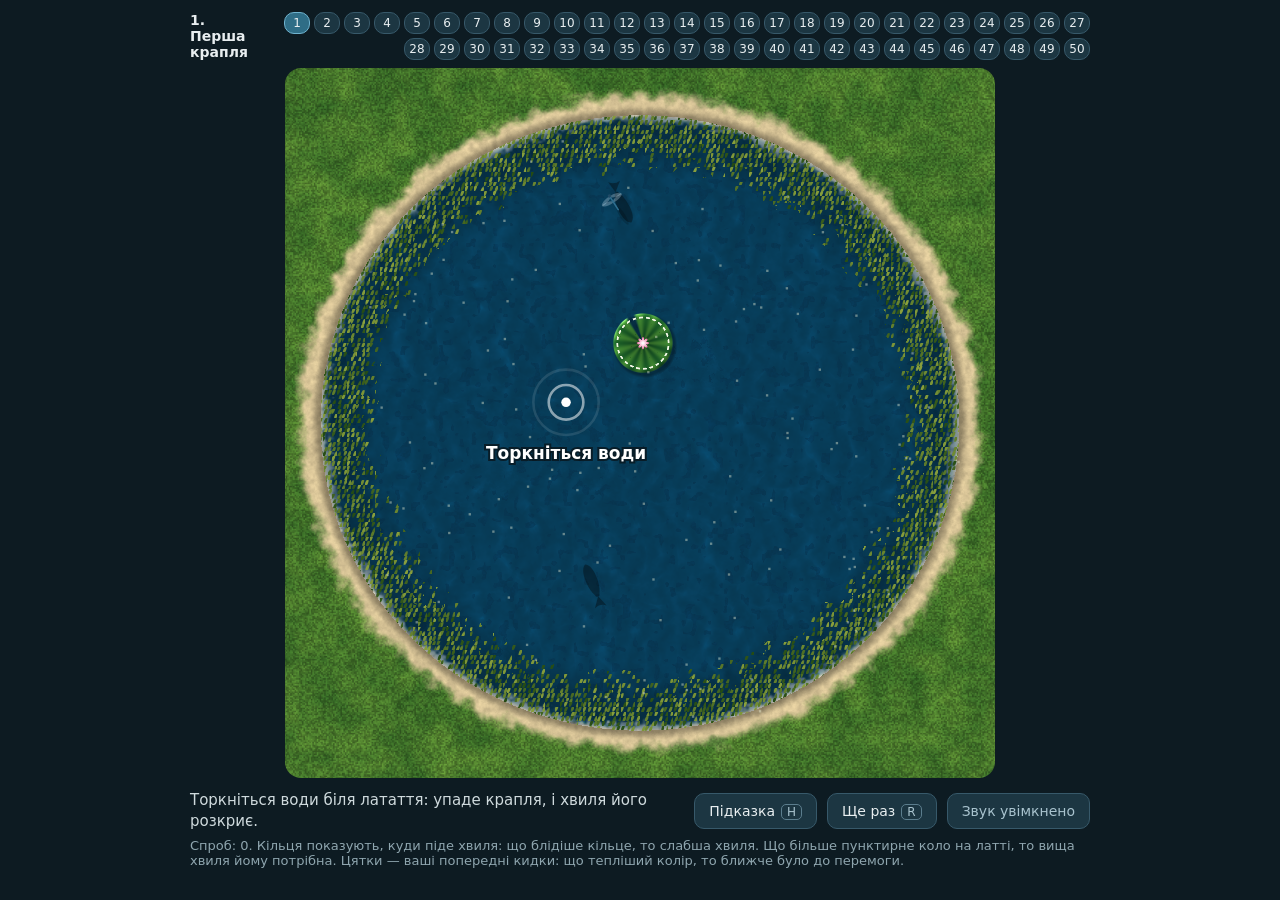
<file: index.html>
<!doctype html>
<html lang="uk"><head><meta charset="utf-8"><meta name="viewport" content="width=device-width,initial-scale=1">
<title>Pleso: одна крапля</title>
<style>
html,body{margin:0;height:100%;background:#0d1b22;color:#e8eef0;font-family:system-ui,-apple-system,Segoe UI,sans-serif}
#wrap{display:flex;flex-direction:column;align-items:center;padding:12px;box-sizing:border-box;min-height:100%}
#top{display:flex;align-items:center;gap:8px;width:100%;max-width:900px;margin-bottom:8px;font-size:14px;color:#a9c3ce}
#top b{font-weight:600;color:#e8eef0;margin-right:auto}
.lv{width:26px;padding:3px 0;text-align:center;font-size:12px}
.lv.done{color:#8fe0b8;border-color:#3f8f72}
#lvs{display:flex;gap:4px;flex-wrap:wrap;justify-content:flex-end}
.lv.cur{background:#2f6d86;border-color:#6fb3cf}
#stage{position:relative;border-radius:16px;overflow:hidden;touch-action:none;cursor:crosshair}
#stage canvas{position:absolute;left:0;top:0;width:100%;height:100%;display:block}
#ov{transition:opacity .3s}
.barx{position:absolute;left:0;width:100%;height:0;background:#000;transition:height .7s cubic-bezier(.2,.7,.2,1)}
#bt{top:0}#bb{bottom:0}
#stage.fin .barx{height:9%}
#rep{position:absolute;left:4%;top:11%;font-size:13px;letter-spacing:.14em;color:#ffe2b0;opacity:0;transition:opacity .4s;pointer-events:none}
#rep.on{opacity:.9}
#fin{position:absolute;left:0;right:0;bottom:13%;text-align:center;opacity:0;transform:translateY(10px);transition:opacity 1s,transform 1s;pointer-events:none;text-shadow:0 2px 14px rgba(0,0,0,.55)}
#fin.on{opacity:1;transform:none}
#fin b{display:block;font-weight:600;font-size:clamp(24px,5.4vw,48px);color:#fff}
#fin span{font-size:clamp(14px,2.4vw,19px);color:#ffe2b0}
#card{position:absolute;inset:0;display:none;align-items:center;justify-content:center;background:rgba(6,18,24,.55)}
#card.on{display:flex}
#card div{max-width:420px;margin:16px;background:#13303c;border:1px solid #37596a;border-radius:16px;padding:22px 24px;text-align:center}
#card small{letter-spacing:.14em;color:#8fc7dc;font-size:12px}
#card h2{margin:8px 0 10px;font-size:24px;font-weight:600}
#card p{margin:0 0 18px;font-size:15px;line-height:1.5;color:#cfdadd}
#bar{display:flex;gap:10px;align-items:center;margin-top:12px;width:100%;max-width:900px}
#msg{flex:1;font-size:15px;line-height:1.4;min-height:42px;color:#cfdadd}
button{font:inherit;font-size:14px;color:#e8eef0;background:#1c3642;border:1px solid #37596a;border-radius:10px;padding:9px 14px;cursor:pointer;white-space:nowrap}
button:hover{background:#25485a}
button.go{background:#2f8f6f;border-color:#63c9a4;color:#fff}
#next,#listen,#clisten{display:none}
kbd{font:inherit;font-size:12px;border:1px solid #5b7d8d;border-radius:5px;padding:0 5px;margin-left:6px;color:#a9c3ce}
#sub{font-size:13px;color:#8fa6af;margin-top:6px;width:100%;max-width:900px}
#snd{color:#a9c3ce}
@media (max-width:600px){#top{flex-wrap:wrap}#top b{flex-basis:100%}#lvs{justify-content:flex-start}#bar{flex-wrap:wrap;gap:8px}#msg{flex-basis:100%;min-height:58px;font-size:14px}#bar button{flex:1}.lv{width:27px;font-size:13px}#sub{font-size:12px}}
@media (pointer:coarse){kbd{display:none}}
</style></head><body><div id="wrap">
<div id="top"><b id="lvname"></b><span id="lvs"></span></div>
<div id="stage"><canvas id="gl"></canvas><canvas id="ov"></canvas><div class="barx" id="bt"></div><div class="barx" id="bb"></div><div id="rep">ПОВТОР · дотик пропускає</div><div id="fin"><b id="fint"></b><span id="fins"></span></div>
<div id="card"><div><small id="cnum"></small><h2 id="cname"></h2><p id="ctext"></p><button id="clisten">Послухати</button> <button class="go" id="cgo">Почати</button></div></div></div>
<div id="bar"><div id="msg"></div><button id="listen">Мелодія<kbd>M</kbd></button><button id="hint">Підказка<kbd>H</kbd></button><button id="again">Ще раз<kbd>R</kbd></button><button id="next" class="go">Далі<kbd>N</kbd></button><button id="snd"></button></div>
<div id="sub">Спроб: <span id="tries">0</span>. Кільця показують, куди піде хвиля: що блідіше кільце, то слабша хвиля. Що більше пунктирне коло на латті, то вища хвиля йому потрібна. Цятки — ваші попередні кидки: що тепліший колір, то ближче було до перемоги.</div>
</div>
<script id="fs" type="x-shader/x-fragment">#version 300 es
precision highp float;
in vec2 v;out vec4 o;
uniform sampler2D uH;uniform float uT,uF,uTilt,uFin,uBase;uniform vec3 uCP,uCT,uUp;
uniform vec4 uPond,uB[6],uBar[4];uniform vec3 uLand[2],uRock[3];uniform float uLt[6];uniform float uReed,uWallW,uNeed;uniform vec3 uWeed[2];uniform vec4 uWall[4];uniform vec4 uDrop;uniform float uFly;uniform vec3 uSun,uTint;uniform float uNight,uRise,uCloudy;uniform vec4 uLeap;uniform vec2 uLeapD;
const float N=120.;
float hash(vec2 p){p=fract(p*vec2(123.34,456.21));p+=dot(p,p+45.32);return fract(p.x*p.y);}
float noise(vec2 p){vec2 i=floor(p),f=fract(p);f=f*f*(3.-2.*f);return mix(mix(hash(i),hash(i+vec2(1,0)),f.x),mix(hash(i+vec2(0,1)),hash(i+vec2(1,1)),f.x),f.y);}
float fbm(vec2 p){float a=.5,s=0.;for(int i=0;i<4;i++){s+=a*noise(p);p=p*2.03+7.1;a*=.5;}return s;}
float H(vec2 s){return texture(uH,s/N).r;}
float ell(vec2 s){vec2 q=(s-uPond.xy)/uPond.zw;return dot(q,q);}
float depthAt(vec2 s){float d=min(1.,(1.-ell(s))*uBase);for(int i=0;i<4;i++){vec2 q=s-uBar[i].xy;d-=uBar[i].z*exp(-dot(q,q)/uBar[i].w);}return clamp(d,.1,2.);}
float shore(vec2 s){float r=(1.-sqrt(ell(s)))*min(uPond.z,uPond.w);for(int i=0;i<2;i++)r=min(r,length(s-uLand[i].xy)-uLand[i].z);return r;}
float segd(vec2 p,vec4 a){vec2 d=a.zw-a.xy,q=p-a.xy;float t=clamp(dot(q,d)/max(dot(d,d),1e-4),0.,1.);return length(q-d*t);}
float wallD(vec2 s){return min(min(segd(s,uWall[0]),segd(s,uWall[1])),min(segd(s,uWall[2]),segd(s,uWall[3])))-uWallW;}
float caus(vec2 p,float t){const float TAU=6.28318;p=mod(p,TAU)-250.;vec2 i=p;float c=1.,k=.005;
for(int n=0;n<4;n++){float tt=t*(1.-(3.5/float(n+1)));i=p+vec2(cos(tt-i.x)+sin(tt+i.y),sin(tt-i.y)+cos(tt+i.x));c+=1./length(vec2(p.x/(sin(i.x+tt)/k),p.y/(cos(i.y+tt)/k)));}
c/=4.;c=1.17-pow(c,1.4);return pow(abs(c),8.);}
vec3 sunCol(){return mix(mix(vec3(1.,.97,.9),vec3(1.,.66,.3),uFin),vec3(.62,.72,.92),uNight);}
vec3 nightSky(vec3 d,vec3 L){float z=max(d.z,0.);vec3 c=mix(vec3(.05,.08,.16),vec3(.01,.02,.06),pow(z,.6));
vec2 q=d.xy/(z+.15)*55.;vec2 cell=floor(q);float st=step(.972,hash(cell))*smoothstep(.42,0.,length(fract(q)-.5))*(.6+.4*sin(uT*2.+hash(cell+3.)*20.));c+=vec3(.9,.95,1.)*st*smoothstep(.02,.2,z);
vec2 mw=d.xy/(z+.25);float bd=dot(mw,vec2(.6,.8))-.2,band=exp(-bd*bd*6.);c+=vec3(.16,.17,.24)*band*fbm(mw*3.)*smoothstep(.02,.3,z);
// a meteor every few seconds: a bright head with a tail that grows, then the whole streak flares and fades in under a second; the water mirrors it too
float mk=floor(uT/6.5),mp=fract(uT/6.5)/.13;if(mp<1.){vec2 fa=vec2(60.)-uCP.xy;vec2 ap=vec2(mod(atan(d.y,d.x)-atan(fa.y,fa.x)+3.1416,6.2832)-3.1416,asin(z)); // azimuth from where the camera looks, and elevation
vec2 m0=vec2((hash(vec2(mk,1.7))-.5)*.9,.1+hash(vec2(mk,4.2))*.22),mv=normalize(vec2(hash(vec2(mk,8.1))-.5,-.45)),hd=m0+mv*mp*.22,ab=mv*.1*min(mp*3.,1.)+1e-5,tl=hd-ab;
float hh=clamp(dot(ap-tl,ab)/dot(ab,ab),0.,1.);c+=vec3(.85,.92,1.)*smoothstep(.0045,0.,length(ap-tl-ab*hh))*hh*hh*sin(mp*3.1416)*1.8*smoothstep(.0,.04,z);}
float md=dot(d,L);c+=vec3(.9,.94,1.)*smoothstep(.9994,.9997,md)+vec3(.35,.45,.7)*pow(max(md,0.),60.)*.5;return c;}
vec3 sky(vec3 d,vec3 L){if(uNight>.5)return nightSky(d,L);float z=max(d.z,0.);
vec3 day=mix(vec3(.8,.88,.97),vec3(.3,.55,.92),pow(z,.5)),eve=mix(vec3(1.,.6,.28),vec3(.26,.28,.55),pow(z,.42));
vec3 c=mix(day,eve,uFin);
float cl=smoothstep(.5,.75,fbm(d.xy/(z+.25)*1.3+uT*.01));c=mix(c,mix(vec3(1.),vec3(1.,.72,.55),uFin),cl*.5);
float sd=max(dot(d,L),0.);c+=sunCol()*pow(sd,22.)*.3*(.4+uFin);return c;}
// a body of clear water: refracted tint, sky reflection by Fresnel, a sharp sun glint
vec3 wball(vec3 n,vec3 rd,vec3 L){float F=.04+.96*pow(1.-max(dot(n,-rd),0.),5.);vec3 R=reflect(rd,n);R.z=abs(R.z)+.05;
vec3 body=vec3(.3,.52,.6)*(.45+.55*max(dot(n,L),0.))+vec3(.75,.9,.95)*pow(max(dot(refract(rd,n,.75),L),0.),6.)*.6;
return mix(body,sky(normalize(R),L),clamp(F*1.3+.18,0.,1.))+sunCol()*pow(max(dot(R,L),0.),110.)*2.6;}
// vertical cylinder between z0 and z1
float cylV(vec3 ro,vec3 rd,vec2 c,float r,float z0,float z1,out vec3 nn){vec2 oc=ro.xy-c;float a=dot(rd.xy,rd.xy),b=dot(oc,rd.xy),cc=dot(oc,oc)-r*r,dd=b*b-a*cc;nn=vec3(0.,0.,1.);if(dd<0.||a<1e-6)return -1.;
float t=(-b-sqrt(dd))/a,z=ro.z+rd.z*t;if(t<0.||z<z0||z>z1)return -1.;nn=normalize(vec3(oc+rd.xy*t,0.));return t;}
float sph(vec3 ro,vec3 rd,vec3 c,float r){vec3 oc=ro-c;float b=dot(oc,rd),h=b*b-dot(oc,oc)+r*r;if(h<0.)return -1.;return -b-sqrt(h);}
void main(){vec2 p=vec2(v.x*2.-1.,1.-v.y*2.);
vec3 fw=normalize(uCT-uCP),rt=normalize(cross(uUp,fw)),up=cross(fw,rt);
vec3 rd=normalize(fw*uF+rt*p.x+up*p.y),ro=uCP;
vec3 L=normalize(mix(uSun,vec3(-.16,-.92,.2),uFin*(1.-uNight))),SC=sunCol();
vec3 V=normalize(mix(vec3(0.,.33,1.),-rd,uTilt));
vec3 col;float tHit=1e9;
if(rd.z>-1e-4){col=sky(rd,L)+SC*pow(max(dot(rd,L),0.),600.)*6.;}
else{float t=-ro.z/rd.z;vec2 s=(ro+rd*t).xy;float sh=shore(s);
if(sh>=0.){t=(H(s)*15.*uTilt-ro.z)/rd.z;s=(ro+rd*t).xy;sh=shore(s);}
tHit=t;
if(sh<0.){float tt=clamp(-sh/6.,0.,1.);
vec3 sand=vec3(.86,.78,.6)*(.86+.28*fbm(s*1.3));
vec3 grass=mix(vec3(.17,.36,.13),vec3(.38,.56,.2),fbm(s*.3))*(.75+.5*noise(s*4.));
col=mix(sand,grass,smoothstep(.3,.75,tt+(fbm(s*.45)-.5)*.6));
if(uReed<.5){float st=smoothstep(-3.6,-.2,sh+(noise(s*.7)-.5)*1.6);vec2 gc=floor(s*.55+vec2(0.,floor(s.x*.55)*.5));vec3 stc=vec3(.6,.58,.54)*(.62+.5*hash(gc))*(.8+.3*fbm(s*2.));col=mix(col,stc,st);}
col*=mix(.66,1.,smoothstep(0.,1.8,-sh));col*=mix(vec3(1.),vec3(1.05,.8,.62),uFin*(1.-uNight));col*=1.-.32*uNight;}
else{float h=H(s),e=.75;float hx=H(s+vec2(e,0))-H(s-vec2(e,0)),hy=H(s+vec2(0,e))-H(s-vec2(0,e));
vec2 a=vec2(noise(s*.8+vec2(uT*.55,0.))-.5,noise(s*.8+vec2(5.,uT*.45))-.5)*.05+(vec2(noise(s*2.6-uT*.9),noise(s*2.6+uT*.8+9.))-.5)*.02;float gust=smoothstep(.55,.85,fbm(s*.06+vec2(uT*.035,uT*.02)));a+=(vec2(noise(s*4.1+uT*2.3),noise(s*4.1-uT*2.1+3.))-.5)*.09*gust; // cat's paws: patches of wind ripple that drift across the pond
float slope=clamp(length(vec2(hx,hy))*55.,0.,1.);vec2 cg=vec2(noise(s*5.3+vec2(uT*2.1,0.))-noise(s*5.3+vec2(uT*2.1+.37,0.)),noise(s*5.3+vec2(0.,uT*1.8))-noise(s*5.3+vec2(.37,uT*1.8)))*slope*.9; // capillary ripples riding on the wave's slopes
vec3 n=normalize(vec3(-hx*19.-a.x*.6-cg.x,-hy*19.-a.y*.6-cg.y,1.));
float dep=depthAt(s);vec2 sb=s+n.xy*(2.+11.*dep)+rd.xy/max(-rd.z,.15)*dep*3.*uTilt;if(shore(sb)<.3)sb=s;
vec3 bt=vec3(.86,.78,.6)*(.8+.32*fbm(sb*.8));
bt*=.92+.08*sin(sb.x*1.5+sin(sb.y*.45)*2.+fbm(sb*.3)*6.);
float pb=smoothstep(.7,.76,noise(sb*1.1+30.));bt=mix(bt,vec3(.46,.44,.4)*(.8+.4*noise(sb*4.)),pb*.7);
float lap=H(s+vec2(1,0))+H(s-vec2(1,0))+H(s+vec2(0,1))+H(s-vec2(0,1))-4.*h;
float ca=caus(sb*.36,uT*.65)*(1.15-.75*dep)+max(-lap,0.)*10.;
bt*=(.74+ca)*mix(vec3(1.),vec3(1.1,.85,.6),uFin);
vec3 tr=exp(-dep*dep*vec3(4.4,1.75,1.05));
col=bt*tr+mix(vec3(.01,.16,.28),vec3(.05,.1,.2),uFin)*(1.-tr);col=mix(col,vec3(0.,.02,.07),smoothstep(1.03,1.85,dep)*.82);col*=1.+clamp(h*6.5,-.4,.7);
col+=mix(vec3(.85,.95,1.),vec3(1.,.85,.6),uFin)*smoothstep(.02,.09,h)*.32;
vec2 so=-normalize(L.xy)*(.6+uFin*1.4);
col*=mix(.6,1.,smoothstep(-.3,1.5,wallD(s-so*2.5)));
for(int i=0;i<3;i++){float ds=length(s-uRock[i].xy-so*uRock[i].z);col*=mix(.6,1.,smoothstep(uRock[i].z*.9,uRock[i].z*1.2,ds));}
for(int i=0;i<6;i++){float dg=length(s-uB[i].xy);col+=vec3(1.,.55,.12)*exp(-dg*dg/60.)*uFin*uB[i].w*(.45+.15*sin(uT*5.+float(i)));
// a glitter path: on rippled water the glow of a lit lily is mirrored by every facet that tilts toward the camera, so it stretches into a broken streak running toward the viewer
vec2 dl=normalize(uCP.xy-uB[i].xy+1e-3),q=s-uB[i].xy;float al=dot(q,dl),ac=dot(q,vec2(-dl.y,dl.x)),wd=1.1+al*.09;
float gl=smoothstep(.55,1.,.5+.5*sin(al*2.1-uT*3.1+n.x*26.+float(i)))*.8+.2;
col+=vec3(1.,.62,.22)*uFin*uTilt*uB[i].w*gl*exp(-ac*ac/(wd*wd))*smoothstep(uNeed+.4,uNeed+2.5,al)*exp(-al/26.)*(.55+.45*uNight);}
float F=.03+.97*pow(1.-max(dot(n,V),0.),5.);
vec3 R=reflect(-V,n);R.z=abs(R.z);
col=mix(col,sky(R,L),clamp(F*1.3,0.,.92));
float sd=max(dot(R,L),0.);col+=SC*(pow(sd,300.)*3.2+pow(sd,40.)*.25*uFin);
float fo=smoothstep(1.7,0.,sh+(noise(s*1.6+uT*.35)-.5)*1.5+sin(uT*1.4+s.x*.3+s.y*.2)*.3);col=mix(col,vec3(.96,.98,.99)*mix(vec3(1.),vec3(1.,.85,.7),uFin),fo*.6);
vec3 TN=mix(vec3(1.),vec3(1.08,.84,.66),uFin*.7);
for(int i=0;i<2;i++){float dw=length(s-uWeed[i].xy)-uWeed[i].z+1.+(fbm(s*.45+float(i)*7.)-.5)*4.5;
float m=smoothstep(1.2,-1.8,dw)*smoothstep(.3,.52,noise(s*2.7+n.xy*3.)+noise(s*6.9)*.4);
vec3 wc=mix(vec3(.17,.4,.09),vec3(.52,.74,.2),noise(s*5.3+3.))*(.72+.45*max(dot(n,L),0.))*TN;
vec2 fg=floor(s*1.9),fq=fract(s*1.9)-.5-(vec2(hash(fg+1.3),hash(fg+5.9))-.5)*.4;float fr=smoothstep(.36,.2,length(fq))*smoothstep(.7,.35,fwidth(s.x)*1.9); // single duckweed fronds, domed: lit on the sun side, dark seams between them
wc*=(.78+.3*fr)*(1.+.9*fr*dot(fq,normalize(L.xy+1e-4)));col=mix(col,wc,m*.93);}
if(uReed>.5){float rb=smoothstep(10.5,3.5,sh+(fbm(s*.55)-.5)*4.);col*=1.-rb*.22;
vec2 gg=floor(s*1.25);vec2 cc=(gg+.5+(vec2(hash(gg+3.1),hash(gg+7.7))-.5)*.75)/1.25;vec2 q=s-cc-vec2(sin(uT*1.3+gg.x)*.06,0.);
float dd=length(vec2(q.x+q.y*.35,q.y*.42));float stalk=smoothstep(.36,.14,dd)*step(1.02-rb*.9,hash(gg+.37));
col=mix(col,mix(vec3(.13,.27,.07),vec3(.5,.58,.22),hash(gg+1.7))*(.8+.4*max(dot(n,L),0.))*TN,stalk);}
for(int i=0;i<6;i++){vec2 q=s-uB[i].xy;float sc=1.+clamp(H(uB[i].xy)*2.4,-.12,.32);float r=length(q)/sc;if(r<uNeed+1.6){float a=atan(q.y,q.x),w=uB[i].z,lit=uB[i].w;
float notch=smoothstep(.05,.2,abs(a-(float(i)*1.3-2.))-.02);
float pad=smoothstep(uNeed+.8,uNeed+.55,r)*notch;
// the leaf is not flat: its lip curls up, it casts a soft shadow on the water away from the sun, radial veins run from the stem, and the sunny lip glints wet
float rs=length(q+normalize(L.xy+1e-4)*.55)/sc;col*=1.-.3*(1.-pad)*smoothstep(uNeed+1.25,uNeed+.6,rs)*(1.-uNight*.7);
float rim=smoothstep(uNeed-.1,uNeed+.7,r),tl=dot(q/max(length(q),1e-3),normalize(L.xy+1e-4))*rim;
float vein=smoothstep(.09,0.,abs(fract(a*1.751+.5)-.5)*6.283*r)*smoothstep(.2,.7,r)*(1.-rim);
vec3 pc=mix(vec3(.11,.38,.15),vec3(.27,.56,.2),.5+.5*cos(a*11.))*(.7+.4*r/(uNeed+.8))*(.65+.55*max(dot(n,L),0.))*TN*(.9+.5*(sc-1.))*(1.+.4*tl)*(1.-.2*vein);
col=mix(col,pc,pad*.97);
col+=SC*pad*pow(max(tl,0.),4.)*.3;
col=mix(col,vec3(1.,1.,.95),(1.-lit)*.95*smoothstep(.24,.06,abs(length(q)-uNeed))*step(.45,fract(a*3.82)));
float ro2=1.15+(uNeed-1.25)*w,l1=.5+.5*pow(abs(cos(a*4.)),.55),l2=.5+.5*pow(abs(sin(a*4.)),.55);
float p1=smoothstep(ro2*l1,ro2*l1-.28,r);vec3 c1=mix(vec3(1.,.96,.95),vec3(.96,.5,.7),smoothstep(0.,ro2,r))*(.82+.18*smoothstep(ro2*l1,ro2*l1*.6,r));
col=mix(col,c1*TN,p1);
float ri=ro2*.63,p2=smoothstep(ri*l2,ri*l2-.22,r);vec3 c2=mix(vec3(1.),vec3(1.,.7,.82),smoothstep(0.,ri,r))*(.86+.14*smoothstep(ri*l2,ri*l2*.6,r));
col=mix(col,c2*TN,p2);
float cr=.3+.6*min(w,1.);col=mix(col,mix(vec3(.9,.62,.16),vec3(1.,.86,.32),lit),smoothstep(cr,cr-.18,r)*smoothstep(.2,.55,w));
col+=vec3(.42,.26,.06)*lit*(.6+uFin)*smoothstep(uNeed+.3,0.,r)*(.75+.25*sin(uT*5.+float(i)));}}
}
col*=1.-.2*uCloudy*smoothstep(.48,.72,fbm(s*.025+vec2(uT*.012,uT*.006))); // shadows of clouds drifting over the pond on a cool day
float fd=length(s-60.);col=mix(col,sky(normalize(vec3(rd.xy,.02)),L),smoothstep(110.,700.,fd)*uTilt);}
// reeds as standing stalks: each stalk is a vertical line, tested against the ray's footprint on the water
if(uReed>.5&&uTilt>.02&&rd.z<-1e-4){float t0=-ro.z/rd.z;vec2 s0=(ro+rd*t0).xy,dz=rd.xy/rd.z;float sa=shore(s0),sc2=shore(s0+dz*6.);
if(min(sa,sc2)<11.&&max(sa,sc2)>-.5){float zb=-1.,db=1.,hb=1.,cb=0.;
for(int k=0;k<14;k++){float z=6.*(1.-float(k)/13.);vec2 sp=s0+dz*z;float shp=shore(sp);if(shp<.2||shp>10.5)continue;
vec2 gg=floor(sp*1.25);float rb=smoothstep(10.5,3.5,shp+(noise(sp*.55)-.5)*3.);if(hash(gg+.37)<1.02-rb*.9)continue;
vec2 cc=(gg+.5+(vec2(hash(gg+3.1),hash(gg+7.7))-.5)*.75)/1.25;float hz=(2.4+3.4*hash(gg+5.5))*min(1.,uTilt*1.6);
float zs=clamp(dot(cc-s0,dz)/(dot(dz,dz)+1e-4),0.,hz);float dd=length(s0+dz*zs-cc-vec2(sin(uT*1.3+gg.x)*.05*zs,0.));
if(dd<.17&&zs>zb){zb=zs;db=dd;hb=hz;cb=hash(gg+1.7);}}
if(zb>=0.&&t0+zb/rd.z<tHit){vec3 rc=mix(vec3(.1,.22,.06),vec3(.5,.6,.24),cb)*(.55+.6*zb/hb);
if(cb>.45&&zb>hb-1.1&&zb<hb-.15)rc=vec3(.34,.21,.1);
col=mix(col,rc*mix(vec3(1.),vec3(1.1,.82,.6),uFin),smoothstep(.17,.08,db));tHit=t0+zb/rd.z;}}}
// flowers with volume: three layers of petals above the leaf
if(rd.z<-1e-4){for(int i=0;i<6;i++){float w=uB[i].z;if(w<.06)continue;vec2 c=uB[i].xy;float hw=H(c)*15.*uTilt;
for(int k=3;k>=1;k--){float zz=hw+float(k)*.55*(.35+.65*min(w,1.)),tk=(zz-ro.z)/rd.z;if(tk>tHit)continue;vec2 q=(ro+rd*tk).xy-c;float r=length(q),a=atan(q.y,q.x)+float(k)*.42;
float rk=(1.15+(uNeed-1.25)*w)*(1.-.2*float(k)),l1=.5+.5*pow(abs(cos(a*4.)),.55);
if(r<rk*l1-.12){vec3 pc=mix(vec3(1.,.97,.95),vec3(.97,.5,.72),smoothstep(0.,rk,r))*(.78+.09*float(k));
if(k==3&&r<.3+.5*min(w,1.))pc=mix(vec3(.9,.62,.16),vec3(1.,.86,.32),uB[i].w);
col=pc*mix(vec3(1.),vec3(1.08,.84,.66),uFin*.7)*(.86+.22*max(L.z,0.));tHit=tk;break;}}}}
vec3 Hh=normalize(L+V);
for(int i=0;i<3;i++){if(uRock[i].z<.5)continue;vec3 c=vec3(uRock[i].xy,-uRock[i].z*.3);float ts=sph(ro,rd,c,uRock[i].z*1.05);if(ts>0.&&ts<tHit){tHit=ts;vec3 q=ro+rd*ts;vec2 s=q.xy;
vec3 n=normalize(normalize(q-c)+vec3((noise(s*1.7)-.5)*.5,(noise(s*1.7+4.)-.5)*.5,0.));
vec3 base=vec3(.56,.55,.52)*(.72+.5*fbm(s*.9+float(i)*3.));base=mix(base,vec3(.3,.36,.22),smoothstep(.55,.8,fbm(s*.7+2.))*.5);
col=base*(.3+.9*max(dot(n,L),0.))*mix(vec3(1.),vec3(1.15,.8,.55),uFin)+SC*pow(max(dot(n,Hh),0.),30.)*.12;col*=mix(.55,1.,smoothstep(0.,2.,q.z));}}
if(rd.z<-1e-4){for(int k=0;k<6;k++){float zz=2.5-float(k)*.5,tk=(zz-ro.z)/rd.z;if(tk>tHit)break;vec2 s=(ro+rd*tk).xy;if(wallD(s)<0.&&shore(s)>-3.){
vec2 gc=floor(vec2(s.x*.4+floor(s.y*.7)*.5,s.y*.7));vec3 base=vec3(.6,.58,.54)*(.7+.35*hash(gc))*(.82+.3*fbm(s*1.9));
col=base*(k==0?.72+.4*max(L.z,0.):.5)*mix(vec3(1.),vec3(1.15,.8,.55),uFin);tHit=tk;break;}}}
// slow-motion impact of the replay drop: the falling drop, a crown of droplets thrown out and up,
// the Worthington jet that rises as the crater closes, and the drop that pinches off its tip and falls back.
// Gravity here is 30 units/s^2 of impact time; the jet peaks at 0.53 s and the pinched drop lands at 1.33 s.
if(uDrop.w>.5){vec2 c=uDrop.xy;float td=uDrop.z,hw=H(c)*15.*uTilt,th;vec3 nn;
if(td<0.){vec3 pc=vec3(c,max(hw,0.)-td*26.+.9);th=sph(ro,rd,pc,1.25);if(th>0.&&th<tHit){tHit=th;col=wball(normalize(ro+rd*th-pc),rd,L);}}
else{for(int k=0;k<16;k++){float fk=float(k),a=fk*.3927+hash(vec2(fk,3.))*.25,vh=6.+5.*hash(vec2(fk,7.)),vz=8.+6.*hash(vec2(fk,11.));
float z=vz*td-15.*td*td;if(z<-.4)continue;float rr=.36+.26*hash(vec2(fk,5.));vec3 pc=vec3(c+vec2(cos(a),sin(a))*(1.6+vh*td),z+rr*.5);
th=sph(ro,rd,pc,rr);if(th>0.&&th<tHit){tHit=th;col=wball(normalize(ro+rd*th-pc),rd,L);}}
float tj=td-.18;if(tj>0.&&tj<.7){float hj=6.8*sin(3.14159*tj/.7),rj=.5+.42*(1.-tj/.7),zb=min(hw,0.)-1.;
if(hj>.3){th=cylV(ro,rd,c,rj,zb,hj,nn);if(th>0.&&th<tHit){tHit=th;col=wball(nn,rd,L);}
for(int m=1;m<4;m++){float fm=float(m);th=cylV(ro,rd,c,rj*(1.+fm*.45),zb,hj*(.42-fm*.11),nn);if(th>0.&&th<tHit){tHit=th;col=wball(nn,rd,L);}}
if(tj<.35){vec3 pc=vec3(c,hj);th=sph(ro,rd,pc,rj*1.5);if(th>0.&&th<tHit){tHit=th;col=wball(normalize(ro+rd*th-pc),rd,L);}}}}
float tp=td-.53;if(tp>0.){float z=7.4+3.*tp-15.*tp*tp;if(z>-.6){vec3 pc=vec3(c,z);th=sph(ro,rd,pc,1.);if(th>0.&&th<tHit){tHit=th;col=wball(normalize(ro+rd*th-pc),rd,L);}}}}}
// a fish leaping at dusk: a ballistic arc out of the water and back, its body pitched along the arc, silver on the back and white below
if(uLeap.w>.5){float sl=uLeap.z,hz=4.*8.*sl*(1.-sl),dz=4.*8.*(1.-2.*sl)/16.,pt=atan(dz,1.);vec2 c=uLeap.xy+uLeapD*16.*sl;vec3 ax=normalize(vec3(uLeapD*cos(pt),sin(pt)));
for(int k=0;k<6;k++){float fk=float(k),off=(fk-2.2)*.62,rr=fk==5.?.34:.45+.72*sin(3.14159*(fk+.6)/5.6);vec3 pc=vec3(c,hz+.4)+ax*off*2.4;if(k==5)pc-=ax*.45;float th=sph(ro,rd,pc,rr);
if(th>0.&&th<tHit){tHit=th;vec3 n=normalize(ro+rd*th-pc);float up=n.z;vec3 base=mix(vec3(.93,.94,.9),mix(vec3(.4,.5,.42),vec3(.72,.76,.74),.5+.5*sin(off*3.)),smoothstep(-.2,.3,up));
vec3 R=reflect(rd,n);col=base*(.35+.75*max(dot(n,L),0.))*mix(vec3(1.),vec3(1.12,.86,.62),uFin)+SC*pow(max(dot(R,L),0.),40.)*.9+sky(normalize(vec3(R.xy,abs(R.z)+.05)),L)*.12;}}}
// the very last pond: paper sky lanterns lift off every lily and drift up into the night, swaying, warm, slowly fading
if(uRise>0.){for(int i=0;i<6;i++){if(uB[i].w<.5)continue;for(int k=0;k<3;k++){float sd=float(i*3+k),t0=hash(vec2(sd,9.))*3.,tt=uRise-t0;if(tt<0.)continue;
vec3 lp=vec3(uB[i].xy+vec2(sin(tt*.5+sd)*1.5+tt*.9,cos(tt*.4+sd)*1.2-tt*.5),1.5+tt*2.6*(.7+.5*hash(vec2(sd,4.))));vec3 q=lp-ro;float tb=dot(q,rd);if(tb<0.||tb>tHit+2.)continue;
float d=length(q-rd*tb),px2=tb*.004+.25,fade=exp(-tt/14.)*min(1.,tt*2.),fl=.85+.15*sin(uT*9.+sd*3.);col+=(vec3(1.,.62,.25)*exp(-d*d/(px2*px2))*1.4+vec3(1.,.5,.2)*exp(-d*d/(px2*px2*20.))*.35)*fade*fl;}}}
// fireflies over the opened lilies at dusk
if(uFly>.01){for(int i=0;i<6;i++){if(uB[i].w<.5)continue;for(int k=0;k<5;k++){float sd=float(i*5+k);
vec3 fp=vec3(uB[i].xy+vec2(sin(uT*.61+sd*2.1),cos(uT*.47+sd*1.3))*(3.+6.*hash(vec2(sd,1.))),1.5+5.*hash(vec2(sd,2.))+sin(uT*.83+sd)*1.1);
vec3 q=fp-ro;float tb=dot(q,rd);if(tb<0.||tb>tHit+2.)continue;float d=length(q-rd*tb),px2=tb*.006+.05,bl=.25+.75*pow(.5+.5*sin(uT*2.3+sd*4.1),3.);
col+=vec3(1.,.86,.4)*(exp(-d*d/(px2*px2))*2.4+exp(-d*d/(px2*px2*25.))*.4)*uFly*bl;}}}
for(int i=0;i<6;i++){if(uB[i].w>.5){vec2 c=uB[i].xy;float dd=dot(rd.xy,rd.xy)+1e-5,tb=dot(c-ro.xy,rd.xy)/dd,zb=ro.z+rd.z*tb,d=length(ro.xy+rd.xy*tb-c),lt=uLt[i],hg=9.+34.*exp(-lt*1.3);
float g=exp(-d*d/(1.2+2.5*exp(-lt*3.)))*smoothstep(0.,1.5,zb)*exp(-max(zb,0.)/hg)*step(0.,tb)*step(tb,tHit+3.);
col+=vec3(1.,.78,.35)*g*(.55+1.6*exp(-lt*2.))*uTilt;}}
col*=mix(uTint,vec3(1.),uFin*(1.-uNight));col*=1.-uFin*.35*smoothstep(.5,1.4,length(p));
o=vec4(col,1.);}
</script>
<script>
//CORE>
const N=120,STEPS=760,DAMP=0.9982,RB=10,DISP=0.07;
const blk=new Uint8Array(N*N),dep=new Float32Array(N*N),c2=new Float32Array(N*N),dmp=new Float32Array(N*N),cE=new Float32Array(N*N),cS=new Float32Array(N*N),bb=new Float32Array(N*N),AA=new Float32Array(N*N);
let A1=new Float32Array(N*N),A2=new Float32Array(N*N),OP=new Int32Array(0);
const nE=new Int32Array(N*N),nW=new Int32Array(N*N),nS=new Int32Array(N*N),nN=new Int32Array(N*N);
let LV=null,BUOYS=[],U=new Float32Array(N*N),P=new Float32Array(N*N),Q=new Float32Array(N*N),MX=[],ARR=[],QS=[],MQ=[],STEP=0;
function segd(x,y,a){const dx=a[2]-a[0],dy=a[3]-a[1],t=Math.max(0,Math.min(1,((x-a[0])*dx+(y-a[1])*dy)/(dx*dx+dy*dy||1)));return Math.hypot(x-a[0]-dx*t,y-a[1]-dy*t)}
function buildLevel(L){LV=L;BUOYS=L.lilies;QS=L.quiet||[];blk.fill(0);const[cx,cy,rx,ry]=L.pond;
for(let y=0;y<N;y++)for(let x=0;x<N;x++){const i=y*N+x;const e=((x-cx)/rx)**2+((y-cy)/ry)**2;let out=e>=1||x<1||y<1||x>N-2||y>N-2;
let sh=(1-Math.sqrt(e))*Math.min(rx,ry);
for(const[lx,ly,lr]of L.lands||[]){const dl=Math.hypot(x-lx,y-ly)-lr;if(dl<0)out=true;sh=Math.min(sh,dl)}
if(out){blk[i]=1;dep[i]=0;c2[i]=0;dmp[i]=0;continue}
for(const[rx2,ry2,rr]of L.rocks||[])if((x-rx2)**2+(y-ry2)**2<rr*rr)blk[i]=1;
for(const w of L.walls||[])if(segd(x,y,w)<w[4])blk[i]=1;
let d=Math.min(1,(1-e)*L.base);for(const[bx,by,ba,bw]of L.bars||[])d-=ba*Math.exp(-((x-bx)**2+(y-by)**2)/bw);
d=Math.max(0.1,Math.min(2,d));dep[i]=d;c2[i]=0.25*(0.22+0.78*d);bb[i]=Math.min(0.5,DISP*d*d);
let a=0;if(L.reeds&&sh<RB)a=0.5*((RB-sh)/RB)**2;
for(const[wx,wy,wr]of L.weeds||[]){const dd=Math.hypot(x-wx,y-wy);if(dd<wr)a=Math.max(a,0.05*Math.min(1,(wr-dd)/3))}
dmp[i]=1-a}
for(let i=0;i<N*N-N;i++){cE[i]=blk[i]||blk[i+1]?0:0.5*(c2[i]+c2[i+1]);cS[i]=blk[i]||blk[i+N]?0:0.5*(c2[i]+c2[i+N])}
const op=[];for(let y=1;y<N-1;y++)for(let x=1;x<N-1;x++){const i=y*N+x;if(blk[i])continue;op.push(i);nE[i]=blk[i+1]?i:i+1;nW[i]=blk[i-1]?i:i-1;nS[i]=blk[i+N]?i:i+N;nN[i]=blk[i-N]?i:i-N}OP=Int32Array.from(op);
simReset()}
function simReset(){U.fill(0);P.fill(0);Q.fill(0);MX=BUOYS.map(()=>0);ARR=BUOYS.map(()=>0);MQ=QS.map(()=>0);STEP=0}
function simDrop(dx,dy){for(let y=-7;y<=7;y++)for(let x=-7;x<=7;x++){const X=dx+x,Y=dy+y;if(X<1||Y<1||X>=N-1||Y>=N-1||blk[Y*N+X])continue;const v=-Math.exp(-(x*x+y*y)/7);U[Y*N+X]=v;P[Y*N+X]=v}}
// Linear Boussinesq water: u_tt - b*lap(u_tt) = div(c2*grad u). Deep water (large b) is dispersive:
// short ripples lag behind the front and form a ring train; shallow water (b near 0) is not.
// The acceleration is found with four Jacobi sweeps; an even count keeps every mode stable.
function simTick(){const n=OP.length;for(let j=0;j<n;j++){const i=OP[j],c=U[i];
AA[i]=cE[i]*(U[i+1]-c)+cE[i-1]*(U[i-1]-c)+cS[i]*(U[i+N]-c)+cS[i-N]*(U[i-N]-c)}
let src=AA,dst=A1;for(let k=0;k<4;k++){for(let j=0;j<n;j++){const i=OP[j],b=bb[i];
dst[i]=(AA[i]+b*(src[nE[i]]+src[nW[i]]+src[nS[i]]+src[nN[i]]))/(1+4*b)}
src=dst;dst=dst===A1?A2:A1}
for(let j=0;j<n;j++){const i=OP[j],c=U[i];Q[i]=(c+(c-P[i])*dmp[i]+src[i])*DAMP}
const q=P;P=U;U=Q;Q=q;STEP++;
for(let k=0;k<BUOYS.length;k++){const v=Math.abs(U[BUOYS[k][1]*N+BUOYS[k][0]]);if(v>MX[k])MX[k]=v;if(!ARR[k]&&v>=LV.T)ARR[k]=STEP}
for(let k=0;k<QS.length;k++){const v=Math.abs(U[QS[k][1]*N+QS[k][0]]);if(v>MQ[k])MQ[k]=v}}
function woke(){for(let k=0;k<QS.length;k++)if(MQ[k]>=LV.Tq)return 1;return 0}
function judge(){const t=LV.tune,n=BUOYS.length;if(ARR.some(a=>!a))return{ok:0,err:999,ord:[]};const ord=BUOYS.map((_,k)=>k).sort((a,b)=>ARR[a]-ARR[b]);let ok=1,err=0;
for(let i=0;i<n;i++){if(t.f[ord[i]]!==t.f[i])ok=0;if(i){if(ARR[ord[i]]-ARR[ord[i-1]]<5)ok=0;err=Math.max(err,Math.abs(ARR[ord[i]]-ARR[ord[0]]-t.on[i]*t.unit))}}
if(err>t.tol)ok=0;return{ok,err,ord}}
function canDrop(x,y){if(x<1||y<1||x>=N-1||y>=N-1||blk[y*N+x])return 0;for(const[bx,by]of BUOYS)if(Math.hypot(bx-x,by-y)<16)return 0;for(const[bx,by]of QS)if(Math.hypot(bx-x,by-y)<12)return 0;return 1}
//<CORE
const LEVELS=[
{name:'Перша крапля',nocard:1,lesson:'Торкніться води: упаде крапля, і хвиля розкриє латаття. Що ближче крапля, то вища хвиля.',pond:[60,60,54,52],reeds:1,base:30,lilies:[[60,46]],T:0.0708,hint:[51,60,13],best:[47,56]},
{name:'Відстань',lesson:'Що далі біжить хвиля, то нижчою вона стає. Знайдіть місце, звідки хвиля дійде до обох латать ще високою.',pond:[60,60,54,50],reeds:1,base:30,lilies:[[30,60],[90,60]],T:0.0643,hint:[63,63,13],best:[59,59]},
{name:'Камінь',lesson:'Камінь затуляє хвилю: за ним лишається тиха тінь. Киньте краплю так, щоб жодне латаття не сховалося за каменем.',pond:[60,60,54,50],reeds:1,base:30,rocks:[[70,60,8]],lilies:[[30,60],[92,60]],T:0.0634,hint:[64,67,13],best:[68,71]},
{name:'Ряска',lesson:'Ряска на поверхні гасить хвилю. Знайдіть місце, звідки хвиля обійде зелену пляму.',pond:[60,60,55,50],reeds:1,base:30,weeds:[[60,60,14]],lilies:[[28,60],[92,60]],T:0.0595,hint:[63,39,13],best:[59,35]},
{name:'Мілина',lesson:'Світле дно — це мілина. Над нею хвиля сповільнюється і росте вгору, як цунамі біля берега. Лататтю на мілині вистачить і далекої хвилі.',pond:[60,60,55,50],reeds:1,base:30,bars:[[90,60,.9,260]],lilies:[[28,60],[90,60]],T:0.0882,hint:[45,54,13],best:[41,50]},
{name:'Щедрик',lesson:'Кожне латаття — це нота, і хвиля грає їх по черзі. Знайдіть місце, звідки одна крапля зіграє «Щедрик»: рожева, жовта, знову рожева, синя. Кільця показують, куди хвиля дійде раніше.',pond:[60,60,54,50],reeds:1,base:30,lilies:[[40,60],[60,32],[78,86],[95,48]],T:0.012,tune:{title:'«Щедрик»',f:[466.16,440,466.16,392],on:[0,2,3,4],unit:30,tol:20},hint:[26,56,13],best:[22,60]},
{name:'Щілина',lesson:'Крізь вузьку щілину хвиля виходить новим колом, ніби там упала ще одна крапля. Так вона потрапляє за стіну.',pond:[60,60,55,52],reeds:1,base:30,walls:[[4,60,53,60,2.2],[67,60,116,60,2.2]],lilies:[[34,88],[86,88],[60,26]],T:0.0347,hint:[63,58,13],best:[59,62]},
{name:'Лінза',lesson:'Над мілиною хвиля завертає, як світло в лінзі. Кругла мілина збирає хвилю в одну точку за собою.',pond:[60,60,54,56],reeds:1,base:30,bars:[[60,58,.9,200]],lilies:[[60,20],[60,92]],T:0.0586,hint:[63,42,13],best:[59,38]},
{name:'Ставок',lesson:'Тепер усе разом: відстань, каміння, мілини, ряска і кам’яні береги. Одна крапля, чотири латаття.',pond:[60,60,56,53],base:2.6,lands:[[64,122,24],[-4,14,26]],rocks:[[44,60,7],[80,44,6],[72,86,8]],bars:[[60,30,.75,260],[92,66,.7,180],[26,80,.6,200]],weeds:[[52,84,8]],lilies:[[24,50],[90,24],[40,98],[100,78]],T:0.0526,hint:[33,36,13],best:[29,32]},
{name:'Відбиття',lesson:'Очерет хвилю гасив, а кам’яний берег її відбиває. У довгому ставку відбиті хвилі знову сходяться в одній точці на іншому кінці. Це латаття велике: щоб розкрити його до межі, потрібна дуже висока хвиля, і зблизька однієї краплі не вистачить.',pond:[60,60,56,36],base:30,lilies:[[103,60]],T:0.1524,hint:[21,63,13],best:[17,59]},
{name:'Доля стукає',lesson:'Три однакові ноти й одна нижча: так починається П\u2019ята симфонія Бетховена. Три сині латаття мають прозвучати рівно одне за одним, а фіолетове останнім.',pond:[60,60,54,50],reeds:1,base:30,lilies:[[60,78],[37,73],[87,57],[50,35]],T:0.012,tune:{title:'мотив Бетховена',f:[392,392,392,311.13],on:[0,1,2,3],unit:30,tol:14},hint:[56,91,13],best:[60,95]},
{name:'Ода за стіною',lesson:'Початок «Оди до радості»: дві зелені ноти, оранжева, синя. Дві з них сховані за стіною, і хвиля дістанеться до них лише крізь щілину.',pond:[60,60,54,50],reeds:1,base:30,walls:[[60,4,60,50,2.2],[60,70,60,116,2.2]],lilies:[[42,60],[41,32],[71,60],[76,44]],T:0.012,tune:{title:'«Оду до радості»',f:[329.63,329.63,349.23,392],on:[0,1,2,3],unit:30,tol:12},hint:[24,58,13],best:[20,62]},
{name:'Канал',lesson:'Між двома стінами хвилі нікуди розходитися, тому вона майже не слабшає. Канал донесе її до далекого латаття.',pond:[60,60,55,52],reeds:1,base:30,walls:[[52,52,108,52,2.2],[52,68,108,68,2.2]],lilies:[[102,60],[30,30],[30,90]],T:0.0743,hint:[36,63,13],best:[32,59]},
{name:'Щедрик на мілині',lesson:'Знову «Щедрик», але посеред ставка мілина. Над нею хвиля йде повільніше, тож нота за мілиною запізнюється.',pond:[60,60,54,50],reeds:1,base:30,bars:[[60,60,.9,260]],lilies:[[40,60],[54,26],[73,54],[88,90]],T:0.012,tune:{title:'«Щедрик»',f:[466.16,440,466.16,392],on:[0,2,3,4],unit:30,tol:11},hint:[16,59,13],best:[12,63]},
{name:'Три мілини',lesson:'Три латаття стоять на мілинах, одне на глибині. Згадайте: на мілині хвиля росте сама.',pond:[60,60,55,53],reeds:1,base:30,bars:[[92,40,.9,200],[92,84,.9,200],[40,96,.9,160]],lilies:[[92,40],[92,84],[40,96],[26,40]],T:0.0857,hint:[48,54,13],best:[44,50]},
{name:'Дві щілини',lesson:'У стіні дві щілини, і з кожної виходить своя хвиля. Знайдіть місце, звідки хвиля пройде на обидва боки стіни.',pond:[60,60,55,52],reeds:1,base:30,walls:[[4,56,38,56,2.2],[50,56,70,56,2.2],[82,56,116,56,2.2]],lilies:[[60,92],[60,24]],T:0.0498,hint:[45,60,13],best:[41,56]},
{name:'Коліно',lesson:'Канал повертає за ріг. Хвиля поверне разом із ним.',pond:[60,60,55,52],reeds:1,base:30,walls:[[30,30,94,30,2.2],[30,44,80,44,2.2],[94,30,94,98,2.2],[80,44,80,98,2.2]],lilies:[[87,90],[36,80]],T:0.0323,hint:[30,45,13],best:[26,41]},
{name:'Еліпс і ряска',lesson:'Прямий шлях закрила ряска. Але кам\u2019яні береги довгого ставка все одно зберуть хвилю в одну точку. Це латаття велике: щоб розкрити його до межі, потрібна дуже висока хвиля, і зблизька однієї краплі не вистачить.',pond:[60,60,38,56],base:30,weeds:[[60,60,11]],lilies:[[60,101]],T:0.1409,hint:[63,24,13],best:[59,20]},
{name:'Щедрик і скеля',lesson:'Скеля стоїть на шляху до однієї з нот. Хвиля обійде її, але дорога в обхід довша, і нота прозвучить пізніше.',pond:[60,60,54,50],reeds:1,base:30,rocks:[[58,60,12]],lilies:[[38,60],[55,28],[72,51],[87,82]],T:0.012,tune:{title:'«Щедрик»',f:[466.16,440,466.16,392],on:[0,2,3,4],unit:30,tol:12},hint:[18,56,13],best:[14,60]},
{name:'Плесо',lesson:'Останній ставок. Кам\u2019яні береги й острови відбивають хвилю, мілини її повертають, ряска гасить. Простого місця тут немає: шукайте, де хвилі складуться.',pond:[60,60,56,54],base:2.6,lands:[[120,20,26],[10,118,24]],rocks:[[46,56,8],[80,70,7]],walls:[[60,6,60,34,2.2],[30,84,56,84,2.2]],bars:[[90,44,.8,220],[40,100,.7,180]],weeds:[[72,96,9]],lilies:[[30,36],[90,44],[40,100],[98,90]],T:0.0545,hint:[60,70,13],best:[56,74]},
{name:'Брате Якове',lesson:'Темна вода — це глибока яма. Над нею хвиля біжить швидше, тож нота за ямою прозвучить раніше, ніж здається. Мелодія: «Брате Якове».',pond:[60,60,54,50],reeds:1,base:30,bars:[[62,60,-1,260]],lilies:[[40,60],[43,35],[76,60],[84,85]],T:0.012,tune:{title:'«Брате Якове»',f:[261.63,293.66,329.63,261.63],on:[0,1,2,3],unit:30,tol:13},hint:[24,58,13],best:[20,62]},
{name:'Подвійна лінза',lesson:'Дві мілини одна за одною: перша збирає хвилю, друга передає її далі.',pond:[60,60,56,40],reeds:1,base:30,bars:[[44,60,.9,150],[78,60,.9,150]],lilies:[[100,60],[26,36]],T:0.0648,hint:[30,60,13],best:[26,56]},
{name:'Зіронька',lesson:'Початок «Мерехти, зіронько»: дві червоні ноти, потім дві сині. Сині сховані за стіною, а за щілиною ще й глибока яма.',pond:[60,60,54,50],reeds:1,base:30,walls:[[60,4,60,50,2.2],[60,70,60,116,2.2]],bars:[[84,60,-1,240]],lilies:[[42,60],[41,33],[69,50],[81,48]],T:0.012,tune:{title:'«Мерехти, зіронько»',f:[261.63,261.63,392,392],on:[0,1,2,3],unit:30,tol:11},hint:[21,61,13],best:[17,65]},
{name:'Лабіринт',lesson:'Три стіни ділять ставок на коридори. Хвиля пройде всіма, якщо почати з правильного кінця.',pond:[60,60,55,53],reeds:1,base:30,walls:[[20,40,84,40,2.2],[36,60,104,60,2.2],[20,80,84,80,2.2]],lilies:[[30,50],[94,70],[30,92]],T:0.0162,hint:[18,76,13],best:[14,80]},
{name:'Кам\u2019яна чаша',lesson:'Круглий кам\u2019яний ставок без очерету. Усе, що дійшло до берега, повертається назад.',pond:[60,60,52,52],base:30,lilies:[[60,30],[34,76],[86,76]],T:0.0905,hint:[48,33,13],best:[44,29]},
{name:'Щедрик і дві води',lesson:'Одна нота стоїть за мілиною, інша за ямою: перша запізниться, друга поспішить.',pond:[60,60,54,50],reeds:1,base:30,bars:[[56,38,.9,200],[62,80,-1,240]],lilies:[[40,60],[54,34],[86,80],[98,54]],T:0.012,tune:{title:'«Щедрик»',f:[466.16,440,466.16,392],on:[0,2,3,4],unit:30,tol:10},hint:[18,64,13],best:[14,68]},
{name:'Острови',lesson:'Два острови, скеля і ряска. Кам\u2019яні береги островів теж відбивають хвилю.',pond:[60,60,56,54],base:30,lands:[[44,50,10],[80,72,11]],rocks:[[70,36,6]],weeds:[[40,86,9]],lilies:[[24,56],[60,22],[100,60],[62,98]],T:0.0753,hint:[21,67,13],best:[17,71]},
{name:'Хребет',lesson:'Під водою тягнеться довгий мілкий хребет. Хвиля тримається мілини й біжить уздовж неї, як у каналі.',pond:[60,60,56,50],reeds:1,base:30,bars:[[40,60,.85,90],[56,60,.85,90],[72,60,.85,90],[88,60,.85,90]],lilies:[[98,60],[40,30],[40,90]],T:0.0664,hint:[21,63,13],best:[17,59]},
{name:'З днем народження',lesson:'Чотири ноти, і дві перші звучать майже разом. На шляху стоять скеля і яма.',pond:[60,60,54,50],reeds:1,base:30,rocks:[[60,44,9]],bars:[[64,78,-1,240]],lilies:[[40,60],[41,38],[54,74],[69,49]],T:0.012,tune:{title:'«З днем народження»',f:[392,392,440,392],on:[0,0.75,1,2],unit:32,tol:11},hint:[25,56,13],best:[21,60]},
{name:'Велике плесо',lesson:'Найбільший ставок: острів, скелі, стіни, мілина, яма і ряска. Одна крапля, чотири латаття.',pond:[60,60,56,55],base:2.6,lands:[[60,60,9]],rocks:[[34,40,7],[88,84,7]],walls:[[60,74,60,110,2.2],[84,30,108,44,2.2]],bars:[[90,56,.8,200],[30,84,-1,220]],weeds:[[50,26,9]],lilies:[[22,60],[72,20],[100,66],[44,100]],T:0.053,hint:[36,36,13],best:[32,32]},
{name:'Тиха жабка',lesson:'На листку спить жабка. Розкрийте латаття, але не розбудіть її: хвиля біля жабки має лишитися низькою. Камінь дає тиху тінь.',pond:[60,60,55,51],reeds:1,base:30,rocks:[[57,73,7]],lilies:[[33,58],[90,58]],quiet:[[61,90]],T:0.0477,Tq:0.0292,hint:[58,21,13],best:[62,17]},
{name:'Жабка в рясці',lesson:'Жабка сховалася за ряскою. Ряска гасить хвилю: киньте краплю так, щоб ряска лишилася між хвилею і жабкою.',pond:[60,60,55,51],reeds:1,base:30,weeds:[[59,65,12]],lilies:[[28,48],[91,43]],quiet:[[63,83]],T:0.0418,Tq:0.0212,hint:[54,21,13],best:[50,17]},
{name:'Жабка за стіною',lesson:'Жабка спить за стіною. Хвиля обходить стіну з країв, але слабшає.',pond:[60,60,55,51],reeds:1,base:30,walls:[[25,62,98,62,2.2]],lilies:[[31,37],[89,41]],quiet:[[60,84]],T:0.0571,Tq:0.0061,hint:[57,63,13],best:[53,59]},
{name:'Жабка на мілині',lesson:'Жабка спить на мілині, а там хвиля росте. Тримайте краплю якнайдалі від неї.',pond:[60,60,55,51],reeds:1,base:30,bars:[[90,65,0.9,220]],lilies:[[29,41],[28,80]],quiet:[[90,65]],T:0.0634,Tq:0.1116,hint:[21,60,13],best:[17,56]},
{name:'Ода на шість',lesson:'Шість нот «Оди до радості». Порядок кольорів і ритм показано вгорі.',pond:[60,60,55,51],reeds:1,base:30,lilies:[[36,60],[37,37],[50,86],[68,42],[78,83],[91,48]],T:0.012,tune:{title:'«Оду до радості»',f:[329.63,329.63,349.23,392,392,349.23],on:[0,1,2,3,4,5],unit:24,tol:9},hint:[22,56,13],best:[18,60]},
{name:'Жабка у фокусі',lesson:'Велике латаття стоїть у фокусі кам\u2019яного ставка, а посередині спить жабка.',pond:[60,60,56,38],base:30,lilies:[[103,60]],quiet:[[68,54]],T:0.1219,Tq:0.0817,hint:[15,63,13],best:[11,59]},
{name:'Дві жабки',lesson:'Дві жабки і три латаття. Камінь посередині затуляє не всіх.',pond:[60,60,55,51],reeds:1,base:30,rocks:[[61,57,8]],lilies:[[29,43],[92,43],[56,97]],quiet:[[39,82],[85,74]],T:0.0387,Tq:0.0773,hint:[48,39,13],best:[44,35]},
{name:'Жаб\u2019ячий острів',lesson:'Острів посеред кам\u2019яного ставка. Хвиля обходить його з обох боків і зустрічається позаду.',pond:[60,60,56,54],base:30,lands:[[60,60,11]],lilies:[[24,56],[96,64],[59,25]],quiet:[[36,94],[80,87]],T:0.0819,Tq:0.0989,hint:[42,42,13],best:[38,38]},
{name:'Канал і жабка',lesson:'Канал несе хвилю далеко. Жабки сплять обабіч.',pond:[60,60,55,51],reeds:1,base:30,walls:[[52,52,108,52,2.2],[52,68,108,68,2.2]],lilies:[[102,60],[28,32]],quiet:[[75,83],[34,92]],T:0.0495,Tq:0.0744,hint:[57,61,13],best:[53,65]},
{name:'Брате Якове далі',lesson:'Шість нот «Брате Якове». Яма прискорює хвилю, скеля її затримує.',pond:[60,60,51,55],reeds:1,base:30,rocks:[[40,68,8]],bars:[[74,54,-1,240]],lilies:[[60,84],[36,84],[85,68],[46,50],[82,36],[62,26]],T:0.012,tune:{title:'«Брате Якове»',f:[261.63,293.66,329.63,261.63,261.63,293.66],on:[0,1,2,3,4,5],unit:24,tol:9},hint:[56,98,13],best:[60,102]},
{name:'Жабка за лінзою',lesson:'Мілина збирає хвилю в точку. Жабки сплять трохи збоку від цієї точки.',pond:[60,60,54,56],reeds:1,base:30,bars:[[60,58,0.9,200]],lilies:[[60,20],[60,92]],quiet:[[36,86],[85,81]],T:0.056,Tq:0.0676,hint:[63,42,13],best:[59,38]},
{name:'Яма і жабки',lesson:'Глибока яма розводить хвилю в боки. Скеля затуляє одну з жабок.',pond:[60,60,55,51],reeds:1,base:30,rocks:[[82,43,6]],bars:[[63,58,-1,280]],lilies:[[26,58],[93,70],[61,23]],quiet:[[64,92],[93,36]],T:0.0568,Tq:0.0652,hint:[58,45,13],best:[62,41]},
{name:'Лабіринт із жабкою',lesson:'У коридорах лабіринту сплять дві жабки.',pond:[60,60,55,53],reeds:1,base:30,walls:[[20,40,84,40,2.2],[36,60,104,60,2.2],[20,80,84,80,2.2]],lilies:[[30,50],[94,70]],quiet:[[88,47],[33,72]],T:0.0306,Tq:0.0883,hint:[106,63,13],best:[110,59]},
{name:'Зіронька на шість',lesson:'Шість нот «Мерехти, зіронько», і мілина на шляху.',pond:[60,60,55,51],reeds:1,base:30,bars:[[64,62,0.9,240]],lilies:[[84,60],[82,37],[72,88],[55,41],[47,80],[37,58]],T:0.012,tune:{title:'«Мерехти, зіронько»',f:[261.63,261.63,392,392,440,440],on:[0,1,2,3,4,5],unit:24,tol:10},hint:[98,56,13],best:[102,60]},
{name:'Чаша з жабкою',lesson:'У кам\u2019яній чаші хвиля повертається знову і знову. Жабці треба пережити всі відбиття.',pond:[60,60,52,52],base:30,rocks:[[60,59,7]],lilies:[[59,24],[31,76],[86,78]],quiet:[[53,91]],T:0.0848,Tq:0.0779,hint:[42,33,13],best:[38,29]},
{name:'Хребет і жабки',lesson:'Підводний хребет веде хвилю до далекого латаття повз двох жабок.',pond:[60,60,56,50],reeds:1,base:30,bars:[[40,60,0.85,90],[56,60,0.85,90],[72,60,0.85,90],[88,60,0.85,90]],lilies:[[98,60],[42,29]],quiet:[[58,85],[86,31]],T:0.0626,Tq:0.0549,hint:[21,57,13],best:[17,53]},
{name:'Щедрик двічі',lesson:'Мотив «Щедрика» починається вдруге. Скеля затримує одну з нот.',pond:[60,60,51,55],reeds:1,base:30,rocks:[[44,56,8]],lilies:[[60,32],[38,42],[83,52],[70,66],[47,77],[62,97]],T:0.012,tune:{title:'«Щедрик»',f:[466.16,440,466.16,392,466.16,440],on:[0,2,3,4,6,8],unit:18,tol:8},hint:[56,17,13],best:[60,13]},
{name:'Дзвіночки',lesson:'Усі шість нот однакові, важить лише ритм: три ноти, пауза, ще три. Три ноти сховані за стіною.',pond:[60,60,55,51],reeds:1,base:30,walls:[[62,116,62,72,2.2],[62,48,62,4,2.2]],lilies:[[34,60],[36,81],[45,34],[76,60],[77,78],[91,46]],T:0.012,tune:{title:'ритм дзвіночків',f:[329.63,329.63,329.63,329.63,329.63,329.63],on:[0,1,2,4,5,6],unit:22,tol:9},hint:[18,57,13],best:[14,61]},
{name:'Ода на плесі',lesson:'Знову «Ода до радості», але на шляху мілина, яма і скеля.',pond:[60,60,51,55],reeds:1,base:30,rocks:[[60,58,7]],bars:[[42,70,0.9,200],[80,50,-1,240]],lilies:[[60,84],[38,84],[89,73],[48,56],[84,38],[61,30]],T:0.012,tune:{title:'«Оду до радості»',f:[329.63,329.63,349.23,392,392,349.23],on:[0,1,2,3,4,5],unit:24,tol:10},hint:[56,98,13],best:[60,102]},
{name:'Тихе плесо',lesson:'Останній ставок: чотири латаття, дві жабки і все, що ви вже бачили.',pond:[60,60,56,55],base:2.6,lands:[[61,61,9]],rocks:[[32,40,7],[86,83,7]],walls:[[60,76,60,110,2.2]],bars:[[87,53,0.8,200],[29,87,-1,220]],weeds:[[47,25,9]],lilies:[[23,60],[73,20],[101,63],[45,101]],quiet:[[80,97],[94,39]],T:0.0465,Tq:0.0459,hint:[27,42,13],best:[23,38]}];
const $=id=>document.getElementById(id);
const stage=$('stage'),glc=$('gl'),ov=$('ov'),g=ov.getContext('2d'),finEl=$('fin'),card=$('card');
const gl=glc.getContext('webgl2',{antialias:false});
const say=t=>$('msg').textContent=t;
const SPEED=150,LAST=LEVELS.length-1;
// every ten ponds have their own hour, and the last ten lie under the moon: the sun stands elsewhere, so shadows and glints move, and the light changes colour
const MOODS=[{sun:[-.45,-.55,.7],tint:[1,1,1]},{sun:[.5,-.45,.62],tint:[1.03,1,.93]},{sun:[-.25,.55,.72],tint:[.93,.97,1.02],cloudy:1},{sun:[.62,.28,.55],tint:[1.06,.96,.86]},{sun:[-.35,.4,.62],tint:[.68,.76,.98],night:1}];
let lvI=0,T=0.068,state='card',tries=0,marks=[],splash=null,hintLv=0,acc=0,last=performance.now(),size=600;
let camK=0,camGoal=0,camDur=1.8,theta=0,finT=0,ringT=0,tscale=1,fin=0,finGoal=0,phase='',dropAt=null;
let disp=[0,0,0,0,0,0],wasLit=[0,0,0,0,0,0],bursts=[],litOrder=[],closing=false;
let ringlets=[],fly1=null,leap=null,leapT=0,fish=[],fishT=0,specks=[],fall=null,spray=[],dropT=-1,dropOn=0,foc=0,focGoal=0,fly=0,flyGoal=0,relanded=0;
// pond life: two or three fish glide under the surface, turn away from stone and shore, and dart off when a drop lands near them
function seedFish(){fish=[];const n=2+(lvI%2);let g2=0;while(fish.length<n&&g2++<500){const x=8+Math.random()*(N-16),y=8+Math.random()*(N-16);if(!blk[(y|0)*N+(x|0)]&&dep[(y|0)*N+(x|0)]>.5)fish.push({x,y,a:Math.random()*6.283,v:2.2,s:.85+Math.random()*.4,ph:Math.random()*6,flee:0})}}
function swim(dt){const free=(x,y)=>x>2&&y>2&&x<N-3&&y<N-3&&!blk[(y|0)*N+(x|0)]&&dep[(y|0)*N+(x|0)]>.35;
for(const f of fish){if(splash&&splash.t<.3){const dx=f.x-splash.x,dy=f.y-splash.y,d=Math.hypot(dx,dy);if(d<16&&f.flee<=0){f.flee=1.4;f.a=Math.atan2(dy,dx)+(Math.random()-.5)*.6}}
f.flee-=dt;const sp=f.flee>0?12*Math.min(1,f.flee):2.2;f.v+=(sp-f.v)*Math.min(1,dt*(f.flee>0?8:1.5));f.ph+=dt*(3+f.v*1.6);
f.a+=Math.sin(f.ph*.13+f.s*9)*dt*.5;for(let k=0;k<12;k++){const lx=f.x+Math.cos(f.a)*5,ly=f.y+Math.sin(f.a)*5;if(free(lx,ly))break;f.a+=.45*(f.s>1?1:-1)}
const nx=f.x+Math.cos(f.a)*f.v*dt,ny=f.y+Math.sin(f.a)*f.v*dt;if(free(nx,ny)){f.x=nx;f.y=ny}else f.a+=Math.PI*.6}}
// a dragonfly: hovers, darts to a new spot in a quick straight line, now and then rests on a lily leaf; its wings are a shimmering blur
function dragon(dt,K,px,now){if(!fly1)fly1={x:60,y:30,tx:60,ty:30,h:0,a:0,rest:0};const d=fly1;d.h-=dt;
if(d.h<=0){const onLeaf=BUOYS.length&&Math.random()<.35,b=onLeaf?BUOYS[Math.floor(Math.random()*BUOYS.length)]:null;d.tx=b?b[0]+2.5:10+Math.random()*100;d.ty=b?b[1]-1.5:10+Math.random()*100;d.rest=b?1:0;d.h=(b?3:1)+Math.random()*2.5}
const dx=d.tx-d.x,dy=d.ty-d.y,dist=Math.hypot(dx,dy);if(dist>.3){const v=Math.min(dist,dt*45);d.x+=dx/dist*v;d.y+=dy/dist*v;d.a=Math.atan2(dy,dx)}else{d.x+=Math.sin(now/300)*.01;d.y+=Math.cos(now/370)*.01}
const flying=dist>.3||!d.rest,x=(d.x+.5)*K,y=(d.y+.5)*K,s=K*.9;g.save();if(flying){g.fillStyle='rgba(0,0,0,.18)';g.beginPath();g.ellipse(x+2*s,y+3*s,2*s,.5*s,d.a,0,7);g.fill()}
g.translate(x,y);g.rotate(d.a);g.fillStyle=flying?'rgba(220,240,255,.28)':'rgba(220,240,255,.5)';const fl=flying?.65+.35*Math.sin(now/12):1;
for(const sg of[-1,1])for(const off of[.35,-.25]){g.beginPath();g.ellipse(off*s,sg*1.1*s*fl,.32*s,1.15*s*fl,sg*(off>0?.25:-.2),0,7);g.fill()}
g.strokeStyle='#2f6f8f';g.lineWidth=Math.max(1.2,.3*s);g.lineCap='round';g.beginPath();g.moveTo(.6*s,0);g.lineTo(-2.2*s,0);g.stroke();g.fillStyle='#1f4a66';g.beginPath();g.arc(.85*s,0,.32*s,0,7);g.fill();g.restore()}
function drawFish(K,px){for(const f of fish){const L=5.6*f.s*K,W2=1.3*f.s*K,w=Math.sin(f.ph)*.35;g.save();g.translate((f.x+.5)*K,(f.y+.5)*K);g.rotate(f.a);g.fillStyle='rgba(4,14,20,.48)';
g.beginPath();g.moveTo(L*.55,0);g.bezierCurveTo(L*.45,-W2,-L*.2,-W2*.9,-L*.45,-W2*.15*(1+w));g.lineTo(-L*.45,W2*.15*(1-w));g.bezierCurveTo(-L*.2,W2*.9,L*.45,W2,L*.55,0);g.fill();
g.translate(-L*.45,0);g.rotate(w);g.beginPath();g.moveTo(0,0);g.lineTo(-L*.32,-W2*.75);g.quadraticCurveTo(-L*.22,0,-L*.32,W2*.75);g.closePath();g.fill();g.restore()}}
function seed(){seedFish();specks=[];let g2=0;while(specks.length<150&&g2++<4000){const x=2+Math.random()*(N-4),y=2+Math.random()*(N-4);if(!blk[(y|0)*N+(x|0)])specks.push({x,y,hx:x,hy:y})}}
let hover=null,isDown=false,tt=null,ttKey='',lastRes=null,stars=0,lastJ=null;
const PITCH={466.16:'#ff8fc0',440:'#ffd95a',392:'#6fc3ff',311.13:'#c79bff',261.63:'#ff7b6b',293.66:'#5fe0d0',329.63:'#8fe08a',349.23:'#ffab5e'};
function note(f,t0){tone(f,t0||0,1.2,0.13);tone(f*2,t0||0,0.6,0.03)}
function listen(){const t=LEVELS[lvI].tune;if(!t)return;t.f.forEach((f,i)=>note(f,t.on[i]*t.unit/SPEED))}
const store={get(k){try{return localStorage.getItem(k)}catch(e){return null}},set(k,v){try{localStorage.setItem(k,v)}catch(e){}}};
let doneSet=new Set((store.get('pleso-done2')||'').split(',').filter(Boolean).map(Number));
let muted=store.get('pleso-mute')==='1',AC=null;
function au(){if(muted)return null;if(!AC){const C=window.AudioContext||window.webkitAudioContext;if(!C)return null;AC=new C()}if(AC.state==='suspended')AC.resume();return AC}
function tone(f,t0,dur,vol,type){const a=au();if(!a)return;const t=a.currentTime+t0,o=a.createOscillator(),gn=a.createGain();o.type=type||'sine';o.frequency.setValueAtTime(f,t);gn.gain.setValueAtTime(0.0001,t);gn.gain.exponentialRampToValueAtTime(vol,t+0.015);gn.gain.exponentialRampToValueAtTime(0.0001,t+dur);o.connect(gn);gn.connect(a.destination);o.start(t);o.stop(t+dur+0.05)}
function plop(){const a=au();if(!a)return;const t=a.currentTime,o=a.createOscillator(),gn=a.createGain();o.frequency.setValueAtTime(540,t);o.frequency.exponentialRampToValueAtTime(105,t+0.17);gn.gain.setValueAtTime(0.0001,t);gn.gain.exponentialRampToValueAtTime(0.3,t+0.012);gn.gain.exponentialRampToValueAtTime(0.0001,t+0.32);o.connect(gn);gn.connect(a.destination);o.start(t);o.stop(t+0.35)}
const NOTES=[523.25,659.25,783.99,987.77];
// night ponds: crickets chirp quietly, a few trills now and then, never on the card
let crickT=0;function crickets(dt){if(muted||!MOODS[Math.floor(lvI/10)%MOODS.length].night||state==='card'||!AC)return;crickT-=dt;if(crickT>0)return;crickT=0.6+Math.random()*1.8;const f=4200+Math.random()*900,n=3+Math.floor(Math.random()*3);for(let k=0;k<n;k++)tone(f,k*0.07,0.045,0.012)}
// the same plop slowed down for the replay: an octave lower and four times longer, as a slow-motion film would play it
function plopSlow(){const a=au();if(!a)return;const t=a.currentTime,o=a.createOscillator(),gn=a.createGain();o.frequency.setValueAtTime(270,t);o.frequency.exponentialRampToValueAtTime(52,t+0.7);gn.gain.setValueAtTime(0.0001,t);gn.gain.exponentialRampToValueAtTime(0.32,t+0.05);gn.gain.exponentialRampToValueAtTime(0.0001,t+1.3);o.connect(gn);gn.connect(a.destination);o.start(t);o.stop(t+1.35)}
function chime(k){tone(NOTES[k%4],0,1.3,0.11);tone(NOTES[k%4]*2,0,0.7,0.035)}
function sndLabel(){$('snd').textContent=muted?'Звук вимкнено':'Звук увімкнено'}
function resize(){const css=Math.max(240,Math.min(innerWidth-24,innerHeight-(innerWidth<600?330:190),900)),dpr=Math.min(devicePixelRatio||1,2);stage.style.width=stage.style.height=css+'px';size=Math.round(css*dpr);glc.width=glc.height=ov.width=ov.height=size;if(gl)gl.viewport(0,0,size,size)}
addEventListener('resize',resize);resize();
let prog,U_={},tex;
if(!gl){say('Цей браузер не підтримує WebGL2, тому воду показати не можна.')}else{
const sh=(t,src)=>{const s=gl.createShader(t);gl.shaderSource(s,src);gl.compileShader(s);if(!gl.getShaderParameter(s,gl.COMPILE_STATUS))console.error(gl.getShaderInfoLog(s));return s};
prog=gl.createProgram();gl.attachShader(prog,sh(gl.VERTEX_SHADER,'#version 300 es\nout vec2 v;void main(){vec2 p=vec2(float((gl_VertexID<<1)&2),float(gl_VertexID&2))*2.-1.;v=vec2(p.x*.5+.5,.5-p.y*.5);gl_Position=vec4(p,0.,1.);}'));
gl.attachShader(prog,sh(gl.FRAGMENT_SHADER,$('fs').textContent));gl.linkProgram(prog);if(!gl.getProgramParameter(prog,gl.LINK_STATUS))console.error(gl.getProgramInfoLog(prog));gl.useProgram(prog);
for(const n of['uT','uB','uF','uTilt','uFin','uCP','uCT','uUp','uPond','uLand','uRock','uBar','uBase','uLt','uReed','uWeed','uWall','uWallW','uNeed','uDrop','uFly','uSun','uTint','uLeap','uLeapD','uNight','uRise','uCloudy'])U_[n]=gl.getUniformLocation(prog,n);
tex=gl.createTexture();gl.bindTexture(gl.TEXTURE_2D,tex);gl.texStorage2D(gl.TEXTURE_2D,1,gl.R16F,N,N);
gl.texParameteri(gl.TEXTURE_2D,gl.TEXTURE_MIN_FILTER,gl.LINEAR);gl.texParameteri(gl.TEXTURE_2D,gl.TEXTURE_MAG_FILTER,gl.LINEAR);gl.texParameteri(gl.TEXTURE_2D,gl.TEXTURE_WRAP_S,gl.CLAMP_TO_EDGE);gl.texParameteri(gl.TEXTURE_2D,gl.TEXTURE_WRAP_T,gl.CLAMP_TO_EDGE);
gl.bindVertexArray(gl.createVertexArray())}
const lvs=$('lvs');LEVELS.forEach((L,k)=>{const b=document.createElement('button');b.className='lv';b.textContent=k+1;b.title=L.name;b.onclick=()=>setLevel(k);lvs.appendChild(b)});
function paintLv(){document.querySelectorAll('.lv').forEach((b,k)=>{b.classList.toggle('cur',k===lvI);b.classList.toggle('done',doneSet.has(k))})}
function setLevel(i){lvI=i;const L=LEVELS[i];buildLevel(L);T=L.T;tries=0;marks=[];hintLv=0;lastRes=null;$('tries').textContent=0;store.set('pleso-level2',i);
paintLv();$('lvname').textContent=(i+1)+'. '+L.name;
if(gl){gl.uniform4f(U_.uPond,...L.pond);const ld=new Float32Array([-999,-999,0,-999,-999,0]);(L.lands||[]).forEach((a,k)=>ld.set(a,k*3));gl.uniform3fv(U_.uLand,ld);
const rk=new Float32Array([-999,-999,0,-999,-999,0,-999,-999,0]);(L.rocks||[]).forEach((a,k)=>rk.set([a[0]+.5,a[1]+.5,a[2]],k*3));gl.uniform3fv(U_.uRock,rk);
const br=new Float32Array([0,0,0,1,0,0,0,1,0,0,0,1,0,0,0,1]);(L.bars||[]).forEach((a,k)=>br.set(a,k*4));gl.uniform4fv(U_.uBar,br);gl.uniform1f(U_.uBase,L.base);
gl.uniform1f(U_.uReed,L.reeds?1:0);gl.uniform1f(U_.uNeed,2.2+3.4*Math.sqrt(L.T/0.18));{const m=MOODS[Math.floor(lvI/10)%MOODS.length];gl.uniform3fv(U_.uSun,m.sun);gl.uniform3fv(U_.uTint,m.tint);gl.uniform1f(U_.uNight,m.night?1:0);gl.uniform1f(U_.uCloudy,m.cloudy?1:0)}const wd=new Float32Array([-999,-999,0,-999,-999,0]);(L.weeds||[]).forEach((a,k)=>wd.set([a[0]+.5,a[1]+.5,a[2]],k*3));gl.uniform3fv(U_.uWeed,wd);
const wl=new Float32Array(16).fill(-999);(L.walls||[]).forEach((a,k)=>wl.set([a[0]+.5,a[1]+.5,a[2]+.5,a[3]+.5],k*4));gl.uniform4fv(U_.uWall,wl);gl.uniform1f(U_.uWallW,L.walls?L.walls[0][4]:1)}
$('listen').style.display=$('clisten').style.display=L.tune?'inline-block':'none';
seed();reset();if(L.nocard){state='idle';card.classList.remove('on');idleText()}else{state='card';$('cnum').textContent='РІВЕНЬ '+(i+1)+' З '+LEVELS.length+' · '+['РАНОК','ПОЛУДЕНЬ','ПРОХОЛОДНИЙ ДЕНЬ','ПООБІДДЯ','НІЧ'][Math.floor(i/10)%5];$('cname').textContent=L.name;$('ctext').textContent=L.lesson;card.classList.add('on')}}
function begin(){if(state!=='card')return;card.classList.remove('on');state='idle';idleText()}
function idleText(){if(LEVELS[lvI].tune){say('Знайдіть місце, звідки хвиля торкнеться латать у порядку мелодії. Порядок кольорів і ритм показано вгорі в рядку «треба».');return}say(lvI===0&&!tries?'Торкніться води біля латаття: упаде крапля, і хвиля його розкриє.':'Киньте одну краплю. Що вища хвиля дійде до латаття, то ширше воно розкриється. Розкрийте всі до пунктирної межі.')}
function reset(){simReset();if(state!=='card')state='idle';splash=null;fall=null;spray=[];wasLit=[0,0,0,0,0,0];bursts=[];litOrder=[];closing=false;phase='';camGoal=0;camDur=0.7;finGoal=0;tscale=1;dropAt=null;dropOn=0;dropT=-1;focGoal=0;foc=0;flyGoal=0;fly=0;leap=null;leapT=0;lastRes=null;lastJ=null;
stage.classList.remove('fin');finEl.classList.remove('on');$('rep').classList.remove('on');$('next').style.display='none';if(state==='idle'){idleText();if(hintLv)showHint()}}
function showHint(){if(hintLv===1)say('Підказка 1: '+LEVELS[lvI].lesson);
if(hintLv===2)say('Підказка 2: шукайте місце всередині жовтого кола.');
if(hintLv>=3)say('Підказка 3: точне місце позначено жовтою цяткою.')}
function hint(){if(state==='card')return;if(hintLv<3)hintLv++;if(state!=='idle')reset();showHint()}
function startFall(x,y){fall={x,y,t:0};state='fall';say('Крапля падає…')}
function drop(x,y){fall=null;spray=[];for(let k=0;k<16;k++){const a=Math.random()*6.283,v=18+Math.random()*30;spray.push({a,v,vz:8+Math.random()*6,done:0})}simDrop(x,y);dropAt=[x,y];state='run';tries++;$('tries').textContent=tries;marks.push({x,y,s:-1});splash={x,y,t:0};lastRes=null;say('Хвиля йде…');plop()}
function ring(x,y,amp){for(let j=-6;j<=6;j++)for(let i=-6;i<=6;i++){const X=x+i,Y=y+j;if(X<1||Y<1||X>=N-1||Y>=N-1||blk[Y*N+X])continue;const v=-amp*Math.exp(-(i*i+j*j)/6);U[Y*N+X]+=v;P[Y*N+X]+=v}}
function score(){if(!marks.length)return;const m=marks[marks.length-1];if(LV.tune){const j=judge();m.s=j.ok?1:Math.max(0.2,0.95-j.err/70)}else m.s=woke()?0.5:Math.min(...MX)/T}
function win(){state='win';phase='A';finT=0;ringT=-1;theta=0;win.n=0;score();doneSet.add(lvI);store.set('pleso-done2',[...doneSet].join(','));paintLv();
const n=BUOYS.length;$('fint').textContent=n===1?'Латаття розкрилося':n===2?'Обидва розкрилися':n===3?'Усі три розкрилися':n===4?'Усі чотири розкрилися':'Усі латаття розкрилися';
$('fins').textContent=tries===1?'з першої спроби':'спроба № '+tries;if(lvI===LAST&&!LV.tune){$('fint').textContent='Усі п’ятдесят ставків';$('fins').textContent='плесо засинає'}
if(LV.tune){$('fint').textContent='Ставок зіграв '+LV.tune.title;$('fins').textContent='★'.repeat(stars)+'☆'.repeat(3-stars)+(stars===3?'  ритм точний':stars===2?'  ритм майже точний':'  порядок правильний, ритм ще можна вирівняти')}
say(LV.tune?'Мелодія прозвучала правильно.':'Хвиля підняла всі латаття до межі, і вони розкрилися.');$('next').style.display='inline-block';$('next').firstChild.textContent=lvI<LAST?'Далі':'З початку';
if(!LV.tune)[0,2,3].forEach((k,j)=>tone(NOTES[k]/2,0.25+j*0.09,1.6,0.07))}
function next(){setLevel(lvI<LAST?lvI+1:0)}
const DIRS=[];for(let dy=-3;dy<=3;dy++)for(let dx=-3;dx<=3;dx++){if(!dx&&!dy)continue;const gcd=(a,b)=>b?gcd(b,a%b):a;if(gcd(Math.abs(dx),Math.abs(dy))!==1)continue;DIRS.push([dx,dy,Math.hypot(dx,dy)])}
function travel(sx,sy){const d=new Float64Array(N*N).fill(1e9),hp=[],hk=[];const push=(i,k)=>{let n=hp.length;hp.push(i);hk.push(k);while(n>0){const p=(n-1)>>1;if(hk[p]<=k)break;hp[n]=hp[p];hk[n]=hk[p];n=p}hp[n]=i;hk[n]=k};
const pop=()=>{const ti=hp[0],tk=hk[0],li=hp.pop(),lk=hk.pop(),len=hp.length;if(len){let n=0;for(;;){let c=n*2+1;if(c>=len)break;if(c+1<len&&hk[c+1]<hk[c])c++;if(hk[c]>=lk)break;hp[n]=hp[c];hk[n]=hk[c];n=c}hp[n]=li;hk[n]=lk}return[ti,tk]};
d[sy*N+sx]=0;push(sy*N+sx,0);while(hp.length){const[i,k]=pop();if(k>d[i])continue;if(k>265)break;const x=i%N,y=(i-x)/N;
for(const[dx,dy,len]of DIRS){const X=x+dx,Y=y+dy;if(X<1||Y<1||X>=N-1||Y>=N-1)continue;const j=Y*N+X;if(blk[j])continue;let ok=1,cs=c2[i]+c2[j],cn=2;const m=Math.max(Math.abs(dx),Math.abs(dy));for(let q=1;q<m;q++){const mi=Math.round(y+dy*q/m)*N+Math.round(x+dx*q/m);if(blk[mi]){ok=0;break}cs+=c2[mi];cn++}if(!ok)continue;
const nk=k+len/Math.sqrt(cs/cn);if(nk<d[j]){d[j]=nk;push(j,nk)}}}return d}
function contour(d,lv,K){const p=new Path2D();for(let y=1;y<N-2;y++)for(let x=1;x<N-2;x++){const i=y*N+x,a=d[i],b=d[i+1],c=d[i+N+1],e=d[i+N];if(a>1e8||b>1e8||c>1e8||e>1e8)continue;const lo=Math.min(a,b,c,e);if(lo>lv||Math.max(a,b,c,e)<lv)continue;const pts=[];
if((a<lv)!==(b<lv))pts.push(x+(lv-a)/(b-a),y);if((b<lv)!==(c<lv))pts.push(x+1,y+(lv-b)/(c-b));if((e<lv)!==(c<lv))pts.push(x+(lv-e)/(c-e),y+1);if((a<lv)!==(e<lv))pts.push(x,y+(lv-a)/(e-a));
for(let q=0;q+3<pts.length;q+=4){p.moveTo((pts[q]+.5)*K,(pts[q+1]+.5)*K);p.lineTo((pts[q+2]+.5)*K,(pts[q+3]+.5)*K)}}return p}
// a frog seen from above, sitting on its leaf: folded hind legs, a speckled back, bulging eyes, a body that swells as it breathes; asleep its eyes are shut, awake they are open and yellow
function frog(cx,cy,K,awake,now,k){const s=K*1.3,br=1+0.04*Math.sin(now/(awake?160:700)+k*2);g.save();g.translate(cx,cy+0.3*K);g.rotate(-0.5+k*1.7);
const leg=(sg)=>{g.fillStyle='#3d7a2c';g.beginPath();g.ellipse(sg*1.15*s,0.55*s,0.75*s,0.42*s,sg*0.5,0,7);g.fill();g.beginPath();g.ellipse(sg*1.35*s,1.15*s,0.55*s,0.22*s,sg*-0.4,0,7);g.fill();
g.fillStyle='#4e9a38';for(let t=0;t<3;t++){g.beginPath();g.arc(sg*(1.6+0.18*t)*s,(1.25+0.18*(t-1))*s,0.12*s,0,7);g.fill()}
g.fillStyle='#3d7a2c';g.beginPath();g.ellipse(sg*0.75*s,-0.85*s,0.32*s,0.16*s,sg*-0.9,0,7);g.fill()};leg(-1);leg(1);
const bg=g.createRadialGradient(-0.2*s,-0.3*s,0.1*s,0,0,1.3*s);bg.addColorStop(0,'#86c95a');bg.addColorStop(1,'#3a7a2a');g.fillStyle=bg;g.beginPath();g.ellipse(0,0.1*s,0.95*s*br,1.2*s,0,0,7);g.fill();
g.fillStyle='rgba(30,70,20,.55)';for(let t=0;t<5;t++){g.beginPath();g.arc(Math.sin(t*2.4)*0.45*s,(0.5-t*0.25)*s,(0.1+0.05*(t%2))*s,0,7);g.fill()}
g.strokeStyle='rgba(210,230,150,.6)';g.lineWidth=Math.max(1,0.08*s);g.beginPath();g.moveTo(-0.55*s,-0.6*s);g.quadraticCurveTo(-0.7*s,0.3*s,-0.45*s,0.95*s);g.moveTo(0.55*s,-0.6*s);g.quadraticCurveTo(0.7*s,0.3*s,0.45*s,0.95*s);g.stroke();
g.fillStyle='#5fae40';g.beginPath();g.ellipse(0,-0.95*s,0.7*s,0.5*s,0,0,7);g.fill();
for(const sg of[-1,1]){g.fillStyle='#4e9a38';g.beginPath();g.arc(sg*0.42*s,-1.12*s,0.3*s,0,7);g.fill();g.fillStyle=awake?'#f4d14a':'#2a3a1a';g.beginPath();if(awake)g.arc(sg*0.42*s,-1.14*s,0.2*s,0,7);else g.ellipse(sg*0.42*s,-1.12*s,0.2*s,0.05*s,0,0,7);g.fill();if(awake){g.fillStyle='#111';g.beginPath();g.ellipse(sg*0.42*s,-1.14*s,0.06*s,0.15*s,0,0,7);g.fill();g.fillStyle='#fff';g.beginPath();g.arc(sg*0.38*s,-1.22*s,0.05*s,0,7);g.fill()}}
g.restore()}
function heat(s){return s<0?'rgba(255,255,255,.6)':s>=1?'#7be0a0':s>=.85?'#ff9d4d':s>=.6?'#f2cf5b':'#8fb4d6'}
function label(t,x,y,px,col){g.font='600 '+Math.round(14*px)+'px system-ui,sans-serif';g.textAlign='center';g.textBaseline='middle';g.lineWidth=3.5*px;g.strokeStyle='rgba(8,24,32,.85)';g.strokeText(t,x,y);g.fillStyle=col||'#fff';g.fillText(t,x,y)}
function overlay(now){const K=size/N,px=size/600;g.clearRect(0,0,size,size);ov.style.opacity=camK<0.02?1:0;if(camK>=0.02)return;
const L=LEVELS[lvI];
{const dtf=Math.min(.05,Math.max(0,(now-fishT)/1000));fishT=now;swim(dtf);drawFish(K,px);if(state!=='card')dragon(dtf,K,px,now)}
g.fillStyle='rgba(235,240,215,.42)';for(const q of specks){const i=(q.y|0)*N+(q.x|0);if(!blk[i]&&!blk[i+1]&&!blk[i-1]&&!blk[i+N]&&!blk[i-N]){q.x-=(U[i+1]-U[i-1])*9;q.y-=(U[i+N]-U[i-N])*9}q.x+=(q.hx-q.x)*.012;q.y+=(q.hy-q.y)*.012;if(blk[(q.y|0)*N+(q.x|0)]){q.x=q.hx;q.y=q.hy}g.fillRect((q.x+.5)*K-px,(q.y+.5)*K-px,2*px,2*px)}
for(const m of marks){const a=(m.x+.5)*K,b=(m.y+.5)*K;g.beginPath();g.arc(a,b,4.2*px,0,7);g.fillStyle=heat(m.s);g.fill();g.lineWidth=1.4*px;g.strokeStyle='rgba(8,24,32,.8)';g.stroke()}
if(L.tune){const t=L.tune;BUOYS.forEach(([x,y],k)=>{g.strokeStyle=PITCH[t.f[k]];g.lineWidth=3*px;g.beginPath();g.arc((x+.5)*K,(y+.5)*K,6.3*K,0,7);g.stroke()});
const w=250*px,h=50*px,x0=(size-w)/2,y0=L.best[1]<40?size-60*px:10*px,ux=Math.min(42,168/t.on[t.on.length-1])*px;g.fillStyle='rgba(8,24,32,.72)';g.beginPath();g.roundRect(x0,y0,w,h,10*px);g.fill();
g.font=Math.round(11*px)+'px system-ui,sans-serif';g.textAlign='left';g.textBaseline='middle';g.fillStyle='#a9c3ce';g.fillText('треба',x0+10*px,y0+15*px);g.fillText('вийшло',x0+10*px,y0+35*px);
t.f.forEach((f,i)=>{g.fillStyle=PITCH[f];g.beginPath();g.arc(x0+66*px+t.on[i]*ux,y0+15*px,5.5*px,0,7);g.fill()});
const got=BUOYS.map((_,k)=>k).filter(k=>ARR[k]).sort((a,b)=>ARR[a]-ARR[b]);got.forEach(k=>{const u=(ARR[k]-ARR[got[0]])/t.unit;if(u>t.on[t.on.length-1]+0.3)return;g.fillStyle=PITCH[t.f[k]];g.beginPath();g.arc(x0+66*px+u*ux,y0+35*px,5.5*px,0,7);g.fill()});
if(state==='done'&&lastJ)lastJ.ord.forEach((k,i)=>label(String(i+1),(BUOYS[k][0]+.5)*K,(BUOYS[k][1]+.5)*K-9.5*K,px,PITCH[t.f[k]]))}
if(hintLv>=2&&state==='idle'){g.strokeStyle='rgba(250,199,117,.95)';g.lineWidth=2.5*px;g.setLineDash([8*px,6*px]);g.beginPath();g.arc(L.hint[0]*K,L.hint[1]*K,L.hint[2]*K,0,7);g.stroke();g.setLineDash([])}
if(hintLv>=3&&state==='idle'){g.fillStyle='#FAC775';g.beginPath();g.arc((L.best[0]+.5)*K,(L.best[1]+.5)*K,5*px,0,7);g.fill();g.strokeStyle='#412402';g.lineWidth=1.5*px;g.stroke()}
if(state==='idle'){
if(lvI===0&&!tries&&!hover){const cx=(L.best[0]+.5)*K,cy=(L.best[1]+.5)*K,ph=(now/1000)%1.6/1.6;
for(let k=0;k<2;k++){const a=(ph+k*.5)%1;g.strokeStyle='rgba(255,255,255,'+(0.85*(1-a))+')';g.lineWidth=2.2*px;g.beginPath();g.arc(cx,cy,(5+a*26)*px,0,7);g.stroke()}
g.fillStyle='#fff';g.beginPath();g.arc(cx,cy,4*px,0,7);g.fill();label('Торкніться води',cx,cy+44*px,px)}
if(hover){const[hx,hy]=hover,cx=(hx+.5)*K,cy=(hy+.5)*K;if(canDrop(hx,hy)){const key=hx+','+hy+','+lvI;if(key!==ttKey){ttKey=key;tt=travel(hx,hy)}
const ph=(now/1000*40)%40;g.lineWidth=2*px;for(let k=0;k<7;k++){const lv=ph+k*40+6;if(lv>262)break;const al=0.9*Math.exp(-lv/95)*Math.min(1,lv/14);g.strokeStyle='rgba(255,255,255,'+al.toFixed(3)+')';g.stroke(contour(tt,lv,K))}
g.strokeStyle='#fff';g.lineWidth=2*px;g.beginPath();g.arc(cx,cy,5*px,0,7);g.stroke()}
else{for(const[x,y]of BUOYS)if(Math.hypot(x-hx,y-hy)<16){g.fillStyle='rgba(240,120,110,.16)';g.strokeStyle='rgba(240,120,110,.7)';g.lineWidth=1.5*px;g.beginPath();g.arc((x+.5)*K,(y+.5)*K,16*K,0,7);g.fill();g.stroke()}
g.strokeStyle='rgba(240,120,110,.95)';g.lineWidth=2.5*px;const r=6*px;g.beginPath();g.moveTo(cx-r,cy-r);g.lineTo(cx+r,cy+r);g.moveTo(cx+r,cy-r);g.lineTo(cx-r,cy+r);g.stroke()}}}
QS.forEach(([x,y],k)=>{const cx=(x+.5)*K,cy=(y+.5)*K,up=state==='done'&&MQ[k]>=LV.Tq;g.fillStyle='rgba(40,110,45,.95)';g.beginPath();g.arc(cx,cy,3.4*K,0.5,6.6);g.lineTo(cx,cy);g.fill();g.strokeStyle='rgba(15,50,20,.8)';g.lineWidth=1.2*px;g.stroke();
frog(cx,cy,K,up,now,k);
if(up)label('!',cx+3.6*K,cy-3.6*K,px,'#ff8a7a');else if(state!=='done'||MQ[k]<LV.Tq){const ph=(now/900+k*0.4)%1;g.font='600 '+Math.round((9+4*ph)*px)+'px system-ui,sans-serif';g.fillStyle='rgba(255,255,255,'+(0.75*(1-ph))+')';g.fillText('z',cx+(3+2*ph)*K,cy-(2.5+3*ph)*K)}
if(state==='done')label(Math.min(999,Math.round(MQ[k]/LV.Tq*100))+'%',cx,cy+6.5*K,px,MQ[k]>=LV.Tq?'#ff8a7a':'#9df0b8')});
if(state==='done'&&lastRes)BUOYS.forEach(([x,y],k)=>{const f=lastRes[k];label(f>=1?'✓':Math.min(99,Math.round(f*100))+'%',(x+.5)*K,(y+.5)*K-8.5*K,px,f>=1?'#9df0b8':heat(f))});
if(fall){const a=Math.min(1,fall.t/0.24),cx=(fall.x+.5)*K,cy=(fall.y+.5)*K,off=(1-a)*(1-a)*46*px;g.fillStyle='rgba(4,16,24,'+(0.12+0.3*a)+')';g.beginPath();g.ellipse(cx,cy,(9-5*a)*px,(6-3*a)*px,0,0,7);g.fill();
g.fillStyle='rgba(235,247,255,.95)';g.beginPath();g.ellipse(cx-off*.35,cy-off,(3.2+1.6*(1-a))*px,(4.4+3*(1-a))*px,0.3,0,7);g.fill()}
if(splash&&splash.t<0.9){const tt2=splash.t/0.9,cx=(splash.x+.5)*K,cy=(splash.y+.5)*K;for(const q of spray){const T=splash.t*0.55,d=q.v*px*T*1.6,z=q.vz*T-0.5*60*T*T,rr=(2.1-0.8*tt2)*px,gx=cx+Math.cos(q.a)*d,gy=cy+Math.sin(q.a)*d; // each drop flies a parabola: out at its own speed, up and back down under gravity
if(z<=0){if(!q.done&&T>0.05){q.done=1;ringlets.push({x:gx/K,y:gy/K,t:0})}continue}g.fillStyle='rgba(4,16,24,.18)';g.beginPath();g.arc(gx,gy,rr*0.8,0,7);g.fill();g.fillStyle='rgba(240,250,255,.92)';g.beginPath();g.arc(gx,gy-z*px,rr,0,7);g.fill()}
g.fillStyle='rgba(255,255,255,'+(0.55*(1-tt2))+')';g.beginPath();g.arc(cx,cy,(3+5*Math.sin(tt2*3.1))*px,0,7);g.fill()}
for(const r2 of ringlets){r2.t+=1/60;if(r2.t>0.7)continue;const a2=r2.t/0.7;g.strokeStyle='rgba(255,255,255,'+(0.55*(1-a2))+')';g.lineWidth=Math.max(1,1.2*px*(1-a2));g.beginPath();g.arc(r2.x*K,r2.y*K,(1+a2*7)*px,0,7);g.stroke()}ringlets=ringlets.filter(r2=>r2.t<0.7);
// the rebound drop: a small jet throws one droplet up from the centre and it falls back (drawn only)
if(splash&&splash.t>0.16&&splash.t<0.86){const u=(splash.t-0.16)/0.7,h=Math.sin(u*Math.PI)*24*px,cx=(splash.x+.5)*K,cy=(splash.y+.5)*K;g.fillStyle='rgba(4,16,24,'+(0.25-0.12*Math.sin(u*Math.PI))+')';g.beginPath();g.ellipse(cx,cy,2.6*px,1.7*px,0,0,7);g.fill();
g.fillStyle='rgba(240,250,255,.95)';g.beginPath();g.ellipse(cx,cy-h,2.1*px,(2.4+1.2*Math.abs(Math.cos(u*Math.PI)))*px,0,0,7);g.fill()}
if(splash&&splash.t>0.84&&splash.t<1.5){const a=(splash.t-0.84)/0.66;g.strokeStyle='rgba(255,255,255,'+(0.7*(1-a))+')';g.lineWidth=(1.8*(1-a)+.6)*px;g.beginPath();g.arc((splash.x+.5)*K,(splash.y+.5)*K,(3+a*14)*px,0,7);g.stroke()}
if(splash&&splash.t<1){const a=splash.t;g.strokeStyle='rgba(255,255,255,'+(0.9*(1-a))+')';g.lineWidth=(3*(1-a)+1)*px;g.beginPath();g.arc((splash.x+.5)*K,(splash.y+.5)*K,(6+a*30)*px,0,7);g.stroke()}
if(L.tune)BUOYS.forEach(([x,y],k)=>{if(!wasLit[k])return;const a=(now-wasLit[k])/1400;if(a<0||a>=1)return;const col=PITCH[L.tune.f[k]];g.save();g.globalAlpha=Math.sin(Math.PI*Math.min(1,a*1.4))*(1-a*.3);
g.font='700 '+Math.round((16+8*a)*px)+'px Georgia,serif';g.textAlign='center';g.textBaseline='middle';g.lineWidth=3*px;g.strokeStyle='rgba(8,24,32,.8)';const nx=(x+.5)*K+Math.sin(a*6+k)*6*px,ny=(y+.5)*K-(6+a*18)*K*.6;g.strokeText('♪',nx,ny);g.fillStyle=col;g.fillText('♪',nx,ny);g.restore()});
for(const b of bursts){if(b.t<0||b.t>=1)continue;const a=b.t;g.strokeStyle='rgba(255,214,120,'+(0.95*(1-a))+')';g.lineWidth=(5*(1-a)+1)*px;g.beginPath();g.arc((b.x+.5)*K,(b.y+.5)*K,(4+a*13)*K,0,7);g.stroke();
g.fillStyle='rgba(255,236,180,'+(0.35*(1-a)*(1-a))+')';g.beginPath();g.arc((b.x+.5)*K,(b.y+.5)*K,(3+a*6)*K,0,7);g.fill()}}
const ease=t=>t<.5?4*t*t*t:1-Math.pow(-2*t+2,3)/2;
function camera(){const k=ease(camK),el=(90-68*k)*Math.PI/180,d=Math.exp(Math.log(600)*(1-k)+Math.log(104)*k),ex=60+12*k,th=theta*Math.min(1,k*3);
const f=ease(foc),fx=dropAt?dropAt[0]+.5:60,fy=dropAt?dropAt[1]+.5:60,el2=el+f*0.25,d2=d*(1-0.6*f);
const tg=[60+(fx-60)*f,60-3*k+(fy-60+3*k)*f,0],cp=[tg[0]+d2*Math.cos(el2)*Math.sin(th),tg[1]+d2*Math.cos(el2)*Math.cos(th),d2*Math.sin(el2)];
const w=Math.min(1,k*5),up=[0,-(1-w),w],ul=Math.hypot(up[1],up[2]);
gl.uniform3f(U_.uCP,cp[0],cp[1],cp[2]);gl.uniform3f(U_.uCT,tg[0],tg[1],tg[2]);gl.uniform3f(U_.uUp,0,up[1]/ul,up[2]/ul);gl.uniform1f(U_.uF,d2/(ex*(1-0.72*f)));gl.uniform1f(U_.uTilt,Math.min(1,k*1.5));gl.uniform1f(U_.uFin,fin)}
function steps(dt,limit){acc+=dt*SPEED*tscale;let n=0;while(acc>=1&&(!limit||STEP<STEPS)&&n<(tscale>1?36:12)){simTick();acc-=1;n++}if(acc>3)acc=0}
function finale(dt,now){finT+=dt;
if(phase==='A'){tscale=Math.max(0.14,1-finT/0.3*0.86);steps(dt);const n=Math.floor(finT/0.28);if(n>win.n&&win.n<BUOYS.length){const b=BUOYS[litOrder[win.n]??win.n];bursts.push({x:b[0],y:b[1],t:0});win.n++}
if(finT>0.35+0.28*BUOYS.length){phase='B';finT=0;camGoal=1;camDur=1.9;finGoal=0.45;closing=true;stage.classList.add('fin')}}
else if(phase==='B'){const f=Math.pow(0.02,dt);for(let i=0;i<N*N;i++){U[i]*=f;P[i]*=f}if(camGoal)theta+=dt*0.1;
if(finT>2.1){simReset();wasLit=[0,0,0,0,0,0];litOrder=[];closing=false;phase='C0';finT=0;focGoal=1;dropOn=1;dropT=-0.55;relanded=0;$('rep').classList.add('on')}}
// the replay: the camera dives to the spot, the drop falls in slow motion, the splash plays, then the camera rises again
else if(phase==='C0'){theta+=dt*0.1;if(finT>0.75)dropT=Math.min(0,dropT+dt*0.8);if(dropT>=0){simDrop(dropAt[0],dropAt[1]);plopSlow();phase='C';finT=0;tscale=0.05}}
else if(phase==='C'){theta+=dt*0.1;dropT+=dt*0.8;if(dropT>1.33&&!relanded){relanded=1;ring(dropAt[0],dropAt[1],0.22);tone(410,0,0.5,0.05)}
if(dropT>1.5){focGoal=0;tscale=Math.min(LV.tune?1:0.5,tscale+dt*0.6)}if(dropT>2.6)dropOn=0;steps(dt,true);if(dropT>1.5&&(MX.every(v=>v>=T)||STEP>=STEPS)){phase='D';finT=0;finGoal=1;flyGoal=1;dropOn=0;focGoal=0;$('rep').classList.remove('on')}}
else{theta+=dt*0.11;tscale=finT<1.3?0.12:Math.min(0.5,0.12+(finT-1.3)*0.3);steps(dt);
if(ringT<0&&finT>0.5){BUOYS.forEach(([x,y])=>ring(x,y,0.5));ringT=finT}
if(ringT>0&&finT-ringT>2.4){const b=BUOYS[Math.floor(Math.random()*BUOYS.length)];ring(b[0],b[1],0.4);ringT=finT}
if(finT>0.9)finEl.classList.add('on');
if(!leap&&finT>2.2&&finT-leapT>4.5){for(let g2=0;g2<60;g2++){const x=20+Math.random()*80,y=20+Math.random()*80,a=Math.random()*6.283,dx=Math.cos(a),dy=Math.sin(a),x1=x+dx*16,y1=y+dy*16;
if(blk[(y|0)*N+(x|0)]||blk[(y1|0)*N+(x1|0)]||blk[((y+y1)/2|0)*N+((x+x1)/2|0)]||BUOYS.some(([bx,by])=>Math.hypot(bx-x,by-y)<8||Math.hypot(bx-x1,by-y1)<8))continue;leap={x,y,dx,dy,t:0};ring(x|0,y|0,0.3);tone(700,0,0.18,0.03);tone(380,0.02,0.22,0.025);break}leapT=finT}
if(leap){leap.t+=dt/1.1;if(leap.t>=1){ring(Math.round(leap.x+leap.dx*16),Math.round(leap.y+leap.dy*16),0.4);plop();leap=null}}}}
function frame(now){const dt=Math.max(0,Math.min(0.05,(now-last)/1000));last=now;
camK+=Math.sign(camGoal-camK)*Math.min(Math.abs(camGoal-camK),dt/camDur);
foc+=Math.sign(focGoal-foc)*Math.min(Math.abs(focGoal-foc),dt/(focGoal?1.1:2.2));fly+=(flyGoal-fly)*Math.min(1,dt*0.7);
fin+=Math.sign(finGoal-fin)*Math.min(Math.abs(finGoal-fin),dt/(finGoal?1.6:0.6));
for(const b of bursts)b.t+=dt*(state==='win'?1.1:1.6);
BUOYS.forEach(([x,y],k)=>{const f=Math.min(1,MX[k]/T);if(f>=1&&!wasLit[k]){wasLit[k]=now;litOrder.push(k);bursts.push({x,y,t:0});if(LV.tune)note(LV.tune.f[k]);else if(phase!=='C')chime(litOrder.length-1)}
const pop=wasLit[k]&&!closing?0.22*Math.exp(-Math.max(0,now-wasLit[k])/260):0,tg=closing?0:(f>=1?1:Math.pow(f,2.4)*0.9);disp[k]+=(tg-disp[k])*Math.min(1,dt*(closing?3:7));BUOYS[k].show=Math.max(0,disp[k])+pop});
if(state==='fall'&&fall){fall.t+=dt;if(fall.t>=0.24)drop(fall.x,fall.y)}
if(state==='win')finale(dt,now);
else if(state==='run'){steps(dt,true);if(woke()){state='done';score();lastRes=MX.map(v=>v/T);say('Жабка прокинулася: хвиля біля неї була зависока. Знайдіть місце, звідки хвиля дійде до латать, але обмине жабку. Торкніться води або натисніть «Ще раз».')}
else if(MX.every(v=>v>=T)){if(!LV.tune){if(!QS.length||STEP>=STEPS)win();else{tscale=3;say('Латаття розкрилися. Тихо: хвиля ще не вщухла біля жабки…')}}else{const j=judge();lastJ=j;if(j.ok){stars=j.err<=7?3:j.err<=13?2:1;win()}else{state='done';score();say((j.ord.every((k,i)=>LV.tune.f[k]===LV.tune.f[i])?'Порядок правильний, але ритм не той: порівняйте смужки «треба» і «вийшло» вгорі.':'Ноти прозвучали не в тому порядку. Цифри біля латать показують, як вийшло.')+' Торкніться води або натисніть «Ще раз».')}}}
else if(STEP>=STEPS&&LV.tune){state='done';score();lastJ=judge();say('Хвиля не дійшла до всіх латать. Спробуйте з іншого місця.')}
else if(STEP>=STEPS){state='done';score();lastRes=MX.map(v=>v/T);const lit=MX.filter(v=>v>=T).length,low=Math.min(99,Math.round(Math.min(...lastRes)*100));
say((BUOYS.length>1?'Розкрилося '+lit+' з '+BUOYS.length+'. Найслабша хвиля дала ':'Хвиля дала ')+low+'% потрібної висоти. '+(low>=85?'Майже! Посуньте краплю зовсім трохи.':'Спробуйте з іншого місця.')+' Торкніться води або натисніть «Ще раз».')}}
else if(state==='done'&&STEP<STEPS*3){simTick();simTick()}
if(splash)splash.t+=dt*2;crickets(dt);
if(gl){gl.texSubImage2D(gl.TEXTURE_2D,0,0,0,N,N,gl.RED,gl.FLOAT,U);gl.uniform1f(U_.uT,now/1000);
const b=new Float32Array(24).fill(-999),lt=new Float32Array(6).fill(99);BUOYS.forEach(([x,y],k)=>{b[k*4]=x+.5;b[k*4+1]=y+.5;b[k*4+2]=BUOYS[k].show||0;const on=wasLit[k]&&!closing;b[k*4+3]=on?1:0;if(on)lt[k]=Math.max(0,now-wasLit[k])/1000});for(let k=BUOYS.length;k<6;k++){b[k*4+2]=0;b[k*4+3]=0}
gl.uniform4fv(U_.uB,b);gl.uniform4f(U_.uDrop,dropAt?dropAt[0]+.5:0,dropAt?dropAt[1]+.5:0,dropT,dropOn);gl.uniform1f(U_.uFly,fly);gl.uniform1f(U_.uRise,lvI===LAST&&state==='win'&&phase==='D'?finT:0);gl.uniform4f(U_.uLeap,leap?leap.x+.5:0,leap?leap.y+.5:0,leap?leap.t:0,leap?1:0);gl.uniform2f(U_.uLeapD,leap?leap.dx:1,leap?leap.dy:0);gl.uniform1fv(U_.uLt,lt);camera();gl.drawArrays(gl.TRIANGLES,0,3)}
overlay(now);requestAnimationFrame(frame)}
function cell(e){const r=stage.getBoundingClientRect();return[Math.floor((e.clientX-r.left)/r.width*N),Math.floor((e.clientY-r.top)/r.height*N)]}
stage.addEventListener('pointermove',e=>{if(e.pointerType==='mouse'||isDown)hover=cell(e)});
stage.addEventListener('pointerdown',e=>{if(e.target.closest('#card'))return;isDown=true;hover=cell(e)});
stage.addEventListener('pointerleave',()=>{hover=null;isDown=false});
function skipRep(){if(state!=='win'||(phase!=='C0'&&phase!=='C'))return;if(phase==='C0'){simReset();simDrop(dropAt[0],dropAt[1])}while(!MX.every(v=>v>=T)&&STEP<STEPS)simTick();const tn=performance.now();BUOYS.forEach((_,k)=>{if(MX[k]>=T&&!wasLit[k]){wasLit[k]=tn;litOrder.push(k)}}); // open them quietly: no chord of every chime at once
phase='D';finT=0;finGoal=1;flyGoal=1;dropOn=0;focGoal=0;tscale=0.12;$('rep').classList.remove('on')}
stage.addEventListener('pointerup',e=>{if(!isDown)return;isDown=false;if(state==='win'){skipRep();return}if(state==='done'){reset();if(e.pointerType!=='mouse')hover=null;return}if(state!=='idle'||camK>0.01)return;const[x,y]=cell(e);if(e.pointerType!=='mouse')hover=null;
if(x<1||y<1||x>=N-1||y>=N-1||blk[y*N+x]){say('Сюди кинути не можна. Киньте краплю у воду.');return}
if(!canDrop(x,y)){say('Занадто близько до латаття або жабки. Киньте краплю трохи далі.');return}startFall(x,y)});
$('listen').onclick=$('clisten').onclick=listen;$('again').onclick=reset;$('hint').onclick=hint;$('next').onclick=next;$('cgo').onclick=begin;
$('snd').onclick=()=>{muted=!muted;store.set('pleso-mute',muted?'1':'0');sndLabel();if(!muted)tone(NOTES[0],0,0.5,0.08)};sndLabel();
addEventListener('keydown',e=>{if(e.repeat||e.metaKey||e.ctrlKey||e.altKey)return;
if(state==='card'){if(e.code==='Enter'||e.code==='Space'){e.preventDefault();begin()}return}
if(e.code==='Space'&&state==='win'){e.preventDefault();skipRep()}if(e.code==='KeyM'){e.preventDefault();listen()}if(e.code==='KeyR'){e.preventDefault();reset()}if(e.code==='KeyH'){e.preventDefault();hint()}if(e.code==='KeyN'&&state==='win'){e.preventDefault();next()}});
window.__test={level:i=>{setLevel(i);begin()},drop:(x,y)=>{reset();camK=0;fin=0;drop(x,y)},hover:(x,y)=>{hover=x==null?null:[x,y]},
fast:()=>{while(state==='run'&&STEP<STEPS&&!MX.every(v=>v>=T))simTick()},state:()=>[lvI,state,phase,STEP,+camK.toFixed(2),+finT.toFixed(1),MX.map(v=>+(v/T).toFixed(2))]};
setLevel(Math.min(LAST,Math.max(0,+(store.get('pleso-level2')||0)||0)));requestAnimationFrame(frame);
</script></body></html>
</file>
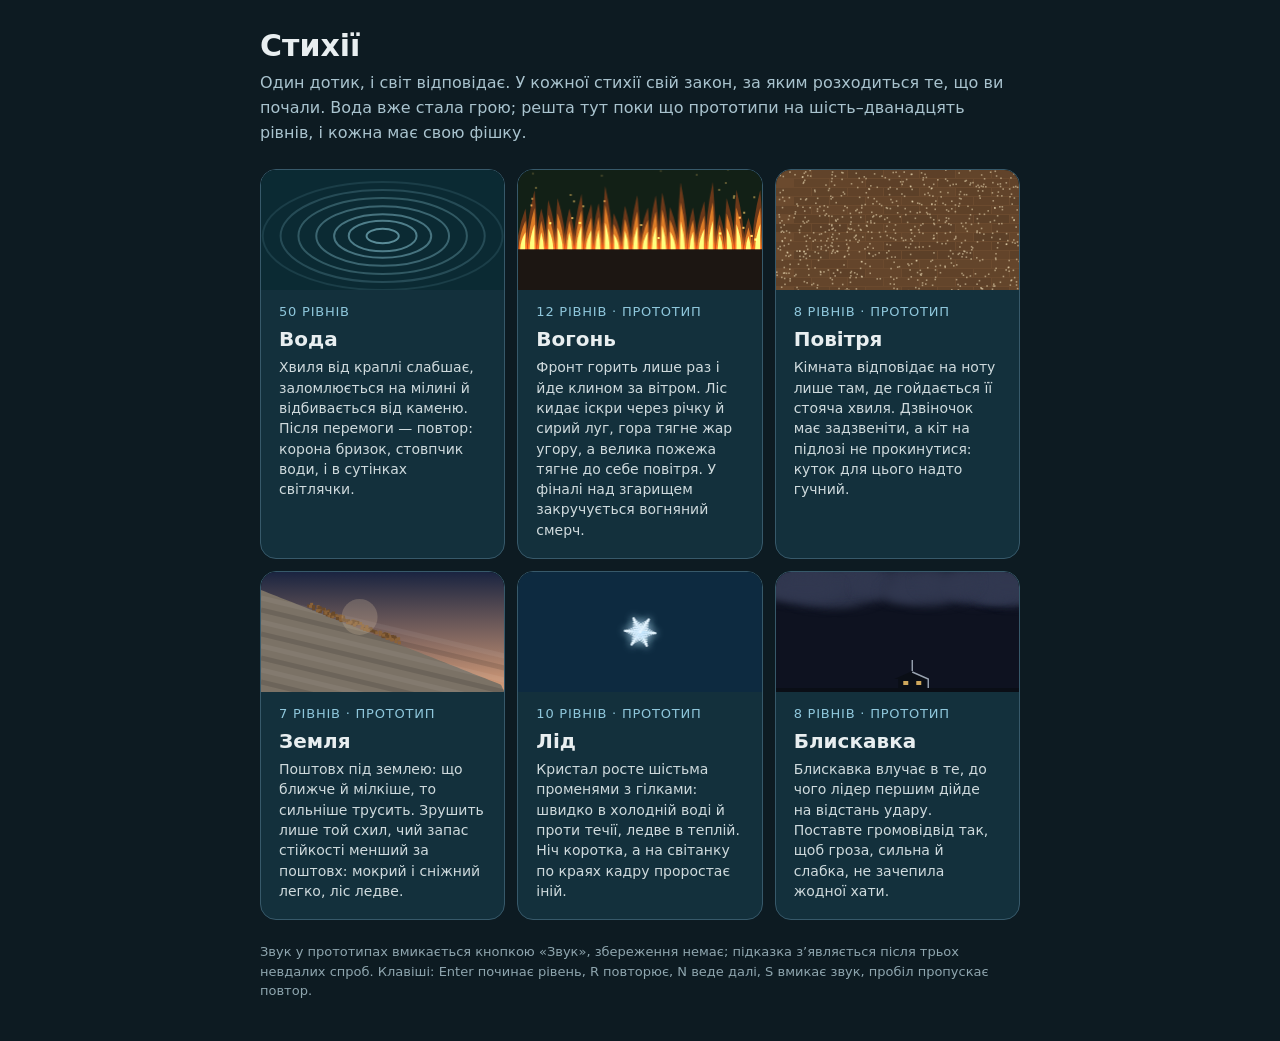
<file: proto/index.html>
<!doctype html>
<html lang="uk"><head><meta charset="utf-8"><meta name="viewport" content="width=device-width,initial-scale=1">
<title>Стихії: прототипи</title>
<style>
html,body{margin:0;min-height:100%;background:#0d1b22;color:#e8eef0;font-family:system-ui,-apple-system,Segoe UI,sans-serif}
main{max-width:760px;margin:0 auto;padding:28px 16px 40px}
h1{font-size:30px;font-weight:600;margin:0 0 8px}
p.lead{color:#a9c3ce;line-height:1.55;margin:0 0 24px;font-size:16px}
.grid{display:grid;grid-template-columns:repeat(auto-fill,minmax(220px,1fr));gap:12px}
a.c{display:block;padding:0 0 18px;overflow:hidden;border-radius:16px;background:#13303c;border:1px solid #37596a;color:inherit;text-decoration:none}
a.c:hover{background:#1a3d4c}
a.c b{display:block;font-size:20px;font-weight:600;margin:0 18px 6px}
a.c canvas{display:block;width:100%;height:120px;margin-bottom:14px;background:#081318}
a.c i{display:block;font-style:normal;font-size:13px;letter-spacing:.06em;color:#8fc7dc;margin:0 18px 8px}
a.c span{display:block;font-size:14px;line-height:1.45;color:#cfdadd;margin:0 18px}
small{display:block;margin-top:22px;color:#8fa6af;font-size:13px;line-height:1.5}
</style></head><body><main>
<h1>Стихії</h1>
<p class="lead">Один дотик, і світ відповідає. У кожної стихії свій закон, за яким розходиться те, що ви почали. Вода вже стала грою; решта тут поки що прототипи на шість–дванадцять рівнів, і кожна має свою фішку.</p>
<div class="grid">
<a class="c" href="../index.html"><canvas data-k="index"></canvas><i>50 РІВНІВ</i><b>Вода</b><span>Хвиля від краплі слабшає, заломлюється на мілині й відбивається від каменю. Після перемоги — повтор: корона бризок, стовпчик води, і в сутінках світлячки.</span></a>
<a class="c" href="fire.html"><canvas data-k="fire"></canvas><i>12 РІВНІВ · ПРОТОТИП</i><b>Вогонь</b><span>Фронт горить лише раз і йде клином за вітром. Ліс кидає іскри через річку й сирий луг, гора тягне жар угору, а велика пожежа тягне до себе повітря. У фіналі над згарищем закручується вогняний смерч.</span></a>
<a class="c" href="air.html"><canvas data-k="air"></canvas><i>8 РІВНІВ · ПРОТОТИП</i><b>Повітря</b><span>Кімната відповідає на ноту лише там, де гойдається її стояча хвиля. Дзвіночок має задзвеніти, а кіт на підлозі не прокинутися: куток для цього надто гучний.</span></a>
<a class="c" href="earth.html"><canvas data-k="earth"></canvas><i>7 РІВНІВ · ПРОТОТИП</i><b>Земля</b><span>Поштовх під землею: що ближче й мілкіше, то сильніше трусить. Зрушить лише той схил, чий запас стійкості менший за поштовх: мокрий і сніжний легко, ліс ледве.</span></a>
<a class="c" href="ice.html"><canvas data-k="ice"></canvas><i>10 РІВНІВ · ПРОТОТИП</i><b>Лід</b><span>Кристал росте шістьма променями з гілками: швидко в холодній воді й проти течії, ледве в теплій. Ніч коротка, а на світанку по краях кадру проростає іній.</span></a>
<a class="c" href="lightning.html"><canvas data-k="lightning"></canvas><i>8 РІВНІВ · ПРОТОТИП</i><b>Блискавка</b><span>Блискавка влучає в те, до чого лідер першим дійде на відстань удару. Поставте громовідвід так, щоб гроза, сильна й слабка, не зачепила жодної хати.</span></a>
</div>
<small>Звук у прототипах вмикається кнопкою «Звук», збереження немає; підказка з’являється після трьох невдалих спроб. Клавіші: Enter починає рівень, R повторює, N веде далі, S вмикає звук, пробіл пропускає повтор.</small>
</main>
<script>
// Each card has a small live scene of its element, drawn in code.
const H = i => { let h = (i * 2654435761) >>> 0; h ^= h >>> 15; h = (h * 2246822519) >>> 0; h ^= h >>> 13; return (h >>> 0) / 4294967296; };
const scenes = {
  index(g, w, h, t) { g.fillStyle = '#0b2a33'; g.fillRect(0, 0, w, h); const cx = w * 0.5, cy = h * 0.55; for (let k = 0; k < 7; k++) { const r = ((t * 0.04 + k * 22) % 150) * w / 300; g.strokeStyle = 'rgba(160,225,240,' + Math.max(0, 0.6 - r / w) + ')'; g.lineWidth = 2; g.beginPath(); g.ellipse(cx, cy, r, r * 0.45, 0, 0, 7); g.stroke(); }
    const d = (t * 0.5) % 900; if (d < 300) { g.fillStyle = '#cfefff'; g.beginPath(); g.ellipse(cx, cy - (300 - d) / 300 * h * 0.5, 3, 5, 0, 0, 7); g.fill(); } },
  fire(g, w, h, t) { g.fillStyle = '#122016'; g.fillRect(0, 0, w, h); g.fillStyle = '#1c1612'; g.fillRect(0, h * 0.62, w, h); g.globalCompositeOperation = 'lighter';
    for (let k = 0; k < 26; k++) { const x = (k + 0.5) * w / 26, f = 0.5 + 0.5 * Math.sin(t / 60 + k * 2.3), hh = h * (0.25 + 0.22 * f + 0.1 * H(k)), b = h * 0.66;
      for (const [s, c] of [[1, 'rgba(255,70,10,.35)'], [0.7, 'rgba(255,150,30,.45)'], [0.42, 'rgba(255,235,150,.6)']]) { g.fillStyle = c; g.beginPath(); g.moveTo(x - 6 * s, b); g.quadraticCurveTo(x - 5 * s, b - hh * s * 0.5, x + Math.sin(t / 200 + k) * 3, b - hh * s); g.quadraticCurveTo(x + 5 * s, b - hh * s * 0.5, x + 6 * s, b); g.fill(); } }
    for (let k = 0; k < 30; k++) { const p = ((t / 2500 + H(k + 9)) % 1), x = H(k) * w + Math.sin(t / 400 + k) * 6, y = h * 0.6 - p * h * 0.7; g.fillStyle = 'rgba(255,190,90,' + (1 - p) + ')'; g.fillRect(x, y, 2, 2); } g.globalCompositeOperation = 'source-over'; },
  air(g, w, h, t) { g.fillStyle = '#6b4a2e'; g.fillRect(0, 0, w, h); for (let y = 0; y < h; y += 9) for (let x = (y / 9 % 2) * 18; x < w; x += 36) { g.fillStyle = 'rgba(0,0,0,' + (0.06 + 0.08 * H(x * 7 + y)) + ')'; g.fillRect(x, y, 35, 8); }
    const set = Math.min(1, (t % 9000) / 6000); for (let k = 0; k < 700; k++) { const x0 = H(k) * w, y0 = H(k + 999) * h, node = Math.round(x0 / (w / 8)) * (w / 8), x = x0 + (node - x0) * set * set, y = y0 + Math.sin(t / 40 + k) * (1 - set) * 1.5; g.fillStyle = 'rgba(255,240,200,' + (0.35 + 0.5 * set) + ')'; g.fillRect(x, y, 1.6, 1.6); } },
  earth(g, w, h, t) { const sk = g.createLinearGradient(0, 0, 0, h); sk.addColorStop(0, '#1a2440'); sk.addColorStop(1, '#d99f7a'); g.fillStyle = sk; g.fillRect(0, 0, w, h);
    const prof = x => h * 0.15 + x / w * h * 0.8; g.fillStyle = '#7b7266'; g.beginPath(); g.moveTo(0, h); for (let x = 0; x <= w; x += 4) g.lineTo(x, prof(x)); g.lineTo(w, h); g.fill();
    for (let k = 0; k < 10; k++) { g.strokeStyle = k % 2 ? 'rgba(0,0,0,.12)' : 'rgba(255,255,255,.06)'; g.lineWidth = 5; g.beginPath(); g.moveTo(0, prof(0) + k * 12 + 8); g.lineTo(w, prof(w) + k * 12 - 30); g.stroke(); }
    const p = (t % 7000) / 7000, run = Math.min(1, p * 1.6); for (let k = 0; k < 140; k++) { const s = H(k) * 0.35, x = (s + run * (0.55 + 0.1 * H(k + 3))) * w, y = prof(x) - 2 - H(k + 7) * 6 * (1 - run * 0.6); g.fillStyle = H(k + 5) < 0.5 ? '#8a6238' : '#6a4a2a'; g.fillRect(x, y, 3, 3); }
    if (run < 1) { g.fillStyle = 'rgba(214,190,160,.25)'; g.beginPath(); g.arc((0.2 + run * 0.6) * w, prof((0.2 + run * 0.6) * w) - 12, 18, 0, 7); g.fill(); }
    // the quake that set it off: rings spread through the ground from a hypocentre under the slope, before the slide starts
    if (p < 0.2) { const qx = w * 0.3, qy = prof(w * 0.3) + h * 0.32; g.save(); g.beginPath(); g.moveTo(0, h); for (let x = 0; x <= w; x += 4) g.lineTo(x, prof(x)); g.lineTo(w, h); g.clip(); g.strokeStyle = 'rgba(255,210,150,' + (0.7 * (1 - p / 0.2)) + ')'; g.lineWidth = 2; for (const k of [0, 0.35, 0.7]) { const r = (p / 0.2 + k) % 1 * w * 0.5; g.beginPath(); g.arc(qx, qy, r, 0, 7); g.stroke(); } g.fillStyle = 'rgba(255,200,120,.9)'; g.beginPath(); g.arc(qx, qy, 4, 0, 7); g.fill(); g.restore(); } },
  ice(g, w, h, t) { g.fillStyle = '#0d2a40'; g.fillRect(0, 0, w, h); const cx = w / 2, cy = h / 2, R = h * 0.42 * Math.min(1, (t % 8000) / 5000); g.save(); g.translate(cx, cy); g.rotate(t / 20000); g.strokeStyle = 'rgba(235,248,255,.95)'; g.lineCap = 'round'; g.shadowColor = '#bfe6ff'; g.shadowBlur = 10;
    for (let a = 0; a < 6; a++) { g.save(); g.rotate(a * Math.PI / 3); g.lineWidth = 2.5; g.beginPath(); g.moveTo(0, 0); g.lineTo(R, 0); g.stroke(); g.lineWidth = 1.3; for (let k = 1; k < 6; k++) { const x = R * k / 6, l = (R - x) * 0.45; g.beginPath(); g.moveTo(x, 0); g.lineTo(x + l * 0.5, l * 0.86); g.moveTo(x, 0); g.lineTo(x + l * 0.5, -l * 0.86); g.stroke(); } g.restore(); } g.restore();
    const fr = Math.max(0, (t % 8000) / 8000 - 0.55) / 0.45; if (fr > 0) { g.strokeStyle = 'rgba(230,245,255,.55)'; g.lineWidth = 1; g.lineCap = 'round'; g.beginPath(); for (let c = 0; c < 4; c++) { const ox = c % 2 ? w : 0, oy = c > 1 ? h : 0, sx = c % 2 ? -1 : 1, sy = c > 1 ? -1 : 1;
      for (let k = 0; k < 7; k++) { const a0 = (k / 6) * Math.PI / 2, L = h * 0.32 * fr * (0.6 + 0.4 * H(c * 9 + k)); let x = ox, y = oy; g.moveTo(x, y); for (let q = 1; q <= 4; q++) { const nx = ox + sx * Math.cos(a0) * L * q / 4, ny = oy + sy * Math.sin(a0) * L * q / 4; g.lineTo(nx, ny); const bl = L * 0.18 * (1 - q / 5); g.moveTo(nx, ny); g.lineTo(nx + sx * Math.cos(a0 + 1.05) * bl, ny + sy * Math.sin(a0 + 1.05) * bl); g.moveTo(nx, ny); g.lineTo(nx + sx * Math.cos(a0 - 1.05) * bl, ny + sy * Math.sin(a0 - 1.05) * bl); g.moveTo(nx, ny); } } } g.stroke(); } },
  lightning(g, w, h, t) { const T = t % 3200, n = Math.floor(t / 3200), f = T < 500 ? Math.max(0, 1 - T / 200) + (T > 250 && T < 350 ? 0.7 : 0) : 0; g.fillStyle = 'rgb(' + (14 + 120 * f | 0) + ',' + (18 + 120 * f | 0) + ',' + (32 + 140 * f | 0) + ')'; g.fillRect(0, 0, w, h);
    g.filter = 'blur(5px)'; for (let k = 0; k < 30; k++) { g.fillStyle = 'rgba(' + (50 + 170 * f | 0) + ',' + (56 + 170 * f | 0) + ',' + (80 + 160 * f | 0) + ',.75)'; g.beginPath(); g.ellipse(H(k) * w, 4 + H(k + 3) * 16, 22 + H(k + 5) * 22, 8 + H(k + 6) * 8, 0, 0, 7); g.fill(); } g.filter = 'none';
    // a house with a rod on its ridge: wherever the bolt starts, it ends on the rod's tip
    const rx = w * 0.56, base = h - 4, ridge = base - 17, tip = ridge - 11; g.fillStyle = '#0a0e16'; g.fillRect(0, base, w, h - base); g.fillRect(rx - 14, base - 9, 28, 9); g.beginPath(); g.moveTo(rx - 18, base - 9); g.lineTo(rx, ridge); g.lineTo(rx + 18, base - 9); g.closePath(); g.fill();
    g.fillStyle = f > 0.2 ? 'rgba(255,215,130,.25)' : 'rgba(255,205,110,.8)'; g.fillRect(rx - 9, base - 7, 5, 4); g.fillRect(rx + 4, base - 7, 5, 4);
    const glow = T < 900 ? Math.exp(-T / 300) : 0; g.strokeStyle = glow > 0.1 ? '#ffffff' : '#9aa4b2'; g.lineWidth = 1.4; g.beginPath(); g.moveTo(rx, ridge); g.lineTo(rx, tip); g.moveTo(rx, ridge + 1); g.lineTo(rx + 16, base - 9); g.lineTo(rx + 16, base); g.stroke();
    if (glow > 0.05) { g.fillStyle = 'rgba(200,215,255,' + 0.6 * glow + ')'; g.beginPath(); g.arc(rx, tip, 3 + 8 * glow, 0, 7); g.fill(); }
    if (T < 500) { let x = w * (0.15 + 0.7 * H(n)), y = 26, s = n * 31; g.strokeStyle = 'rgba(255,255,255,' + Math.min(1, f + 0.3) + ')'; g.lineWidth = 2.2; g.shadowColor = '#c9d6ff'; g.shadowBlur = 14; g.beginPath(); g.moveTo(x, y);
      while (y < tip - 8) { x += (H(s++) - 0.5) * 14 + (rx - x) * 0.22; y += 6 + H(s++) * 7; g.lineTo(x, Math.min(y, tip - 2)); } g.lineTo(rx, tip); g.stroke(); g.shadowBlur = 0; } }
};
const cards = [...document.querySelectorAll('canvas[data-k]')];
function frame(now) { for (const c of cards) { const r = c.getBoundingClientRect(), d = Math.min(devicePixelRatio || 1, 2); if (c.width !== Math.round(r.width * d)) { c.width = Math.round(r.width * d); c.height = Math.round(r.height * d); } const g = c.getContext('2d'); g.setTransform(d, 0, 0, d, 0, 0); (scenes[c.dataset.k] || scenes.index)(g, r.width, r.height, now); } requestAnimationFrame(frame); }
requestAnimationFrame(frame);
</script></body></html>
</file>
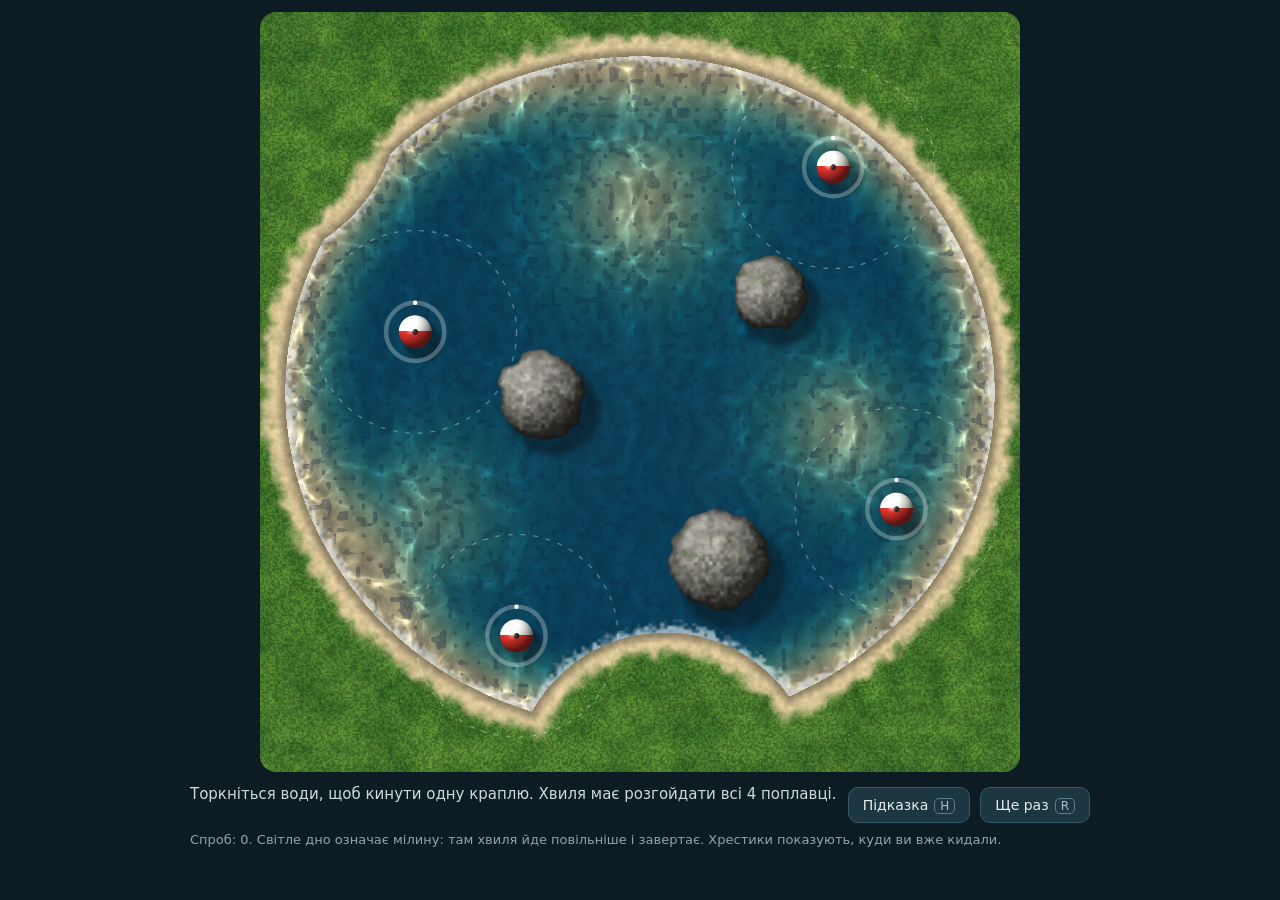
<file: archive/index-v1-topdown.html>
<!doctype html>
<html lang="uk"><head><meta charset="utf-8"><meta name="viewport" content="width=device-width,initial-scale=1">
<title>Одна крапля</title>
<style>
html,body{margin:0;height:100%;background:#0d1b22;color:#e8eef0;font-family:system-ui,-apple-system,Segoe UI,sans-serif}
#wrap{display:flex;flex-direction:column;align-items:center;padding:12px;box-sizing:border-box;min-height:100%}
#stage{position:relative;border-radius:16px;overflow:hidden;touch-action:none;cursor:crosshair}
#stage canvas{position:absolute;left:0;top:0;width:100%;height:100%;display:block}
#bar{display:flex;gap:10px;align-items:center;margin-top:12px;width:100%;max-width:900px}
#msg{flex:1;font-size:15px;line-height:1.4;min-height:42px;color:#cfdadd}
button{font:inherit;font-size:14px;color:#e8eef0;background:#1c3642;border:1px solid #37596a;border-radius:10px;padding:9px 14px;cursor:pointer;white-space:nowrap}
button:hover{background:#25485a}
kbd{font:inherit;font-size:12px;border:1px solid #5b7d8d;border-radius:5px;padding:0 5px;margin-left:6px;color:#a9c3ce}
#sub{font-size:13px;color:#8fa6af;margin-top:6px;width:100%;max-width:900px}
</style></head><body><div id="wrap">
<div id="stage"><canvas id="gl"></canvas><canvas id="ov"></canvas></div>
<div id="bar"><div id="msg"></div><button id="hint">Підказка<kbd>H</kbd></button><button id="again">Ще раз<kbd>R</kbd></button></div>
<div id="sub">Спроб: <span id="tries">0</span>. Світле дно означає мілину: там хвиля йде повільніше і завертає. Хрестики показують, куди ви вже кидали.</div>
</div>
<script id="fs" type="x-shader/x-fragment">#version 300 es
precision highp float;
in vec2 v;out vec4 o;
uniform sampler2D uH;uniform float uT;uniform vec4 uB[4];
const float N=120.;
const vec3 RK[3]=vec3[3](vec3(44.5,60.5,7.),vec3(80.5,44.5,6.),vec3(72.5,86.5,8.));
float hash(vec2 p){p=fract(p*vec2(123.34,456.21));p+=dot(p,p+45.32);return fract(p.x*p.y);}
float noise(vec2 p){vec2 i=floor(p),f=fract(p);f=f*f*(3.-2.*f);return mix(mix(hash(i),hash(i+vec2(1,0)),f.x),mix(hash(i+vec2(0,1)),hash(i+vec2(1,1)),f.x),f.y);}
float fbm(vec2 p){float a=.5,s=0.;for(int i=0;i<4;i++){s+=a*noise(p);p=p*2.03+7.1;a*=.5;}return s;}
float H(vec2 s){return texture(uH,s/N).r;}
float depthAt(vec2 s){float e=pow((s.x-60.)/56.,2.)+pow((s.y-60.)/53.,2.);float d=min(1.,(1.-e)*2.6);
d-=.75*exp(-(pow(s.x-60.,2.)+pow(s.y-30.,2.))/260.);d-=.7*exp(-(pow(s.x-92.,2.)+pow(s.y-66.,2.))/180.);d-=.6*exp(-(pow(s.x-26.,2.)+pow(s.y-80.,2.))/200.);return clamp(d,.1,1.);}
float shore(vec2 s){float e=sqrt(pow((s.x-60.)/56.,2.)+pow((s.y-60.)/53.,2.));return min((1.-e)*54.,min(length(s-vec2(64.,122.))-24.,length(s-vec2(-4.,14.))-26.));}
float caus(vec2 p,float t){const float TAU=6.28318;p=mod(p,TAU)-250.;vec2 i=p;float c=1.,k=.005;
for(int n=0;n<4;n++){float tt=t*(1.-(3.5/float(n+1)));i=p+vec2(cos(tt-i.x)+sin(tt+i.y),sin(tt-i.y)+cos(tt+i.x));c+=1./length(vec2(p.x/(sin(i.x+tt)/k),p.y/(cos(i.y+tt)/k)));}
c/=4.;c=1.17-pow(c,1.4);return pow(abs(c),8.);}
void main(){vec2 s=v*N;float sh=shore(s);vec3 L=normalize(vec3(-.45,-.55,.7)),V=normalize(vec3(0.,.33,1.)),Hh=normalize(L+V);vec3 col;
if(sh<0.){float t=clamp(-sh/6.,0.,1.);
vec3 sand=vec3(.86,.78,.6)*(.86+.28*fbm(s*1.3));
vec3 grass=mix(vec3(.17,.36,.13),vec3(.38,.56,.2),fbm(s*.3))*(.75+.5*noise(s*4.));
col=mix(sand,grass,smoothstep(.3,.75,t+(fbm(s*.45)-.5)*.6));
col*=mix(.66,1.,smoothstep(0.,1.8,-sh));}
else{float h=H(s),e=.75;float hx=H(s+vec2(e,0))-H(s-vec2(e,0)),hy=H(s+vec2(0,e))-H(s-vec2(0,e));
vec2 a=vec2(noise(s*.8+vec2(uT*.55,0.))-.5,noise(s*.8+vec2(5.,uT*.45))-.5)*.05+(vec2(noise(s*2.6-uT*.9),noise(s*2.6+uT*.8+9.))-.5)*.02;
vec3 n=normalize(vec3(-hx*12.-a.x*.6,-hy*12.-a.y*.6,1.));
float dep=depthAt(s);vec2 sb=s+n.xy*(2.+11.*dep);if(shore(sb)<.3)sb=s;
vec3 bt=vec3(.86,.78,.6)*(.8+.32*fbm(sb*.8));
bt*=.92+.08*sin(sb.x*1.5+sin(sb.y*.45)*2.+fbm(sb*.3)*6.);
float pb=smoothstep(.7,.76,noise(sb*1.1+30.));bt=mix(bt,vec3(.46,.44,.4)*(.8+.4*noise(sb*4.)),pb*.7);
float lap=H(s+vec2(1,0))+H(s-vec2(1,0))+H(s+vec2(0,1))+H(s-vec2(0,1))-4.*h;
float ca=caus(sb*.36,uT*.65)*(1.15-.75*dep)+max(-lap,0.)*10.;
bt*=.74+ca;
vec3 tr=exp(-dep*dep*vec3(4.4,1.75,1.05));
col=bt*tr+vec3(.01,.16,.28)*(1.-tr);col*=1.+clamp(h*4.5,-.35,.6);
for(int i=0;i<3;i++){float ds=length(s-RK[i].xy-vec2(.45,.55)*RK[i].z*.6);col*=mix(.6,1.,smoothstep(RK[i].z*.9,RK[i].z*1.2,ds));}
for(int i=0;i<4;i++){float ds=length(s-uB[i].xy-vec2(1.3,1.6));col*=mix(.62,1.,smoothstep(2.2,3.6,ds));}
float F=.03+.97*pow(1.-max(dot(n,V),0.),5.);
vec3 sky=mix(vec3(.55,.74,.95),vec3(.93,.96,1.),smoothstep(.45,.7,fbm(s*.045+n.xy*5.+uT*.008)));
col=mix(col,sky,clamp(F*1.3,0.,.65));
col+=pow(max(dot(n,Hh),0.),240.)*2.8;

float fo=smoothstep(1.7,0.,sh+(noise(s*1.6+uT*.35)-.5)*1.5+sin(uT*1.4+s.x*.3+s.y*.2)*.3);col=mix(col,vec3(.96,.98,.99),fo*.6);}
for(int i=0;i<3;i++){vec2 p=(s-RK[i].xy)/RK[i].z;float l=length(p+vec2((noise(s*.6+float(i)*9.)-.5)*.16));if(l<1.){float z=sqrt(1.-l*l);
vec3 n=normalize(vec3(p,z*1.1)+vec3((noise(s*1.7)-.5)*.5,(noise(s*1.7+4.)-.5)*.5,0.));
vec3 base=vec3(.56,.55,.52)*(.72+.5*fbm(s*.9+float(i)*3.));base=mix(base,vec3(.3,.36,.22),smoothstep(.55,.8,fbm(s*.7+2.))*.5);
vec3 rc=base*(.3+.9*max(dot(n,L),0.))+pow(max(dot(n,Hh),0.),30.)*.12;
rc*=mix(.6,1.,smoothstep(1.,.8,l));col=mix(col,rc,smoothstep(1.,.94,l));}}
for(int i=0;i<4;i++){vec2 c=uB[i].xy+vec2(0.,uB[i].z);vec2 p=(s-c)/2.7;float l=length(p);if(l<1.){float z=sqrt(1.-l*l);vec3 n=normalize(vec3(p,z));
vec3 base=p.y<-.05?vec3(.97,.97,.95):(uB[i].w>.5?vec3(.98,.66,.12):vec3(.86,.2,.17));
base=mix(base,vec3(.15),smoothstep(.2,.14,l));
vec3 bc=base*(.42+.75*max(dot(n,L),0.))+pow(max(dot(n,Hh),0.),50.)*.55;
if(uB[i].w>.5)bc+=vec3(.25,.15,0.)*(.6+.4*sin(uT*6.));
col=mix(col,bc,smoothstep(1.,.93,l));}}
o=vec4(col,1.);}
</script>
<script>
const N=120,STEPS=760,DAMP=0.9982;
const ROCKS=[[44,60,7],[80,44,6],[72,86,8]];
const BUOYS=[[24,50],[90,24],[40,98],[100,78]];
const blk=new Uint8Array(N*N),land=new Uint8Array(N*N),dep=new Float32Array(N*N),c2=new Float32Array(N*N);
for(let y=0;y<N;y++)for(let x=0;x<N;x++){const i=y*N+x;
const e=((x-60)/56)**2+((y-60)/53)**2;
const cove=(x-64)**2+(y-122)**2<24*24, cape=(x+4)**2+(y-14)**2<26*26;
if(e>=1||cove||cape||x<1||y<1||x>N-2||y>N-2){blk[i]=1;land[i]=1;continue}
for(const[rx,ry,rr]of ROCKS)if((x-rx)**2+(y-ry)**2<rr*rr)blk[i]=1;
let d=Math.min(1,(1-e)*2.6);
d-=0.75*Math.exp(-((x-60)**2+(y-30)**2)/260);
d-=0.7*Math.exp(-((x-92)**2+(y-66)**2)/180);
d-=0.6*Math.exp(-((x-26)**2+(y-80)**2)/200);
d=Math.max(0.1,Math.min(1,d));dep[i]=d;c2[i]=0.25*(0.22+0.78*d)}
let U=new Float32Array(N*N),P=new Float32Array(N*N),Q=new Float32Array(N*N),MX=BUOYS.map(()=>0),STEP=0;
function simReset(){U.fill(0);P.fill(0);Q.fill(0);MX=BUOYS.map(()=>0);STEP=0}
function simDrop(dx,dy){for(let y=-7;y<=7;y++)for(let x=-7;x<=7;x++){const X=dx+x,Y=dy+y;if(X<1||Y<1||X>=N-1||Y>=N-1||blk[Y*N+X])continue;const v=-Math.exp(-(x*x+y*y)/7);U[Y*N+X]=v;P[Y*N+X]=v}}
function simTick(){for(let y=1;y<N-1;y++)for(let x=1;x<N-1;x++){const i=y*N+x;if(blk[i])continue;const c=U[i];
const l=blk[i-1]?c:U[i-1],r=blk[i+1]?c:U[i+1],t=blk[i-N]?c:U[i-N],d=blk[i+N]?c:U[i+N];
Q[i]=(2*c-P[i]+c2[i]*(l+r+t+d-4*c))*DAMP}
const q=P;P=U;U=Q;Q=q;STEP++;
for(let k=0;k<BUOYS.length;k++){const v=Math.abs(U[BUOYS[k][1]*N+BUOYS[k][0]]);if(v>MX[k])MX[k]=v}}
function canDrop(x,y){if(x<1||y<1||x>=N-1||y>=N-1||blk[y*N+x])return 0;for(const[bx,by]of BUOYS)if(Math.hypot(bx-x,by-y)<16)return 0;return 1}
const T=0.068,HINT=[60,27,15],BEST=[63,30];
const stage=document.getElementById('stage'),glc=document.getElementById('gl'),ov=document.getElementById('ov'),g=ov.getContext('2d');
const gl=glc.getContext('webgl2',{antialias:false});
const say=t=>document.getElementById('msg').textContent=t;
let state='idle',tries=0,marks=[],splash=null,hintLv=0,acc=0,last=performance.now(),size=600;
function resize(){const css=Math.max(260,Math.min(innerWidth-24,innerHeight-140,900)),dpr=Math.min(devicePixelRatio||1,2);stage.style.width=stage.style.height=css+'px';size=Math.round(css*dpr);glc.width=glc.height=ov.width=ov.height=size;if(gl)gl.viewport(0,0,size,size)}
addEventListener('resize',resize);resize();
let prog,uT,uB,tex;
if(!gl){say('Цей браузер не підтримує WebGL2, тому воду показати не можна.')}else{
const sh=(t,src)=>{const s=gl.createShader(t);gl.shaderSource(s,src);gl.compileShader(s);if(!gl.getShaderParameter(s,gl.COMPILE_STATUS))console.error(gl.getShaderInfoLog(s));return s};
prog=gl.createProgram();gl.attachShader(prog,sh(gl.VERTEX_SHADER,'#version 300 es\nout vec2 v;void main(){vec2 p=vec2(float((gl_VertexID<<1)&2),float(gl_VertexID&2))*2.-1.;v=vec2(p.x*.5+.5,.5-p.y*.5);gl_Position=vec4(p,0.,1.);}'));
gl.attachShader(prog,sh(gl.FRAGMENT_SHADER,document.getElementById('fs').textContent));gl.linkProgram(prog);if(!gl.getProgramParameter(prog,gl.LINK_STATUS))console.error(gl.getProgramInfoLog(prog));gl.useProgram(prog);
uT=gl.getUniformLocation(prog,'uT');uB=gl.getUniformLocation(prog,'uB');
tex=gl.createTexture();gl.bindTexture(gl.TEXTURE_2D,tex);gl.texStorage2D(gl.TEXTURE_2D,1,gl.R16F,N,N);
gl.texParameteri(gl.TEXTURE_2D,gl.TEXTURE_MIN_FILTER,gl.LINEAR);gl.texParameteri(gl.TEXTURE_2D,gl.TEXTURE_MAG_FILTER,gl.LINEAR);gl.texParameteri(gl.TEXTURE_2D,gl.TEXTURE_WRAP_S,gl.CLAMP_TO_EDGE);gl.texParameteri(gl.TEXTURE_2D,gl.TEXTURE_WRAP_T,gl.CLAMP_TO_EDGE);
gl.bindVertexArray(gl.createVertexArray())}
function idleText(){say('Торкніться води, щоб кинути одну краплю. Хвиля має розгойдати всі 4 поплавці.')}
function reset(){simReset();state='idle';splash=null;idleText();if(hintLv)showHint()}
function showHint(){if(hintLv===1)say('Підказка 1: світле дно — це мілина. Вона збирає хвилю, як лінза. Спробуйте кинути краплю над мілиною.');
if(hintLv===2)say('Підказка 2: шукайте місце всередині жовтого кола.');
if(hintLv>=3)say('Підказка 3: точне місце позначено жовтою цяткою.')}
function hint(){if(hintLv<3)hintLv++;if(state!=='idle')reset();else showHint()}
function drop(x,y){simDrop(x,y);state='run';tries++;document.getElementById('tries').textContent=tries;marks.push([x,y]);splash={x,y,t:0};say('Хвиля йде…')}
function overlay(){const K=size/N,px=size/600;g.clearRect(0,0,size,size);
g.lineWidth=1.5*px;g.strokeStyle='rgba(255,255,255,.55)';for(const[x,y]of marks){const a=(x+.5)*K,b=(y+.5)*K,r=4*px;g.beginPath();g.moveTo(a-r,b-r);g.lineTo(a+r,b+r);g.moveTo(a+r,b-r);g.lineTo(a-r,b+r);g.stroke()}
if(hintLv>=2&&state==='idle'){g.strokeStyle='rgba(250,199,117,.95)';g.lineWidth=2.5*px;g.setLineDash([8*px,6*px]);g.beginPath();g.arc(HINT[0]*K,HINT[1]*K,HINT[2]*K,0,7);g.stroke();g.setLineDash([])}
if(hintLv>=3&&state==='idle'){g.fillStyle='#FAC775';g.beginPath();g.arc((BEST[0]+.5)*K,(BEST[1]+.5)*K,5*px,0,7);g.fill();g.strokeStyle='#412402';g.lineWidth=1.5*px;g.stroke()}
if(splash&&splash.t<1){const a=splash.t;g.strokeStyle='rgba(255,255,255,'+(0.9*(1-a))+')';g.lineWidth=(3*(1-a)+1)*px;g.beginPath();g.arc((splash.x+.5)*K,(splash.y+.5)*K,(6+a*30)*px,0,7);g.stroke()}
BUOYS.forEach(([x,y],k)=>{const cx=(x+.5)*K,cy=(y+.5)*K,f=Math.min(1,MX[k]/T),lit=f>=1,r=4.6*K;
if(state==='idle'){g.setLineDash([3*px,7*px]);g.strokeStyle='rgba(255,255,255,.35)';g.lineWidth=1*px;g.beginPath();g.arc(cx,cy,16*K,0,7);g.stroke();g.setLineDash([])}
g.lineCap='round';g.strokeStyle='rgba(255,255,255,.28)';g.lineWidth=3.5*px;g.beginPath();g.arc(cx,cy,r,0,7);g.stroke();
g.strokeStyle=lit?'#FAC775':'#ffffff';g.beginPath();g.arc(cx,cy,r,-Math.PI/2,-Math.PI/2+f*Math.PI*2);g.stroke()})}
function frame(now){const dt=Math.min(0.05,(now-last)/1000);last=now;
if(state==='run'){acc+=dt*180;while(acc>=1&&STEP<STEPS){simTick();acc-=1}if(acc>3)acc=0;const lit=MX.filter(v=>v>=T).length;
if(lit===4){state='done';say('Усі 4 поплавці гойдаються. Спроб знадобилось: '+tries+'. Натисніть R, щоб зіграти ще раз.')}
else if(STEP>=STEPS){state='done';say('Розгойдано '+lit+' з 4. Кільце навколо поплавця показує, скільки йому не вистачило. Натисніть R, щоб спробувати ще раз.')}}
else if(state==='done'&&STEP<STEPS*3){simTick();simTick();simTick()}
if(splash)splash.t+=dt*2;
if(gl){gl.texSubImage2D(gl.TEXTURE_2D,0,0,0,N,N,gl.RED,gl.FLOAT,U);gl.uniform1f(uT,now/1000);
const b=new Float32Array(16);BUOYS.forEach(([x,y],k)=>{const u=U[y*N+x];b[k*4]=x+.5+Math.max(-1,Math.min(1,(U[y*N+x+1]-U[y*N+x-1])*8));b[k*4+1]=y+.5;b[k*4+2]=Math.max(-1.2,Math.min(1.2,-u*9));b[k*4+3]=MX[k]>=T?1:0});
gl.uniform4fv(uB,b);gl.drawArrays(gl.TRIANGLES,0,3)}
overlay();requestAnimationFrame(frame)}
stage.addEventListener('pointerdown',e=>{if(state!=='idle')return;const r=stage.getBoundingClientRect(),x=Math.floor((e.clientX-r.left)/r.width*N),y=Math.floor((e.clientY-r.top)/r.height*N);
if(x<1||y<1||x>=N-1||y>=N-1||blk[y*N+x]){say('Сюди кинути не можна. Киньте краплю у воду.');return}
if(!canDrop(x,y)){say('Занадто близько до поплавця. Киньте далі від пунктирного кола.');return}drop(x,y)});
document.getElementById('again').onclick=reset;document.getElementById('hint').onclick=hint;
addEventListener('keydown',e=>{if(e.repeat||e.metaKey||e.ctrlKey||e.altKey)return;if(e.code==='KeyR'){e.preventDefault();reset()}if(e.code==='KeyH'){e.preventDefault();hint()}});
window.__test={drop:(x,y)=>{reset();drop(x,y)},state:()=>[state,STEP,MX.map(v=>+(v/T).toFixed(2))]};
reset();requestAnimationFrame(frame);
</script></body></html>
</file>
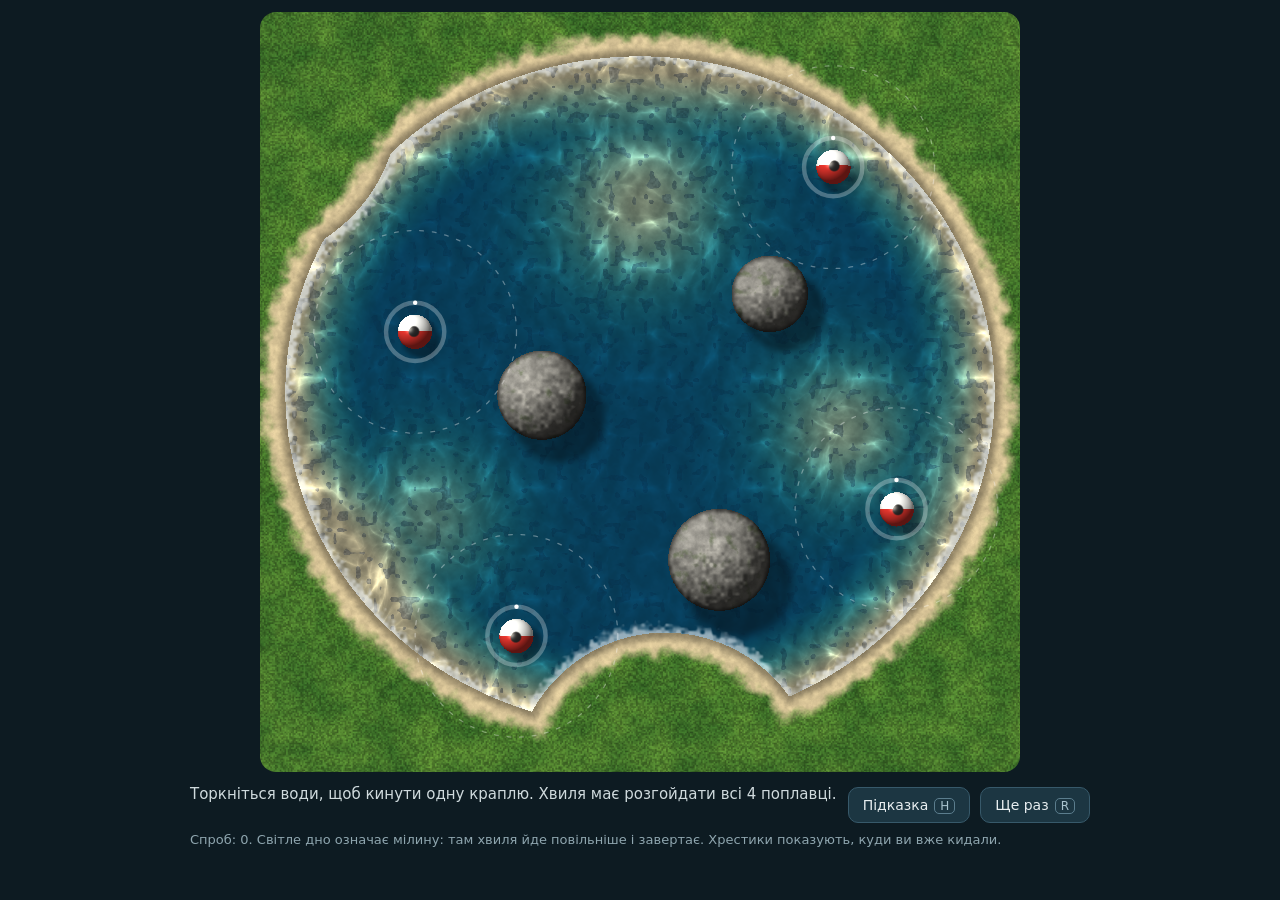
<file: archive/index-v2-buoys.html>
<!doctype html>
<html lang="uk"><head><meta charset="utf-8"><meta name="viewport" content="width=device-width,initial-scale=1">
<title>Одна крапля</title>
<style>
html,body{margin:0;height:100%;background:#0d1b22;color:#e8eef0;font-family:system-ui,-apple-system,Segoe UI,sans-serif}
#wrap{display:flex;flex-direction:column;align-items:center;padding:12px;box-sizing:border-box;min-height:100%}
#stage{position:relative;border-radius:16px;overflow:hidden;touch-action:none;cursor:crosshair}
#stage canvas{position:absolute;left:0;top:0;width:100%;height:100%;display:block}
#ov{transition:opacity .3s}
.barx{position:absolute;left:0;width:100%;height:0;background:#000;transition:height .7s cubic-bezier(.2,.7,.2,1)}
#bt{top:0}#bb{bottom:0}
#stage.fin .barx{height:9%}
#fin{position:absolute;left:0;right:0;bottom:13%;text-align:center;opacity:0;transform:translateY(10px);transition:opacity 1s,transform 1s;pointer-events:none;text-shadow:0 2px 14px rgba(0,0,0,.55)}
#fin.on{opacity:1;transform:none}
#fin b{display:block;font-weight:600;font-size:clamp(26px,6vw,52px);letter-spacing:.01em;color:#fff}
#fin span{font-size:clamp(14px,2.4vw,19px);color:#ffe2b0}
#bar{display:flex;gap:10px;align-items:center;margin-top:12px;width:100%;max-width:900px}
#msg{flex:1;font-size:15px;line-height:1.4;min-height:42px;color:#cfdadd}
button{font:inherit;font-size:14px;color:#e8eef0;background:#1c3642;border:1px solid #37596a;border-radius:10px;padding:9px 14px;cursor:pointer;white-space:nowrap}
button:hover{background:#25485a}
kbd{font:inherit;font-size:12px;border:1px solid #5b7d8d;border-radius:5px;padding:0 5px;margin-left:6px;color:#a9c3ce}
#sub{font-size:13px;color:#8fa6af;margin-top:6px;width:100%;max-width:900px}
</style></head><body><div id="wrap">
<div id="stage"><canvas id="gl"></canvas><canvas id="ov"></canvas><div class="barx" id="bt"></div><div class="barx" id="bb"></div><div id="fin"><b>Усі чотири</b><span id="fins"></span></div></div>
<div id="bar"><div id="msg"></div><button id="hint">Підказка<kbd>H</kbd></button><button id="again">Ще раз<kbd>R</kbd></button></div>
<div id="sub">Спроб: <span id="tries">0</span>. Світле дно означає мілину: там хвиля йде повільніше і завертає. Хрестики показують, куди ви вже кидали.</div>
</div>
<script id="fs" type="x-shader/x-fragment">#version 300 es
precision highp float;
in vec2 v;out vec4 o;
uniform sampler2D uH;uniform float uT,uF,uTilt,uFin;uniform vec3 uCP,uCT,uUp;uniform vec4 uB[4];
const float N=120.,ZS=5.;
const vec3 RK[3]=vec3[3](vec3(44.5,60.5,7.),vec3(80.5,44.5,6.),vec3(72.5,86.5,8.));
float hash(vec2 p){p=fract(p*vec2(123.34,456.21));p+=dot(p,p+45.32);return fract(p.x*p.y);}
float noise(vec2 p){vec2 i=floor(p),f=fract(p);f=f*f*(3.-2.*f);return mix(mix(hash(i),hash(i+vec2(1,0)),f.x),mix(hash(i+vec2(0,1)),hash(i+vec2(1,1)),f.x),f.y);}
float fbm(vec2 p){float a=.5,s=0.;for(int i=0;i<4;i++){s+=a*noise(p);p=p*2.03+7.1;a*=.5;}return s;}
float H(vec2 s){return texture(uH,s/N).r;}
float depthAt(vec2 s){float e=pow((s.x-60.)/56.,2.)+pow((s.y-60.)/53.,2.);float d=min(1.,(1.-e)*2.6);
d-=.75*exp(-(pow(s.x-60.,2.)+pow(s.y-30.,2.))/260.);d-=.7*exp(-(pow(s.x-92.,2.)+pow(s.y-66.,2.))/180.);d-=.6*exp(-(pow(s.x-26.,2.)+pow(s.y-80.,2.))/200.);return clamp(d,.1,1.);}
float shore(vec2 s){float e=sqrt(pow((s.x-60.)/56.,2.)+pow((s.y-60.)/53.,2.));return min((1.-e)*54.,min(length(s-vec2(64.,122.))-24.,length(s-vec2(-4.,14.))-26.));}
float caus(vec2 p,float t){const float TAU=6.28318;p=mod(p,TAU)-250.;vec2 i=p;float c=1.,k=.005;
for(int n=0;n<4;n++){float tt=t*(1.-(3.5/float(n+1)));i=p+vec2(cos(tt-i.x)+sin(tt+i.y),sin(tt-i.y)+cos(tt+i.x));c+=1./length(vec2(p.x/(sin(i.x+tt)/k),p.y/(cos(i.y+tt)/k)));}
c/=4.;c=1.17-pow(c,1.4);return pow(abs(c),8.);}
vec3 sunCol(){return mix(vec3(1.,.97,.9),vec3(1.,.66,.3),uFin);}
vec3 sky(vec3 d,vec3 L){float z=max(d.z,0.);
vec3 day=mix(vec3(.8,.88,.97),vec3(.3,.55,.92),pow(z,.5)),eve=mix(vec3(1.,.6,.28),vec3(.26,.28,.55),pow(z,.42));
vec3 c=mix(day,eve,uFin);
float cl=smoothstep(.5,.75,fbm(d.xy/(z+.25)*1.3+uT*.01));c=mix(c,mix(vec3(1.),vec3(1.,.72,.55),uFin),cl*.5);
float sd=max(dot(d,L),0.);c+=sunCol()*pow(sd,22.)*.3*(.4+uFin);return c;}
float sph(vec3 ro,vec3 rd,vec3 c,float r){vec3 oc=ro-c;float b=dot(oc,rd),h=b*b-dot(oc,oc)+r*r;if(h<0.)return -1.;return -b-sqrt(h);}
void main(){vec2 p=vec2(v.x*2.-1.,1.-v.y*2.);
vec3 fw=normalize(uCT-uCP),rt=normalize(cross(uUp,fw)),up=cross(fw,rt);
vec3 rd=normalize(fw*uF+rt*p.x+up*p.y),ro=uCP;
vec3 L=normalize(mix(vec3(-.45,-.55,.7),vec3(-.16,-.92,.2),uFin)),SC=sunCol();
vec3 V=normalize(mix(vec3(0.,.33,1.),-rd,uTilt));
vec3 col;float tHit=1e9;
if(rd.z>-1e-4){col=sky(rd,L)+SC*pow(max(dot(rd,L),0.),600.)*6.;}
else{float t=-ro.z/rd.z;vec2 s=(ro+rd*t).xy;float sh=shore(s);
if(sh>=0.){t=(H(s)*ZS*uTilt-ro.z)/rd.z;s=(ro+rd*t).xy;sh=shore(s);}
tHit=t;
if(sh<0.){float tt=clamp(-sh/6.,0.,1.);
vec3 sand=vec3(.86,.78,.6)*(.86+.28*fbm(s*1.3));
vec3 grass=mix(vec3(.17,.36,.13),vec3(.38,.56,.2),fbm(s*.3))*(.75+.5*noise(s*4.));
col=mix(sand,grass,smoothstep(.3,.75,tt+(fbm(s*.45)-.5)*.6));
col*=mix(.66,1.,smoothstep(0.,1.8,-sh));col*=mix(vec3(1.),vec3(1.05,.8,.62),uFin);}
else{float h=H(s),e=.75;float hx=H(s+vec2(e,0))-H(s-vec2(e,0)),hy=H(s+vec2(0,e))-H(s-vec2(0,e));
vec2 a=vec2(noise(s*.8+vec2(uT*.55,0.))-.5,noise(s*.8+vec2(5.,uT*.45))-.5)*.05+(vec2(noise(s*2.6-uT*.9),noise(s*2.6+uT*.8+9.))-.5)*.02;
vec3 n=normalize(vec3(-hx*12.-a.x*.6,-hy*12.-a.y*.6,1.));
float dep=depthAt(s);vec2 sb=s+n.xy*(2.+11.*dep)+rd.xy/max(-rd.z,.15)*dep*3.*uTilt;if(shore(sb)<.3)sb=s;
vec3 bt=vec3(.86,.78,.6)*(.8+.32*fbm(sb*.8));
bt*=.92+.08*sin(sb.x*1.5+sin(sb.y*.45)*2.+fbm(sb*.3)*6.);
float pb=smoothstep(.7,.76,noise(sb*1.1+30.));bt=mix(bt,vec3(.46,.44,.4)*(.8+.4*noise(sb*4.)),pb*.7);
float lap=H(s+vec2(1,0))+H(s-vec2(1,0))+H(s+vec2(0,1))+H(s-vec2(0,1))-4.*h;
float ca=caus(sb*.36,uT*.65)*(1.15-.75*dep)+max(-lap,0.)*10.;
bt*=(.74+ca)*mix(vec3(1.),vec3(1.1,.85,.6),uFin);
vec3 tr=exp(-dep*dep*vec3(4.4,1.75,1.05));
col=bt*tr+mix(vec3(.01,.16,.28),vec3(.05,.1,.2),uFin)*(1.-tr);col*=1.+clamp(h*4.5,-.35,.6);
vec2 so=-normalize(L.xy)*(.6+uFin*1.4);
for(int i=0;i<3;i++){float ds=length(s-RK[i].xy-so*RK[i].z);col*=mix(.6,1.,smoothstep(RK[i].z*.9,RK[i].z*1.2,ds));}
for(int i=0;i<4;i++){float ds=length(s-uB[i].xy-so*2.7);col*=mix(.62,1.,smoothstep(2.2,3.6,ds));
float dg=length(s-uB[i].xy);col+=vec3(1.,.55,.12)*exp(-dg*dg/60.)*uFin*uB[i].w*(.45+.15*sin(uT*5.+float(i)));}
float F=.03+.97*pow(1.-max(dot(n,V),0.),5.);
vec3 R=reflect(-V,n);R.z=abs(R.z);
col=mix(col,sky(R,L),clamp(F*1.3,0.,.92));
float sd=max(dot(R,L),0.);col+=SC*(pow(sd,300.)*3.2+pow(sd,40.)*.25*uFin);
float fo=smoothstep(1.7,0.,sh+(noise(s*1.6+uT*.35)-.5)*1.5+sin(uT*1.4+s.x*.3+s.y*.2)*.3);col=mix(col,vec3(.96,.98,.99)*mix(vec3(1.),vec3(1.,.85,.7),uFin),fo*.6);}
float fd=length(s-60.);col=mix(col,sky(normalize(vec3(rd.xy,.02)),L),smoothstep(110.,700.,fd)*uTilt);}
vec3 Hh=normalize(L+V);
for(int i=0;i<3;i++){vec3 c=vec3(RK[i].xy,-RK[i].z*.3);float ts=sph(ro,rd,c,RK[i].z*1.05);if(ts>0.&&ts<tHit){tHit=ts;vec3 q=ro+rd*ts;vec2 s=q.xy;
vec3 n=normalize(normalize(q-c)+vec3((noise(s*1.7)-.5)*.5,(noise(s*1.7+4.)-.5)*.5,0.));
vec3 base=vec3(.56,.55,.52)*(.72+.5*fbm(s*.9+float(i)*3.));base=mix(base,vec3(.3,.36,.22),smoothstep(.55,.8,fbm(s*.7+2.))*.5);
col=base*(.3+.9*max(dot(n,L),0.))*mix(vec3(1.),vec3(1.15,.8,.55),uFin)+SC*pow(max(dot(n,Hh),0.),30.)*.12;col*=mix(.55,1.,smoothstep(0.,2.,q.z));}}
for(int i=0;i<4;i++){vec3 c=vec3(uB[i].xy,uB[i].z+.7);float ts=sph(ro,rd,c,2.7);if(ts>0.&&ts<tHit){tHit=ts;vec3 q=ro+rd*ts,n=normalize(q-c);
vec3 base=n.y<-.05?vec3(.97,.97,.95):(uB[i].w>.5?vec3(.98,.66,.12):vec3(.86,.2,.17));
base=mix(base,vec3(.15),smoothstep(.93,.97,n.z));
col=base*(.42+.75*max(dot(n,L),0.))+SC*pow(max(dot(n,Hh),0.),50.)*.55;
if(uB[i].w>.5)col+=vec3(.3,.17,0.)*(.6+.4*sin(uT*6.))*(1.+uFin);}}
col*=1.-uFin*.35*smoothstep(.5,1.4,length(p));
o=vec4(col,1.);}
</script>
<script>
const N=120,STEPS=760,DAMP=0.9982;
const ROCKS=[[44,60,7],[80,44,6],[72,86,8]];
const BUOYS=[[24,50],[90,24],[40,98],[100,78]];
const blk=new Uint8Array(N*N),land=new Uint8Array(N*N),dep=new Float32Array(N*N),c2=new Float32Array(N*N);
for(let y=0;y<N;y++)for(let x=0;x<N;x++){const i=y*N+x;
const e=((x-60)/56)**2+((y-60)/53)**2;
const cove=(x-64)**2+(y-122)**2<24*24, cape=(x+4)**2+(y-14)**2<26*26;
if(e>=1||cove||cape||x<1||y<1||x>N-2||y>N-2){blk[i]=1;land[i]=1;continue}
for(const[rx,ry,rr]of ROCKS)if((x-rx)**2+(y-ry)**2<rr*rr)blk[i]=1;
let d=Math.min(1,(1-e)*2.6);
d-=0.75*Math.exp(-((x-60)**2+(y-30)**2)/260);
d-=0.7*Math.exp(-((x-92)**2+(y-66)**2)/180);
d-=0.6*Math.exp(-((x-26)**2+(y-80)**2)/200);
d=Math.max(0.1,Math.min(1,d));dep[i]=d;c2[i]=0.25*(0.22+0.78*d)}
let U=new Float32Array(N*N),P=new Float32Array(N*N),Q=new Float32Array(N*N),MX=BUOYS.map(()=>0),STEP=0;
function simReset(){U.fill(0);P.fill(0);Q.fill(0);MX=BUOYS.map(()=>0);STEP=0}
function simDrop(dx,dy){for(let y=-7;y<=7;y++)for(let x=-7;x<=7;x++){const X=dx+x,Y=dy+y;if(X<1||Y<1||X>=N-1||Y>=N-1||blk[Y*N+X])continue;const v=-Math.exp(-(x*x+y*y)/7);U[Y*N+X]=v;P[Y*N+X]=v}}
function simTick(){for(let y=1;y<N-1;y++)for(let x=1;x<N-1;x++){const i=y*N+x;if(blk[i])continue;const c=U[i];
const l=blk[i-1]?c:U[i-1],r=blk[i+1]?c:U[i+1],t=blk[i-N]?c:U[i-N],d=blk[i+N]?c:U[i+N];
Q[i]=(2*c-P[i]+c2[i]*(l+r+t+d-4*c))*DAMP}
const q=P;P=U;U=Q;Q=q;STEP++;
for(let k=0;k<BUOYS.length;k++){const v=Math.abs(U[BUOYS[k][1]*N+BUOYS[k][0]]);if(v>MX[k])MX[k]=v}}
function canDrop(x,y){if(x<1||y<1||x>=N-1||y>=N-1||blk[y*N+x])return 0;for(const[bx,by]of BUOYS)if(Math.hypot(bx-x,by-y)<16)return 0;return 1}
const T=0.068,HINT=[60,27,15],BEST=[63,30];
const stage=document.getElementById('stage'),glc=document.getElementById('gl'),ov=document.getElementById('ov'),g=ov.getContext('2d'),finEl=document.getElementById('fin');
const gl=glc.getContext('webgl2',{antialias:false});
const say=t=>document.getElementById('msg').textContent=t;
let state='idle',tries=0,marks=[],splash=null,hintLv=0,acc=0,last=performance.now(),size=600;
let camK=0,camGoal=0,theta=0,finT=0,ringT=0,tscale=1,fin=0;
function resize(){const css=Math.max(260,Math.min(innerWidth-24,innerHeight-140,900)),dpr=Math.min(devicePixelRatio||1,2);stage.style.width=stage.style.height=css+'px';size=Math.round(css*dpr);glc.width=glc.height=ov.width=ov.height=size;if(gl)gl.viewport(0,0,size,size)}
addEventListener('resize',resize);resize();
let prog,U_={},tex;
if(!gl){say('Цей браузер не підтримує WebGL2, тому воду показати не можна.')}else{
const sh=(t,src)=>{const s=gl.createShader(t);gl.shaderSource(s,src);gl.compileShader(s);if(!gl.getShaderParameter(s,gl.COMPILE_STATUS))console.error(gl.getShaderInfoLog(s));return s};
prog=gl.createProgram();gl.attachShader(prog,sh(gl.VERTEX_SHADER,'#version 300 es\nout vec2 v;void main(){vec2 p=vec2(float((gl_VertexID<<1)&2),float(gl_VertexID&2))*2.-1.;v=vec2(p.x*.5+.5,.5-p.y*.5);gl_Position=vec4(p,0.,1.);}'));
gl.attachShader(prog,sh(gl.FRAGMENT_SHADER,document.getElementById('fs').textContent));gl.linkProgram(prog);if(!gl.getProgramParameter(prog,gl.LINK_STATUS))console.error(gl.getProgramInfoLog(prog));gl.useProgram(prog);
for(const n of['uT','uB','uF','uTilt','uFin','uCP','uCT','uUp'])U_[n]=gl.getUniformLocation(prog,n);
tex=gl.createTexture();gl.bindTexture(gl.TEXTURE_2D,tex);gl.texStorage2D(gl.TEXTURE_2D,1,gl.R16F,N,N);
gl.texParameteri(gl.TEXTURE_2D,gl.TEXTURE_MIN_FILTER,gl.LINEAR);gl.texParameteri(gl.TEXTURE_2D,gl.TEXTURE_MAG_FILTER,gl.LINEAR);gl.texParameteri(gl.TEXTURE_2D,gl.TEXTURE_WRAP_S,gl.CLAMP_TO_EDGE);gl.texParameteri(gl.TEXTURE_2D,gl.TEXTURE_WRAP_T,gl.CLAMP_TO_EDGE);
gl.bindVertexArray(gl.createVertexArray())}
function idleText(){say('Торкніться води, щоб кинути одну краплю. Хвиля має розгойдати всі 4 поплавці.')}
function reset(){simReset();state='idle';splash=null;camGoal=0;tscale=1;stage.classList.remove('fin');finEl.classList.remove('on');idleText();if(hintLv)showHint()}
function showHint(){if(hintLv===1)say('Підказка 1: світле дно — це мілина. Вона збирає хвилю, як лінза. Спробуйте кинути краплю над мілиною.');
if(hintLv===2)say('Підказка 2: шукайте місце всередині жовтого кола.');
if(hintLv>=3)say('Підказка 3: точне місце позначено жовтою цяткою.')}
function hint(){if(hintLv<3)hintLv++;if(state!=='idle')reset();else showHint()}
function drop(x,y){simDrop(x,y);state='run';tries++;document.getElementById('tries').textContent=tries;marks.push([x,y]);splash={x,y,t:0};say('Хвиля йде…')}
function ring(x,y,amp){for(let j=-6;j<=6;j++)for(let i=-6;i<=6;i++){const X=x+i,Y=y+j;if(X<1||Y<1||X>=N-1||Y>=N-1||blk[Y*N+X])continue;const v=-amp*Math.exp(-(i*i+j*j)/6);U[Y*N+X]+=v;P[Y*N+X]+=v}}
function win(){state='win';finT=0;ringT=-1;camGoal=1;theta=0;stage.classList.add('fin');
document.getElementById('fins').textContent=tries===1?'з першої спроби':'спроба № '+tries;
say('Усі 4 поплавці гойдаються. Натисніть R, щоб зіграти ще раз.')}
function overlay(){const K=size/N,px=size/600;g.clearRect(0,0,size,size);ov.style.opacity=camK<0.02?1:0;if(camK>=0.02)return;
g.lineWidth=1.5*px;g.strokeStyle='rgba(255,255,255,.55)';for(const[x,y]of marks){const a=(x+.5)*K,b=(y+.5)*K,r=4*px;g.beginPath();g.moveTo(a-r,b-r);g.lineTo(a+r,b+r);g.moveTo(a+r,b-r);g.lineTo(a-r,b+r);g.stroke()}
if(hintLv>=2&&state==='idle'){g.strokeStyle='rgba(250,199,117,.95)';g.lineWidth=2.5*px;g.setLineDash([8*px,6*px]);g.beginPath();g.arc(HINT[0]*K,HINT[1]*K,HINT[2]*K,0,7);g.stroke();g.setLineDash([])}
if(hintLv>=3&&state==='idle'){g.fillStyle='#FAC775';g.beginPath();g.arc((BEST[0]+.5)*K,(BEST[1]+.5)*K,5*px,0,7);g.fill();g.strokeStyle='#412402';g.lineWidth=1.5*px;g.stroke()}
if(splash&&splash.t<1){const a=splash.t;g.strokeStyle='rgba(255,255,255,'+(0.9*(1-a))+')';g.lineWidth=(3*(1-a)+1)*px;g.beginPath();g.arc((splash.x+.5)*K,(splash.y+.5)*K,(6+a*30)*px,0,7);g.stroke()}
BUOYS.forEach(([x,y],k)=>{const cx=(x+.5)*K,cy=(y+.5)*K,f=Math.min(1,MX[k]/T),lit=f>=1,r=4.6*K;
if(state==='idle'){g.setLineDash([3*px,7*px]);g.strokeStyle='rgba(255,255,255,.35)';g.lineWidth=1*px;g.beginPath();g.arc(cx,cy,16*K,0,7);g.stroke();g.setLineDash([])}
g.lineCap='round';g.strokeStyle='rgba(255,255,255,.28)';g.lineWidth=3.5*px;g.beginPath();g.arc(cx,cy,r,0,7);g.stroke();
g.strokeStyle=lit?'#FAC775':'#ffffff';g.beginPath();g.arc(cx,cy,r,-Math.PI/2,-Math.PI/2+f*Math.PI*2);g.stroke()})}
const ease=t=>t<.5?4*t*t*t:1-Math.pow(-2*t+2,3)/2;
function camera(now){const k=ease(camK),el=(90-68*k)*Math.PI/180,d=Math.exp(Math.log(600)*(1-k)+Math.log(104)*k),ex=60+12*k,th=theta*Math.min(1,k*3);
const tg=[60,60-3*k,0],cp=[tg[0]+d*Math.cos(el)*Math.sin(th),tg[1]+d*Math.cos(el)*Math.cos(th),d*Math.sin(el)];
const w=Math.min(1,k*5),up=[0,-(1-w),w],ul=Math.hypot(up[1],up[2]);
gl.uniform3f(U_.uCP,cp[0],cp[1],cp[2]);gl.uniform3f(U_.uCT,tg[0],tg[1],tg[2]);gl.uniform3f(U_.uUp,0,up[1]/ul,up[2]/ul);gl.uniform1f(U_.uF,d/ex);gl.uniform1f(U_.uTilt,Math.min(1,k*1.5));gl.uniform1f(U_.uFin,fin)}
function frame(now){const dt=Math.min(0.05,(now-last)/1000);last=now;
camK+=Math.sign(camGoal-camK)*Math.min(Math.abs(camGoal-camK),dt/(camGoal?2.8:0.7));
fin+=Math.sign(camGoal-fin)*Math.min(Math.abs(camGoal-fin),dt/(camGoal?2.2:0.6));
if(state==='win'){finT+=dt;theta+=dt*0.11;tscale=finT<0.3?1-finT/0.3*0.86:finT<2.6?0.14:Math.min(0.55,0.14+(finT-2.6)*0.25);
if(ringT<0&&finT>0.5){BUOYS.forEach(([x,y])=>ring(x,y,0.5));ringT=finT}
if(ringT>0&&finT-ringT>2.4){const b=BUOYS[Math.floor(Math.random()*4)];ring(b[0],b[1],0.4);ringT=finT}
if(finT>1.3)finEl.classList.add('on');
acc+=dt*180*tscale;while(acc>=1){simTick();acc-=1}}
else if(state==='run'){acc+=dt*180;while(acc>=1&&STEP<STEPS){simTick();acc-=1}if(acc>3)acc=0;const lit=MX.filter(v=>v>=T).length;
if(lit===4)win();
else if(STEP>=STEPS){state='done';say('Розгойдано '+lit+' з 4. Кільце навколо поплавця показує, скільки йому не вистачило. Натисніть R, щоб спробувати ще раз.')}}
else if(state==='done'&&STEP<STEPS*3){simTick();simTick();simTick()}
if(splash)splash.t+=dt*2;
if(gl){gl.texSubImage2D(gl.TEXTURE_2D,0,0,0,N,N,gl.RED,gl.FLOAT,U);gl.uniform1f(U_.uT,now/1000);
const b=new Float32Array(16);BUOYS.forEach(([x,y],k)=>{const u=U[y*N+x];b[k*4]=x+.5+Math.max(-1,Math.min(1,(U[y*N+x+1]-U[y*N+x-1])*8));b[k*4+1]=y+.5;b[k*4+2]=Math.max(-1.6,Math.min(1.6,u*5));b[k*4+3]=MX[k]>=T?1:0});
gl.uniform4fv(U_.uB,b);camera(now);gl.drawArrays(gl.TRIANGLES,0,3)}
overlay();requestAnimationFrame(frame)}
stage.addEventListener('pointerdown',e=>{if(state!=='idle'||camK>0.01)return;const r=stage.getBoundingClientRect(),x=Math.floor((e.clientX-r.left)/r.width*N),y=Math.floor((e.clientY-r.top)/r.height*N);
if(x<1||y<1||x>=N-1||y>=N-1||blk[y*N+x]){say('Сюди кинути не можна. Киньте краплю у воду.');return}
if(!canDrop(x,y)){say('Занадто близько до поплавця. Киньте далі від пунктирного кола.');return}drop(x,y)});
document.getElementById('again').onclick=reset;document.getElementById('hint').onclick=hint;
addEventListener('keydown',e=>{if(e.repeat||e.metaKey||e.ctrlKey||e.altKey)return;if(e.code==='KeyR'){e.preventDefault();reset()}if(e.code==='KeyH'){e.preventDefault();hint()}});
window.__test={drop:(x,y)=>{reset();camK=0;fin=0;drop(x,y)},state:()=>[state,STEP,+camK.toFixed(2),+finT.toFixed(1)],skip:s=>{finT+=s;camK=1;fin=1;theta+=s*0.11;for(let i=0;i<s*40;i++)simTick()}};
reset();requestAnimationFrame(frame);
</script></body></html>
</file>
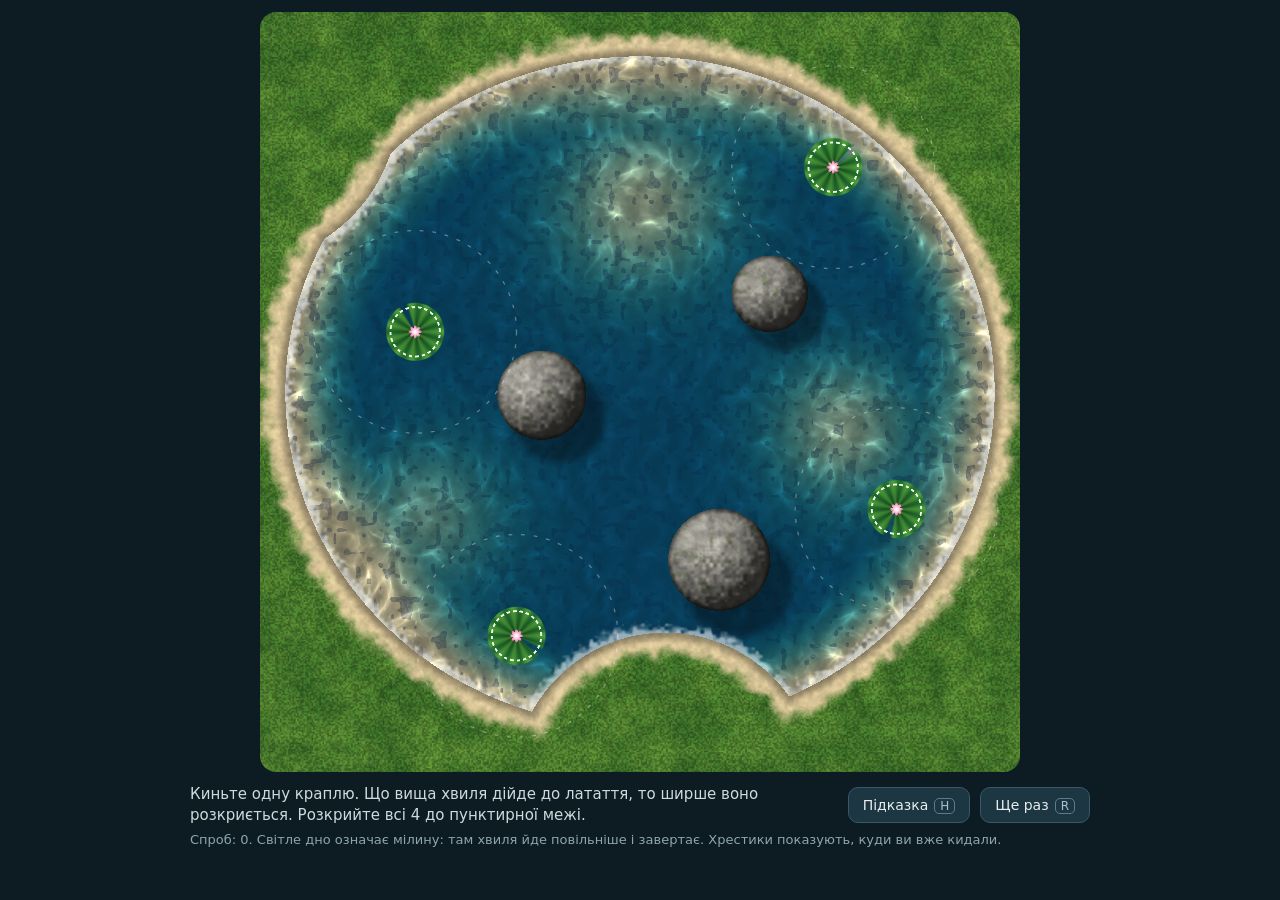
<file: archive/index-v3-one-level.html>
<!doctype html>
<html lang="uk"><head><meta charset="utf-8"><meta name="viewport" content="width=device-width,initial-scale=1">
<title>Одна крапля</title>
<style>
html,body{margin:0;height:100%;background:#0d1b22;color:#e8eef0;font-family:system-ui,-apple-system,Segoe UI,sans-serif}
#wrap{display:flex;flex-direction:column;align-items:center;padding:12px;box-sizing:border-box;min-height:100%}
#stage{position:relative;border-radius:16px;overflow:hidden;touch-action:none;cursor:crosshair}
#stage canvas{position:absolute;left:0;top:0;width:100%;height:100%;display:block}
#ov{transition:opacity .3s}
.barx{position:absolute;left:0;width:100%;height:0;background:#000;transition:height .7s cubic-bezier(.2,.7,.2,1)}
#bt{top:0}#bb{bottom:0}
#stage.fin .barx{height:9%}
#fin{position:absolute;left:0;right:0;bottom:13%;text-align:center;opacity:0;transform:translateY(10px);transition:opacity 1s,transform 1s;pointer-events:none;text-shadow:0 2px 14px rgba(0,0,0,.55)}
#fin.on{opacity:1;transform:none}
#fin b{display:block;font-weight:600;font-size:clamp(26px,6vw,52px);letter-spacing:.01em;color:#fff}
#fin span{font-size:clamp(14px,2.4vw,19px);color:#ffe2b0}
#bar{display:flex;gap:10px;align-items:center;margin-top:12px;width:100%;max-width:900px}
#msg{flex:1;font-size:15px;line-height:1.4;min-height:42px;color:#cfdadd}
button{font:inherit;font-size:14px;color:#e8eef0;background:#1c3642;border:1px solid #37596a;border-radius:10px;padding:9px 14px;cursor:pointer;white-space:nowrap}
button:hover{background:#25485a}
kbd{font:inherit;font-size:12px;border:1px solid #5b7d8d;border-radius:5px;padding:0 5px;margin-left:6px;color:#a9c3ce}
#sub{font-size:13px;color:#8fa6af;margin-top:6px;width:100%;max-width:900px}
</style></head><body><div id="wrap">
<div id="stage"><canvas id="gl"></canvas><canvas id="ov"></canvas><div class="barx" id="bt"></div><div class="barx" id="bb"></div><div id="fin"><b>Усі чотири розкрилися</b><span id="fins"></span></div></div>
<div id="bar"><div id="msg"></div><button id="hint">Підказка<kbd>H</kbd></button><button id="again">Ще раз<kbd>R</kbd></button></div>
<div id="sub">Спроб: <span id="tries">0</span>. Світле дно означає мілину: там хвиля йде повільніше і завертає. Хрестики показують, куди ви вже кидали.</div>
</div>
<script id="fs" type="x-shader/x-fragment">#version 300 es
precision highp float;
in vec2 v;out vec4 o;
uniform sampler2D uH;uniform float uT,uF,uTilt,uFin;uniform vec3 uCP,uCT,uUp;uniform vec4 uB[4];
const float N=120.,ZS=5.;
const vec3 RK[3]=vec3[3](vec3(44.5,60.5,7.),vec3(80.5,44.5,6.),vec3(72.5,86.5,8.));
float hash(vec2 p){p=fract(p*vec2(123.34,456.21));p+=dot(p,p+45.32);return fract(p.x*p.y);}
float noise(vec2 p){vec2 i=floor(p),f=fract(p);f=f*f*(3.-2.*f);return mix(mix(hash(i),hash(i+vec2(1,0)),f.x),mix(hash(i+vec2(0,1)),hash(i+vec2(1,1)),f.x),f.y);}
float fbm(vec2 p){float a=.5,s=0.;for(int i=0;i<4;i++){s+=a*noise(p);p=p*2.03+7.1;a*=.5;}return s;}
float H(vec2 s){return texture(uH,s/N).r;}
float depthAt(vec2 s){float e=pow((s.x-60.)/56.,2.)+pow((s.y-60.)/53.,2.);float d=min(1.,(1.-e)*2.6);
d-=.75*exp(-(pow(s.x-60.,2.)+pow(s.y-30.,2.))/260.);d-=.7*exp(-(pow(s.x-92.,2.)+pow(s.y-66.,2.))/180.);d-=.6*exp(-(pow(s.x-26.,2.)+pow(s.y-80.,2.))/200.);return clamp(d,.1,1.);}
float shore(vec2 s){float e=sqrt(pow((s.x-60.)/56.,2.)+pow((s.y-60.)/53.,2.));return min((1.-e)*54.,min(length(s-vec2(64.,122.))-24.,length(s-vec2(-4.,14.))-26.));}
float caus(vec2 p,float t){const float TAU=6.28318;p=mod(p,TAU)-250.;vec2 i=p;float c=1.,k=.005;
for(int n=0;n<4;n++){float tt=t*(1.-(3.5/float(n+1)));i=p+vec2(cos(tt-i.x)+sin(tt+i.y),sin(tt-i.y)+cos(tt+i.x));c+=1./length(vec2(p.x/(sin(i.x+tt)/k),p.y/(cos(i.y+tt)/k)));}
c/=4.;c=1.17-pow(c,1.4);return pow(abs(c),8.);}
vec3 sunCol(){return mix(vec3(1.,.97,.9),vec3(1.,.66,.3),uFin);}
vec3 sky(vec3 d,vec3 L){float z=max(d.z,0.);
vec3 day=mix(vec3(.8,.88,.97),vec3(.3,.55,.92),pow(z,.5)),eve=mix(vec3(1.,.6,.28),vec3(.26,.28,.55),pow(z,.42));
vec3 c=mix(day,eve,uFin);
float cl=smoothstep(.5,.75,fbm(d.xy/(z+.25)*1.3+uT*.01));c=mix(c,mix(vec3(1.),vec3(1.,.72,.55),uFin),cl*.5);
float sd=max(dot(d,L),0.);c+=sunCol()*pow(sd,22.)*.3*(.4+uFin);return c;}
float sph(vec3 ro,vec3 rd,vec3 c,float r){vec3 oc=ro-c;float b=dot(oc,rd),h=b*b-dot(oc,oc)+r*r;if(h<0.)return -1.;return -b-sqrt(h);}
void main(){vec2 p=vec2(v.x*2.-1.,1.-v.y*2.);
vec3 fw=normalize(uCT-uCP),rt=normalize(cross(uUp,fw)),up=cross(fw,rt);
vec3 rd=normalize(fw*uF+rt*p.x+up*p.y),ro=uCP;
vec3 L=normalize(mix(vec3(-.45,-.55,.7),vec3(-.16,-.92,.2),uFin)),SC=sunCol();
vec3 V=normalize(mix(vec3(0.,.33,1.),-rd,uTilt));
vec3 col;float tHit=1e9;
if(rd.z>-1e-4){col=sky(rd,L)+SC*pow(max(dot(rd,L),0.),600.)*6.;}
else{float t=-ro.z/rd.z;vec2 s=(ro+rd*t).xy;float sh=shore(s);
if(sh>=0.){t=(H(s)*ZS*uTilt-ro.z)/rd.z;s=(ro+rd*t).xy;sh=shore(s);}
tHit=t;
if(sh<0.){float tt=clamp(-sh/6.,0.,1.);
vec3 sand=vec3(.86,.78,.6)*(.86+.28*fbm(s*1.3));
vec3 grass=mix(vec3(.17,.36,.13),vec3(.38,.56,.2),fbm(s*.3))*(.75+.5*noise(s*4.));
col=mix(sand,grass,smoothstep(.3,.75,tt+(fbm(s*.45)-.5)*.6));
col*=mix(.66,1.,smoothstep(0.,1.8,-sh));col*=mix(vec3(1.),vec3(1.05,.8,.62),uFin);}
else{float h=H(s),e=.75;float hx=H(s+vec2(e,0))-H(s-vec2(e,0)),hy=H(s+vec2(0,e))-H(s-vec2(0,e));
vec2 a=vec2(noise(s*.8+vec2(uT*.55,0.))-.5,noise(s*.8+vec2(5.,uT*.45))-.5)*.05+(vec2(noise(s*2.6-uT*.9),noise(s*2.6+uT*.8+9.))-.5)*.02;
vec3 n=normalize(vec3(-hx*12.-a.x*.6,-hy*12.-a.y*.6,1.));
float dep=depthAt(s);vec2 sb=s+n.xy*(2.+11.*dep)+rd.xy/max(-rd.z,.15)*dep*3.*uTilt;if(shore(sb)<.3)sb=s;
vec3 bt=vec3(.86,.78,.6)*(.8+.32*fbm(sb*.8));
bt*=.92+.08*sin(sb.x*1.5+sin(sb.y*.45)*2.+fbm(sb*.3)*6.);
float pb=smoothstep(.7,.76,noise(sb*1.1+30.));bt=mix(bt,vec3(.46,.44,.4)*(.8+.4*noise(sb*4.)),pb*.7);
float lap=H(s+vec2(1,0))+H(s-vec2(1,0))+H(s+vec2(0,1))+H(s-vec2(0,1))-4.*h;
float ca=caus(sb*.36,uT*.65)*(1.15-.75*dep)+max(-lap,0.)*10.;
bt*=(.74+ca)*mix(vec3(1.),vec3(1.1,.85,.6),uFin);
vec3 tr=exp(-dep*dep*vec3(4.4,1.75,1.05));
col=bt*tr+mix(vec3(.01,.16,.28),vec3(.05,.1,.2),uFin)*(1.-tr);col*=1.+clamp(h*4.5,-.35,.6);
vec2 so=-normalize(L.xy)*(.6+uFin*1.4);
for(int i=0;i<3;i++){float ds=length(s-RK[i].xy-so*RK[i].z);col*=mix(.6,1.,smoothstep(RK[i].z*.9,RK[i].z*1.2,ds));}
for(int i=0;i<4;i++){float dg=length(s-uB[i].xy);col+=vec3(1.,.55,.12)*exp(-dg*dg/60.)*uFin*uB[i].w*(.45+.15*sin(uT*5.+float(i)));}
float F=.03+.97*pow(1.-max(dot(n,V),0.),5.);
vec3 R=reflect(-V,n);R.z=abs(R.z);
col=mix(col,sky(R,L),clamp(F*1.3,0.,.92));
float sd=max(dot(R,L),0.);col+=SC*(pow(sd,300.)*3.2+pow(sd,40.)*.25*uFin);
float fo=smoothstep(1.7,0.,sh+(noise(s*1.6+uT*.35)-.5)*1.5+sin(uT*1.4+s.x*.3+s.y*.2)*.3);col=mix(col,vec3(.96,.98,.99)*mix(vec3(1.),vec3(1.,.85,.7),uFin),fo*.6);
vec3 TN=mix(vec3(1.),vec3(1.08,.84,.66),uFin*.7);
for(int i=0;i<4;i++){vec2 q=s-uB[i].xy;float r=length(q);if(r<5.4){float a=atan(q.y,q.x),w=uB[i].z,lit=uB[i].w;
float notch=smoothstep(.05,.2,abs(a-(float(i)*1.3-2.))-.02);
float pad=smoothstep(4.7,4.45,r)*notch;
vec3 pc=mix(vec3(.11,.38,.15),vec3(.27,.56,.2),.5+.5*cos(a*11.))*(.7+.4*r/4.7)*(.65+.55*max(dot(n,L),0.))*TN;
col=mix(col,pc,pad*.97);
col=mix(col,vec3(1.,1.,.95),(1.-lit)*.95*smoothstep(.24,.06,abs(r-3.9))*step(.45,fract(a*3.82)));
float ro=1.15+2.65*w,l1=.5+.5*pow(abs(cos(a*4.)),.55),l2=.5+.5*pow(abs(sin(a*4.)),.55);
float p1=smoothstep(ro*l1,ro*l1-.28,r);vec3 c1=mix(vec3(1.,.96,.95),vec3(.96,.5,.7),smoothstep(0.,ro,r))*(.82+.18*smoothstep(ro*l1,ro*l1*.6,r));
col=mix(col,c1*TN,p1);
float ri=ro*.63,p2=smoothstep(ri*l2,ri*l2-.22,r);vec3 c2=mix(vec3(1.),vec3(1.,.7,.82),smoothstep(0.,ri,r))*(.86+.14*smoothstep(ri*l2,ri*l2*.6,r));
col=mix(col,c2*TN,p2);
float cr=.3+.6*min(w,1.);col=mix(col,mix(vec3(.9,.62,.16),vec3(1.,.86,.32),lit),smoothstep(cr,cr-.18,r)*smoothstep(.2,.55,w));
col+=vec3(.42,.26,.06)*lit*(.6+uFin)*smoothstep(4.2,0.,r)*(.75+.25*sin(uT*5.+float(i)));}}
}
float fd=length(s-60.);col=mix(col,sky(normalize(vec3(rd.xy,.02)),L),smoothstep(110.,700.,fd)*uTilt);}
vec3 Hh=normalize(L+V);
for(int i=0;i<3;i++){vec3 c=vec3(RK[i].xy,-RK[i].z*.3);float ts=sph(ro,rd,c,RK[i].z*1.05);if(ts>0.&&ts<tHit){tHit=ts;vec3 q=ro+rd*ts;vec2 s=q.xy;
vec3 n=normalize(normalize(q-c)+vec3((noise(s*1.7)-.5)*.5,(noise(s*1.7+4.)-.5)*.5,0.));
vec3 base=vec3(.56,.55,.52)*(.72+.5*fbm(s*.9+float(i)*3.));base=mix(base,vec3(.3,.36,.22),smoothstep(.55,.8,fbm(s*.7+2.))*.5);
col=base*(.3+.9*max(dot(n,L),0.))*mix(vec3(1.),vec3(1.15,.8,.55),uFin)+SC*pow(max(dot(n,Hh),0.),30.)*.12;col*=mix(.55,1.,smoothstep(0.,2.,q.z));}}
col*=1.-uFin*.35*smoothstep(.5,1.4,length(p));
o=vec4(col,1.);}
</script>
<script>
const N=120,STEPS=760,DAMP=0.9982;
const ROCKS=[[44,60,7],[80,44,6],[72,86,8]];
const BUOYS=[[24,50],[90,24],[40,98],[100,78]];
const blk=new Uint8Array(N*N),land=new Uint8Array(N*N),dep=new Float32Array(N*N),c2=new Float32Array(N*N);
for(let y=0;y<N;y++)for(let x=0;x<N;x++){const i=y*N+x;
const e=((x-60)/56)**2+((y-60)/53)**2;
const cove=(x-64)**2+(y-122)**2<24*24, cape=(x+4)**2+(y-14)**2<26*26;
if(e>=1||cove||cape||x<1||y<1||x>N-2||y>N-2){blk[i]=1;land[i]=1;continue}
for(const[rx,ry,rr]of ROCKS)if((x-rx)**2+(y-ry)**2<rr*rr)blk[i]=1;
let d=Math.min(1,(1-e)*2.6);
d-=0.75*Math.exp(-((x-60)**2+(y-30)**2)/260);
d-=0.7*Math.exp(-((x-92)**2+(y-66)**2)/180);
d-=0.6*Math.exp(-((x-26)**2+(y-80)**2)/200);
d=Math.max(0.1,Math.min(1,d));dep[i]=d;c2[i]=0.25*(0.22+0.78*d)}
let U=new Float32Array(N*N),P=new Float32Array(N*N),Q=new Float32Array(N*N),MX=BUOYS.map(()=>0),STEP=0;
function simReset(){U.fill(0);P.fill(0);Q.fill(0);MX=BUOYS.map(()=>0);STEP=0}
function simDrop(dx,dy){for(let y=-7;y<=7;y++)for(let x=-7;x<=7;x++){const X=dx+x,Y=dy+y;if(X<1||Y<1||X>=N-1||Y>=N-1||blk[Y*N+X])continue;const v=-Math.exp(-(x*x+y*y)/7);U[Y*N+X]=v;P[Y*N+X]=v}}
function simTick(){for(let y=1;y<N-1;y++)for(let x=1;x<N-1;x++){const i=y*N+x;if(blk[i])continue;const c=U[i];
const l=blk[i-1]?c:U[i-1],r=blk[i+1]?c:U[i+1],t=blk[i-N]?c:U[i-N],d=blk[i+N]?c:U[i+N];
Q[i]=(2*c-P[i]+c2[i]*(l+r+t+d-4*c))*DAMP}
const q=P;P=U;U=Q;Q=q;STEP++;
for(let k=0;k<BUOYS.length;k++){const v=Math.abs(U[BUOYS[k][1]*N+BUOYS[k][0]]);if(v>MX[k])MX[k]=v}}
function canDrop(x,y){if(x<1||y<1||x>=N-1||y>=N-1||blk[y*N+x])return 0;for(const[bx,by]of BUOYS)if(Math.hypot(bx-x,by-y)<16)return 0;return 1}
const T=0.068,HINT=[60,27,15],BEST=[63,30];
const stage=document.getElementById('stage'),glc=document.getElementById('gl'),ov=document.getElementById('ov'),g=ov.getContext('2d'),finEl=document.getElementById('fin');
const gl=glc.getContext('webgl2',{antialias:false});
const say=t=>document.getElementById('msg').textContent=t;
let state='idle',tries=0,marks=[],splash=null,hintLv=0,acc=0,last=performance.now(),size=600;
let camK=0,camGoal=0,theta=0,finT=0,ringT=0,tscale=1,fin=0,disp=[0,0,0,0],wasLit=[0,0,0,0],bursts=[],litOrder=[];
function resize(){const css=Math.max(260,Math.min(innerWidth-24,innerHeight-140,900)),dpr=Math.min(devicePixelRatio||1,2);stage.style.width=stage.style.height=css+'px';size=Math.round(css*dpr);glc.width=glc.height=ov.width=ov.height=size;if(gl)gl.viewport(0,0,size,size)}
addEventListener('resize',resize);resize();
let prog,U_={},tex;
if(!gl){say('Цей браузер не підтримує WebGL2, тому воду показати не можна.')}else{
const sh=(t,src)=>{const s=gl.createShader(t);gl.shaderSource(s,src);gl.compileShader(s);if(!gl.getShaderParameter(s,gl.COMPILE_STATUS))console.error(gl.getShaderInfoLog(s));return s};
prog=gl.createProgram();gl.attachShader(prog,sh(gl.VERTEX_SHADER,'#version 300 es\nout vec2 v;void main(){vec2 p=vec2(float((gl_VertexID<<1)&2),float(gl_VertexID&2))*2.-1.;v=vec2(p.x*.5+.5,.5-p.y*.5);gl_Position=vec4(p,0.,1.);}'));
gl.attachShader(prog,sh(gl.FRAGMENT_SHADER,document.getElementById('fs').textContent));gl.linkProgram(prog);if(!gl.getProgramParameter(prog,gl.LINK_STATUS))console.error(gl.getProgramInfoLog(prog));gl.useProgram(prog);
for(const n of['uT','uB','uF','uTilt','uFin','uCP','uCT','uUp'])U_[n]=gl.getUniformLocation(prog,n);
tex=gl.createTexture();gl.bindTexture(gl.TEXTURE_2D,tex);gl.texStorage2D(gl.TEXTURE_2D,1,gl.R16F,N,N);
gl.texParameteri(gl.TEXTURE_2D,gl.TEXTURE_MIN_FILTER,gl.LINEAR);gl.texParameteri(gl.TEXTURE_2D,gl.TEXTURE_MAG_FILTER,gl.LINEAR);gl.texParameteri(gl.TEXTURE_2D,gl.TEXTURE_WRAP_S,gl.CLAMP_TO_EDGE);gl.texParameteri(gl.TEXTURE_2D,gl.TEXTURE_WRAP_T,gl.CLAMP_TO_EDGE);
gl.bindVertexArray(gl.createVertexArray())}
function idleText(){say('Киньте одну краплю. Що вища хвиля дійде до латаття, то ширше воно розкриється. Розкрийте всі 4 до пунктирної межі.')}
function reset(){simReset();state='idle';splash=null;wasLit=[0,0,0,0];bursts=[];litOrder=[];camGoal=0;tscale=1;stage.classList.remove('fin');finEl.classList.remove('on');idleText();if(hintLv)showHint()}
function showHint(){if(hintLv===1)say('Підказка 1: світле дно — це мілина. Вона збирає хвилю, як лінза. Спробуйте кинути краплю над мілиною.');
if(hintLv===2)say('Підказка 2: шукайте місце всередині жовтого кола.');
if(hintLv>=3)say('Підказка 3: точне місце позначено жовтою цяткою.')}
function hint(){if(hintLv<3)hintLv++;if(state!=='idle')reset();else showHint()}
function drop(x,y){simDrop(x,y);state='run';tries++;document.getElementById('tries').textContent=tries;marks.push([x,y]);splash={x,y,t:0};say('Хвиля йде…')}
function ring(x,y,amp){for(let j=-6;j<=6;j++)for(let i=-6;i<=6;i++){const X=x+i,Y=y+j;if(X<1||Y<1||X>=N-1||Y>=N-1||blk[Y*N+X])continue;const v=-amp*Math.exp(-(i*i+j*j)/6);U[Y*N+X]+=v;P[Y*N+X]+=v}}
function win(){for(let n=0;n<4;n++)win['b'+n]=0;win.b3=1;state='win';finT=0;ringT=-1;theta=0;
document.getElementById('fins').textContent=tries===1?'з першої спроби':'спроба № '+tries;
say('Хвиля підняла всі 4 латаття до межі, і вони розкрилися. Натисніть R, щоб зіграти ще раз.')}
function overlay(){const K=size/N,px=size/600;g.clearRect(0,0,size,size);ov.style.opacity=camK<0.02?1:0;if(camK>=0.02)return;
g.lineWidth=1.5*px;g.strokeStyle='rgba(255,255,255,.55)';for(const[x,y]of marks){const a=(x+.5)*K,b=(y+.5)*K,r=4*px;g.beginPath();g.moveTo(a-r,b-r);g.lineTo(a+r,b+r);g.moveTo(a+r,b-r);g.lineTo(a-r,b+r);g.stroke()}
if(hintLv>=2&&state==='idle'){g.strokeStyle='rgba(250,199,117,.95)';g.lineWidth=2.5*px;g.setLineDash([8*px,6*px]);g.beginPath();g.arc(HINT[0]*K,HINT[1]*K,HINT[2]*K,0,7);g.stroke();g.setLineDash([])}
if(hintLv>=3&&state==='idle'){g.fillStyle='#FAC775';g.beginPath();g.arc((BEST[0]+.5)*K,(BEST[1]+.5)*K,5*px,0,7);g.fill();g.strokeStyle='#412402';g.lineWidth=1.5*px;g.stroke()}
if(splash&&splash.t<1){const a=splash.t;g.strokeStyle='rgba(255,255,255,'+(0.9*(1-a))+')';g.lineWidth=(3*(1-a)+1)*px;g.beginPath();g.arc((splash.x+.5)*K,(splash.y+.5)*K,(6+a*30)*px,0,7);g.stroke()}
if(state==='idle')for(const[x,y]of BUOYS){g.setLineDash([3*px,7*px]);g.strokeStyle='rgba(255,255,255,.35)';g.lineWidth=1*px;g.beginPath();g.arc((x+.5)*K,(y+.5)*K,16*K,0,7);g.stroke();g.setLineDash([])}
for(const b of bursts){if(b.t<0||b.t>=1)continue;const a=b.t;g.strokeStyle='rgba(255,214,120,'+(0.95*(1-a))+')';g.lineWidth=(5*(1-a)+1)*px;g.beginPath();g.arc((b.x+.5)*K,(b.y+.5)*K,(4+a*13)*K,0,7);g.stroke();
g.fillStyle='rgba(255,236,180,'+(0.35*(1-a)*(1-a))+')';g.beginPath();g.arc((b.x+.5)*K,(b.y+.5)*K,(3+a*6)*K,0,7);g.fill()}}
const ease=t=>t<.5?4*t*t*t:1-Math.pow(-2*t+2,3)/2;
function camera(now){const k=ease(camK),el=(90-68*k)*Math.PI/180,d=Math.exp(Math.log(600)*(1-k)+Math.log(104)*k),ex=60+12*k,th=theta*Math.min(1,k*3);
const tg=[60,60-3*k,0],cp=[tg[0]+d*Math.cos(el)*Math.sin(th),tg[1]+d*Math.cos(el)*Math.cos(th),d*Math.sin(el)];
const w=Math.min(1,k*5),up=[0,-(1-w),w],ul=Math.hypot(up[1],up[2]);
gl.uniform3f(U_.uCP,cp[0],cp[1],cp[2]);gl.uniform3f(U_.uCT,tg[0],tg[1],tg[2]);gl.uniform3f(U_.uUp,0,up[1]/ul,up[2]/ul);gl.uniform1f(U_.uF,d/ex);gl.uniform1f(U_.uTilt,Math.min(1,k*1.5));gl.uniform1f(U_.uFin,fin)}
function frame(now){const dt=Math.min(0.05,(now-last)/1000);last=now;
camK+=Math.sign(camGoal-camK)*Math.min(Math.abs(camGoal-camK),dt/(camGoal?2.8:0.7));
fin+=Math.sign(camGoal-fin)*Math.min(Math.abs(camGoal-fin),dt/(camGoal?2.2:0.6));
for(const b of bursts)b.t+=dt*(state==='win'?1.1:1.6);
BUOYS.forEach(([x,y],k)=>{const f=Math.min(1,MX[k]/T);if(f>=1&&!wasLit[k]){wasLit[k]=now;litOrder.push(k);bursts.push({x,y,t:0})}
const pop=wasLit[k]?0.22*Math.exp(-(now-wasLit[k])/260):0;disp[k]+=((f>=1?1:Math.pow(f,2.4)*0.9)-disp[k])*Math.min(1,dt*7);disp[k]=Math.max(0,disp[k]);BUOYS[k].show=disp[k]+pop});
if(state==='win'){finT+=dt;if(finT>1.5&&!camGoal){camGoal=1;stage.classList.add('fin')}if(camGoal)theta+=dt*0.11;tscale=finT<0.3?1-finT/0.3*0.86:finT<3.8?0.14:Math.min(0.55,0.14+(finT-3.8)*0.25);
if(finT<1.4){const n=Math.floor(finT/0.3);if(n<4&&!win['b'+n]){win['b'+n]=1;const b=BUOYS[litOrder[n]??n];bursts.push({x:b[0],y:b[1],t:0})}}
if(ringT<0&&finT>1.7){BUOYS.forEach(([x,y])=>ring(x,y,0.5));ringT=finT}
if(ringT>0&&finT-ringT>2.4){const b=BUOYS[Math.floor(Math.random()*4)];ring(b[0],b[1],0.4);ringT=finT}
if(finT>3)finEl.classList.add('on');
acc+=dt*180*tscale;while(acc>=1){simTick();acc-=1}}
else if(state==='run'){acc+=dt*180;while(acc>=1&&STEP<STEPS){simTick();acc-=1}if(acc>3)acc=0;const lit=MX.filter(v=>v>=T).length;
if(lit===4)win();
else if(STEP>=STEPS){state='done';say('Розкрилося '+lit+' з 4. До решти хвиля дійшла заслабка: пелюстки не доросли до пунктирної межі. Натисніть R, щоб спробувати ще раз.')}}
else if(state==='done'&&STEP<STEPS*3){simTick();simTick();simTick()}
if(splash)splash.t+=dt*2;
if(gl){gl.texSubImage2D(gl.TEXTURE_2D,0,0,0,N,N,gl.RED,gl.FLOAT,U);gl.uniform1f(U_.uT,now/1000);
const b=new Float32Array(16);BUOYS.forEach(([x,y],k)=>{const u=U[y*N+x];b[k*4]=x+.5;b[k*4+1]=y+.5;b[k*4+2]=BUOYS[k].show||0;b[k*4+3]=MX[k]>=T?1:0});
gl.uniform4fv(U_.uB,b);camera(now);gl.drawArrays(gl.TRIANGLES,0,3)}
overlay();requestAnimationFrame(frame)}
stage.addEventListener('pointerdown',e=>{if(state!=='idle'||camK>0.01)return;const r=stage.getBoundingClientRect(),x=Math.floor((e.clientX-r.left)/r.width*N),y=Math.floor((e.clientY-r.top)/r.height*N);
if(x<1||y<1||x>=N-1||y>=N-1||blk[y*N+x]){say('Сюди кинути не можна. Киньте краплю у воду.');return}
if(!canDrop(x,y)){say('Занадто близько до латаття. Киньте далі від пунктирного кола.');return}drop(x,y)});
document.getElementById('again').onclick=reset;document.getElementById('hint').onclick=hint;
addEventListener('keydown',e=>{if(e.repeat||e.metaKey||e.ctrlKey||e.altKey)return;if(e.code==='KeyR'){e.preventDefault();reset()}if(e.code==='KeyH'){e.preventDefault();hint()}});
window.__test={drop:(x,y)=>{reset();camK=0;fin=0;drop(x,y)},state:()=>[state,STEP,+camK.toFixed(2),+finT.toFixed(1)],skip:s=>{finT+=s;camGoal=1;camK=1;fin=1;stage.classList.add('fin');theta+=s*0.11;for(let i=0;i<s*40;i++)simTick()}};
reset();requestAnimationFrame(frame);
</script></body></html>
</file>
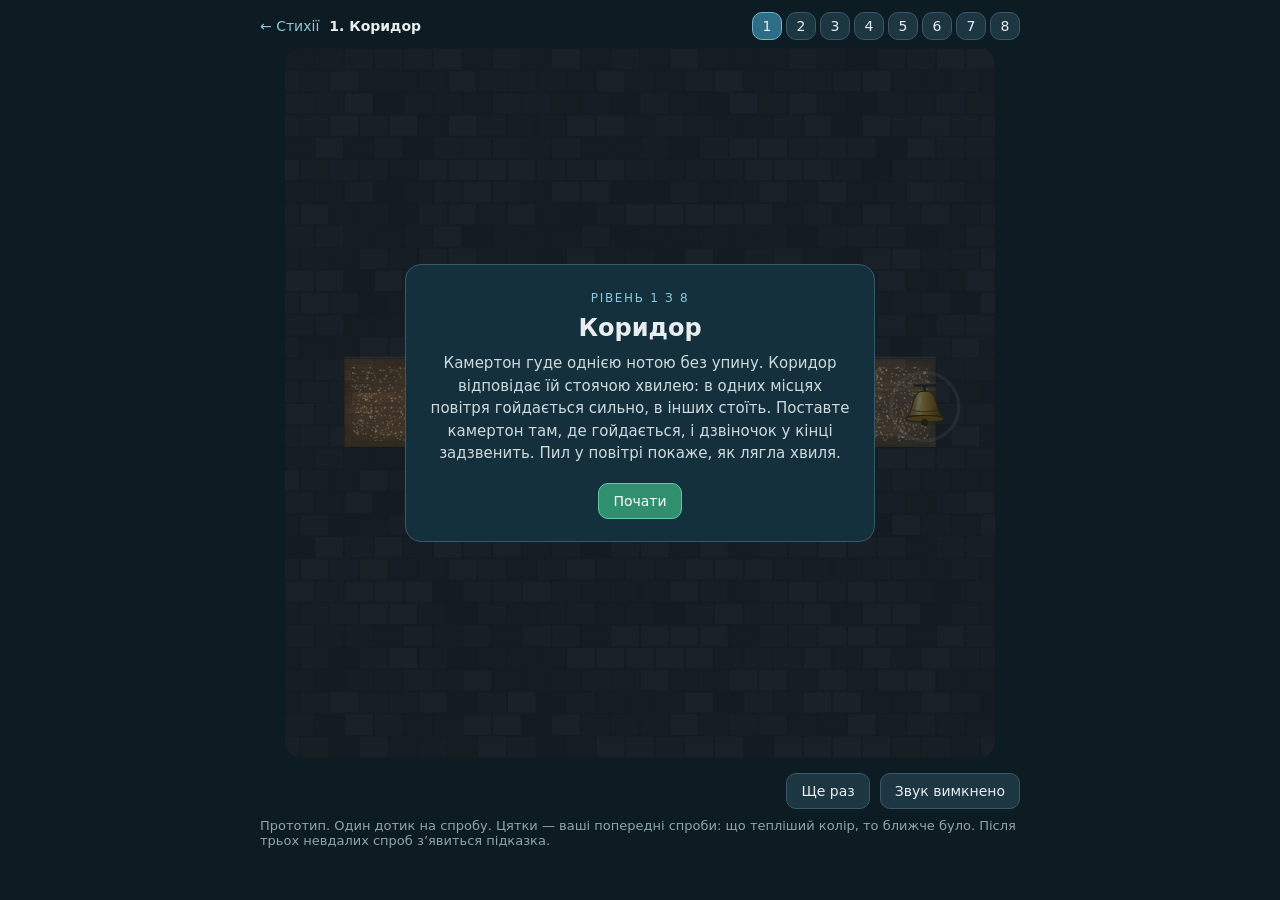
<file: proto/air.html>
<!doctype html>
<html lang="uk"><head><meta charset="utf-8"><meta name="viewport" content="width=device-width,initial-scale=1">
<title>Повітря: прототип</title><link rel="stylesheet" href="kit.css"></head><body>
<script src="kit.js"></script>
<script>
// LAW: a tuning fork hums one note without stopping. A room answers only at the places where its own
// standing wave swings; put the fork on a still line of that wave and the room stays silent.
const G = 96, C2 = 0.25, KEEP = 0.9994, DRIVE = 0.02, TOTAL = 2600;
const wall = new Uint8Array(G * G);
let P0 = new Float32Array(G * G), P1 = new Float32Array(G * G), P2 = new Float32Array(G * G), env = new Float32Array(G * G);
let src = -1, tick = 0, omega = 0, LVA = null, peak = [], peakQ = [];
// frequency of the (m,n) standing wave of a room lx by ly cells, exact for this grid
function modeOmega(m, n, lx, ly) { const a = Math.sin(m * Math.PI / lx / 2), b = Math.sin(n * Math.PI / ly / 2); return 2 * Math.asin(Math.sqrt(C2 * (a * a + b * b))); }
function airBuild(L) { LVA = L; wall.fill(1); for (const r of L.rooms) for (let y = r[1]; y <= r[3]; y++) for (let x = r[0]; x <= r[2]; x++) wall[y * G + x] = 0;
  P0.fill(0); P1.fill(0); P2.fill(0); env.fill(0); src = -1; tick = 0; omega = modeOmega(...L.mode); peak = L.bells.map(() => 0); peakQ = (L.quiet || []).map(() => 0); }
function airTap(x, y) { src = y * G + x; tick = 0; }
// Friction acts on the motion (the c - P0 term), so it does not shift the room's pitch.
function airStep() { tick++;
  for (let y = 1; y < G - 1; y++) for (let x = 1; x < G - 1; x++) { const i = y * G + x; if (wall[i]) continue; const c = P1[i];
    const l = wall[i - 1] ? c : P1[i - 1], r = wall[i + 1] ? c : P1[i + 1], u = wall[i - G] ? c : P1[i - G], d = wall[i + G] ? c : P1[i + G];
    const v = c + (c - P0[i]) * KEEP + C2 * (l + r + u + d - 4 * c); P2[i] = v; const a = v < 0 ? -v : v; if (a > env[i]) env[i] = a; }
  P2[src] += DRIVE * Math.sin(omega * tick);
  const q = P0; P0 = P1; P1 = P2; P2 = q;
  if (tick > TOTAL - 500) { LVA.bells.forEach((b, k) => { const a = Math.abs(P1[b[1] * G + b[0]]); if (a > peak[k]) peak[k] = a; }); (LVA.quiet || []).forEach((b, k) => { const a = Math.abs(P1[b[1] * G + b[0]]); if (a > peakQ[k]) peakQ[k] = a; }); } } // a bell is judged by how it rings at the end, once the room has settled
// a sleeping cat is judged the same way: where it lies, the air must swing less than tq, or it wakes
const catWoke = () => peakQ.some(v => v > LVA.tq);
function airVerdict() { if (tick < TOTAL) return 0; return !catWoke() && peak.every(v => v >= LVA.need) ? 1 : -1; }
const LEVELS = [
  { name: 'Коридор', text: 'Камертон гуде однією нотою без упину. Коридор відповідає їй стоячою хвилею: в одних місцях повітря гойдається сильно, в інших стоїть. Поставте камертон там, де гойдається, і дзвіночок у кінці задзвенить. Пил у повітрі покаже, як лягла хвиля.',
    rooms: [[8, 42, 87, 53]], mode: [3, 0, 80, 12], bells: [[86, 48]], need: 1.03, best: [9, 48] },
  { name: 'Дві кімнати', text: 'Нота камертона підходить лише одній із кімнат. В іншій звук не накопичується, скільки б він не гудів. І навіть у потрібній кімнаті є тихі лінії.',
    rooms: [[6, 28, 45, 67], [46, 46, 51, 49], [52, 20, 89, 75]], mode: [2, 1, 40, 40], bells: [[7, 29], [26, 66]], need: 0.44, best: [26, 30] },
  { name: 'Довга зала', text: 'Велика зала відповідає складнішою хвилею: тихих ліній тут багато, вони перетинаються сіткою. Дзвіночки в протилежних кутах мають задзвеніти обидва. На підлозі спить кіт: там, де він лежить, повітря має лишатися майже тихим. Камертон у кутку розбудить усю кімнату разом із котом: шукайте місце, де кімната гуде якраз настільки, щоб дзвенів дзвіночок.',
    rooms: [[6, 30, 89, 65]], mode: [4, 2, 84, 36], bells: [[7, 31], [88, 64]], need: 0.25, best: [65, 47], quiet: [[24, 33]], tq: 0.2211 },
  { name: 'Три кімнати', text: 'Три кімнати з’єднані дверима, а нота підходить лише одній. Знайдіть її, а в ній місце, де повітря гойдається найсильніше. На підлозі спить кіт: там, де він лежить, повітря має лишатися майже тихим. Камертон у кутку розбудить усю кімнату разом із котом: шукайте місце, де кімната гуде якраз настільки, щоб дзвенів дзвіночок.',
    rooms: [[6, 10, 35, 40], [36, 24, 39, 27], [40, 10, 89, 40], [60, 41, 63, 45], [6, 46, 89, 86]], mode: [3, 1, 50, 31], bells: [[41, 11], [88, 39]], need: 0.2, best: [75, 32], quiet: [[14, 13]], tq: 0.0643 },
  { name: 'Вежа', text: 'Висока вузька вежа гуде своєю нотою: уздовж неї кілька тихих смуг, упоперек одна. Дзвіночки висять у протилежних кутах, і обидва мають задзвеніти на повну. На підлозі спить кіт: там, де він лежить, повітря має лишатися майже тихим. Камертон у кутку розбудить усю кімнату разом із котом: шукайте місце, де кімната гуде якраз настільки, щоб дзвенів дзвіночок.',
    rooms: [[30, 6, 65, 89]], mode: [1, 4, 36, 84], bells: [[31, 7], [64, 88]], need: 0.28, best: [59, 48], quiet: [[48, 9]], tq: 0.1484 },
  { name: 'Близнята', text: 'Дві однакові кімнати, тож нота підходить обом. Звук однієї переходить у другу через двері, і друга підхоплює його. Дзвіночки висять у різних кімнатах; знайдіть місце, звідки задзвенять обидва. На підлозі спить кіт: там, де він лежить, повітря має лишатися майже тихим. Камертон у кутку розбудить усю кімнату разом із котом: шукайте місце, де кімната гуде якраз настільки, щоб дзвенів дзвіночок.',
    rooms: [[6, 24, 45, 63], [46, 42, 51, 45], [52, 24, 91, 63]], mode: [2, 1, 40, 40], bells: [[7, 25], [90, 62]], need: 0.21, best: [47, 43], quiet: [[24, 27]], tq: 0.1247 },
  { name: 'Квадрат', text: 'Кімната квадратна, тож одна нота має тут дві хвилі: одна гойдається зліва направо, друга згори вниз. Камертон посеред стіни розгойдує лише одну з них. Дзвіночки висять посеред двох різних стін; знайдіть місце, звідки задзвенять обидва. На підлозі спить кіт: там, де він лежить, повітря має лишатися майже тихим. Камертон у кутку розбудить усю кімнату разом із котом: шукайте місце, де кімната гуде якраз настільки, щоб дзвенів дзвіночок.',
    rooms: [[28, 28, 67, 67]], mode: [2, 1, 40, 40], bells: [[47, 29], [29, 47]], need: 0.55, best: [65, 32], quiet: [[51, 36]], tq: 0.4777 },
  { name: 'Троє близнят', text: 'Три однакові кімнати в ряд, з\u2019єднані дверима. Звук переходить від кімнати до кімнати, але на кожних дверях слабне. Дзвіночки висять у крайніх кімнатах. Знайдіть місце, звідки задзвенять обидва. На підлозі спить кіт: там, де він лежить, повітря має лишатися майже тихим. Камертон у кутку розбудить усю кімнату разом із котом: шукайте місце, де кімната гуде якраз настільки, щоб дзвенів дзвіночок.',
    rooms: [[4, 32, 29, 57], [30, 43, 33, 46], [34, 32, 59, 57], [60, 43, 63, 46], [64, 32, 89, 57]], mode: [2, 1, 26, 26], bells: [[5, 33], [88, 56]], need: 0.16, best: [87, 45], quiet: [[22, 40]], tq: 0.1124 }];
// ---- drawing: a plan of the rooms seen from above. The floor and walls are painted once; the air, the dust and the
// sound are drawn every frame. Dust is the signature: sound pushes it out of the places where the air moves most and
// it settles where the air stands still, so the standing wave draws itself on the floor (as in Kundt's tube).
const off = document.createElement('canvas'); off.width = off.height = G; const og = off.getContext('2d'), img = og.createImageData(G, G);
let catLive = 0, ghost = new Float32Array(G * G), vam = new Float32Array(G * G), dust = [], live = [], floorC = null, floorKey = '', floorPath = null, ringT = [], lastNow = 0, gold = 0;
const hsh = i => { let h = (i * 2654435761) >>> 0; h ^= h >>> 15; h = (h * 2246822519) >>> 0; h ^= h >>> 13; return (h >>> 0) / 4294967296; };
function paintFloor(size, K) { const c = document.createElement('canvas'); c.width = c.height = size; const g = c.getContext('2d'), r = rng(23 + LEVELS.indexOf(LVA) * 5);
  // stone all round, with blocks and a little moss of colour
  g.fillStyle = '#2a2a30'; g.fillRect(0, 0, size, size); for (let y = 0; y < G; y += 3) for (let x = -(y % 6 ? 2 : 0); x < G; x += 4) { const t = r(); g.fillStyle = 'rgb(' + (44 + 16 * t | 0) + ',' + (43 + 15 * t | 0) + ',' + (50 + 16 * t | 0) + ')'; g.fillRect(x * K + 1, y * K + 1, 4 * K - 2, 3 * K - 2); }
  floorPath = new Path2D(); for (const R of LVA.rooms) floorPath.rect(R[0] * K, R[1] * K, (R[2] - R[0] + 1) * K, (R[3] - R[1] + 1) * K);
  g.save(); g.clip(floorPath);
  // parquet: herringbone-like planks in warm wood, each plank its own tone
  g.fillStyle = '#6b4a2e'; g.fillRect(0, 0, size, size);
  for (let y = 0; y < G; y += 1.5) for (let x = -(Math.floor(y / 1.5) % 2) * 3; x < G; x += 6) { const t = r(); g.fillStyle = 'rgb(' + (120 + 40 * t | 0) + ',' + (82 + 28 * t | 0) + ',' + (50 + 18 * t | 0) + ')'; g.fillRect(x * K + 0.5, y * K + 0.5, 6 * K - 1, 1.5 * K - 1);
    g.strokeStyle = 'rgba(60,36,20,.25)'; g.lineWidth = 1; g.beginPath(); for (let q = 0; q < 2; q++) { const yy = (y + 0.3 + r() * 0.9) * K; g.moveTo(x * K + 2, yy); g.bezierCurveTo((x + 2) * K, yy + r() * 2 - 1, (x + 4) * K, yy + r() * 2 - 1, (x + 6) * K - 2, yy); } g.stroke(); }
  // a soft shadow along every wall, and a warm pool of light in the middle of each room
  for (const R of LVA.rooms) { const cx = (R[0] + R[2] + 1) / 2 * K, cy = (R[1] + R[3] + 1) / 2 * K, rr = Math.max(R[2] - R[0], R[3] - R[1]) * K * 0.7, lg = g.createRadialGradient(cx, cy, 0, cx, cy, rr); lg.addColorStop(0, 'rgba(255,214,150,.18)'); lg.addColorStop(1, 'rgba(255,214,150,0)'); g.fillStyle = lg; g.fillRect(R[0] * K, R[1] * K, (R[2] - R[0] + 1) * K, (R[3] - R[1] + 1) * K); }
  g.restore();
  g.save(); g.clip(floorPath); g.shadowColor = 'rgba(0,0,0,.75)'; g.shadowBlur = K * 2.2; g.lineWidth = K * 2; g.strokeStyle = '#000'; const outer = new Path2D(); outer.rect(-size, -size, size * 3, size * 3); for (let i = 0; i < G * G; i++) if (wall[i]) { const x = i % G, y = (i - x) / G; if ((x && !wall[i - 1]) || (x < G - 1 && !wall[i + 1]) || (y && !wall[i - G]) || (y < G - 1 && !wall[i + G])) { g.fillStyle = '#000'; g.fillRect(x * K, y * K, K, K); } } g.restore();
  // lit top edge of the walls
  g.fillStyle = 'rgba(200,195,185,.28)'; for (let i = G; i < G * G - G; i++) if (wall[i] && !wall[i + G]) { const x = i % G, y = (i - x) / G; g.fillRect(x * K, (y + 1) * K - Math.max(1, K * 0.25), K, Math.max(1, K * 0.25)); }
  return c; }
function fork(g, x, y, K, now, on) { const a = on ? Math.sin(now / 9) * K * 0.18 : 0; g.save(); g.translate(x, y);
  g.fillStyle = 'rgba(0,0,0,.35)'; g.beginPath(); g.ellipse(K * 0.3, K * 0.5, K * 1.6, K * 0.7, 0, 0, 7); g.fill();
  g.fillStyle = '#3a2a1e'; g.beginPath(); g.ellipse(0, K * 0.2, K * 1.4, K * 0.6, 0, 0, 7); g.fill(); g.fillStyle = '#5a4230'; g.beginPath(); g.ellipse(0, 0, K * 1.4, K * 0.6, 0, 0, 7); g.fill();
  const mg = g.createLinearGradient(-K, 0, K, 0); mg.addColorStop(0, '#7f8a96'); mg.addColorStop(0.45, '#eef3f8'); mg.addColorStop(1, '#6c7682'); g.strokeStyle = mg; g.lineCap = 'round'; g.lineWidth = Math.max(1.5, K * 0.32);
  g.beginPath(); g.moveTo(0, 0); g.lineTo(0, -K * 1.6); g.stroke(); g.beginPath(); g.moveTo(-K * 0.55 - a, -K * 4.6); g.lineTo(-K * 0.55, -K * 2.1); g.quadraticCurveTo(-K * 0.55, -K * 1.6, 0, -K * 1.6); g.quadraticCurveTo(K * 0.55, -K * 1.6, K * 0.55, -K * 2.1); g.lineTo(K * 0.55 + a, -K * 4.6); g.stroke();
  if (on) { g.strokeStyle = 'rgba(255,255,255,.25)'; g.lineWidth = Math.max(1, K * 0.5); g.beginPath(); g.moveTo(-K * 0.55, -K * 4.6); g.lineTo(-K * 0.55, -K * 2.6); g.moveTo(K * 0.55, -K * 4.6); g.lineTo(K * 0.55, -K * 2.6); g.stroke(); }
  g.restore(); }
let hops = [], motes = [];
Proto({
  G, levels: LEVELS, speed: 16, slowmo: 0.4, idleText: 'Кімната ледь чутно гуде від протягу: видно, де її повітря гойдається. Поставте камертон туди.',
  build(L) { if (src >= 0 && LVA === L) for (let i = 0; i < G * G; i++) ghost[i] = Math.max(ghost[i] * 0.6, env[i]); else ghost.fill(0); airBuild(L); catLive = 0; live = L.bells.map(() => 0); floorKey = ''; ringT = L.bells.map(() => 0); gold = 0;
    dust = []; const r = rng(77); for (let k = 0; k < 40000 && dust.length < 2600; k++) { const x = 1 + r() * (G - 2), y = 1 + r() * (G - 2), i = (y | 0) * G + (x | 0); if (!wall[i] && !wall[i - 1] && !wall[i + 1] && !wall[i - G] && !wall[i + G]) dust.push({ x, y, t: r() }); } },
  tap(x, y) { if (wall[y * G + x]) { this.say('Це стіна. Поставте камертон на підлогу.'); return false; } airTap(x, y); this.say('Камертон гуде, кімната набирає звук…'); },
  step: airStep, verdict: airVerdict,
  winText: () => 'Кімната підхопила ноту, дзвіночки дзвенять. Пил ліг туди, де повітря стоїть.',
  score: () => catWoke() ? 0.25 : 0.95 * Math.min(1, ...peak.map(v => v / LVA.need)),
  failTitle: () => catWoke() ? 'Кіт прокинувся' : 'Дзвіночки ледве ворухнулись',
  failText: () => catWoke() ? 'Кіт прокинувся: там, де він спить, повітря гойдалося надто сильно. Камертон стояв надто вдало для всієї кімнати.' : 'Дзвіночки ледве ворухнулись (' + peak.map(v => Math.min(99, Math.round(v / LVA.need * 100)) + '%').join(', ') + '). Камертон стояв на тихій лінії або не в тій кімнаті.',
  // sound: the fork hums a pure tone; as the room picks the note up the hum swells; the bells ring when it sings
  sfx: { tap(S) { S.tone(1760, 0.08, { gain: 0.05, type: 'triangle' }); }, frame(S, dt, st) { const on = src >= 0 && st !== 'card' && st !== 'idle'; let m = 0; live.forEach(v => { m = Math.max(m, v / LVA.need); }); S.level('fork', on ? 0.025 + 0.09 * Math.min(1, m) : 0, { tone: 440 }); S.level('fork2', on ? 0.012 * Math.min(1, m) : 0, { tone: 880 }); },
    win(S) { LVA.bells.forEach((b, k) => S.bell(1245 + k * 311, 2.6, 0.07, 0.1 + k * 0.22)); }, lose(S) { } },
  // the replay camera starts on the fork, then moves to the bell that has begun to ring and stays with it a while
  focus() { if ((this.slow || 0) < 1.4) return null; let k = -1, m = 0.4; live.forEach((v, i) => { const f = v / LVA.need; if (f > m) { m = f; k = i; } }); return k < 0 ? null : LVA.bells[k]; },
  hold() { return (this.slow || 0) < 4.5; },
  draw(g, K, now, size) {
    const dt = Math.max(0, Math.min(0.1, (now - lastNow) / 1000)); lastNow = now; const run = src >= 0, win = this.state === 'win'; gold += ((win ? 1 : 0) - gold) * Math.min(1, dt * 1.5);
    const key = size + ':' + LEVELS.indexOf(LVA); if (key !== floorKey) { floorC = paintFloor(size, K); floorKey = key; } g.drawImage(floorC, 0, 0);
    // a slant of sun from a window in the first room's top wall, and dust motes drifting in it; while the room sings they shiver with its air
    { const R = LVA.rooms[0], wx0 = (R[0] + (R[2] - R[0]) * 0.3) * K, ww = Math.min(10, (R[2] - R[0]) * 0.25) * K, y0 = R[1] * K, len = Math.min(R[3] - R[1], 26) * K, sk = len * 0.55;
      g.save(); g.beginPath(); g.rect(R[0] * K, R[1] * K, (R[2] - R[0] + 1) * K, (R[3] - R[1] + 1) * K); g.clip(); g.globalCompositeOperation = 'lighter';
      const bg2 = g.createLinearGradient(0, y0, 0, y0 + len); bg2.addColorStop(0, 'rgba(255,226,170,.16)'); bg2.addColorStop(1, 'rgba(255,226,170,0)'); g.fillStyle = bg2; g.beginPath(); g.moveTo(wx0, y0); g.lineTo(wx0 + ww, y0); g.lineTo(wx0 + ww + sk, y0 + len); g.lineTo(wx0 + sk, y0 + len); g.closePath(); g.fill();
      if (motes.length < 46) motes.push({ u: Math.random(), v: Math.random(), p: Math.random() * 6 }); const amp = src >= 0 ? Math.min(1, gold + 0.4) : 0;
      for (const m of motes) { m.p += dt; m.u += (Math.sin(m.p * 0.7 + m.v * 9) * 0.02) * dt; m.v += (0.012 + Math.cos(m.p * 0.5 + m.u * 7) * 0.02) * dt; if (m.v > 1) m.v -= 1; if (m.u < 0 || m.u > 1) m.u = Math.random();
        const yy = y0 + m.v * len, xx = wx0 + m.u * ww + m.v * sk + Math.sin(now / 23 + m.p * 40) * K * 0.25 * amp, tw = 0.5 + 0.5 * Math.sin(m.p * 3 + m.u * 20);
        g.fillStyle = 'rgba(255,240,205,' + (0.55 * tw * (1 - m.v)) + ')'; g.beginPath(); g.arc(xx, yy, Math.max(0.8, K * 0.13), 0, 7); g.fill(); }
      g.restore(); const wy = (R[1] - 1.4) * K, wh = K * 1.4; g.fillStyle = '#3a2a1c'; g.fillRect(wx0 - K * 0.35, wy - K * 0.3, ww + K * 0.7, wh + K * 0.6); const gg2 = g.createLinearGradient(wx0, 0, wx0 + ww, 0); gg2.addColorStop(0, '#cfe6f5'); gg2.addColorStop(0.5, '#fff3d6'); gg2.addColorStop(1, '#bcd9ee'); g.fillStyle = gg2; g.fillRect(wx0, wy, ww, wh);
      g.strokeStyle = '#3a2a1c'; g.lineWidth = Math.max(1, K * 0.22); g.beginPath(); g.moveTo(wx0 + ww / 2, wy); g.lineTo(wx0 + ww / 2, wy + wh); g.stroke(); }
    // the air: warm where it is squeezed, cool where it is thinned, faint everywhere else
    let pm = 0.08; for (let i = 0; i < G * G; i++) { const a = P1[i] < 0 ? -P1[i] : P1[i]; if (a > pm) pm = a; }
    const d = img.data; for (let i = 0; i < G * G; i++) { const k = i * 4; if (wall[i]) { d[k + 3] = 0; continue; } const p = P1[i] / pm, e = Math.min(1, (run ? env[i] : ghost[i]) * 0.8);
      if (p > 0) { d[k] = 255; d[k + 1] = 170; d[k + 2] = 70; } else { d[k] = 90; d[k + 1] = 170; d[k + 2] = 255; } d[k + 3] = 120 * Math.abs(p) + 25 * e; }
    og.putImageData(img, 0, 0); g.save(); g.clip(floorPath); g.imageSmoothingEnabled = true; g.drawImage(off, 0, 0, size, size); g.restore();
    // before the fork is placed the room hums faintly in the draught, which shows where its standing wave swings
    if (!run) { const R = LVA.rooms.find(R => R[2] - R[0] + 1 === LVA.mode[2] && R[3] - R[1] + 1 === LVA.mode[3]) || LVA.rooms[0], m = LVA.mode, ph = Math.sin(now / 520); g.save(); g.clip(floorPath);
      for (let y = R[1]; y <= R[3]; y++) for (let x = R[0]; x <= R[2]; x++) { const v = Math.cos(m[0] * Math.PI * (x - R[0] + 0.5) / m[2]) * Math.cos(m[1] * Math.PI * (y - R[1] + 0.5) / m[3]) * ph; g.fillStyle = v > 0 ? 'rgba(255,170,70,' + (0.22 * v) + ')' : 'rgba(90,170,255,' + (-0.22 * v) + ')'; g.fillRect(x * K, y * K, K + 0.5, K + 0.5); } g.restore(); }
    // how much the air moves at each place: the slope of the sound's loudness
    let vmax = 1e-9; for (let y = 1; y < G - 1; y++) for (let x = 1; x < G - 1; x++) { const i = y * G + x; if (wall[i]) { vam[i] = 0; continue; } const ex = (wall[i + 1] ? env[i] : env[i + 1]) - (wall[i - 1] ? env[i] : env[i - 1]), ey = (wall[i + G] ? env[i] : env[i + G]) - (wall[i - G] ? env[i] : env[i - G]); vam[i] = ex * ex + ey * ey; if (vam[i] > vmax) vmax = vam[i]; }
    const push = run ? Math.min(1, Math.sqrt(vmax) * 20) * (this.state === 'run' || this.state === 'replay' ? (this.speed || 16) / 16 : 1) : 0, q = Math.max(1, K * 0.2);
    g.save(); g.globalCompositeOperation = 'lighter';
    for (const m of dust) { const i = (m.y | 0) * G + (m.x | 0);
      if (push > 0.01) { const fx = -(vam[i + 1] - vam[i - 1]) / vmax, fy = -(vam[i + G] - vam[i - G]) / vmax, s = 0.9 * push * dt * 4, nx = m.x + Math.max(-0.3, Math.min(0.3, fx * s)) + (hsh(i + (now / 90 | 0)) - 0.5) * 0.06 * Math.sqrt(vam[i] / vmax), ny = m.y + Math.max(-0.3, Math.min(0.3, fy * s)) + (hsh(i * 3 + (now / 90 | 0)) - 0.5) * 0.06 * Math.sqrt(vam[i] / vmax), j = (ny | 0) * G + (nx | 0); if (!wall[j]) { m.x = nx; m.y = ny; } }
      const sh = run ? Math.sqrt(vam[i] / vmax) : 0, ox = (P1[i + 1] - P1[i - 1]) * 6, oy = (P1[i + G] - P1[i - G]) * 6, still = 1 - sh;
      g.fillStyle = 'rgba(' + (230 + 25 * gold | 0) + ',' + (220 + 10 * gold | 0) + ',' + (190 - 90 * gold | 0) + ',' + (0.28 + 0.4 * still * (run ? 1 : 0.3) + 0.25 * gold * still) + ')'; g.fillRect((m.x - Math.max(-1.2, Math.min(1.2, ox))) * K, (m.y - Math.max(-1.2, Math.min(1.2, oy))) * K, q, q); }
    g.restore();
    // bells: a ring that fills as the bell swings, and when it rings, sound spreading from it
    LVA.bells.forEach((b, k) => { const f = Math.min(1, peak[k] / LVA.need), x = (b[0] + .5) * K, y = (b[1] + .5) * K, a = Math.abs(P1[b[1] * G + b[0]]); live[k] = Math.max(live[k] * 0.99, a); const lf = Math.min(1, live[k] / LVA.need);
      g.strokeStyle = 'rgba(255,255,255,.16)'; g.lineWidth = Math.max(2, K * 0.45); g.beginPath(); g.arc(x, y, 4.6 * K, 0, 7); g.stroke(); g.strokeStyle = lf >= 1 ? '#8fe0b8' : '#ffd27a'; g.lineCap = 'round'; g.beginPath(); g.arc(x, y, 4.6 * K, -Math.PI / 2, -Math.PI / 2 + lf * 6.283); g.stroke();
      if (f >= 1 || win) { ringT[k] += dt; g.save(); g.clip(floorPath); for (let j = 0; j < 4; j++) { const ph = (ringT[k] * 0.6 + j / 4) % 1; g.strokeStyle = 'rgba(255,225,150,' + 0.5 * (1 - ph) + ')'; g.lineWidth = Math.max(1, K * 0.25 * (1 - ph)); g.beginPath(); g.arc(x, y, (3 + ph * 26) * K, 0, 7); g.stroke(); } g.restore();
        const gl = g.createRadialGradient(x, y, 0, x, y, 9 * K); gl.addColorStop(0, 'rgba(255,225,130,.55)'); gl.addColorStop(1, 'rgba(255,225,130,0)'); g.fillStyle = gl; g.fillRect(x - 9 * K, y - 9 * K, 18 * K, 18 * K); }
      g.save(); g.translate(x, y); g.rotate(Math.sin(now / 55) * 0.35 * Math.min(1, a * 2) + (win ? Math.sin(now / 160) * 0.25 : 0)); Art.bell(g, 0, -2.4 * K, K * 1.15, Math.min(1, a * 2 + (win ? 0.6 : 0))); g.restore(); });
    // a cat asleep in a corner of the first room; when the room sings it wakes, lifts its head and pricks its ears
    { const R = LVA.rooms[0], c = K * 1.6; let aw = Math.min(1, gold * 1.5), best = null, bd = 0;
      if (LVA.quiet) { const q = LVA.quiet[0]; const a = src >= 0 ? Math.abs(P1[q[1] * G + q[0]]) : 0; catLive = Math.max(catLive * 0.99, tick > TOTAL - 500 ? a : Math.min(a, LVA.tq * 0.9)); /* only the settled room can wake it, the same window the verdict uses */ aw = Math.min(1, Math.pow(catLive / LVA.tq, 3)); } // this cat wakes only if its own spot gets loud
      for (const [qx, qy] of LVA.quiet ? [LVA.quiet[0]] : [[R[2] - 4, R[3] - 3.5], [R[0] + 4, R[3] - 3.5], [R[2] - 4, R[1] + 4], [R[0] + 4, R[1] + 4]]) { let d = 99; for (const b of LVA.bells.concat([LVA.best])) d = Math.min(d, Math.hypot(b[0] - qx, b[1] - qy)); if (d > bd) { bd = d; best = [qx, qy]; } }
      const near = !LVA.quiet && bd < 7, cx = ((best ? best[0] : 0) - 0.2) * K, cy = (best ? best[1] : 0) * K;
      if (!near && R[2] - R[0] > 14 && R[3] - R[1] > 10) { g.save(); g.translate(cx, cy); g.fillStyle = 'rgba(0,0,0,.25)'; g.beginPath(); g.ellipse(c * 0.2, c * 0.3, c * 1.5, c * 1.1, 0, 0, 7); g.fill();
        const br = 1 + 0.04 * Math.sin(now / 600); g.fillStyle = '#c9823f'; g.beginPath(); g.ellipse(0, 0, c * 1.25 * br, c * 0.95 * br, 0.3, 0, 7); g.fill(); g.strokeStyle = 'rgba(120,60,20,.6)'; g.lineWidth = Math.max(1, c * 0.12); for (let k = -2; k <= 2; k++) { g.beginPath(); g.arc(0, 0, c * (0.45 + 0.13 * (k + 2)), 2.4 + k * 0.1, 3.6 + k * 0.1); g.stroke(); }
        g.strokeStyle = '#b06f33'; g.lineWidth = c * 0.36; g.lineCap = 'round'; g.beginPath(); const tf = aw ? Math.sin(now / 120) * 0.4 : 0; g.arc(0, 0, c * 1.15, 0.5 + tf, 2.3 + tf); g.stroke();
        const hx = c * (0.75 + 0.35 * aw), hy = -c * (0.45 + 0.45 * aw); g.fillStyle = '#d48d48'; g.beginPath(); g.arc(hx, hy, c * 0.55, 0, 7); g.fill();
        for (const sg of [-1, 1]) { g.fillStyle = '#c47a38'; g.beginPath(); g.moveTo(hx + sg * c * 0.42, hy - c * 0.2); g.lineTo(hx + sg * c * (0.42 + 0.1 * aw), hy - c * (0.75 + 0.25 * aw)); g.lineTo(hx + sg * c * 0.05, hy - c * 0.45); g.closePath(); g.fill(); }
        g.fillStyle = aw ? '#e8f070' : '#5a3818'; for (const sg of [-1, 1]) { g.beginPath(); if (aw) g.arc(hx + sg * c * 0.2, hy - c * 0.05, c * 0.11, 0, 7); else g.ellipse(hx + sg * c * 0.2, hy - c * 0.02, c * 0.13, c * 0.03, 0, 0, 7); g.fill(); } g.restore(); } }
    // the room sings: where the air swings hardest, grains of dust leap off the floor in time with the note, and the view trembles
    if (win && run) { this.shake = Math.max(this.shake || 0, 0.1 + 0.06 * Math.sin(now / 90)); g.save(); g.clip(floorPath);
      for (let k = 0; k < 50; k++) { const i = (Math.random() * G * G) | 0; if (!wall[i] && vam[i] / vmax > 0.4 && hops.length < 260) hops.push({ x: i % G + Math.random(), y: (i / G | 0) + Math.random(), t: 0, v: 0.6 + Math.random() * 0.8 }); }
      for (const h of hops) { h.t += dt; const T = 0.45 * h.v, ph = (h.t % T) / T, z = 4 * ph * (1 - ph) * h.v * 1.6, fade = Math.min(1, h.t * 3) * Math.max(0, 1 - h.t / 3);
        g.fillStyle = 'rgba(0,0,0,' + 0.25 * fade + ')'; g.beginPath(); g.ellipse(h.x * K, h.y * K, K * 0.28, K * 0.14, 0, 0, 7); g.fill();
        g.fillStyle = 'rgba(255,236,190,' + 0.9 * fade + ')'; g.beginPath(); g.arc(h.x * K, (h.y - z) * K, K * 0.3, 0, 7); g.fill(); }
      hops = hops.filter(h => h.t < 3); g.restore(); } else hops = [];
    if (run) { const x = (src % G + .5) * K, y = (((src / G) | 0) + .5) * K, on = this.state === 'run' || this.state === 'replay' || win;
      if (on) { g.save(); g.clip(floorPath); for (let j = 0; j < 3; j++) { const ph = (now / 700 + j / 3) % 1; g.strokeStyle = 'rgba(255,255,255,' + 0.35 * (1 - ph) + ')'; g.lineWidth = Math.max(1, K * 0.2); g.beginPath(); g.arc(x, y - K, (1.5 + ph * 9) * K, 0, 7); g.stroke(); } g.restore(); }
      fork(g, x, y + K * 1.6, K, now, on);
      if (this.state === 'run') { g.fillStyle = 'rgba(255,255,255,.25)'; g.fillRect(0, size - 4, size, 4); g.fillStyle = '#8fe0b8'; g.fillRect(0, size - 4, size * tick / TOTAL, 4); } }
    if (this.hover && this.state === 'idle' && !wall[this.hover[1] * G + this.hover[0]]) { g.globalAlpha = 0.6; fork(g, (this.hover[0] + .5) * K, (this.hover[1] + 2.1) * K, K, now, false); g.globalAlpha = 1; }
  }
});
</script></body></html>
</file>
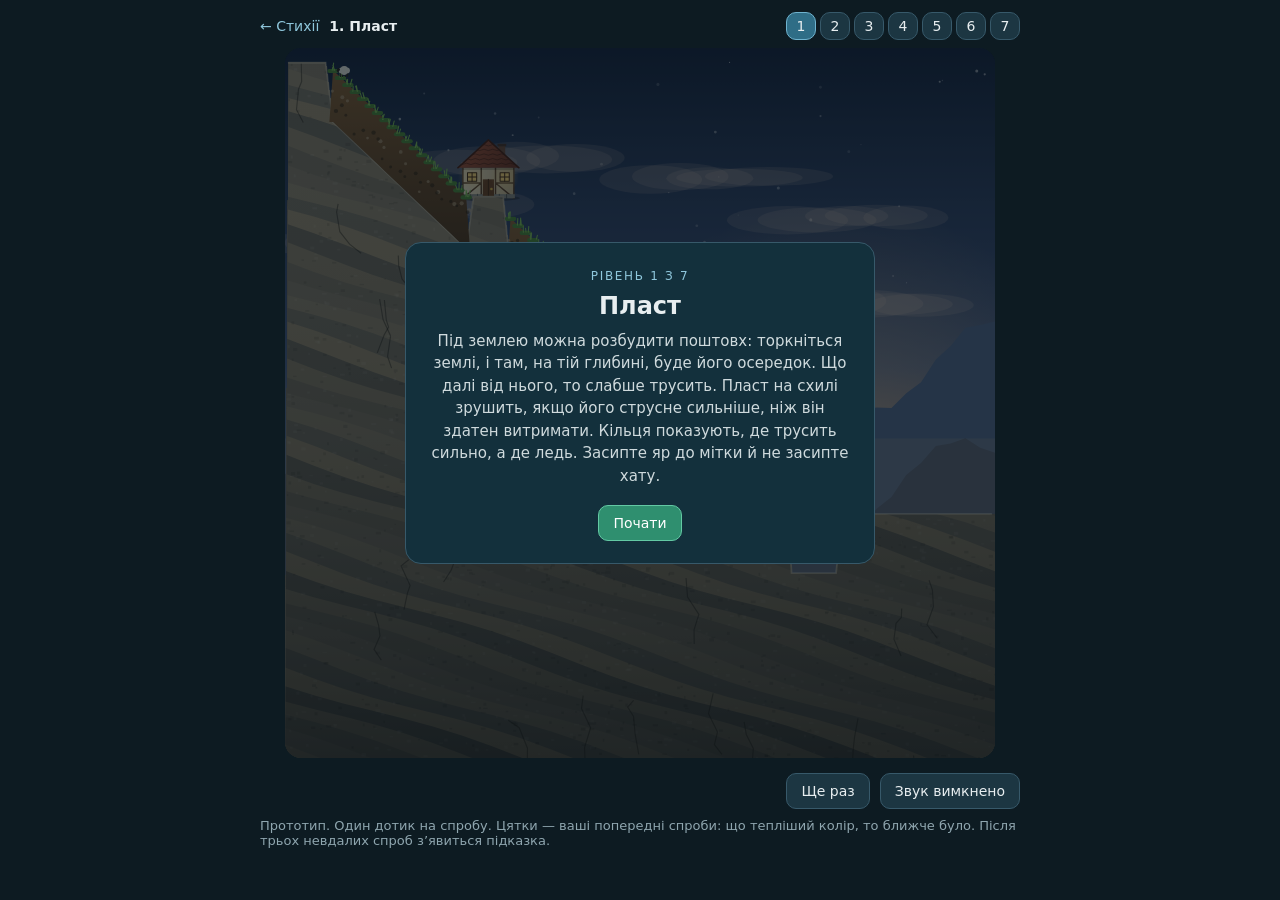
<file: proto/earth.html>
<!doctype html>
<html lang="uk"><head><meta charset="utf-8"><meta name="viewport" content="width=device-width,initial-scale=1">
<title>Земля: прототип</title><link rel="stylesheet" href="kit.css"></head><body>
<script src="kit.js"></script>
<script>
// LAW: loose ground lies still on a slope steeper than the one it can flow on. Standing soil holds up to the
// static angle; once it moves it keeps moving until the slope is down to the lower, dynamic angle. So a slab that
// is touched goes all at once, the scarp it leaves eats its way uphill until rock or roots stop it, and whatever
// it lands on starts moving too. Among trees the ground holds to a steeper angle whether it is standing or
// arriving, so a forest swallows a small slide; buried deeper than a trunk can bear, the trees snap and go with
// the rest. Water lowers both angles, so wet ground runs far. Snow lies steep while it is still and slides on
// almost nothing once it moves, so an avalanche runs far across gentle ground and pushes snow into what it meets.
const G = 96, STAT = 1.0, DYN = 0.55, RATE = 0.22, ROOT = 1.5, SNAP = 3, WSTAT = 0.8, WDYN = 0.28, SSTAT = 0.9, SDYN = 0.17;
const rock = new Float32Array(G), soil = new Float32Array(G), soil0 = new Float32Array(G), dq = new Float32Array(G), act = new Uint8Array(G), wet = new Uint8Array(G), tree = new Uint8Array(G), moved = new Float32Array(G);
let stepN = 0, moving = 0, LVS = null, buried = -1;
// QUAKE: the player sets off an earthquake: a hypocentre somewhere under the ground. Shaking spreads from it at the shear-wave
// speed and weakens with distance, a = M / (r + R0). A slope slips when the shaking passes its critical acceleration, which
// is its margin of safety (Newmark's sliding block): how far the ground stands below the angle it can hold. Wet ground and
// snow have little margin, roots add a lot. So a shallow quake shakes a small patch hard and a deep one a wide area gently.
const VS = 0.15, R0 = 3, acrit = new Float32Array(G), arr = new Int32Array(G); let quake = null, lastArr = 0;
const slopeAt = x => Math.max(x > 0 ? H(x) - H(x - 1) : 0, x < G - 1 ? H(x) - H(x + 1) : 0);
const critAcc = x => 0.25 + 6 * Math.max(0, statOf(x) - slopeAt(x)) + (tree[x] ? 2.2 : 0);
const shakeAt = (qx, qh, x) => (LVS.mag || 14) / (Math.hypot(x - qx, H(x) - qh) + R0);
function slideQuake(qx, qh) { quake = { x: qx, h: qh }; lastArr = 0; for (let x = 0; x < G; x++) { acrit[x] = critAcc(x); arr[x] = -1;
  if (soil[x] < 0.3 || !canSlide(x) || shakeAt(qx, qh, x) <= acrit[x]) continue; arr[x] = 1 + Math.round(Math.hypot(x - qx, H(x) - qh) / VS); lastArr = Math.max(lastArr, arr[x]); } }
const lerp = (pts, x) => { for (let k = 1; k < pts.length; k++) if (x <= pts[k][0]) { const a = pts[k - 1], b = pts[k]; return a[1] + (b[1] - a[1]) * (x - a[0]) / (b[0] - a[0] || 1); } return pts[pts.length - 1][1]; };
function slideBuild(L) { LVS = L; stepN = 0; moving = 0; buried = -1; quake = null; lastArr = 0; arr.fill(-1); act.fill(0); wet.fill(0); tree.fill(0); soil.fill(0); moved.fill(0);
  for (let x = 0; x < G; x++) rock[x] = lerp(L.rock, x);
  for (const s of L.slabs) for (let x = s[0]; x <= s[1]; x++) { soil[x] = s[2]; wet[x] = s[3] || 0; }
  for (const t of L.trees || []) for (let x = t[0]; x <= t[1]; x++) tree[x] = 1;
  soil0.set(soil); }
const H = x => rock[x] + soil[x];
const statOf = x => wet[x] === 2 ? SSTAT : wet[x] ? WSTAT : STAT, dynOf = x => wet[x] === 2 ? SDYN : wet[x] ? WDYN : DYN; // wet: 0 dry, 1 wet, 2 snow
function canSlide(x) { if (soil[x] < 0.5) return false; for (const n of [x - 1, x + 1]) if (n >= 0 && n < G && H(x) - H(n) > dynOf(x)) return true; return false; }
function slideTap(x) { for (let d = -2; d <= 2; d++) { const X = x + d; if (X >= 0 && X < G && soil[X] > 0.2) { act[X] = 40; tree[X] = 0; } } }
function slideStep() { stepN++; moving = 0; dq.fill(0); for (let x = 0; x < G; x++) if (arr[x] === stepN) { act[x] = 40; tree[x] = 0; } // the shaking arrives and the slope lets go
  for (let x = 0; x < G; x++) { if (soil[x] <= 0.001) continue; let left = soil[x];
    for (const n of [x + 1, x - 1]) { if (n < 0 || n >= G) continue; const d = H(x) - H(n); if (tree[x] && d > ROOT + 0.04 && soil[n] < soil0[n] - 0.3) { tree[x] = 0; act[x] = 14; } /* the ground below it slipped away: the tree is undercut and goes */
      const lim = tree[x] ? ROOT + 0.04 : act[x] ? dynOf(x) + 0.04 : statOf(x); if (d <= lim) continue; // a little friction to stop: moving ground comes to rest just above its angle
      const q = Math.min(left, RATE * (d - (tree[x] ? ROOT : dynOf(x)))); if (q <= 0) continue; left -= q; dq[x] -= q; dq[n] += q; act[x] = 14; if (!tree[n]) act[n] = 14; if (wet[x] > wet[n] && q > 0.004) wet[n] = wet[x]; } }
  for (let x = 0; x < G; x++) { if (dq[x]) { soil[x] = Math.max(0, soil[x] + dq[x]); moved[x] += Math.abs(dq[x]); }
    if (tree[x] && soil[x] - soil0[x] > SNAP) { tree[x] = 0; act[x] = 14; } /* buried deeper than a trunk can bear */ if (act[x]) { act[x]--; moving++; } }
  for (const h of LVS.houses || []) { let m = 0; for (let d = -2; d <= 2; d++) m += soil[h + d] - soil0[h + d]; if (m / 5 > 1.0) buried = h; } }
function slideVerdict() { if (buried >= 0) return -1; if (moving || stepN < 3 || stepN <= lastArr) return 0; for (const f of LVS.fills || [LVS.fill]) for (let x = f[0]; x <= f[1]; x++) if (H(x) < f[2]) return -1; return 1; }
const LEVELS = [
  {"name": "Пласт", "rock": [[0, 94], [5, 94], [6, 86], [24, 68.9], [25, 75.9], [29, 75.9], [30, 66], [48, 48.9], [49, 55.9], [50, 55.9], [51, 46], [65, 32.7], [66, 38.7], [67, 38.7], [68, 25], [74, 25], [75, 33], [95, 33]], "slabs": [[6, 24, 7], [30, 48, 7], [51, 65, 6]], "fill": [68, 74, 29], "houses": [27], "mag": 6, "qb": [38, 20], "text": "Під землею можна розбудити поштовх: торкніться землі, і там, на тій глибині, буде його осередок. Що далі від нього, то слабше трусить. Пласт на схилі зрушить, якщо його струсне сильніше, ніж він здатен витримати. Кільця показують, де трусить сильно, а де ледь. Засипте яр до мітки й не засипте хату.", "bx": 39},
  {"name": "Ліс тримає схил", "rock": [[0, 96], [5, 96], [6, 90], [20, 76.7], [21, 83.7], [22, 83.7], [23, 74], [45, 53.1], [46, 57.7], [47, 57.7], [48, 48], [62, 34.7], [63, 40.7], [64, 40.7], [65, 25], [70, 25], [71, 33], [95, 33]], "slabs": [[6, 20, 7], [23, 45, 6], [48, 62, 6]], "trees": [[23, 45]], "fill": [65, 70, 29], "houses": [84], "mag": 17, "qb": [37, 16], "text": "Коріння тримає схил: ліс витримує поштовх, від якого гола земля давно б поїхала. Щоб зрушити його, осередок має бути зовсім поруч. А ліс, що встояв, ковтає осув, який прийшов згори. Засипте яр до мітки.", "bx": 43},
  {"name": "Мокрий схил", "rock": [[0, 30], [7, 30], [8, 25], [14, 25], [15, 30], [30, 30], [31, 39], [32, 39], [33, 32], [53, 51], [54, 63.3], [55, 63.3], [56, 58], [66, 65], [67, 80], [70, 80], [71, 70], [85, 56.7], [86, 62.7], [87, 62.7], [88, 45], [95, 45]], "slabs": [[33, 53, 7], [56, 66, 6, 1], [71, 85, 6]], "fill": [8, 14, 28.5], "houses": [92], "mag": 9, "qb": [60, 18], "text": "Мокра земля, темна й блискуча, тримається ледь-ледь: її зрушить і далекий слабкий поштовх, і тече вона далеко. А сухий схил над хатою має встояти. Засипте яму до мітки.", "bx": 61},
  {"name": "Лавина", "rock": [[0, 92], [4, 92], [5, 86], [22, 72], [23, 78], [24, 78], [25, 70], [40, 56], [41, 61], [42, 61], [43, 55], [63, 44], [79, 38], [80, 24], [88, 24], [89, 34], [95, 34]], "slabs": [[5, 22, 3, 2], [25, 40, 5]], "fill": [80, 88, 29], "houses": [92], "mag": 6, "qb": [13, 10], "text": "Сніг лежить на схилі круто, поки його не зрушили, а зрушений ковзає майже без тертя й біжить далеко рівниною, захоплюючи все на шляху. Засипте западину й не засипте хату за нею.", "bx": 12},
  {"name": "Сніг над лісом", "rock": [[0, 92], [4, 92], [5, 86], [22, 72], [23, 78], [24, 78], [25, 70], [40, 56], [41, 61], [42, 61], [43, 55], [63, 44], [79, 38], [80, 24], [88, 24], [89, 34], [95, 34]], "slabs": [[5, 22, 3, 2], [25, 40, 4], [43, 62, 3]], "trees": [[43, 62]], "fill": [80, 88, 29], "houses": [92], "mag": 5, "qb": [13, 10], "text": "Нижче на схилі ліс. Сухий осув він ковтне, а снігова лавина ламає дерева й біжить далі. Засипте западину до мітки.", "bx": 12},
  {"name": "Загата", "rock": [[0, 94], [5, 94], [6, 86], [24, 68.9], [25, 75.9], [29, 75.9], [30, 66], [48, 48.9], [49, 55.9], [50, 55.9], [51, 46], [65, 32.7], [66, 38.7], [67, 38.7], [68, 24], [78, 24], [79, 33], [95, 33]], "slabs": [[6, 24, 8], [30, 48, 8], [51, 65, 7]], "trees": [[51, 65]], "fill": [68, 78, 29], "houses": [88], "river": 26, "mag": 16, "qb": [63, 28], "text": "Перегородіть річку осувом. Земля займає місце води, і річка в яру піднімається. Нижній пласт тримає ліс: щоб він пішов, поштовх має бути сильним і зовсім поруч. Земля в яру має лягти до мітки.", "bx": 44},
  {"rock": [[0, 32], [1, 32], [2, 32], [3, 32], [4, 32], [5, 32], [6, 32], [7, 24], [8, 24], [9, 24], [10, 24], [11, 24], [12, 24], [13, 24], [14, 24], [15, 24], [16, 30], [17, 25.72], [18, 26.44], [19, 27.17], [20, 27.89], [21, 28.61], [22, 29.33], [23, 30.06], [24, 30.78], [25, 31.5], [26, 32.22], [27, 32.94], [28, 33.67], [29, 34.39], [30, 35.11], [31, 35.83], [32, 36.56], [33, 37.28], [34, 43], [35, 46], [36, 46], [37, 46], [38, 46], [39, 46], [40, 47], [41, 44.25], [42, 45.5], [43, 46.75], [44, 48], [45, 49.25], [46, 50.5], [47, 51.75], [48, 57], [49, 55.75], [50, 54.5], [51, 53.25], [52, 52], [53, 50.75], [54, 49.5], [55, 48.25], [56, 47], [57, 46.33], [58, 45.67], [59, 45], [60, 44.33], [61, 43.67], [62, 43], [63, 37.28], [64, 36.56], [65, 35.83], [66, 35.11], [67, 34.39], [68, 33.67], [69, 32.94], [70, 32.22], [71, 31.5], [72, 30.78], [73, 30.06], [74, 29.33], [75, 28.61], [76, 27.89], [77, 27.17], [78, 26.44], [79, 25.72], [80, 30], [81, 24], [82, 24], [83, 24], [84, 24], [85, 24], [86, 24], [87, 24], [88, 24], [89, 24], [90, 32], [91, 32], [92, 32], [93, 32], [94, 32], [95, 32]], "slabs": [[17, 33, 5, 1], [41, 47, 4], [63, 79, 5, 1]], "name": "Глибокий поштовх", "mag": 16, "trees": [[41, 47]], "fills": [[7, 15, 27.5], [81, 89, 27.5]], "fill": [7, 15, 27.5], "houses": [37], "qb": [48, 54], "text": "Гора: по обидва боки мокрі схили, під кожним рів. На уступі хата, а над нею на крутому тримається ліс. Мілкий поштовх біля одного схилу до другого не дістане, а мілкий під вершиною зрушить ліс на хату. Глибокий трусить широко й м’яко: мокрий ґрунт поїде, а ліс устоїть. Засипте обидва рови.", "bx": 48}];
// ---- drawing: a cut through the mountain. Sky and far ridges are painted once; rock, soil, trees and dust every frame.
const tree0 = new Uint8Array(G), fell = new Uint8Array(G), th = new Float32Array(G), om = new Float32Array(G); let sheep = [], stones = [], cloud = [], lastToe = -1, puffC = null, puffW = null, back = null, backKey = '', rockC = null, dust = [], birds = [], lastNow = 0, gold = 0, riv = null, drops = [];
// A river in the gully: its water keeps its volume, so earth sliding in lifts the surface (and splashes); it spills only over the lower bank.
function riverInit(L) { riv = null; if (!L.river) return; const c = (L.fill[0] + L.fill[1]) >> 1; let a = c, b = c; while (a > 0 && H(a - 1) < L.river) a--; while (b < G - 1 && H(b + 1) < L.river) b++; let v = 0; for (let x = a; x <= b; x++) v += L.river - H(x); riv = { c, v, h: L.river, rim: Math.min(H(a - 1), H(b + 1)), stir: 0, last: 0 }; }
function riverSpan(h) { let a = riv.c, b = riv.c; while (a > 0 && H(a - 1) < h) a--; while (b < G - 1 && H(b + 1) < h) b++; return [a, b]; }
function riverLevel() { let lo = 0, hi = riv.rim; for (let k = 0; k < 30; k++) { const m = (lo + hi) / 2, [a, b] = riverSpan(m); let v = 0; for (let x = a; x <= b; x++) v += Math.max(0, m - H(x)); v < riv.v ? lo = m : hi = m; } return lo; }
function paintRock(size, K) { // strata that dip to the right in warm and cool bands, speckled, with cracks; clipped to the rock
  const c = document.createElement('canvas'); c.width = c.height = size; const g = c.getContext('2d'), r = rng(51 + LEVELS.indexOf(LVS) * 9);
  g.beginPath(); g.moveTo(0, size); for (let x = 0; x < G; x++) g.lineTo((x + 0.5) * K, (G - rock[x]) * K); g.lineTo(size, (G - rock[G - 1]) * K); g.lineTo(size, size); g.closePath(); g.clip();
  const cols = ['#7b7266', '#8a7f6d', '#6c675f', '#94866f', '#5f5b55', '#857a68', '#70695e'];
  for (let k = -30; k < 70; k++) { const y0 = k * 2.2 * K; g.fillStyle = cols[(k % cols.length + cols.length) % cols.length]; g.beginPath(); g.moveTo(0, y0); for (let x = 0; x <= G; x += 4) g.lineTo(x * K, y0 + x * 0.32 * K + Math.sin(x * 0.15 + k) * K * 0.5); g.lineTo(size, size * 2); g.lineTo(0, size * 2); g.closePath(); g.fill(); }
  for (let k = 0; k < 2600; k++) { const x = r() * size, y = r() * size; g.fillStyle = r() < 0.5 ? 'rgba(0,0,0,.14)' : 'rgba(255,255,255,.08)'; g.fillRect(x, y, K * (0.2 + r() * 0.5), K * (0.15 + r() * 0.3)); }
  const sh = g.createLinearGradient(0, 0, 0, size); sh.addColorStop(0, 'rgba(255,230,190,.1)'); sh.addColorStop(1, 'rgba(0,0,0,.45)'); g.fillStyle = sh; g.fillRect(0, 0, size, size);
  g.strokeStyle = 'rgba(20,16,12,.4)'; g.lineWidth = Math.max(1, K * 0.16); for (let k = 0; k < 45; k++) { let x = r() * size, y = r() * size; g.beginPath(); g.moveTo(x, y); for (let q = 0; q < 4; q++) { x += (r() - 0.4) * 2.6 * K; y += (0.8 + r() * 2) * K; g.lineTo(x, y); } g.stroke(); }
  return c; }
function paintBack(size, K) { const c = document.createElement('canvas'); c.width = c.height = size; const g = c.getContext('2d'), r = rng(3 + LEVELS.indexOf(LVS) * 17);
  const sky = g.createLinearGradient(0, 0, 0, size); sky.addColorStop(0, '#16233f'); sky.addColorStop(0.45, '#4a5f8c'); sky.addColorStop(0.72, '#d99f7a'); sky.addColorStop(1, '#f0c890'); g.fillStyle = sky; g.fillRect(0, 0, size, size);
  const sun = g.createRadialGradient(size * 0.78, size * 0.62, 0, size * 0.78, size * 0.62, size * 0.4); sun.addColorStop(0, 'rgba(255,236,190,.9)'); sun.addColorStop(0.12, 'rgba(255,210,150,.45)'); sun.addColorStop(1, 'rgba(255,200,140,0)'); g.fillStyle = sun; g.fillRect(0, 0, size, size);
  for (let k = 0; k < 40; k++) { g.fillStyle = 'rgba(255,255,255,' + (0.15 + r() * 0.4) + ')'; g.beginPath(); g.arc(r() * size, r() * size * 0.35, (0.08 + r() * 0.14) * K, 0, 7); g.fill(); }
  for (let k = 0; k < 6; k++) { const cx = r() * size, cy = (10 + r() * 30) * K; g.fillStyle = 'rgba(255,225,200,.13)'; for (let q = 0; q < 5; q++) { g.beginPath(); g.ellipse(cx + (q - 2) * 4 * K, cy + (r() - 0.5) * K, (5 + r() * 4) * K, (1.2 + r()) * K, 0, 0, 7); g.fill(); } }
  for (const [base, amp, col] of [[58, 16, '#566a8e'], [68, 12, '#4a5672'], [78, 8, '#3d4458']]) { g.fillStyle = col; g.beginPath(); g.moveTo(0, size); const p1 = r() * 6, p2 = r() * 6; for (let x = 0; x <= G; x += 2) g.lineTo(x * K, (base - amp * (0.5 + 0.5 * Math.sin(x * 0.07 + p1)) - amp * 0.3 * Math.sin(x * 0.23 + p2) - (x % 4 ? 0 : 0.6)) * K); g.lineTo(size, size); g.fill(); }
  g.fillStyle = 'rgba(240,200,150,.12)'; g.fillRect(0, size * 0.55, size, size * 0.45); return c; }
const X = (x, K) => (x + 0.5) * K, Y = (h, K) => (G - h) * K;
// a tap in the ground is the hypocentre; a tap in the air above means the shallowest quake, right under that spot
const qAt = (x, y) => { const h = Math.min(G - (y + 0.5), H(x) - 2); return h < 2 ? null : [x, h]; };
let quakeT = 0;
function groundClip(g, K, size) { g.beginPath(); g.moveTo(0, size); for (let x = 0; x < G; x++) g.lineTo(X(x, K), Y(H(x), K)); g.lineTo(size, Y(H(G - 1), K)); g.lineTo(size, size); g.closePath(); g.clip(); }
// rings of equal shaking around a hypocentre: inside the inner one the ground jolts hard, inside the outer one only the weakest slopes give
function quakeRings(g, K, size, qx, qh, now, alpha) { const M = LVS.mag || 14; g.save(); groundClip(g, K, size); g.lineWidth = Math.max(1, K * 0.2); g.setLineDash([K * 0.8, K * 0.7]); g.lineDashOffset = -now / 50;
  [[2, 'rgba(255,150,80,'], [1, 'rgba(255,210,140,'], [0.6, 'rgba(255,240,210,']].forEach(([a, c]) => { const r = M / a - R0; if (r <= 0.5) return; g.strokeStyle = c + (0.75 * alpha) + ')'; g.beginPath(); g.arc(X(qx, K), Y(qh, K), r * K, 0, 7); g.stroke(); });
  g.setLineDash([]); g.globalCompositeOperation = 'lighter'; const hg = g.createRadialGradient(X(qx, K), Y(qh, K), 0, X(qx, K), Y(qh, K), 3 * K); hg.addColorStop(0, 'rgba(255,190,110,' + 0.8 * alpha + ')'); hg.addColorStop(1, 'rgba(255,140,60,0)'); g.fillStyle = hg; g.fillRect(X(qx, K) - 3 * K, Y(qh, K) - 3 * K, 6 * K, 6 * K); g.restore(); }
Proto({
  G, levels: LEVELS, speed: 10, slowmo: 0.35, idleText: 'Торкніться землі там, де під нею має бути осередок поштовху: що глибше, то ширше й слабше трусить.',
  build(L) { slideBuild(L); tree0.set(tree); fell.fill(0); th.fill(0); om.fill(0); birds = []; L.best = L.qb || [L.bx, Math.round(G - H(L.bx)) - 2]; dust = []; cloud = []; stones = []; sheep = []; lastToe = -1; { const r = rng(LEVELS.indexOf(L) * 11 + 4); for (let t = 0; t < 80 && sheep.length < 3; t++) { const x = 3 + r() * (G - 6); if (Math.abs(H((x + 1) | 0) - H((x - 1) | 0)) < 3 && !(L.houses || []).some(h => Math.abs(h - x) < 6) && !(L.river && x > L.fill[0] - 2 && x < L.fill[1] + 2)) sheep.push({ x, d: r() < 0.5 ? 1 : -1, run: 0, ph: r() * 6 }); } } backKey = ''; riverInit(L); drops = []; },
  tap(x, y) { const q = qAt(x, y); if (!q) { this.say('Так глибоко поштовх не відчується. Торкніться ближче до поверхні.'); return false; } slideQuake(q[0], q[1]); quakeT = performance.now(); this.shake = 1.2; this.say('Земля здригнулася…'); },
  step: slideStep, verdict: slideVerdict,
  // the replay camera rides with the toe of the slide while it moves
  focus() { if (quake && stepN <= lastArr + 4 && !moving) return [quake.x, Math.round(G - quake.h) - 6]; let toe = -1, lo = 1e9; for (let x = 0; x < G; x++) if (act[x] && soil[x] > 0.2 && H(x) < lo) { lo = H(x); toe = x; } return toe < 0 ? null : [toe, Math.round(G - H(toe)) - 3]; },
  hold() { return moving > 0; },
  // sound: the ground cracks at the touch, rumbles as long as it moves (louder the more moves), stones click as they bounce
  sfx: { tap(S) { S.noise(2.2, { type: 'lowpass', f: 90, f2: 40, gain: 0.5, attack: 0.25 }); S.noise(0.9, { type: 'lowpass', f: 300, gain: 0.18, attack: 0.05, delay: 0.1 }); }, // the quake: a deep roll that swells and dies, with a dull crack in it
    frame(S, dt, st) { const live = st === 'run' || st === 'replay'; let n = 0; if (live) for (let x = 0; x < G; x++) if (act[x] && soil[x] > 0.2) n++;
      S.level('rumble', Math.min(0.45, n * 0.012), { type: 'lowpass', f: 110 }); S.level('hiss', Math.min(0.12, n * 0.003), { type: 'bandpass', f: 900, q: 0.5 });
      const rolling = stones.filter(t => t.rest < 0.1).length; if (Math.random() < rolling * dt * 1.5) S.noise(0.03, { f: 1500 + Math.random() * 2000, q: 3, gain: 0.12, attack: 0.001 });
      if (riv && riv.stir > 0.2 && Math.random() < dt * 4) S.noise(0.12, { f: 600 + Math.random() * 600, q: 2, gain: 0.06 }); },
    win(S) { S.tone(523, 0.8, { gain: 0.05 }); S.tone(784, 0.9, { gain: 0.04, delay: 0.15 }); }, lose(S) { S.noise(0.8, { type: 'lowpass', f: 300, gain: 0.35, attack: 0.01 }); } },
  winText: () => 'Засипано до мітки' + ((LVS.houses || []).length ? ', хата ціла.' : '.'),
  score: () => { if (buried >= 0) return 0.15; let w = 1; for (const f of LVS.fills || [LVS.fill]) for (let x = f[0]; x <= f[1]; x++) { const h0 = rock[x] + soil0[x], need = f[2] - h0; if (need > 0) w = Math.min(w, (H(x) - h0) / need); } return 0.95 * Math.max(0, w); },
  failTitle: () => buried >= 0 ? 'Осув засипав хату' : quake && !lastArr ? 'Жоден схил не зрушив' : 'До мітки не досипало',
  failText: () => buried >= 0 ? 'Осув засипав хату.' : quake && !lastArr ? 'Поштовх не зрушив жодного схилу: осередок задалеко або заглибоко.' : 'До мітки не досипало: осув зупинився раніше.',
  draw(g, K, now, size) {
    const key = size + ':' + LEVELS.indexOf(LVS); if (key !== backKey) { back = paintBack(size, K); backKey = key; } g.drawImage(back, 0, 0); const dt = Math.max(0, Math.min(0.25, (now - lastNow) / 1000)); lastNow = now;
    for (const h of LVS.houses || []) Art.house(g, X(h, K), Y(rock[h], K) + K * 0.2, K * 0.82, { lit: buried !== h, now });
    // rock, painted once per level
    if (!rockC || rockC.width !== size || rockC.key !== key) { rockC = paintRock(size, K); rockC.key = key; } g.drawImage(rockC, 0, 0);
    g.strokeStyle = 'rgba(235,225,205,.35)'; g.lineWidth = Math.max(1, K * 0.25); g.beginPath(); for (let x = 0; x < G; x++) x ? g.lineTo(X(x, K), Y(rock[x], K)) : g.moveTo(X(x, K), Y(rock[x], K)); g.stroke();
    // soil: brown earth lying on the rock; wet earth is darker and shines
    for (let a = 0; a < G; a++) { if (soil[a] < 0.05) continue; let b = a; while (b + 1 < G && soil[b + 1] >= 0.05) b++;
      g.beginPath(); g.moveTo(X(a, K) - K * 0.5, Y(rock[a], K)); for (let x = a; x <= b; x++) g.lineTo(X(x, K), Y(H(x), K)); g.lineTo(X(b, K) + K * 0.5, Y(rock[b], K)); for (let x = b; x >= a; x--) g.lineTo(X(x, K), Y(rock[x], K)); g.closePath();
      const sg = g.createLinearGradient(0, Y(H(a), K), 0, Y(rock[b], K) + K); sg.addColorStop(0, '#8a6238'); sg.addColorStop(1, '#4f351f'); g.fillStyle = sg; g.fill(); a = b; }
    for (let a = 0; a < G; a++) { if (wet[a] !== 2 || soil[a] < 0.05) continue; let b = a; while (b + 1 < G && wet[b + 1] === 2 && soil[b + 1] >= 0.05) b++; // snow, as one smooth drift per run
      g.beginPath(); g.moveTo(X(a, K) - K * 0.5, Y(rock[a], K)); for (let x = a; x <= b; x++) g.lineTo(X(x, K), Y(H(x), K)); g.lineTo(X(b, K) + K * 0.5, Y(rock[b], K)); for (let x = b; x >= a; x--) g.lineTo(X(x, K), Y(rock[x], K)); g.closePath();
      const sn = g.createLinearGradient(0, Y(H(a), K) - K, 0, Y(rock[a], K) + K * 4); sn.addColorStop(0, '#f7faff'); sn.addColorStop(1, '#a9bdd6'); g.fillStyle = sn; g.fill(); g.strokeStyle = 'rgba(255,255,255,.9)'; g.lineWidth = Math.max(1, K * 0.25); g.beginPath(); for (let x = a; x <= b; x++) x === a ? g.moveTo(X(x, K), Y(H(x), K)) : g.lineTo(X(x, K), Y(H(x), K)); g.stroke();
      for (let x = a; x <= b; x++) if (Art.h(x * 7 + (now / 260 | 0)) < 0.08) { g.fillStyle = '#fff'; g.fillRect(X(x, K), Y(H(x), K) + K * 0.25, K * 0.28, K * 0.28); } a = b; }
    for (let x = 0; x < G; x++) { if (soil[x] < 0.3) continue; const px = X(x, K), py = Y(H(x), K), hh = soil[x] * K;
      if (wet[x] === 1) { g.fillStyle = 'rgba(24,40,70,.42)'; g.fillRect(px - K * 0.5, py, K + 0.5, hh); g.fillStyle = 'rgba(190,220,255,.35)'; g.fillRect(px - K * 0.5, py, K + 0.5, K * 0.22); }
      for (let q = 0; q < 2; q++) { const t = Art.h(x * 7 + q); if (t * soil[x] < 0.9) continue; g.fillStyle = q ? 'rgba(40,26,14,.5)' : 'rgba(190,170,140,.55)'; g.beginPath(); g.arc(px + (t - 0.5) * K, py + (0.25 + 0.6 * Art.h(x * 3 + q)) * hh, K * (0.16 + 0.14 * t), 0, 7); g.fill(); }
      if (moved[x] < 0.25 && !wet[x]) { g.strokeStyle = '#4f8a3c'; g.lineWidth = K * 0.55; g.lineCap = 'round'; g.beginPath(); g.moveTo(px - K * 0.5, py + K * 0.1); g.lineTo(px + K * 0.5, py + K * 0.1); g.stroke(); g.strokeStyle = '#7fbf5a'; g.lineWidth = Math.max(1, K * 0.14); g.beginPath(); for (let q = 0; q < 3; q++) { const bx = px + (Art.h(x * 5 + q) - 0.5) * K; g.moveTo(bx, py); g.lineTo(bx + (Art.h(x + q) - 0.5) * K * 0.5, py - K * (0.5 + 0.5 * Art.h(x * 11 + q))); } g.stroke(); } }
    if (riv) { // the river: rises as earth takes its room, ripples while earth is still pouring in, throws drops where it lands
      const h = riverLevel(), rise = h - riv.h; riv.h += rise * Math.min(1, dt * 6); riv.stir = Math.max(riv.stir * Math.exp(-dt * 1.2), Math.min(1, Math.abs(rise) * 3)); const [a, b] = riverSpan(riv.h);
      if (Math.abs(rise) > 0.02 && drops.length < 90) for (let k = 0; k < 4; k++) drops.push({ x: a + Math.random() * (b - a + 1), y: riv.h, vx: (Math.random() - 0.5) * 9, vy: 6 + Math.random() * 10, a: 0 });
      const wy = x => Y(riv.h + Math.sin(x * 0.9 + now / 260) * 0.12 * (0.3 + riv.stir * 3), K);
      g.beginPath(); g.moveTo(X(a, K) - K * 0.5, wy(a)); for (let x = a; x <= b; x++) g.lineTo(X(x, K), wy(x)); g.lineTo(X(b, K) + K * 0.5, wy(b)); for (let x = b; x >= a; x--) g.lineTo(X(x, K), Y(Math.min(H(x), riv.h), K)); g.closePath();
      const wg = g.createLinearGradient(0, Y(riv.h, K), 0, Y(riv.h - 6, K)); wg.addColorStop(0, 'rgba(70,120,150,.88)'); wg.addColorStop(1, 'rgba(22,48,66,.95)'); g.fillStyle = wg; g.fill();
      g.strokeStyle = 'rgba(220,240,255,.75)'; g.lineWidth = Math.max(1, K * 0.22); g.beginPath(); for (let x = a; x <= b; x++) x === a ? g.moveTo(X(x, K) - K * 0.5, wy(x)) : g.lineTo(X(x, K), wy(x)); g.lineTo(X(b, K) + K * 0.5, wy(b)); g.stroke();
      g.fillStyle = 'rgba(255,255,255,.5)'; for (let k = 0; k < 6; k++) { const t = (now / 1800 + k / 6) % 1, x = a + t * (b - a + 1); g.fillRect(X(x, K) - K * 0.6, wy(x | 0) + K * 0.45, K * 1.2, Math.max(1, K * 0.12)); } // glints drifting downstream
      for (const d of drops) { d.a += dt; d.vy -= 30 * dt; d.x += d.vx * dt; d.y += d.vy * dt; if (d.y < riv.h - 0.5) continue; g.fillStyle = 'rgba(210,235,255,.85)'; g.beginPath(); g.arc(X(d.x, K), Y(d.y, K), K * 0.22, 0, 7); g.fill(); } drops = drops.filter(d => d.y >= riv.h - 0.5 && d.a < 2); }
    for (let x = 0; x < G; x++) if (tree0[x] && !tree[x] && !fell[x]) { fell[x] = 1; th[x] = 0.04; om[x] = 0.3; if (x % 4 === 0) for (let k = 0; k < 2; k++) birds.push({ x: x + Math.random(), y: H(x) + 7 + Math.random() * 2, vx: -2 - Math.random() * 3, vy: 3 + Math.random() * 2, a: 0, ph: Math.random() * 6 }); }
    // trees: standing where the roots still hold, lying downhill where the ground went
    for (let x = 1; x < G - 1; x++) { if (!tree0[x] || x % 2) continue; const px = X(x, K), py = Y(H(x), K); if (tree[x]) Art.tree(g, px, py + K * 0.3, K * (7 + 2.5 * Art.h(x)), K * 2.3, x, { pine: true }); else { // a tree that lost its roots falls like a toppling pole: theta'' = (3g / 2L) sin(theta), slow at first, then fast, with a small bounce at the ground
        const end = 1.25 + 0.3 * Art.h(x); if (th[x] < end || om[x] !== 0) { om[x] += 16 * Math.sin(Math.max(th[x], 0.02)) * dt; th[x] += om[x] * dt; if (th[x] >= end) { th[x] = end; om[x] = Math.abs(om[x]) > 0.8 ? -om[x] * 0.18 : 0; } }
        Art.tree(g, px, py, K * 6, K * 1.9, x, { pine: true, lean: (H(x - 1) > H(x + 1) ? 1 : -1) * th[x] }); } }
    // the mark the ground has to reach
    for (const f of LVS.fills || [LVS.fill]) { let done = true; for (let x = f[0]; x <= f[1]; x++) if (H(x) < f[2]) done = false; g.setLineDash([K * 1.2, K * 0.8]); g.strokeStyle = done ? '#8be28b' : '#ffe08a'; g.lineWidth = Math.max(1.5, K * 0.3); g.beginPath(); g.moveTo(X(f[0], K) - K, Y(f[2], K)); g.lineTo(X(f[1], K) + K, Y(f[2], K)); g.stroke(); g.setLineDash([]);
    g.fillStyle = done ? '#8be28b' : '#ffe08a'; g.beginPath(); const fx = X(f[1], K) + K * 1.6, fy = Y(f[2], K); g.moveTo(fx, fy); g.lineTo(fx + K * 1.6, fy - K * 0.9); g.lineTo(fx + K * 1.6, fy + K * 0.9); g.closePath(); g.fill(); }
    // dust and tumbling clods over ground that is on the move
    for (let x = 0; x < G; x++) if (act[x] && soil[x] > 0.2 && (this.state === 'run' || this.state === 'replay') && dust.length < 420 && Math.random() < 0.35) dust.push({ x: x + Math.random(), y: H(x) + Math.random(), a: 0, s: 0.6 + Math.random() * (wet[x] === 2 ? 2.4 : 1), c: Math.random() < 0.3, w: wet[x] === 2 });
    for (const d of dust) { d.a += dt; const l = d.a / (d.c ? 0.6 : 1.5); if (l >= 1) continue; if (d.c) { g.fillStyle = 'rgba(70,46,26,' + (1 - l) + ')'; g.beginPath(); g.arc(d.x * K, Y(d.y + Math.sin(l * Math.PI) * 2.2, K), K * 0.3 * d.s, 0, 7); g.fill(); } else { g.fillStyle = d.w ? 'rgba(240,246,255,' + 0.35 * (1 - l) + ')' : 'rgba(214,190,160,' + 0.22 * (1 - l) + ')'; g.beginPath(); g.arc(d.x * K, Y(d.y + l * 4, K), K * (0.8 + l * 2.4) * d.s, 0, 7); g.fill(); } } dust = dust.filter(d => d.a < 1.5);
    // the rumble and the dust wall: the view shakes with the mass on the move, a dust cloud rolls off the toe of the
    // slide, and when it all stops the cloud rises in one billow and drifts on downhill, slowing as it spreads
    if (!puffC) { puffC = document.createElement('canvas'); puffC.width = puffC.height = 64; const pg = puffC.getContext('2d'), gr = pg.createRadialGradient(32, 32, 0, 32, 32, 32); gr.addColorStop(0, 'rgba(206,182,150,1)'); gr.addColorStop(0.55, 'rgba(190,164,132,.55)'); gr.addColorStop(1, 'rgba(180,150,120,0)'); pg.fillStyle = gr; pg.fillRect(0, 0, 64, 64);
      puffW = document.createElement('canvas'); puffW.width = puffW.height = 64; const wg = puffW.getContext('2d'), wr = wg.createRadialGradient(32, 32, 0, 32, 32, 32); wr.addColorStop(0, 'rgba(248,251,255,1)'); wr.addColorStop(0.55, 'rgba(232,240,252,.6)'); wr.addColorStop(1, 'rgba(220,232,250,0)'); wg.fillStyle = wr; wg.fillRect(0, 0, 64, 64); }
    { let n = 0, toe = -1, lo = 1e9; for (let x = 0; x < G; x++) if (act[x] && soil[x] > 0.2) { n++; if (H(x) < lo) { lo = H(x); toe = x; } }
      const live = this.state === 'run' || this.state === 'replay', dirAt = x => x > 0 && x < G - 1 && H(x - 1) > H(x + 1) ? 1 : -1;
      if (live && n) { this.shake = Math.max(this.shake || 0, Math.min(0.5, n * 0.018)); if (cloud.length < 200 && Math.random() < 0.6) cloud.push({ x: toe + Math.random(), y: H(toe) + 0.5, vx: dirAt(toe) * (2 + Math.random() * 4), vy: 0.8 + Math.random() * 1.6, r: 1.4 + Math.random() * 1.6, a: 0, n: 4 + Math.random() * 3, w: wet[toe] === 2 }); lastToe = toe; }
      else if (lastToe >= 0) { const d = dirAt(lastToe); for (let x = 0; x < G; x++) if (moved[x] > 0.3 && Math.random() < 0.6) cloud.push({ x: x + Math.random(), y: H(x) + Math.random(), vx: d * (0.5 + Math.random() * 3), vy: 1.2 + Math.random() * 3.5, r: 1.6 + Math.random() * 2, a: 0, n: 4 + Math.random() * 4, w: wet[x] === 2 }); for (let k = 0; k < 30; k++) cloud.push({ x: lastToe + (Math.random() - 0.5) * 6, y: H(lastToe) + Math.random() * 2, vx: d * (2 + Math.random() * 9), vy: 1 + Math.random() * 5, r: 2 + Math.random() * 2.5, a: 0, n: 5 + Math.random() * 4, w: wet[lastToe] === 2 }); this.shake = Math.max(this.shake || 0, 0.7); lastToe = -1; }
      for (const c of cloud) { c.a += dt; c.vx *= Math.exp(-dt * 0.55); c.vy *= Math.exp(-dt * 0.35); c.x += c.vx * dt; c.y += c.vy * dt; const l = c.a / c.n; if (l >= 1) continue; const rr = (c.r + c.a * 2.6) * K;
        g.globalAlpha = 0.3 * (1 - l) * Math.min(1, c.a * 2.5); g.drawImage(c.w ? puffW : puffC, X(c.x, K) - rr, Y(c.y, K) - rr, rr * 2, rr * 2); } g.globalAlpha = 1; cloud = cloud.filter(c => c.a < c.n); }
    // stones shaken loose: they roll and bounce down the slope under gravity, lose energy at each bounce and come to rest
    if ((this.state === 'run' || this.state === 'replay') && stones.length < 26) for (let x = 1; x < G - 1; x++) if (act[x] && soil[x] > 0.5 && !wet[x] && Math.random() < 0.004) { const d = H(x - 1) > H(x + 1) ? 1 : -1; stones.push({ x: x + 0.5, y: H(x) + 0.6, vx: d * (1.5 + Math.random() * 3), vy: 2 + Math.random() * 3, r: 0.35 + Math.random() * 0.55, a: 0, w: 0, s: Math.random(), rest: 0 }); }
    for (const st of stones) { if (st.rest > 1.2) { } else { const sub = 4, h = dt / sub; for (let k = 0; k < sub; k++) { st.vy -= 30 * h; st.x += st.vx * h; st.y += st.vy * h; st.vx *= 1 - 0.15 * h;
          const xi = Math.max(1, Math.min(G - 2, st.x | 0)), gnd = H(xi) + st.r * 0.8, slope = (H(xi + 1) - H(xi - 1)) / 2; if (st.y < gnd) { st.y = gnd; const nx = -slope, nl = Math.hypot(nx, 1), vn = (st.vx * nx + st.vy) / nl;
            if (vn < 0) { st.vx -= 1.4 * vn * nx / nl; st.vy -= 1.4 * vn / nl; } st.vx -= slope * 18 * h; st.vx *= 1 - 1.2 * h; } if (st.x < 0.5 || st.x > G - 0.5) { st.vx = -st.vx * 0.3; st.x = Math.max(0.5, Math.min(G - 0.5, st.x)); } }
        st.w = st.vx / st.r; st.a += st.w * dt; st.rest = Math.hypot(st.vx, st.vy) < 0.6 && st.y - H(st.x | 0) < st.r ? st.rest + dt : 0; }
      const px = st.x * K, py = Y(st.y, K), rr = st.r * K; g.save(); g.translate(px, py); g.rotate(st.a); const sg2 = g.createRadialGradient(-rr * 0.35, -rr * 0.4, rr * 0.1, 0, 0, rr * 1.2); sg2.addColorStop(0, '#b3aca0'); sg2.addColorStop(1, '#4e4a44'); g.fillStyle = sg2;
      g.beginPath(); for (let k = 0; k < 7; k++) { const an = k / 7 * 6.283, q = 0.8 + 0.25 * Art.h(k + st.s * 97 | 0); k ? g.lineTo(Math.cos(an) * rr * q, Math.sin(an) * rr * q * 0.85) : g.moveTo(Math.cos(an) * rr * q, Math.sin(an) * rr * q * 0.85); } g.closePath(); g.fill(); g.restore(); }
    // sheep graze on the gentler ground; when the earth near them starts to move they run from it
    for (const sh of sheep) { let near = 0; for (let x = Math.max(0, (sh.x | 0) - 7); x <= Math.min(G - 1, (sh.x | 0) + 7); x++) if (act[x] && soil[x] > 0.3) near += x < sh.x ? 1 : -1;
      if (near) { sh.run = 1.5; sh.d = near > 0 ? 1 : -1; } sh.run -= dt; const sp = sh.run > 0 ? 7 : 0; sh.ph += dt * (sh.run > 0 ? 14 : 2); const nx = sh.x + sh.d * sp * dt;
      if (nx > 1 && nx < G - 2 && Math.abs(H(nx | 0) - H(sh.x | 0)) < 2.5) sh.x = nx; else if (sh.run > 0) sh.d = -sh.d;
      const x = X(sh.x, K), y = Y(H(sh.x | 0), K) - K * 0.9 - (sh.run > 0 ? Math.abs(Math.sin(sh.ph)) * K * 0.4 : 0), s3 = K * 0.75; g.save(); g.translate(x, y); g.scale(sh.d, 1);
      g.strokeStyle = '#2a2420'; g.lineWidth = Math.max(1, s3 * 0.22); for (const lx of [-0.6, -0.25, 0.3, 0.65]) { const sw = sh.run > 0 ? Math.sin(sh.ph + lx * 4) * s3 * 0.4 : 0; g.beginPath(); g.moveTo(lx * s3, s3 * 0.3); g.lineTo(lx * s3 + sw, s3 * 1.05); g.stroke(); }
      g.fillStyle = '#ecebe4'; for (const [cx2, cy2, rr] of [[-0.5, 0, 0.55], [0, -0.2, 0.62], [0.45, 0, 0.55], [0, 0.25, 0.55], [-0.2, -0.3, 0.45]]) { g.beginPath(); g.arc(cx2 * s3, cy2 * s3, rr * s3, 0, 7); g.fill(); }
      const hb = sh.run > 0 ? 0 : Math.max(0, Math.sin(sh.ph)) * s3 * 0.35; g.fillStyle = '#2a2420'; g.beginPath(); g.ellipse(s3 * 1.05, -s3 * 0.15 + hb, s3 * 0.38, s3 * 0.26, 0.4 + (hb ? 0.6 : 0), 0, 7); g.fill(); g.restore(); }
    for (const b of birds) { b.a += dt; b.x += b.vx * dt; b.y += b.vy * dt; b.vy *= 0.995; const w = Math.sin(b.a * 14 + b.ph) * K * 0.7, bx = X(b.x, K), by = Y(b.y, K); g.strokeStyle = 'rgba(30,26,30,.85)'; g.lineWidth = Math.max(1, K * 0.18); g.beginPath(); g.moveTo(bx - K * 0.9, by - w); g.quadraticCurveTo(bx - K * 0.3, by - w * 0.2, bx, by); g.quadraticCurveTo(bx + K * 0.3, by - w * 0.2, bx + K * 0.9, by - w); g.stroke(); } birds = birds.filter(b => b.a < 9);
    if (this.state === 'win') { gold = Math.min(1, gold + dt * 0.5); const sg = g.createLinearGradient(size, size * 0.4, 0, size); sg.addColorStop(0, 'rgba(255,190,110,' + 0.28 * gold + ')'); sg.addColorStop(1, 'rgba(255,150,90,0)'); g.fillStyle = sg; g.fillRect(0, 0, size, size);
      // a skein of birds flies home across the evening sky in a V
      { const tt = (now / 1000) % 26, x0 = size * 1.1 - tt * size * 0.06, y0 = size * 0.16 + Math.sin(tt * 0.3) * size * 0.02; g.save(); g.strokeStyle = 'rgba(30,24,30,' + 0.8 * gold + ')'; g.lineWidth = Math.max(1, K * 0.16); g.lineCap = 'round';
        for (let k = -4; k <= 4; k++) { const bx = x0 + Math.abs(k) * K * 2.4, by = y0 + k * K * 1.4, wv = Math.sin(now / 140 + Math.abs(k) * 0.9) * K * 0.6; g.beginPath(); g.moveTo(bx - K * 0.8, by - wv); g.quadraticCurveTo(bx - K * 0.3, by - wv * 0.2, bx, by); g.quadraticCurveTo(bx + K * 0.3, by - wv * 0.2, bx + K * 0.8, by - wv); g.stroke(); } g.restore(); }
      // shafts of evening sun through the settling dust
      const dusty = Math.min(1, cloud.length / 50); if (dusty > 0.02) { g.save(); g.globalCompositeOperation = 'lighter'; const sx = size * 1.02, sy = -size * 0.08;
        for (let k = 0; k < 7; k++) { const a0 = 2.05 + k * 0.09 + Math.sin(now / 2400 + k) * 0.012, w = 0.018 + 0.02 * Art.h(k + 3), L = size * 1.7; g.fillStyle = 'rgba(255,214,150,' + (0.038 * gold * dusty * (0.6 + 0.4 * Art.h(k))) + ')'; g.beginPath(); g.moveTo(sx, sy); g.lineTo(sx + Math.cos(a0 - w) * L, sy + Math.sin(a0 - w) * L); g.lineTo(sx + Math.cos(a0 + w) * L, sy + Math.sin(a0 + w) * L); g.closePath(); g.fill(); } g.restore(); } } else gold = 0;
    if (this.hover && this.state === 'idle') { const q = qAt(this.hover[0], this.hover[1]); if (q) quakeRings(g, K, size, q[0], q[1], now, 1); }
    if (quake && this.state === 'lost') quakeRings(g, K, size, quake.x, quake.h, now, 0.7); // after a miss: how far the shaking reached, on a phone too
    // the quake itself: the shear front spreads through the ground from the hypocentre, with the faster, fainter P front ahead of it
    if (quake && stepN <= lastArr + 40) { g.save(); groundClip(g, K, size); g.globalCompositeOperation = 'lighter'; const cx = X(quake.x, K), cy = Y(quake.h, K);
      for (const [v, a] of [[VS * 1.7, 0.25], [VS, 0.55]]) { const r = stepN * v * K, f = Math.max(0, 1 - stepN * v / 80); if (f <= 0) continue; const rg = g.createRadialGradient(cx, cy, Math.max(0, r - 2.5 * K), cx, cy, r + 0.5 * K); rg.addColorStop(0, 'rgba(255,200,140,0)'); rg.addColorStop(0.8, 'rgba(255,200,140,' + a * f + ')'); rg.addColorStop(1, 'rgba(255,200,140,0)'); g.fillStyle = rg; g.beginPath(); g.arc(cx, cy, r + 0.5 * K, 0, 7); g.fill(); }
      const gl = Math.max(0, 1 - stepN / 60); if (gl > 0) { const hg = g.createRadialGradient(cx, cy, 0, cx, cy, 4 * K); hg.addColorStop(0, 'rgba(255,220,160,' + gl + ')'); hg.addColorStop(1, 'rgba(255,150,60,0)'); g.fillStyle = hg; g.fillRect(cx - 4 * K, cy - 4 * K, 8 * K, 8 * K); } g.restore(); }
  }
});
</script></body></html>
</file>
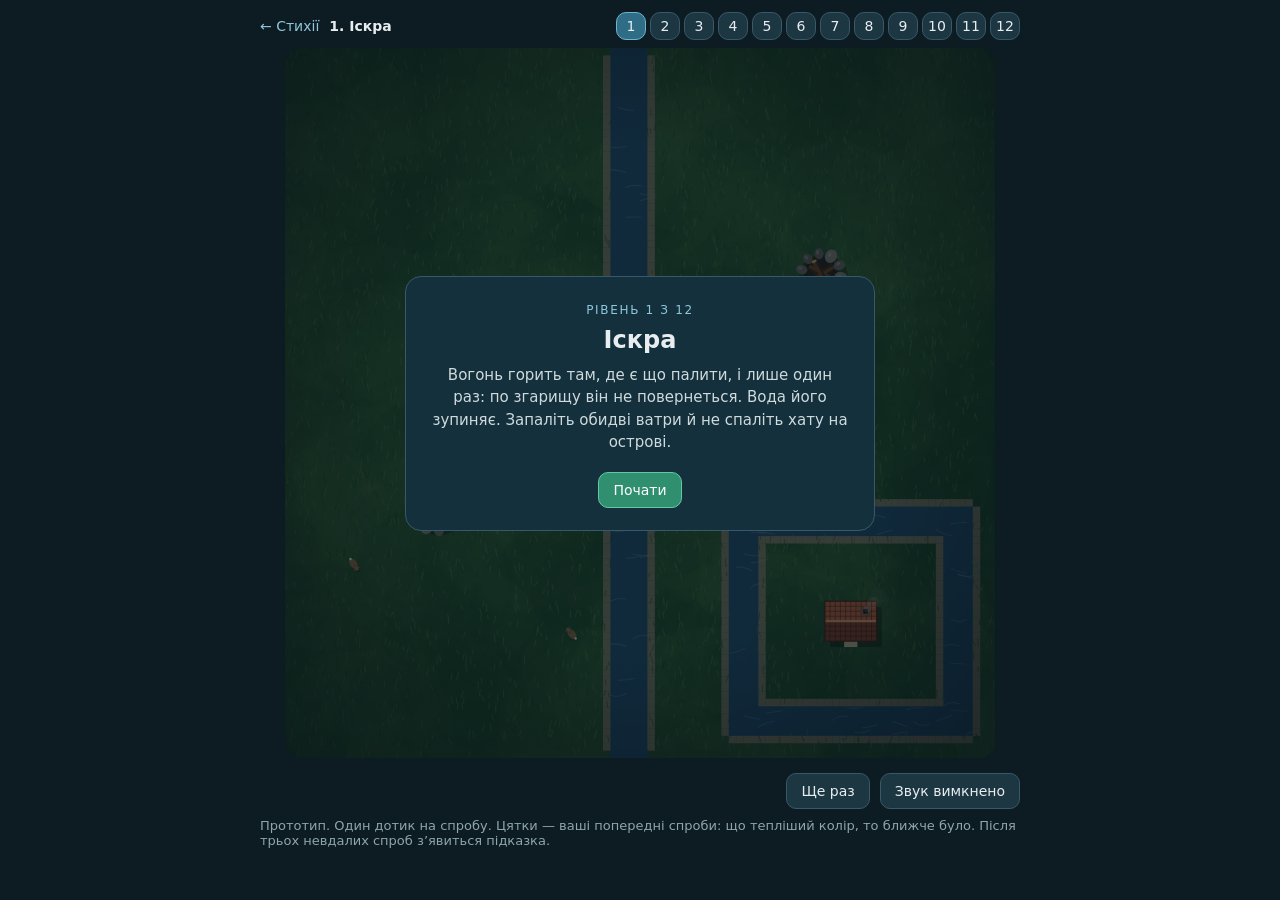
<file: proto/fire.html>
<!doctype html>
<html lang="uk"><head><meta charset="utf-8"><meta name="viewport" content="width=device-width,initial-scale=1">
<title>Вогонь: прототип</title><link rel="stylesheet" href="kit.css"></head><body>
<script src="kit.js"></script>
<script>
// LAW: fire is a front that burns each place once. Heat spreads by diffusion and is carried by the wind;
// a cell catches when its heat passes the threshold of its fuel, so against a strong wind the front stands still.
// Fuels differ: straw catches at once and burns out fast, a damp meadow needs a hot front, a forest is slow
// to catch, burns long and hot, and throws embers that the wind carries over water.
// Heat rises: on a slope the fire is pushed uphill exactly as a wind would push it, so it races up and will not come down.
// A big fire makes its own wind: hot air goes up over it and the air around is drawn in. A small fire lit
// within its reach is pulled toward it and burns the ground it was coming for. That is a backfire.
const G = 96, DIF = 0.15, COOL = 0.10;
const WATER = 0, GRASS = 1, STRAW = 2, DAMP = 3, FOREST = 4, ROCK = 5;
const TH = [9, 0.30, 0.16, 0.62, 0.40, 9], BURN = [0, 16, 9, 14, 55, 0], HEAT = [0, 0.20, 0.20, 0.13, 0.30, 0];
const fuel = new Uint8Array(G * G), st = new Uint8Array(G * G), tm = new Uint8Array(G * G), spark = new Uint8Array(G * G), sx = new Float32Array(G * G), sy = new Float32Array(G * G), hgt = new Float32Array(G * G);
// Indraft, on a coarse grid. Burning mass feeds two smooth fields, a wide one and a narrow one. Their difference
// has no slope at a fire's own edge and a slope toward the fire a little way off, so a front does not hold itself
// back, while everything around it within a few dozen cells feels air moving toward it.
const CG = 24, CS = G / CG, DW = 0.0163, DN = 0.05, KN = 0.072, DRATIO = Math.sqrt(KN / DN / (0.2 / DW)), G0 = 0.006; // both fields settle in about twenty steps, so a new fire does not blow itself outward while the wide one catches up
const src = new Float32Array(CG * CG), cgx = new Float32Array(CG * CG), cgy = new Float32Array(CG * CG), dxw = new Float32Array(G * G), dyw = new Float32Array(G * G);
let Bw = new Float32Array(CG * CG), Bn = new Float32Array(CG * CG), Bt = new Float32Array(CG * CG);
function relax(B, d, kd) { for (let y = 0; y < CG; y++) for (let x = 0; x < CG; x++) { const c = y * CG + x, v = B[c]; Bt[c] = v + kd * ((x ? B[c - 1] : v) + (x < CG - 1 ? B[c + 1] : v) + (y ? B[c - CG] : v) + (y < CG - 1 ? B[c + CG] : v) - 4 * v) + d * (src[c] - v); } return Bt; }
function draftStep() { const k = LVF.draft; src.fill(0);
  for (let i = 0; i < G * G; i++) if (st[i] === 1) { const x = i % G, y = (i - x) / G; src[((y / CS) | 0) * CG + ((x / CS) | 0)] += HEAT[fuel[i]] / 0.2 / (CS * CS); }
  for (let n = 0; n < 3; n++) { const q = relax(Bw, DW, 0.2); Bt = Bw; Bw = q; } { const q = relax(Bn, DN, KN); Bt = Bn; Bn = q; }
  const F = c => Bw[c] - DRATIO * Bn[c];
  for (let y = 0; y < CG; y++) for (let x = 0; x < CG; x++) { const c = y * CG + x, gx = (F(x < CG - 1 ? c + 1 : c) - F(x ? c - 1 : c)) / 2, gy = (F(y < CG - 1 ? c + CG : c) - F(y ? c - CG : c)) / 2, m = Math.hypot(gx, gy); cgx[c] = k * gx / (m + G0); cgy[c] = k * gy / (m + G0); }
  for (let y = 0; y < G; y++) { const fy = Math.max(0, Math.min(CG - 1.001, (y + 0.5) / CS - 0.5)), iy = fy | 0, ty = fy - iy; for (let x = 0; x < G; x++) { const fx = Math.max(0, Math.min(CG - 1.001, (x + 0.5) / CS - 0.5)), ix = fx | 0, tx = fx - ix, c = iy * CG + ix;
    dxw[y * G + x] = (cgx[c] * (1 - tx) + cgx[c + 1] * tx) * (1 - ty) + (cgx[c + CG] * (1 - tx) + cgx[c + CG + 1] * tx) * ty; dyw[y * G + x] = (cgy[c] * (1 - tx) + cgy[c + 1] * tx) * (1 - ty) + (cgy[c + CG] * (1 - tx) + cgy[c + CG + 1] * tx) * ty; } } }
let H = new Float32Array(G * G), H2 = new Float32Array(G * G), wx = 0, wy = 0, burning = 0, stepN = 0, LVF = null, embers = [];
const cellHash = i => { let h = (i * 2654435761) >>> 0; h ^= h >>> 15; h = (h * 2246822519) >>> 0; h ^= h >>> 13; return (h >>> 0) / 4294967296; };
function fireBuild(L) { LVF = L; fuel.fill(GRASS); st.fill(0); tm.fill(0); spark.fill(0); H.fill(0); H2.fill(0); wx = L.wind[0]; wy = L.wind[1]; burning = 0; stepN = 0; embers = [];
  for (const r of L.rects || []) for (let y = r[1]; y <= r[3]; y++) for (let x = r[0]; x <= r[2]; x++) fuel[y * G + x] = r[4];
  for (const c of L.blobs || []) for (let y = -c[2]; y <= c[2]; y++) for (let x = -c[2]; x <= c[2]; x++) { const X = c[0] + x, Y = c[1] + y; if (X < 0 || Y < 0 || X >= G || Y >= G) continue;
    if (x * x + y * y <= c[2] * c[2] * (0.72 + 0.5 * cellHash(Y * G + X + 77))) fuel[Y * G + X] = c[3]; }
  for (const b of L.fires) fuel[b[1] * G + b[0]] = STRAW;
  // hills are cones [cx, cy, radius, push]: the same push everywhere on the slope, pointing at the summit
  sx.fill(0); sy.fill(0); hgt.fill(0); for (const h of L.hills || []) for (let y = 0; y < G; y++) for (let x = 0; x < G; x++) { const dx = h[0] - x, dy = h[1] - y, d = Math.hypot(dx, dy); if (d >= h[2]) continue;
    const i = y * G + x, k = h[3] * Math.min(1, d / 5, (h[2] - d) / 4) / (d || 1); sx[i] += dx * k; sy[i] += dy * k; hgt[i] += 1 - d / h[2]; }
  // a fire that is already burning when the level opens: ash behind it, a burning strip at its head
  Bw.fill(0); Bn.fill(0); dxw.fill(0); dyw.fill(0);
  if (L.ash) for (let y = L.ash[1]; y <= L.ash[3]; y++) for (let x = L.ash[0]; x <= L.ash[2]; x++) if (TH[fuel[y * G + x]] < 9) st[y * G + x] = 2;
  if (L.wild) { const w = L.wild; for (let y = w[1]; y <= w[3]; y++) { for (let x = w[0]; x <= w[2]; x++) { const i = y * G + x; if (TH[fuel[i]] >= 9) continue; st[i] = 1; tm[i] = 3 + Math.round((x - w[0]) / (w[2] - w[0]) * (BURN[fuel[i]] - 3)); H[i] = 2; } } }
  if (L.draft) for (let n = 0; n < 120; n++) draftStep(); }
function ignite(i) { st[i] = 1; tm[i] = BURN[fuel[i]];
  // one tree in seven throws an ember when it catches; the wind decides where it lands
  if (fuel[i] === FOREST && (wx || wy) && cellHash(i) < 0.14) { const x = i % G, y = (i - x) / G, d = 22 + 30 * cellHash(i + 9), s = (cellHash(i + 5) - 0.5) * 9, w = Math.hypot(wx, wy);
    embers.push({ x, y, tx: x + wx / w * d * w / 0.3 - wy / w * s, ty: y + wy / w * d * w / 0.3 + wx / w * s, t: 0, n: 40 + 30 * cellHash(i + 3) }); } }
function fireSpark(x, y) { for (let j = -2; j <= 2; j++) for (let i = -2; i <= 2; i++) { const X = x + i, Y = y + j; if (X < 0 || Y < 0 || X >= G || Y >= G || i * i + j * j > 5) continue; const k = Y * G + X; if (TH[fuel[k]] < 9 && st[k] === 0) { ignite(k); H[k] = 1.5; } } }
// A downpour, on a level that has one: from step rain[0] its edge sweeps east at rain[1] cells a step. Under it
// flames go out, heat is washed away, and the grass is soaked: it now needs a front as hot as a damp meadow's.
const rainEdge = () => LVF.rain && stepN > LVF.rain[0] ? (stepN - LVF.rain[0]) * LVF.rain[1] : -1;
function fireStep() { burning = 0; stepN++; { const re = rainEdge(); if (re >= 0) { const xe = Math.min(G - 1, Math.floor(re)); for (let y = 0; y < G; y++) for (let x = 0; x <= xe; x++) { const i = y * G + x; H[i] *= 0.6; if (st[i] === 1) st[i] = 2; if (fuel[i] === GRASS || fuel[i] === STRAW) fuel[i] = DAMP; } } } if (LVF.turn && stepN === LVF.turn[0]) { wx = LVF.turn[1]; wy = LVF.turn[2]; } if (LVF.draft) draftStep(); // the wind swings round once, at a set moment
  for (let y = 0; y < G; y++) for (let x = 0; x < G; x++) { const i = y * G + x, c = H[i], l = x ? H[i - 1] : 0, r = x < G - 1 ? H[i + 1] : 0, u = y ? H[i - G] : 0, d = y < G - 1 ? H[i + G] : 0;
    let ax = wx + sx[i] + dxw[i], ay = wy + sy[i] + dyw[i]; const am = Math.abs(ax) + Math.abs(ay); if (am > 0.3) { ax *= 0.3 / am; ay *= 0.3 / am; } // no air moves faster than the strongest wind in the game
    let v = c + DIF * (l + r + u + d - 4 * c) - ax * (ax > 0 ? c - l : r - c) - ay * (ay > 0 ? c - u : d - c) - COOL * c;
    if (st[i] === 1) { v += HEAT[fuel[i]]; burning++; if (--tm[i] === 0) st[i] = 2; }
    else if (st[i] === 0 && v > TH[fuel[i]]) ignite(i);
    H2[i] = v > 0 && fuel[i] !== ROCK ? v : 0; } // a stone wall shields: heat does not pass through it, though it crosses open water
  const q = H; H = H2; H2 = q;
  for (const e of embers) { if (e.t < 0) continue; if (++e.t >= e.n) { e.t = -1; const X = Math.round(e.tx), Y = Math.round(e.ty); if (X < 1 || Y < 1 || X >= G - 1 || Y >= G - 1) continue;
      for (let j = -1; j <= 1; j++) for (let i = -1; i <= 1; i++) { const k = (Y + j) * G + X + i; H[k] += 0.9; if (st[k] === 0 && TH[fuel[k]] < 0.5) ignite(k); } burning++; } else burning++; } }
function fireVerdict() { for (const h of LVF.huts || []) if (st[h[1] * G + h[0]]) return -1; if (burning || stepN < 3) return 0; return LVF.fires.every(b => st[b[1] * G + b[0]]) ? 1 : -1; }
const windAt = i => { let ax = wx + sx[i] + dxw[i], ay = wy + sy[i] + dyw[i]; const am = Math.abs(ax) + Math.abs(ay); if (am > 0.3) { ax *= 0.3 / am; ay *= 0.3 / am; } return [ax, ay]; };
const LEVELS = [
  { name: 'Іскра', text: 'Вогонь горить там, де є що палити, і лише один раз: по згарищу він не повернеться. Вода його зупиняє. Запаліть обидві ватри й не спаліть хату на острові.',
    wind: [0, 0], rects: [[44, 0, 48, 95, 0], [44, 40, 48, 55, 1], [60, 62, 92, 92, 0], [64, 66, 88, 88, 1]], fires: [[20, 62], [72, 30]], huts: [[76, 77]], best: [24, 30] },
  { name: 'Вітер', text: 'Дме вітер. Він несе жар за собою, тому вогонь розходиться клином за вітром, а проти вітру не йде зовсім. Запаліть обидві ватри й не зачепіть хати.',
    wind: [0.3, 0], rects: [], fires: [[26, 48], [84, 48]], huts: [[56, 12], [56, 84]], best: [16, 48] },
  { name: 'Іскри через річку', text: 'Ліс займається повільно, зате горить довго й гаряче та кидає іскри. Вітер переносить їх через річку, якої сам вогонь не перейде. Запаліть ватру на тому березі й не спаліть хату.',
    wind: [0.3, 0], rects: [[56, 0, 62, 95, 0]], blobs: [[40, 18, 8, 4], [40, 70, 9, 4]], fires: [[22, 60], [88, 70]], huts: [[86, 20]], best: [12, 57] },
  { name: 'Мур', text: 'Кам\u2019яний мур не горить і не пропускає жар. У ньому є один пролом: вогонь пройде крізь нього й розійдеться за муром новим клином. Запаліть обидві ватри й не зачепіть хати.',
    wind: [0.3, 0], rects: [[50, 0, 53, 95, 5], [50, 30, 53, 40, 1]], fires: [[20, 60], [82, 30]], huts: [[82, 68], [34, 12]], best: [9, 57] },
  { name: 'Гора', text: 'Жар іде вгору, тому схилом вогонь біжить до вершини вузьким язиком, а вниз не спускається. На рівнині він розходиться на всі боки й підпалить гору звідусіль. Запаліть обидві ватри й не зачепіть хати.',
    wind: [0, 0], hills: [[48, 46, 40, 0.3]], rects: [], fires: [[48, 46], [66, 64]], huts: [[78, 76], [30, 34], [60, 30]], best: [70, 67] },
  { name: 'Вітер повертає', text: 'Вітер дме на схід, але скоро поверне на південь: стежте за смужкою під написом. Усе, що горітиме в ту мить, піде новим клином униз. Запаліть обидві ватри й не зачепіть хати.',
    wind: [0.3, 0], turn: [60, 0, 0.3], rects: [], fires: [[44, 30], [62, 72]], huts: [[86, 30], [22, 70]], best: [37, 28] },
  { name: 'Зустрічний пал', text: 'Ліс уже горить, і вітер жене пожежу до села через перешийок між озерами. Велика пожежа тягне до себе повітря: малий вогонь поблизу неї піде їй назустріч і випалить траву, якою вона мала пройти. Далеко від неї він сам побіжить за вітром. Один дотик: зупиніть пожежу.',
    wind: [0.3, 0], draft: 0.9, rects: [[40, 0, 72, 42, 0], [40, 52, 72, 95, 0], [10, 0, 27, 95, 4]], wild: [20, 0, 27, 95], ash: [0, 0, 19, 95], fires: [], huts: [[84, 30], [84, 64], [90, 47]], best: [47, 47] },
  { name: 'Гора під вітром', text: 'Вітер жене вогонь на схід, а гора тягне жар до своєї вершини. На навітряному схилі вони заодно, і вогонь злітає вгору. На підвітряному сперечаються, і вниз за вітром вогонь не спуститься. Запаліть обидві ватри й не зачепіть хат.',
    wind: [0.2, 0], hills: [[60, 48, 28, 0.45]], rects: [[0, 0, 95, 22, 0], [0, 74, 95, 95, 0]], fires: [[60, 48], [22, 40]], huts: [[90, 48], [30, 62]], best: [7, 28] },
  { name: 'Сирий луг', text: 'Посередині широкий сирий луг і річка. Трава луг не перейде: її жару замало. Ліс горить жарко й кидає іскри, і вітер перенесе їх через луг і воду. Клин вогню ширшає з відстанню. Однією іскрою запаліть обидві ватри й не зачепіть хат.',
    wind: [0.3, 0], rects: [[46, 0, 62, 95, 3], [63, 0, 67, 95, 0]], blobs: [[32, 38, 7, 4]], fires: [[42, 62], [86, 38]], huts: [[86, 84], [86, 10]], best: [10, 50] },
  { name: 'Злива', text: 'Із заходу йде злива, і вона швидша за вогонь. Де пройде дощ, полум\u2019я гасне, а мокра трава вже не займеться. Запалите далеко на заході, і дощ наздожене вогонь. Запалите близько до ватр, і клин не встигне розширитися на обидві. Знайдіть середину.',
    wind: [0.3, 0], rain: [40, 0.8], rects: [], fires: [[88, 30], [88, 66]], huts: [], best: [38, 48] },
  { name: 'Вогкий луг', text: 'Знову пожежа з лісу, а тепер між нею і селом вогкий луг. Трава горить і без вас, а вогкий луг займається лише від гарячого фронту, і великий вогонь його переходить. Зустрічний пал має випалити суху траву перед лугом на всю ширину, щоб пожежі не було чим іти. Поставлений надто близько, він не встигне; надто далеко — сам піде на село.',
    wind: [0.3, 0], draft: 0.9, rects: [[10, 0, 22, 95, 4], [40, 0, 56, 95, 3]], wild: [16, 0, 22, 95], ash: [0, 0, 15, 95], fires: [], huts: [[76, 30], [76, 66], [88, 48]], best: [39, 47] },
  { name: 'Брід', text: 'Пожежа йде до річки, а перейти воду може лише бродом посередині. За річкою два гаї: якщо вогонь дійде до них, ліс, займаючись, кидає жар за вітром аж до хат. Один дотик: не пустіть пожежу через брід.',
    wind: [0.3, 0], draft: 0.9, rects: [[48, 0, 52, 95, 0], [48, 44, 52, 52, 1], [10, 0, 22, 95, 4]], wild: [16, 0, 22, 95], ash: [0, 0, 15, 95], blobs: [[64, 22, 7, 4], [64, 74, 7, 4]], fires: [], huts: [[80, 22], [80, 74], [86, 48]], best: [46, 48] }];
// ---- drawing: the ground is painted once per level, fire, smoke and embers every frame
const off = document.createElement('canvas'); off.width = off.height = G; const og = off.getContext('2d'), img = og.createImageData(G, G);
let ground = null, groundKey = '', smoke = [], motes = [], rise = [], lastNow = 0, night = 0, whirl = null, hares = [];
// one soft puff of smoke, drawn once and stamped many times
const puff = document.createElement('canvas'); puff.width = puff.height = 64; { const pg = puff.getContext('2d'), gr = pg.createRadialGradient(32, 32, 0, 32, 32, 32); gr.addColorStop(0, 'rgba(78,72,68,.55)'); gr.addColorStop(0.5, 'rgba(70,66,62,.28)'); gr.addColorStop(1, 'rgba(60,58,56,0)'); pg.fillStyle = gr; pg.fillRect(0, 0, 64, 64); }
// a tongue of flame: a teardrop from its base (x, y) to its tip, bent by the wind
function tongue(g, x, y, tx, ty, w, col) { const nx = -(ty - y), ny = tx - x, l = Math.hypot(nx, ny) || 1, ox = nx / l * w, oy = ny / l * w; g.fillStyle = col; g.beginPath(); g.moveTo(x + ox, y + oy);
  g.bezierCurveTo(x + ox * 1.2 + (tx - x) * 0.4, y + oy * 1.2 + (ty - y) * 0.4, tx + ox * 0.25, ty + oy * 0.25, tx, ty); g.bezierCurveTo(tx - ox * 0.25, ty - oy * 0.25, x - ox * 1.2 + (tx - x) * 0.4, y - oy * 1.2 + (ty - y) * 0.4, x - ox, y - oy);
  g.quadraticCurveTo(x - (tx - x) * 0.35, y - (ty - y) * 0.35, x + ox, y + oy); g.fill(); }
function paintGround(size, K) {
  const c = document.createElement('canvas'); c.width = c.height = size; const g = c.getContext('2d'), r = rng(41 + LEVELS.indexOf(LVF) * 13);
  g.fillStyle = '#3f7a34'; g.fillRect(0, 0, size, size);
  for (let k = 0; k < 900; k++) { const x = r() * size, y = r() * size, s = (3 + r() * 9) * K; g.fillStyle = r() < 0.5 ? 'rgba(84,150,62,.16)' : 'rgba(34,92,40,.16)'; g.beginPath(); g.ellipse(x, y, s, s * (0.5 + r() * 0.5), r() * 3, 0, 7); g.fill(); }
  const cell = (i, f) => { const x = i % G, y = (i - x) / G; f(x, y); };
  for (let i = 0; i < G * G; i++) { const f = fuel[i]; if (f === GRASS || f === FOREST) continue; cell(i, (x, y) => {
    g.fillStyle = f === WATER ? '#2f6f96' : f === STRAW ? '#c9b25a' : f === DAMP ? '#2f6a55' : '#77736c'; g.fillRect(x * K - 0.5, y * K - 0.5, K + 1, K + 1); }); }
  if ((LVF.hills || []).length) { // hillshade lit from the upper left, drier and paler toward the summit, contour lines every few metres
    const hd = img.data; for (let i = 0; i < G * G; i++) { const m = Math.hypot(sx[i], sy[i]), lit = m ? (sx[i] + sy[i]) / m * Math.min(1, m / 0.15) : 0, h = hgt[i];
      hd[i * 4] = lit > 0 ? 255 : 10; hd[i * 4 + 1] = lit > 0 ? 238 : 20; hd[i * 4 + 2] = lit > 0 ? 190 : 30; hd[i * 4 + 3] = Math.abs(lit) * (lit > 0 ? 38 : 120) + h * 25; }
    og.putImageData(img, 0, 0); g.filter = 'blur(' + (K * 1.2).toFixed(1) + 'px)'; g.drawImage(off, 0, 0, size, size); g.filter = 'none';
    for (const h of LVF.hills) { const sg = g.createRadialGradient((h[0] + .5) * K, (h[1] + .5) * K, 0, (h[0] + .5) * K, (h[1] + .5) * K, h[2] * K); sg.addColorStop(0, 'rgba(200,190,110,.32)'); sg.addColorStop(1, 'rgba(200,190,110,0)'); g.fillStyle = sg; g.fillRect(0, 0, size, size);
      for (let q = 1; q <= 6; q++) { g.strokeStyle = q % 2 ? 'rgba(20,40,16,.34)' : 'rgba(230,220,170,.16)'; g.lineWidth = Math.max(1, K * (q % 2 ? 0.2 : 0.14)); g.beginPath(); for (let a = 0; a <= 6.3; a += 0.08) { const rr = h[2] * q / 6.6 * (1 + 0.05 * Math.sin(a * 5 + q * 2) + 0.03 * Math.sin(a * 11 + q)); g.lineTo((h[0] + 0.5 + Math.cos(a) * rr) * K, (h[1] + 0.5 + Math.sin(a) * rr) * K); } g.closePath(); g.stroke(); }
      for (let k = 0; k < 7; k++) { const a = k * 0.9, d = 1.5 + (k % 3), x = (h[0] + 0.5 + Math.cos(a) * d) * K, y = (h[1] + 0.5 + Math.sin(a) * d) * K; g.fillStyle = 'rgba(40,36,30,.5)'; g.beginPath(); g.ellipse(x + K * 0.2, y + K * 0.25, K * 0.55, K * 0.4, 0, 0, 7); g.fill(); g.fillStyle = '#8d8778'; g.beginPath(); g.ellipse(x, y, K * 0.5, K * 0.36, a, 0, 7); g.fill(); } } }
  // banks: a sandy rim wherever water meets land
  g.fillStyle = 'rgba(214,196,150,.85)'; for (let y = 1; y < G - 1; y++) for (let x = 1; x < G - 1; x++) { const i = y * G + x; if (fuel[i] === WATER) continue; if (fuel[i - 1] === WATER || fuel[i + 1] === WATER || fuel[i - G] === WATER || fuel[i + G] === WATER) g.fillRect(x * K, y * K, K, K); }
  g.strokeStyle = 'rgba(190,225,245,.35)'; g.lineWidth = Math.max(1, K * 0.14); for (let k = 0; k < 500; k++) { const x = (r() * G) | 0, y = (r() * G) | 0; if (fuel[y * G + x] !== WATER) continue; g.beginPath(); g.moveTo(x * K, (y + r()) * K); g.quadraticCurveTo((x + 1) * K, (y + r()) * K, (x + 2.2) * K, (y + r()) * K); g.stroke(); }
  // stone: blocks with dark joints and a shadow on the lee side
  for (let i = 0; i < G * G; i++) if (fuel[i] === ROCK) cell(i, (x, y) => { const t = cellHash(i + 3); g.fillStyle = 'rgb(' + (104 + 34 * t | 0) + ',' + (100 + 32 * t | 0) + ',' + (94 + 30 * t | 0) + ')'; g.fillRect(x * K, y * K, K + 0.5, K + 0.5);
    g.strokeStyle = 'rgba(30,28,26,.55)'; g.lineWidth = Math.max(1, K * 0.12); if (y % 2 === 0) { g.beginPath(); g.moveTo(x * K, y * K); g.lineTo((x + 1) * K, y * K); g.stroke(); } if ((x + (y >> 1)) % 2 === 0) { g.beginPath(); g.moveTo(x * K, (y - y % 2) * K); g.lineTo(x * K, (y - y % 2 + 2) * K); g.stroke(); }
    if (fuel[i + 1] !== ROCK) { g.fillStyle = 'rgba(0,0,0,.28)'; g.fillRect((x + 1) * K, y * K, K * 0.9, K + 0.5); } });
  // blades of grass and straw stalks
  for (let k = 0; k < 5200; k++) { const x = r() * G, y = r() * G, f = fuel[(y | 0) * G + (x | 0)]; if (f !== GRASS && f !== STRAW && f !== DAMP) continue; g.strokeStyle = f === STRAW ? 'rgba(236,218,140,.6)' : f === DAMP ? 'rgba(70,150,120,.5)' : (r() < 0.5 ? 'rgba(120,186,84,.55)' : 'rgba(40,104,44,.55)'); g.lineWidth = Math.max(1, K * 0.13);
    g.beginPath(); g.moveTo(x * K, y * K); g.lineTo((x + (r() - 0.5) * 0.7) * K, (y - 0.5 - r() * 0.7) * K); g.stroke(); }
  // trees: one crown for every other forest cell, drawn back to front
  const trees = []; for (let i = 0; i < G * G; i++) if (fuel[i] === FOREST && cellHash(i + 31) < 0.42) trees.push(i);
  for (const i of trees) cell(i, (x, y) => { const cx = (x + 0.5 + (cellHash(i + 1) - 0.5)) * K, cy = (y + 0.5 + (cellHash(i + 2) - 0.5)) * K, rad = (1.5 + 1.3 * cellHash(i + 4)) * K;
    Art.crown(g, cx, cy, rad, i); });
  // dusk: the land is dim and blue, so the fire is what lights the scene
  g.fillStyle = 'rgba(8,18,44,.34)'; g.fillRect(0, 0, size, size); const vg = g.createRadialGradient(size / 2, size / 2, size * 0.35, size / 2, size / 2, size * 0.78); vg.addColorStop(0, 'rgba(0,0,0,0)'); vg.addColorStop(1, 'rgba(0,4,16,.5)'); g.fillStyle = vg; g.fillRect(0, 0, size, size);
  return c;
}
Proto({
  G, levels: LEVELS, speed: 5, slowmo: 0.3, idleText: 'Торкніться трави: туди впаде іскра.',
  build(L) { fireBuild(L); groundKey = ''; smoke = []; rise = []; night = 0; whirl = null; hares = []; const r = rng(LEVELS.indexOf(L) * 7 + 3);
    for (let t = 0; t < 200 && hares.length < 3; t++) { const x = 6 + r() * (G - 12), y = 6 + r() * (G - 12), i = (y | 0) * G + (x | 0); if (fuel[i] === GRASS && !st[i] && (LVF.huts || []).every(h => Math.hypot(h[0] - x, h[1] - y) > 8) && LVF.fires.every(f => Math.hypot(f[0] - x, f[1] - y) > 8)) hares.push({ x, y, a: r() * 6.283, run: 0, ph: r() * 6, gone: 0 }); } },
  tap(x, y) { const f = fuel[y * G + x]; if (st[y * G + x]) { this.say('Тут уже горить або вигоріло. Торкніться трави.'); return false; } if (f === WATER || f === ROCK) { this.say('Тут іскра згасне. Торкніться трави чи лісу.'); return false; } fireSpark(x, y); this.say('Горить…'); },
  step: fireStep, verdict: fireVerdict,
  // sound: a match struck at the touch; the fire's roar grows with how much burns, crackles pop in it; a rush of air at the end
  sfx: { tap(S) { S.noise(0.28, { f: 2600, f2: 700, q: 1.2, gain: 0.3 }); S.noise(0.6, { type: 'lowpass', f: 500, gain: 0.12, delay: 0.1, attack: 0.08 }); },
    frame(S, dt, st) { const live = st === 'run' || st === 'replay' || st === 'win' || st === 'lost', b = live ? burning : 0; S.level('fire', Math.min(0.32, b * 0.0016), { type: 'lowpass', f: 420 });
      const n = b * dt * 0.08; for (let k = 0; k < 3; k++) if (Math.random() < n / 3) S.noise(0.015 + Math.random() * 0.04, { type: 'highpass', f: 1800 + Math.random() * 2500, gain: 0.05 + Math.random() * 0.12, attack: 0.002 });
      S.level('rain', LVF.rain && rainEdge() >= 0 ? 0.08 : 0, { type: 'highpass', f: 2500 });
      const wl = whirl && whirl.t < 9 ? Math.min(1, whirl.t / 1.5) * Math.max(0, Math.min(1, (9 - whirl.t) / 2)) : 0; S.level('whirl', 0.2 * wl * (0.75 + 0.25 * Math.sin(performance.now() / 260)), { type: 'bandpass', f: 320, q: 2.5 }); },
    win(S) { S.noise(2.2, { type: 'lowpass', f: 200, f2: 1400, gain: 0.18, attack: 0.5 }); }, lose(S) { S.noise(0.9, { type: 'lowpass', f: 900, f2: 150, gain: 0.2 }); } },
  // the replay camera rides with the fire front: the middle of the cells that have just caught
  focus() { let n = 0, cx = 0, cy = 0; for (let i = 0; i < G * G; i++) if (st[i] === 1 && tm[i] > BURN[fuel[i]] * 0.75) { cx += i % G; cy += (i / G | 0); n++; } return n ? [cx / n, cy / n] : null; },
  hold() { return burning > 0; },
  winText: () => LVF.fires.length ? 'Усі ватри горять, хати цілі.' : 'Пожежа згасла без поживи, село ціле.',
  score: () => { const hb = (LVF.huts || []).filter(h => st[h[1] * G + h[0]]).length; if (LVF.fires.length) return hb ? 0.15 : 0.9 * LVF.fires.filter(b => st[b[1] * G + b[0]]).length / LVF.fires.length; return 0.9 * (1 - hb / Math.max(1, (LVF.huts || []).length)); },
  failTitle: () => (LVF.huts || []).some(h => st[h[1] * G + h[0]]) ? 'Вогонь дійшов до хати' : 'Запалено не всі ватри',
  failText: () => (LVF.huts || []).some(h => st[h[1] * G + h[0]]) ? 'Вогонь дійшов до хати.' : 'Вогонь згас, а запалено не всі ватри: ' + ((LVF.hills || []).length ? 'схилом униз він не спустився.' : 'проти вітру й через воду він не пройшов.'),
  after() { },
  draw(g, K, now, size) {
    const key = size + ':' + LEVELS.indexOf(LVF); if (key !== groundKey) { ground = paintGround(size, K); groundKey = key; }
    const dt = Math.max(0, Math.min(0.05, (now - lastNow) / 1000)); lastNow = now; g.drawImage(ground, 0, 0);
    // scorched earth and the glow of heat, at grid resolution and smoothed
    const d = img.data; for (let i = 0; i < G * G; i++) { const s = st[i], h = Math.min(1, H[i]), t = cellHash(i);
      if (s === 2) { const ash = cellHash(i + 50) < 0.16 ? 58 : 0; d[i * 4] = 26 + ash + 150 * h * t; d[i * 4 + 1] = 22 + ash + 46 * h * t; d[i * 4 + 2] = 20 + ash; d[i * 4 + 3] = 236; } // grey flecks of ash in the black
      else if (s === 1) { const fr = Math.min(1, tm[i] / BURN[fuel[i]] * 1.6), fk = 0.75 + 0.25 * Math.sin(now / 70 + t * 50); d[i * 4] = (170 + 85 * fr) * fk; d[i * 4 + 1] = (40 + 150 * fr * t) * fk; d[i * 4 + 2] = 12 + 20 * fr; d[i * 4 + 3] = 225; } // a fresh front burns orange; the bed behind it smoulders dark red
      else { d[i * 4] = 255; d[i * 4 + 1] = 150; d[i * 4 + 2] = 40; d[i * 4 + 3] = TH[fuel[i]] < 9 ? Math.min(120, h * 150) : 0; } }
    og.putImageData(img, 0, 0); g.imageSmoothingEnabled = true; g.filter = 'blur(' + (K * 0.55 * (this.zoom || 1)).toFixed(1) + 'px)'; g.drawImage(off, 0, 0, size, size); g.filter = 'none';
    // bloom: burning cells at grid size, blurred wide and added as light on the dim ground
    for (let i = 0; i < G * G; i++) { d[i * 4] = 255; d[i * 4 + 1] = 150; d[i * 4 + 2] = 60; d[i * 4 + 3] = st[i] === 1 ? 255 : st[i] === 2 ? Math.min(90, H[i] * 220) : 0; }
    og.putImageData(img, 0, 0); g.save(); g.globalCompositeOperation = 'lighter'; g.globalAlpha = 0.55 + 0.08 * Math.sin(now / 90); g.filter = 'blur(' + (K * 4 * (this.zoom || 1)).toFixed(1) + 'px)'; g.drawImage(off, 0, 0, size, size); g.restore(); g.filter = 'none';
    // flames: tongues leaning with the wind (and up a slope, and toward a big fire), taller in the forest and while fresh
    g.save(); g.globalCompositeOperation = 'lighter';
    for (let i = 0; i < G * G; i++) { if (st[i] !== 1) continue; const x = i % G, y = (i - x) / G, f = fuel[i]; const t = cellHash(i); if (t > (f === FOREST ? 0.6 : 0.4)) continue; const fl = 0.5 + 0.5 * Math.sin(now / 55 + t * 40), fresh = tm[i] / BURN[f]; if (fresh < 0.45 && t > 0.12) continue; /* flames stand at the front; the burnt-through bed behind only smoulders */ const surge = 0.55 + 0.45 * Math.sin(y * 0.29 + now / 900) * Math.sin(y * 0.71 + 1 - now / 1300) + 0.35 * Math.sin(y * 0.21 + 2); /* gusts: along a long front some stretches flare up while others die down */ const big = (f === FOREST ? 2.3 : 1.6) * (0.55 + 0.6 * fresh) * Math.max(0.3, surge);
      const wa = windAt(i), bx = (x + 0.5) * K, by = (y + 0.6) * K, hgt = (1.6 + 1.6 * fl) * big * K, sway = Math.sin(now / 140 + t * 17) * 0.25 + (t - 0.2) * 0.6, tx = bx + (wa[0] * 2.2 + sway) * hgt * 0.5, ty = by - hgt * 0.8 + wa[1] * 2.2 * hgt * 0.5;
      tongue(g, bx, by, tx, ty, K * 0.55 * big, 'rgba(255,70,10,.32)'); tongue(g, bx, by, bx + (tx - bx) * 0.75, by + (ty - by) * 0.75, K * 0.38 * big, 'rgba(255,150,30,.42)'); tongue(g, bx, by, bx + (tx - bx) * 0.45, by + (ty - by) * 0.45, K * 0.22 * big, 'rgba(255,235,150,.6)');
      if (smoke.length < 380 && t * 997 % 1 < 0.035 * big) smoke.push({ x: x + 0.5, y: y + 0.5, a: 0, r: 0.8 + t, big }); }
    // embers on their way, with a short arc so they read as flying
    for (const e of embers) { if (e.t < 0) continue; const u = e.t / e.n, ex = (e.x + (e.tx - e.x) * u + 0.5) * K, ey = (e.y + (e.ty - e.y) * u + 0.5 - Math.sin(u * Math.PI) * 5) * K;
      const gr = g.createRadialGradient(ex, ey, 0, ex, ey, 1.4 * K); gr.addColorStop(0, 'rgba(255,240,170,1)'); gr.addColorStop(1, 'rgba(255,90,0,0)'); g.fillStyle = gr; g.fillRect(ex - 1.4 * K, ey - 1.4 * K, 2.8 * K, 2.8 * K); }
    g.restore();
    // the downpour: darker wet ground behind its edge, slanting streaks, a soft grey front, and steam where it meets heat
    if (LVF.rain) { const re = rainEdge(); if (re >= 0) { const xe = Math.min(size, re * K); g.fillStyle = 'rgba(14,30,44,.28)'; g.fillRect(0, 0, xe, size);
        const fg2 = g.createLinearGradient(xe - 8 * K, 0, xe + 2 * K, 0); fg2.addColorStop(0, 'rgba(150,165,180,0)'); fg2.addColorStop(0.8, 'rgba(150,165,180,.22)'); fg2.addColorStop(1, 'rgba(150,165,180,0)'); g.fillStyle = fg2; g.fillRect(xe - 8 * K, 0, 10 * K, size);
        g.strokeStyle = 'rgba(190,210,230,.35)'; g.lineWidth = Math.max(1, K * 0.1); g.beginPath(); const rr = rng(now / 60 | 0); for (let k = 0; k < 160; k++) { const x = rr() * xe, y = rr() * size; g.moveTo(x, y); g.lineTo(x + K * 0.9, y + K * 2.2); } g.stroke();
        for (let y = 0; y < G; y += 2) { const xi = Math.min(G - 1, Math.floor(re) + 1), i = y * G + xi; if (H[i] > 0.25 && smoke.length < 380 && Math.random() < 0.3) smoke.push({ x: xi, y: y + 0.5, a: 0, r: 0.6, big: 0.8, steam: 1 }); } } }
    // smoke drifts downwind, swells and thins out
    for (const s of smoke) { s.a += dt; const wa = windAt(Math.max(0, Math.min(G - 1, s.y | 0)) * G + Math.max(0, Math.min(G - 1, s.x | 0))); s.x += (wa[0] * 16 + 0.3) * dt; s.y += (wa[1] * 16 - 1.4) * dt; const life = s.a / 3.2; if (life >= 1) continue; const rr = (s.r + life * 4.5 * s.big) * K * 1.6; g.globalAlpha = Math.sin(life * Math.PI) * 0.9; if (s.steam) { g.globalCompositeOperation = 'lighter'; g.globalAlpha *= 0.5; } g.drawImage(puff, s.x * K - rr, s.y * K - rr, rr * 2, rr * 2); g.globalCompositeOperation = 'source-over'; }
    g.globalAlpha = 1; smoke = smoke.filter(s => s.a < 3.2);
    // hares: they nibble in the grass, and when heat reaches them they bolt away from the nearest fire in long hops
    for (const h of hares) { if (h.gone) continue; const i = Math.max(0, Math.min(G * G - 1, (h.y | 0) * G + (h.x | 0))); let fx = 0, fy = 0, n = 0;
      if (H[i] > 0.03 || h.run > 0) { for (let dy = -9; dy <= 9; dy += 3) for (let dx = -9; dx <= 9; dx += 3) { const X = (h.x | 0) + dx, Y = (h.y | 0) + dy; if (X < 0 || Y < 0 || X >= G || Y >= G) continue; if (st[Y * G + X] === 1) { fx += dx; fy += dy; n++; } } }
      if (n) { h.run = 2; h.a = Math.atan2(-fy, -fx) + Math.sin(now / 300 + h.ph) * 0.3; } h.run -= dt; const sp = h.run > 0 ? 9 : 0; h.ph += dt * (h.run > 0 ? 9 : 1.5);
      h.x += Math.cos(h.a) * sp * dt; h.y += Math.sin(h.a) * sp * dt; if (h.x < -2 || h.y < -2 || h.x > G + 2 || h.y > G + 2) { h.gone = 1; continue; }
      const hop = h.run > 0 ? Math.abs(Math.sin(h.ph)) : 0, x = (h.x + 0.5) * K, y = (h.y + 0.5) * K, s2 = K * 0.75; g.save(); g.fillStyle = 'rgba(0,0,0,.25)'; g.beginPath(); g.ellipse(x + s2 * 0.3, y + s2 * 0.4, s2 * 1.1, s2 * 0.6, h.a, 0, 7); g.fill();
      g.translate(x, y - hop * s2 * 0.9); g.rotate(h.a); const st2 = 1 + hop * 0.35; g.fillStyle = '#8a6a4a'; g.beginPath(); g.ellipse(-s2 * 0.2 * st2, 0, s2 * 1.05 * st2, s2 * 0.62, 0, 0, 7); g.fill(); g.fillStyle = '#9b7a56'; g.beginPath(); g.ellipse(s2 * 0.75, 0, s2 * 0.48, s2 * 0.42, 0, 0, 7); g.fill();
      g.fillStyle = '#7a5a3c'; for (const sg of [-1, 1]) { g.beginPath(); g.ellipse(s2 * (h.run > 0 ? 0.35 : 0.55), sg * s2 * 0.25, s2 * 0.62, s2 * 0.13, sg * (h.run > 0 ? 0.25 : 0.55 + 0.1 * Math.sin(now / 400 + h.ph)), 0, 7); g.fill(); }
      g.fillStyle = '#f2ece2'; g.beginPath(); g.arc(-s2 * 1.2 * st2, 0, s2 * 0.22, 0, 7); g.fill(); g.fillStyle = '#111'; for (const sg of [-1, 1]) { g.beginPath(); g.arc(s2 * 0.95, sg * s2 * 0.2, s2 * 0.07, 0, 7); g.fill(); } g.restore(); }
    // the smoke is lit from below by the fire: the glow again, wide and faint, over the smoke
    if (burning) { g.save(); g.globalCompositeOperation = 'lighter'; g.globalAlpha = 0.16; g.imageSmoothingEnabled = true; g.drawImage(off, -K, -K, size + 2 * K, size + 2 * K); g.restore(); } // no filter: the 96-cell image stretched over the board is already soft
    // the finale: night settles, and sparks keep rising off the burnt ground into the dark
    if (this.state === 'win') { night = Math.min(1, night + dt * 0.4); g.fillStyle = 'rgba(4,8,22,' + 0.38 * night + ')'; g.fillRect(0, 0, size, size);
      if (!this.wc || this.wcL !== LVF) { this.wcL = LVF; this.wc = []; for (let i = 0; i < G * G; i++) if (fuel[i] === WATER) this.wc.push(i); } // moonlight glints on the water at night
      if (this.wc.length) { g.save(); g.globalCompositeOperation = 'lighter'; for (let k = 0; k < 40; k++) { const t = now / 900 + k * 0.37, ph = t % 1, i = this.wc[Math.floor(cellHash(k * 977 + Math.floor(t) * 131) * this.wc.length)], x = (i % G + 0.5) * K, y = ((i / G | 0) + 0.5) * K, a = Math.sin(ph * Math.PI) * night;
        g.fillStyle = 'rgba(220,230,255,' + 0.7 * a + ')'; g.fillRect(x - K * 0.6, y - K * 0.06, K * 1.2, Math.max(1, K * 0.12)); } g.restore(); }
      for (let k = 0; k < 16; k++) { const i = (Math.random() * G * G) | 0; if (st[i] === 2 || st[i] === 1) rise.push({ x: i % G + Math.random(), y: (i / G | 0) + Math.random(), a: 0, n: 1.5 + Math.random() * 2.5, s: Math.random() }); }
      for (const b of LVF.fires) if (Math.random() < 0.5) rise.push({ x: b[0] + 0.5 + (Math.random() - 0.5) * 2, y: b[1], a: 0, n: 2 + Math.random() * 2, s: Math.random() }); }
    if (rise.length) { g.save(); g.globalCompositeOperation = 'lighter'; for (const p of rise) { p.a += dt; const l = p.a / p.n; if (l >= 1) continue; const wa = windAt(Math.max(0, Math.min(G - 1, p.y | 0)) * G + Math.max(0, Math.min(G - 1, p.x | 0))); p.x += (wa[0] * 10 + Math.sin(p.a * 3 + p.s * 9) * 0.6) * dt; p.y -= (2.2 + p.s * 2) * dt;
      const fl = 0.6 + 0.4 * Math.sin(p.a * 20 + p.s * 30), rr = K * (0.3 + 0.3 * p.s); g.fillStyle = 'rgba(255,' + (150 + 90 * (1 - l) | 0) + ',' + (60 * (1 - l) | 0) + ',' + (1 - l) * fl + ')'; g.beginPath(); g.arc(p.x * K, p.y * K, rr, 0, 7); g.fill(); }
      g.restore(); rise = rise.filter(p => p.a < p.n); if (rise.length > 700) rise.splice(0, rise.length - 700); }
    // the fire whirl: when the fire is won, the hot column over the biggest burn starts to turn. Air drawn in toward the
    // axis keeps its angular momentum, so a spark spins faster the closer it gets (omega ~ 1/r^2) while it rises;
    // seen from above, a rising spark comes nearer the eye and the column leans downwind.
    if (this.state === 'win' && !whirl) { // over the densest burn: the 8x8 block with the most fire in it, weighting what still burns
      const B = 8, nb = G / B, cnt = new Float32Array(nb * nb); for (let i = 0; i < G * G; i++) if (st[i]) cnt[((i / G | 0) / B | 0) * nb + ((i % G) / B | 0)] += st[i] === 1 ? 3 : 1;
      let best = -1, bv = 0; for (let c = 0; c < nb * nb; c++) { const x = c % nb, y = c / nb | 0; let v = 0; for (let dy = -1; dy <= 1; dy++) for (let dx = -1; dx <= 1; dx++) { const X = x + dx, Y = y + dy; if (X >= 0 && Y >= 0 && X < nb && Y < nb) v += cnt[Y * nb + X] * (dx || dy ? 0.5 : 1); } if (v > bv) { bv = v; best = c; } }
      whirl = best >= 0 && !LVF.rain ? { x: (best % nb + 0.5) * B, y: ((best / nb | 0) + 0.5) * B, t: 0, ps: [] } : { t: 99, ps: [] }; }
    if (whirl && whirl.t < 9) { const w = whirl; w.t += dt; const grow = Math.min(1, w.t / 1.5) * Math.max(0, Math.min(1, (9 - w.t) / 2)), lx = (wx || 0) * 30, ly = (wy || 0) * 30;
      if (w.t < 7) for (let k = 0; k < 7; k++) w.ps.push({ r: 4 + Math.random() * 7, a: Math.random() * 6.283, z: 0, s: Math.random() });
      g.save(); // the smoke of the column, wound into two arms
      for (let k = 0; k < 26; k++) { const f = k / 26, a = w.t * 2.2 - f * 9 + (k % 2) * Math.PI, rr = (1 + 7 * f) * K, px = (w.x + lx * (1 - f)) * K + Math.cos(a) * rr, py = (w.y + ly * (1 - f)) * K + Math.sin(a) * rr, pr = (1.6 + 2.6 * f) * K;
        g.globalAlpha = 0.32 * grow * (1 - f * 0.6); g.drawImage(puff, px - pr, py - pr, pr * 2, pr * 2); }
      g.globalAlpha = 1; g.globalCompositeOperation = 'lighter';
      const cxp = w.x * K, cyp = w.y * K, cg = g.createRadialGradient(cxp, cyp, 0, cxp, cyp, 6 * K); cg.addColorStop(0, 'rgba(255,235,170,' + 0.75 * grow + ')'); cg.addColorStop(0.35, 'rgba(255,120,30,' + 0.35 * grow + ')'); cg.addColorStop(1, 'rgba(255,60,0,0)'); g.fillStyle = cg; g.fillRect(cxp - 6 * K, cyp - 6 * K, 12 * K, 12 * K);
      for (const p of w.ps) { p.z += dt * (0.17 + 0.12 * p.s); const rt = 2.2 * (1 + 2.4 * p.z); p.r += (rt - p.r) * Math.min(1, dt * 1.6); p.a += dt * Math.min(8, 40 / (p.r * p.r) + 0.6); if (p.z >= 1) continue;
        const lean = p.z, pz = 1 + p.z * 0.5, cxw = (w.x + lx * lean) * K, cyw = (w.y + ly * lean) * K, hot = 1 - p.z, al = grow * Math.min(1, p.z * 8) * Math.min(1, (1 - p.z) * 4);
        g.strokeStyle = 'rgba(255,' + (130 + 120 * hot | 0) + ',' + (30 + 140 * hot * hot | 0) + ',' + (0.85 * al * (0.55 + 0.45 * hot)) + ')';
        g.lineWidth = Math.max(1, K * (0.14 + 0.2 * p.s) * pz); g.lineCap = 'round'; g.beginPath(); g.arc(cxw, cyw, p.r * K * pz, p.a - 0.5, p.a); g.stroke(); }
      w.ps = w.ps.filter(p => p.z < 1); g.restore(); }
    // where a big fire pulls the air, show the air itself: motes that drift with the wind they are in
    if (LVF.draft) { g.lineCap = 'round'; g.lineWidth = Math.max(1, K * 0.2); while (motes.length < 90) motes.push({ x: Math.random() * G, y: Math.random() * G, a: Math.random() * 2 });
      for (const m of motes) { const i = Math.max(0, Math.min(G - 1, m.y | 0)) * G + Math.max(0, Math.min(G - 1, m.x | 0)), w = windAt(i); m.a += dt; m.x += w[0] * 34 * dt; m.y += w[1] * 34 * dt;
        if (m.a > 2 || m.x < 0 || m.y < 0 || m.x >= G || m.y >= G || st[i] === 1) { m.x = Math.random() * G; m.y = Math.random() * G; m.a = 0; continue; }
        g.strokeStyle = 'rgba(235,245,255,' + (0.42 * Math.sin(m.a / 2 * Math.PI)) + ')'; g.beginPath(); g.moveTo(m.x * K, m.y * K); g.lineTo((m.x - w[0] * 9) * K, (m.y - w[1] * 9) * K); g.stroke(); } }
    if (wx || wy) { const r = rng(9); g.strokeStyle = 'rgba(255,255,255,.2)'; g.lineWidth = Math.max(1, K * 0.14); g.beginPath(); if (!LVF.draft)
      for (let k = 0; k < 22; k++) { const x = ((r() + now / 2600 * Math.sign(wx)) % 1 + 1) % 1 * size, y = ((r() + now / 2600 * Math.sign(wy)) % 1 + 1) % 1 * size, a = LVF.draft ? windAt(Math.min(G - 1, (y / K) | 0) * G + Math.min(G - 1, (x / K) | 0)) : [wx, wy]; g.moveTo(x, y); g.lineTo(x + a[0] * 26 * K, y + a[1] * 26 * K); } g.stroke();
      const u = size / 600; const arrow = (x, y) => x > 0 ? '→' : x < 0 ? '←' : y > 0 ? '↓' : '↑', tn = LVF.turn && stepN < LVF.turn[0], lab = 'вітер ' + arrow(wx, wy) + (tn ? ', далі ' + arrow(LVF.turn[1], LVF.turn[2]) : ''), bw = (tn ? 128 : 74) * u;
      g.fillStyle = 'rgba(8,24,32,.72)'; g.beginPath(); g.roundRect(size - bw - 10 * u, 10 * u, bw, 26 * u, 8 * u); g.fill(); g.fillStyle = '#e8eef0'; emoji(g, lab, size - 10 * u - bw / 2, 23 * u, 12 * u);
      if (LVF.rain && stepN < LVF.rain[0]) { const ry = 40 * u; g.fillStyle = 'rgba(8,24,32,.72)'; g.beginPath(); g.roundRect(size - 128 * u - 10 * u, ry, 128 * u, 26 * u, 8 * u); g.fill(); g.fillStyle = '#cfe2f0'; emoji(g, 'злива йде із заходу', size - 10 * u - 64 * u, ry + 13 * u, 12 * u); g.fillStyle = '#8fc7ff'; g.fillRect(size - 132 * u, ry + 23 * u, 116 * u * (1 - stepN / LVF.rain[0]), 2 * u); }
      if (tn && stepN) { g.fillStyle = '#ffb070'; g.fillRect(size - bw - 4 * u, 33 * u, (bw - 12 * u) * (1 - stepN / LVF.turn[0]), 2 * u); } }
    for (const b of LVF.fires) Art.campfire(g, (b[0] + .5) * K, (b[1] + .5) * K, K, st[b[1] * G + b[0]] > 0, now);
    for (const h of LVF.huts || []) Art.roof(g, (h[0] + .5) * K, (h[1] + .5) * K, K, { burnt: st[h[1] * G + h[0]] > 0, now });
    // a hut the fire reached burns through: tall flames out of the roof, leaning with the wind, a glow on the ground and a column of smoke
    for (const h of LVF.huts || []) { if (!st[h[1] * G + h[0]]) continue; const x = (h[0] + .5) * K, y = (h[1] + .5) * K, wa = windAt(h[1] * G + h[0]); g.save(); g.globalCompositeOperation = 'lighter';
      const gl = g.createRadialGradient(x, y, 0, x, y, 10 * K); gl.addColorStop(0, 'rgba(255,150,50,.45)'); gl.addColorStop(1, 'rgba(255,120,40,0)'); g.fillStyle = gl; g.fillRect(x - 10 * K, y - 10 * K, 20 * K, 20 * K);
      for (let k = 0; k < 9; k++) { const t = Art.h(k + h[0]), f = 0.5 + 0.5 * Math.sin(now / 60 + k * 1.9), bx = x + (t - 0.5) * 6 * K, by = y + (Art.h(k * 5 + h[1]) - 0.5) * 4 * K, hh = (3 + 3 * f) * K;
        tongue(g, bx, by, bx + (wa[0] * 2.5 + Math.sin(now / 150 + k) * 0.2) * hh, by - hh * 0.9 + wa[1] * 2.5 * hh, K * 0.9, 'rgba(255,90,20,.45)'); tongue(g, bx, by, bx + (wa[0] * 1.5) * hh * 0.6, by - hh * 0.55, K * 0.45, 'rgba(255,230,140,.6)'); }
      g.globalCompositeOperation = 'source-over'; for (let k = 0; k < 8; k++) { const p = ((now / 2600 + k / 8) % 1), sx2 = x + (wa[0] * 40 * p + Math.sin(p * 5 + k) * 0.8) * K, sy2 = y + (wa[1] * 40 * p - 6 * p) * K, rr = (1.5 + p * 4) * K;
        g.globalAlpha = 0.45 * (1 - p); g.drawImage(puff, sx2 - rr, sy2 - rr, rr * 2, rr * 2); } g.globalAlpha = 1; g.restore(); }
    if (this.hover && this.state === 'idle') { const x = (this.hover[0] + .5) * K, y = (this.hover[1] + .5) * K, fl = Math.sin(now / 60); g.save(); g.globalCompositeOperation = 'lighter'; const hg = g.createRadialGradient(x, y, 0, x, y, 3 * K); hg.addColorStop(0, 'rgba(255,190,90,.6)'); hg.addColorStop(1, 'rgba(255,150,60,0)'); g.fillStyle = hg; g.fillRect(x - 3 * K, y - 3 * K, 6 * K, 6 * K); tongue(g, x, y + K * 0.4, x + fl * K * 0.2, y - K * (1.8 + 0.3 * fl), K * 0.5, 'rgba(255,120,30,.7)'); tongue(g, x, y + K * 0.4, x, y - K * 1.1, K * 0.28, 'rgba(255,240,180,.85)'); g.restore(); }
  }
});
</script></body></html>
</file>
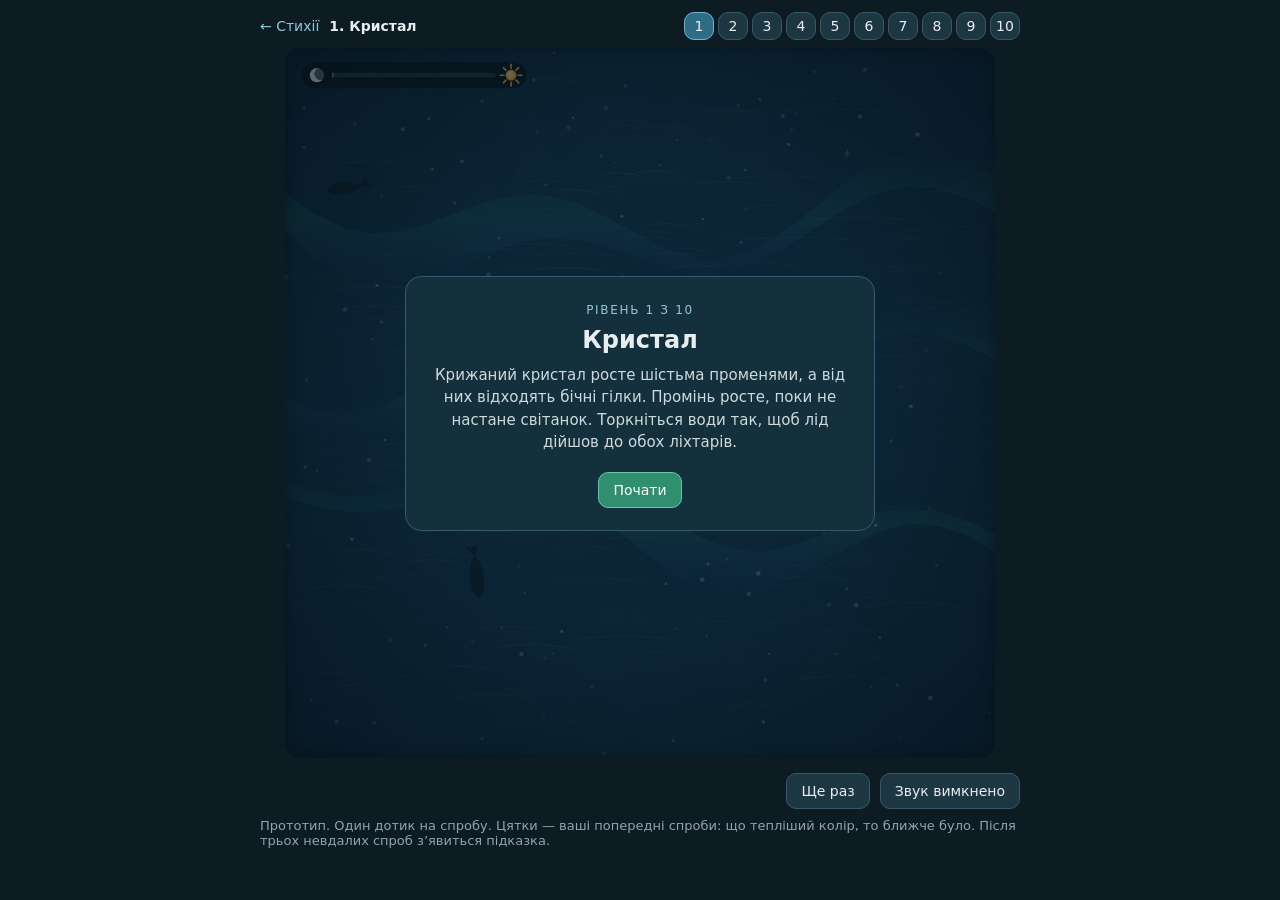
<file: proto/ice.html>
<!doctype html>
<html lang="uk"><head><meta charset="utf-8"><meta name="viewport" content="width=device-width,initial-scale=1">
<title>Лід: прототип</title><link rel="stylesheet" href="kit.css"></head><body>
<script src="kit.js"></script>
<script>
// LAW: a crystal grows where cold water gives up its cold. Cells next to ice collect cold from the water
// around them and freeze when they have collected enough; the rest of the water only passes cold along.
// A tip that sticks out reaches fresh cold water first, so it outruns the flat sides: six arms on a hex grid.
// This is Reiter's model of snow crystals, with water in place of vapour. In a current, fresh cold water keeps
// arriving from upstream, so arms that face the current are fed first and outgrow the ones that trail behind.
const W = 83, HH = 96, N = W * HH, ALPHA = 1;
const WATER = 0, ROCK = 1, SPRING = 2;
const edge = new Uint8Array(N), kind = new Uint8Array(N), ice = new Uint8Array(N), born = new Uint16Array(N), nb = new Int32Array(N * 6), parent = new Int32Array(N);
let s = new Float32Array(N), u = new Float32Array(N), u2 = new Float32Array(N), stepN = 0, iceN = 0, LVI = null, fresh = [];
// The current is real potential flow: far from the rocks it runs as the level says, and it parts around every rock and island,
// faster round their flanks and slack in their lee. Solved once per level: the velocity potential obeys Laplace's equation in
// the water, rocks let nothing through (zero normal gradient), and the frame is held at the far-field potential.
const vxA = new Float32Array(N), vyA = new Float32Array(N), phi = new Float32Array(N), EX = [-1, 1, -0.5, 0.5, -0.5, 0.5], EY = [0, 0, -1, -1, 1, 1].map(v => v * 0.866 / 1); // neighbour offsets in hex units
function solveFlow(L) { vxA.fill(0); vyA.fill(0); if (!L.flow) return; const [U, V] = L.flow, px = i => ((i % W) + ((i / W | 0) & 1) * 0.5), py = i => (i / W | 0) * 0.866;
  for (let i = 0; i < N; i++) phi[i] = U * px(i) + V * py(i) / 0.866; // start from the free stream (in cells per step along x and rows per step along y)
  for (let it = 0; it < 900; it++) for (let i = 0; i < N; i++) { if (edge[i] || kind[i] === ROCK) continue; let sum = 0, n = 0;
    for (let k = 0; k < 6; k++) { const j = nb[i * 6 + k]; if (j < 0 || kind[j] === ROCK) continue; sum += phi[j]; n++; } if (n) phi[i] += 1.85 * (sum / n - phi[i]); }
  for (let i = 0; i < N; i++) { if (kind[i] === ROCK) continue; let gx = 0, gy = 0;
    for (let k = 0; k < 6; k++) { const j = nb[i * 6 + k], d = j < 0 || kind[j] === ROCK ? 0 : phi[j] - phi[i]; gx += d * EX[k]; gy += d * EY[k] / 0.866; }
    vxA[i] = gx / 3; vyA[i] = gy / 4; } /* two neighbours lie along x (gx = 3U over them all), four lie a row away (gy = 4V) */ }
for (let y = 0; y < HH; y++) for (let x = 0; x < W; x++) { const i = y * W + x, o = y & 1; edge[i] = x === 0 || y === 0 || x === W - 1 || y === HH - 1 ? 1 : 0; const c = [[x - 1, y], [x + 1, y], [x - 1 + o, y - 1], [x + o, y - 1], [x - 1 + o, y + 1], [x + o, y + 1]];
  for (let k = 0; k < 6; k++) { const [X, Y] = c[k]; nb[i * 6 + k] = X < 0 || Y < 0 || X >= W || Y >= HH ? -1 : Y * W + X; } }
function iceBuild(L) { LVI = L; kind.fill(WATER); ice.fill(0); born.fill(0); parent.fill(-1); stepN = 0; iceN = 0; fresh = [];
  for (const c of L.rocks || []) blob(c, ROCK); for (const c of L.springs || []) blob(c, SPRING);
  for (let y = 0; y < HH; y++) for (let x = 0; x < W; x++) { const i = y * W + x; let b = L.cold;
    for (const z of L.zones || []) { const d = Math.hypot((x - z[0]) / z[2], (y - z[1]) / z[3]); if (d < 1) b += (z[4] - L.cold) * Math.min(1, (1 - d) * 3); }
    s[i] = kind[i] === WATER ? b : 0; } solveFlow(L); }
function blob(c, k) { for (let y = 0; y < HH; y++) for (let x = 0; x < W; x++) { const dx = (x + (y & 1) * 0.5 - c[0]) * 1.1547, dy = y - c[1]; if (dx * dx + dy * dy <= c[2] * c[2]) kind[y * W + x] = k; } }
function freeze(i) { if (kind[i] !== WATER || ice[i]) return; ice[i] = 1; parent[i] = i; born[i] = stepN; iceN++; fresh.push(i); }
function iceSeed(x, y) { const i = y * W + x; freeze(i); s[i] = 1; }
function iceStep() { stepN++;
  for (let i = 0; i < N; i++) { let r = ice[i]; if (!r) for (let k = 0; k < 6; k++) { const j = nb[i * 6 + k]; if (j >= 0 && ice[j]) { r = 1; break; } } u[i] = r || kind[i] !== WATER ? 0 : s[i]; if (r) u2[i] = -1; else u2[i] = 0; }
  const fl = LVI.flow, open = fl ? LVI.cold : -1, at = (i, k, c) => { const j = nb[i * 6 + k]; return j < 0 ? (open < 0 ? c : open) : kind[j] === ROCK ? c : kind[j] === SPRING ? 0 : u[j]; };
  for (let i = 0; i < N; i++) { if (kind[i] !== WATER) { continue; } const rec = u2[i] < 0, c = u[i]; let sum = 0;
    for (let k = 0; k < 6; k++) sum += at(i, k, c);
    let d = c + ALPHA / 12 * (sum - 6 * c);
    const vx = vxA[i], vy = vyA[i]; if (fl && !rec) d -= vx * (vx > 0 ? c - at(i, 0, c) : at(i, 1, c) - c) + vy * (vy > 0 ? c - (at(i, 2, c) + at(i, 3, c)) / 2 : (at(i, 4, c) + at(i, 5, c)) / 2 - c); /* the current carries the cold of the water downstream */ if (rec) { s[i] += d; if (!ice[i] && s[i] >= 1 && !edge[i]) { ice[i] = 2; } } /* the outermost ring of cells is open water that never freezes */ else s[i] = d; }
  for (let i = 0; i < N; i++) if (ice[i] === 2) { let p = -1; for (let k = 0; k < 6; k++) { const j = nb[i * 6 + k]; if (j >= 0 && ice[j] === 1 && (p < 0 || born[j] < born[p])) p = j; } parent[i] = p; ice[i] = 1; born[i] = stepN; iceN++; fresh.push(i); } }
function near(p, r) { for (let y = Math.max(0, p[1] - r); y <= Math.min(HH - 1, p[1] + r); y++) for (let x = Math.max(0, p[0] - r); x <= Math.min(W - 1, p[0] + r); x++) { const dx = (x + (y & 1) * 0.5 - p[0]) * 1.1547, dy = y - p[1]; if (dx * dx + dy * dy <= r * r && ice[y * W + x]) return true; } return false; }
function iceVerdict() { for (const d of LVI.ducks || []) if (near(d, 3)) return -1; if (LVI.posts.every(p => near(p, 3))) return 1; return stepN >= LVI.dawn ? -1 : 0; }
const LEVELS = [
  {"name": "Кристал", "text": "Крижаний кристал росте шістьма променями, а від них відходять бічні гілки. Промінь росте, поки не настане світанок. Торкніться води так, щоб лід дійшов до обох ліхтарів.", "cold": 0.4, "posts": [[22, 48], [60, 48]], "dawn": 1000, "best": [46, 48]},
  {"name": "Качки", "text": "Качкам потрібна відкрита вода. Жоден промінь не має пройти крізь їхнє плесо. Наведіть курсор: маленька сніжинка показує шість напрямків, у які ростуть промені; куди саме вони дійдуть, вирішує вода.", "cold": 0.4, "posts": [[18, 56], [62, 56]], "ducks": [[52, 32], [25, 80]], "dawn": 760, "best": [46, 58]},
  {"name": "Тепла течія", "text": "Вода не всюди однакова. У світлій, холодній воді промінь росте вдвічі швидше; у темній, теплій ледве повзе. Ніч коротка: ведіть промені холодною водою.", "cold": 0.4, "posts": [[12, 30], [70, 66]], "zones": [[30, 50, 9, 22, 0.2], [60, 30, 26, 8, 0.56]], "ducks": [[34, 84]], "dawn": 900, "best": [60, 30]},
  {"name": "Скелі й джерело", "text": "Скеля зупиняє промінь. Тепле джерело забирає холод довкола себе, і промінь біля нього хиріє. Три ліхтарі, одна качка, коротка ніч.", "cold": 0.42, "posts": [[64, 50], [27, 24], [26, 78]], "rocks": [[52, 36, 5], [14, 52, 5], [56, 70, 6]], "springs": [[46, 22, 4]], "ducks": [[62, 24]], "dawn": 720, "best": [46, 50]},
  {"name": "Течія", "text": "Тепер вода тече зліва направо й несе свіжий холод. Промені, що дивляться проти течії, отримують його першими й ростуть швидко; ті, що за течією, ледве рухаються. Смужки на воді показують течію.", "cold": 0.4, "flow": [0.02, 0], "posts": [[8, 48], [20, 20]], "ducks": [[62, 48]], "dawn": 700, "best": [16, 30]},
  {"name": "Проти течії", "text": "Течія сильніша, качок двоє. Обидва ліхтарі лежать проти течії, і кристал має дотягнутися до них раніше, ніж за течією дійде до качки.", "cold": 0.4, "flow": [0.025, 0], "posts": [[6, 30], [10, 74]], "ducks": [[52, 52], [70, 20]], "dawn": 700, "best": [19, 54]},
  {"name": "Острівці", "text": "Скелі розбивають промені, а качки чекають зверху й знизу. Обидва ліхтарі на одній лінії; знайдіть місце, звідки два промені пройдуть між скелями.", "cold": 0.42, "posts": [[14, 48], [70, 48]], "rocks": [[30, 40, 5], [30, 58, 5], [56, 46, 4]], "ducks": [[42, 20], [42, 80]], "dawn": 800, "best": [46, 50]},
  {"name": "Холодний струмінь", "text": "Плесо тепле, і кристал у ньому ледь росте. Посередині тече вузький струмінь холодної води, світлий на вигляд. Промінь, що потрапив у нього, біжить уздовж, як по рейці, а косі промені в теплій воді повзуть. Посадіть кристал так, щоб струмінь доніс промені до обох ліхтарів, а косі не встигли дістати качок.", "cold": 0.3, "zones": [[41, 48, 44, 5, 0.7]], "posts": [[6, 48], [76, 48]], "ducks": [[30, 24], [52, 72]], "dawn": 760, "best": [41, 48]},
  {"name": "Острів у течії", "text": "Течія обтікає острів, як справжня вода: з боків він її прискорює, а просто перед ним і за ним вода майже стоїть. Холод приносить течія, тож промінь росте швидко там, де вода біжить, і ледь повзе в затишку. Смужки на воді пливуть разом із течією. Качка ховається в тихій воді за островом.", "cold": 0.42, "flow": [0.022, 0], "rocks": [[40, 48, 8]], "posts": [[24, 34], [58, 62]], "ducks": [[56, 46]], "dawn": 900, "best": [63, 32]},
  {"name": "Брама", "text": "Дві скелі зводять течію у вузьку браму: між ними вода біжить найшвидше й несе найбільше холоду, а за скелями стоїть тиха вода, де ховаються качки. Ліхтарі по обидва боки брами.", "cold": 0.42, "flow": [0.025, 0], "rocks": [[40, 32, 8], [40, 64, 8]], "posts": [[60, 48], [22, 48]], "ducks": [[58, 22], [58, 74]], "dawn": 800, "best": [68, 35]}];
// ---- drawing: water tinted by its cold is painted once per level; ice is added to its own layer cell by cell
const G = 96, SX = 1.1547, cold0 = new Float32Array(N);
const low = document.createElement('canvas'); low.width = W; low.height = HH; const lg = low.getContext('2d'), limg = lg.createImageData(W, HH);
const mask = document.createElement('canvas'); mask.width = W; mask.height = HH; const mg = mask.getContext('2d'), mimg = mg.createImageData(W, HH);
let fp = null, ifish = [], frost = null, ground = null, iceC = null, icg = null, veinC = null, vcg = null, flowT = 0, key = '', drawn = 0, sparks = [], steam = [], lastNow = 0, lostBy = '', winT = 0;
const hash = i => { let h = (i * 2654435761) >>> 0; h ^= h >>> 15; h = (h * 2246822519) >>> 0; h ^= h >>> 13; return (h >>> 0) / 4294967296; };
const px = (i, K) => { const x = i % W, y = (i - x) / W; return [(x + (y & 1) * 0.5 + 0.5) * SX * K, (y + 0.5) * K]; };
const at = (p, K) => [(p[0] + 0.5) * SX * K, (p[1] + 0.5) * K];
function hex(g, cx, cy, r) { g.moveTo(cx, cy - r); for (let k = 1; k < 6; k++) g.lineTo(cx + r * Math.sin(k * Math.PI / 3), cy - r * Math.cos(k * Math.PI / 3)); g.closePath(); }
function paintGround(size, K) {
  const c = document.createElement('canvas'); c.width = c.height = size; const g = c.getContext('2d'), d = limg.data, r = rng(7 + LEVELS.indexOf(LVI) * 31);
  // colder water is paler and bluer, warm water is dark and green
  for (let i = 0; i < N; i++) { const v = Math.max(0, Math.min(1, (cold0[i] - 0.18) / 0.4)), n = hash(i) * 8 - 4; const hi = Math.max(0, (v - 0.6) / 0.4); d[i * 4] = 8 + 44 * v * v + 70 * hi + n; d[i * 4 + 1] = 40 + 52 * v + 62 * hi + n; d[i * 4 + 2] = 50 + 96 * v + 52 * hi + n; d[i * 4 + 3] = 255; }
  lg.putImageData(limg, 0, 0); g.imageSmoothingEnabled = true; g.filter = 'blur(' + (K * 1.6).toFixed(1) + 'px)'; g.drawImage(low, -K, -K, size + 2 * K, size + 2 * K); g.filter = 'none';
  // slow swell lines and the stars the night water reflects
  g.lineWidth = Math.max(1, K * 0.16); for (let k = 0; k < 260; k++) { const x = r() * size, y = r() * size, w = (4 + r() * 10) * K; g.strokeStyle = 'rgba(190,225,255,' + (0.03 + r() * 0.05) + ')'; g.beginPath(); g.moveTo(x, y); g.quadraticCurveTo(x + w / 2, y - K * (0.4 + r()), x + w, y); g.stroke(); }
  for (let k = 0; k < 150; k++) { g.fillStyle = 'rgba(255,255,255,' + (0.1 + r() * 0.35) + ')'; g.beginPath(); g.arc(r() * size, r() * size, (0.1 + r() * 0.22) * K, 0, 7); g.fill(); }
  const vg = g.createRadialGradient(size / 2, size / 2, size * 0.3, size / 2, size / 2, size * 0.75); vg.addColorStop(0, 'rgba(0,0,0,0)'); vg.addColorStop(1, 'rgba(0,6,14,.55)'); g.fillStyle = vg; g.fillRect(0, 0, size, size);
  // warm springs: water welling up from below is clearer, so the gravel on the bottom shows through a teal pool
  for (const s of LVI.springs || []) { const [x, y] = at(s, K), rad = s[2] * K, rr = rng(s[0] * 31 + s[1]); const gr = g.createRadialGradient(x, y, rad * 0.1, x, y, rad * 1.8); gr.addColorStop(0, 'rgba(46,120,112,.85)'); gr.addColorStop(0.45, 'rgba(20,82,80,.6)'); gr.addColorStop(1, 'rgba(10,50,60,0)'); g.fillStyle = gr; g.beginPath(); g.arc(x, y, rad * 1.8, 0, 7); g.fill();
    for (let k = 0; k < 16; k++) { const a = rr() * 6.283, d = Math.sqrt(rr()) * rad * 0.9, px = x + Math.cos(a) * d, py = y + Math.sin(a) * d, pr = K * (0.25 + rr() * 0.45); g.fillStyle = 'rgba(' + (120 + rr() * 60 | 0) + ',' + (120 + rr() * 40 | 0) + ',' + (95 + rr() * 30 | 0) + ',' + (0.35 * (1 - d / rad)) + ')'; g.beginPath(); g.ellipse(px, py, pr * 1.3, pr, rr() * 3, 0, 7); g.fill(); }
    const hi = g.createRadialGradient(x - rad * 0.2, y - rad * 0.25, 0, x, y, rad * 0.7); hi.addColorStop(0, 'rgba(170,230,215,.22)'); hi.addColorStop(1, 'rgba(170,230,215,0)'); g.fillStyle = hi; g.beginPath(); g.arc(x, y, rad * 0.7, 0, 7); g.fill(); }
  // rocks: one dark boulder each, lit from the upper left, with a cap of snow and a shadow on the water
  for (const s of LVI.rocks || []) { const [x, y] = at(s, K), rad = (s[2] + 0.6) * K, rr = rng(s[0] * 17 + s[1]), pts = []; for (let k = 0; k < 14; k++) pts.push(0.86 + rr() * 0.22);
    const shape = (cx, cy, q) => { g.beginPath(); for (let k = 0; k <= 14; k++) { const a = k / 14 * Math.PI * 2, r1 = rad * q * pts[k % 14]; k ? g.lineTo(cx + Math.cos(a) * r1, cy + Math.sin(a) * r1 * 0.94) : g.moveTo(cx + Math.cos(a) * r1, cy + Math.sin(a) * r1 * 0.94); } g.closePath(); };
    g.fillStyle = 'rgba(0,6,14,.45)'; shape(x + rad * 0.14, y + rad * 0.2, 1.05); g.fill();
    const gr = g.createRadialGradient(x - rad * 0.4, y - rad * 0.45, rad * 0.1, x, y, rad * 1.1); gr.addColorStop(0, '#8b93a1'); gr.addColorStop(0.55, '#4a5362'); gr.addColorStop(1, '#232a36'); g.fillStyle = gr; shape(x, y, 1); g.fill();
    g.save(); shape(x, y, 1); g.clip(); g.strokeStyle = 'rgba(12,16,24,.5)'; g.lineWidth = Math.max(1, K * 0.18); for (let k = 0; k < 5; k++) { const a = rr() * 6.3; g.beginPath(); g.moveTo(x + Math.cos(a) * rad * 0.15, y + Math.sin(a) * rad * 0.15); g.lineTo(x + Math.cos(a + 0.3) * rad * 0.7, y + Math.sin(a + 0.3) * rad * 0.7); g.lineTo(x + Math.cos(a + 0.1) * rad * 1.1, y + Math.sin(a + 0.1) * rad * 1.1); g.stroke(); }
    const sn = g.createRadialGradient(x - rad * 0.3, y - rad * 0.4, 0, x - rad * 0.3, y - rad * 0.4, rad * 0.85); sn.addColorStop(0, 'rgba(250,253,255,.97)'); sn.addColorStop(0.7, 'rgba(226,238,250,.9)'); sn.addColorStop(1, 'rgba(226,238,250,0)'); g.fillStyle = sn; g.fillRect(x - rad * 1.3, y - rad * 1.3, rad * 2.6, rad * 2.6); g.restore(); }
  return c;
}
function addIce(K) { // new cells go onto the ice layers once: a smooth body, and a vein from each cell to the one it grew from
  for (; drawn < fresh.length; drawn++) { const i = fresh[drawn], [x, y] = px(i, K), t = hash(i);
    icg.fillStyle = 'rgb(' + (120 + 30 * t | 0) + ',' + (170 + 25 * t | 0) + ',' + (225 + 20 * t | 0) + ')'; icg.beginPath(); icg.arc(x, y, K * 0.8, 0, 7); icg.fill();
    const p = parent[i]; if (p >= 0 && p !== i) { const [a, b] = px(p, K), w = K * (0.08 + 0.34 * Math.exp(-born[i] / 170)); vcg.lineCap = 'round'; vcg.strokeStyle = 'rgba(255,255,255,' + (0.55 + 0.4 * Math.exp(-born[i] / 300)) + ')'; vcg.lineWidth = w; vcg.beginPath(); vcg.moveTo(a, b); vcg.lineTo(x, y); vcg.stroke(); }
    if (sparks.length < 260) sparks.push({ i, a: 0 }); }
}
function star(g, x, y, r, a) { g.fillStyle = 'rgba(255,255,255,' + a + ')'; g.beginPath(); g.moveTo(x, y - r); g.quadraticCurveTo(x, y, x + r, y); g.quadraticCurveTo(x, y, x, y + r); g.quadraticCurveTo(x, y, x - r, y); g.quadraticCurveTo(x, y, x, y - r); g.fill(); }
function makeFrost(size) { const r = rng(4242), segs = [], u = size / 600;
  const grow = (x, y, a, len, w, d, depth) => { const reach = size * (0.13 + 0.12 * r()); for (let k = 0; k < len; k++) { const l = (5 + r() * 6) * u, nx = x + Math.cos(a) * l, ny = y + Math.sin(a) * l; segs.push({ x1: x, y1: y, x2: nx, y2: ny, d, w });
      d += l; x = nx; y = ny; a += (r() - 0.5) * 0.12; if (Math.min(x, y, size - x, size - y) > reach) break;
      if (depth < 3 && r() < 0.32) grow(x, y, a + (r() < 0.5 ? 1 : -1) * Math.PI / 3, len * 0.45 | 0, w * 0.7, d, depth + 1); } };
  for (let k = 0; k < 44; k++) { const side = k % 4, t = r(), x = side === 0 ? t * size : side === 1 ? size : side === 2 ? t * size : 0, y = side === 0 ? 0 : side === 1 ? t * size : side === 2 ? size : t * size, a = [Math.PI / 2, Math.PI, -Math.PI / 2, 0][side] + (r() - 0.5) * 1.1;
    grow(x, y, a, 26, 0.7 + 0.5 * r(), r() * size * 0.03, 0); }
  segs.sort((p, q) => p.d - q.d); const c = document.createElement('canvas'); c.width = c.height = size; return { size, segs, c, g: c.getContext('2d'), i: 0 }; }
Proto({
  G, levels: LEVELS, speed: 3, slowmo: 0.5, idleText: 'Торкніться води: там народиться кристал.',
  build(L) { frost = null; ifish = []; fp = null;  iceBuild(L); cold0.set(s); key = ''; sparks = []; steam = []; lostBy = ''; },
  tap(x, y) { const c = Math.max(0, Math.min(W - 1, Math.round(x / SX - (y & 1) * 0.5))), i = y * W + c;
    if (kind[i] !== WATER) { this.say(kind[i] === ROCK ? 'На камені кристал не виросте. Торкніться води.' : 'У теплому джерелі лід не візьметься. Торкніться холодної води.'); return false; }
    if ((LVI.ducks || []).some(d => Math.hypot((c - d[0]) * SX, y - d[1]) < 7)) { this.say('Надто близько до качки. Торкніться далі.'); return false; }
    iceSeed(c, y); this.say('Росте…'); },
  step: iceStep,
  verdict() { const v = iceVerdict(); if (v < 0) lostBy = (LVI.ducks || []).some(d => near(d, 3)) ? 'duck' : 'dawn'; return v; },
  winText: () => 'Лід дійшов до всіх ліхтарів' + ((LVI.ducks || []).length ? ', качки на воді.' : '.'),
  score: () => (LVI.ducks || []).some(d => near(d, 3)) ? 0.15 : 0.05 + 0.9 * LVI.posts.filter(p => near(p, 3)).length / LVI.posts.length,
  failText: () => lostBy === 'duck' ? 'Лід скував плесо качки.' : 'Світає, а лід дійшов не до всіх ліхтарів: промені пішли не туди або вода була затепла.',
  // sound: a soft plip at the touch; tiny glassy pings while the crystal grows, more as it grows faster; a rising chime of bells on a win
  sfx: { tap(S) { S.tone(900, 0.15, { f2: 300, gain: 0.08 }); }, frame(S, dt, st) { const n = fresh.length - (this.n0 || 0); this.n0 = fresh.length; if ((st === 'run' || st === 'replay') && n > 0) if (Math.random() < 0.1) S.bell(2200 + Math.random() * 2600, 0.5, 0.014); },
    win(S) { [1047, 1319, 1568, 2093].forEach((f, k) => S.bell(f, 2.2, 0.05, k * 0.14)); }, lose(S) { S.tone(330, 0.35, { f2: 220, gain: 0.07, type: 'triangle' }); } },
  draw(g, K, now, size) {
    const k2 = size + ':' + LEVELS.indexOf(LVI); if (k2 !== key) { ground = paintGround(size, K); veinC = document.createElement('canvas'); veinC.width = veinC.height = size; vcg = veinC.getContext('2d'); iceC = document.createElement('canvas'); iceC.width = iceC.height = size; icg = iceC.getContext('2d'); drawn = 0; key = k2; }
    if (drawn > fresh.length) { icg.clearRect(0, 0, size, size); vcg.clearRect(0, 0, size, size); drawn = 0; }
    const dt = Math.max(0, Math.min(0.25, (now - lastNow) / 1000)); lastNow = now; g.drawImage(ground, 0, 0); addIce(K);
    // the northern lights, reflected in the dark water: slow green curtains that fade as the night runs out
    { const night = this.state === 'win' ? 0 : Math.max(0, 1 - stepN / LVI.dawn * 1.4); if (night > 0.02) { g.save(); g.globalCompositeOperation = 'lighter';
        for (let k = 0; k < 3; k++) { const ph = now / (9000 + k * 2300) + k * 2.1; g.beginPath(); for (let i = 0; i <= 24; i++) { const x = i / 24 * size, y = size * (0.2 + 0.22 * k) + Math.sin(i * 0.5 + ph * 3) * size * 0.05 + Math.sin(i * 0.17 - ph * 2) * size * 0.06; i ? g.lineTo(x, y) : g.moveTo(x, y); }
          for (let i = 24; i >= 0; i--) { const x = i / 24 * size, y = size * (0.2 + 0.22 * k) + Math.sin(i * 0.5 + ph * 3) * size * 0.05 + Math.sin(i * 0.17 - ph * 2) * size * 0.06 + size * (0.05 + 0.03 * Math.sin(i * 0.3 + ph)); g.lineTo(x, y); } g.closePath();
          const ag = g.createLinearGradient(0, size * (0.15 + 0.22 * k), 0, size * (0.33 + 0.22 * k)); ag.addColorStop(0, 'rgba(60,255,170,0)'); ag.addColorStop(0.5, 'rgba(60,255,170,' + 0.09 * night + ')'); ag.addColorStop(1, 'rgba(120,90,255,0)'); g.fillStyle = ag; g.fill(); } g.restore(); } }
    // fish under the water: they cruise, and swim away from ice that grows toward them; under the ice they are hidden
    if (!ifish.length) { const r = rng(LEVELS.indexOf(LVI) * 13 + 5); for (let t = 0; t < 300 && ifish.length < 3; t++) { const x = 4 + r() * (W - 8), y = 4 + r() * (HH - 8), i = (y | 0) * W + (x | 0); if (kind[i] === WATER && !ice[i]) ifish.push({ x, y, a: r() * 6.283, v: 2, ph: r() * 6, s: 0.85 + r() * 0.35 }); } }
    for (const f of ifish) { let ax = 0, ay = 0; for (let dy = -6; dy <= 6; dy += 2) for (let dx = -6; dx <= 6; dx += 2) { const X = (f.x | 0) + dx, Y = (f.y | 0) + dy; if (X >= 0 && Y >= 0 && X < W && Y < HH && ice[Y * W + X]) { ax -= dx; ay -= dy; } }
      const fl = ax || ay; if (fl) f.a += Math.atan2(Math.sin(Math.atan2(ay, ax) - f.a), Math.cos(Math.atan2(ay, ax) - f.a)) * Math.min(1, dt * 6); else f.a += Math.sin(now / 1700 + f.ph) * dt * 0.6;
      f.v += ((fl ? 7 : 2) - f.v) * Math.min(1, dt * 3); f.ph += dt * (3 + f.v * 1.5); const nx = f.x + Math.cos(f.a) * f.v * dt, ny = f.y + Math.sin(f.a) * f.v * dt, ni = (ny | 0) * W + (nx | 0);
      if (nx > 1 && ny > 1 && nx < W - 2 && ny < HH - 2 && kind[ni] === WATER && !ice[ni]) { f.x = nx; f.y = ny; } else f.a += 2.2;
      const [px, py] = at([f.x, f.y], K), L2 = 5 * f.s * K, W3 = 1.2 * f.s * K, w = Math.sin(f.ph) * 0.35; g.save(); g.translate(px, py); g.rotate(f.a); g.fillStyle = 'rgba(2,10,18,.42)';
      g.beginPath(); g.moveTo(L2 * 0.55, 0); g.bezierCurveTo(L2 * 0.45, -W3, -L2 * 0.2, -W3 * 0.9, -L2 * 0.45, -W3 * 0.15); g.lineTo(-L2 * 0.45, W3 * 0.15); g.bezierCurveTo(-L2 * 0.2, W3 * 0.9, L2 * 0.45, W3, L2 * 0.55, 0); g.fill();
      g.translate(-L2 * 0.45, 0); g.rotate(w); g.beginPath(); g.moveTo(0, 0); g.lineTo(-L2 * 0.3, -W3 * 0.7); g.quadraticCurveTo(-L2 * 0.2, 0, -L2 * 0.3, W3 * 0.7); g.closePath(); g.fill(); g.restore(); }
    // the current: faint streaks drifting downstream
    // the current: drifting streaks carried by the real flow field, quick round the rocks' flanks and slack before and behind them
    if (LVI.flow) { flowT += dt; if (!fp) { const r = rng(3); fp = []; for (let k = 0; k < 110; k++) fp.push({ x: r() * G, y: r() * G, a: r() * 3 }); } g.lineCap = 'round'; g.lineWidth = Math.max(1, K * 0.2);
      for (const p of fp) { const yy = Math.max(0, Math.min(HH - 1, Math.round(p.y))), xx = Math.max(0, Math.min(W - 1, Math.round(p.x / SX - (yy & 1) * 0.5))), i = yy * W + xx, vx = vxA[i] * SX * 260, vy = vyA[i] * 260, sp = Math.hypot(vx, vy);
        p.a += dt; if (kind[i] === ROCK || ice[i] || p.a > 3 || p.x < -1 || p.x > G + 1 || p.y < -1 || p.y > G + 1) { const f = LVI.flow, up = Math.abs(f[0]) >= Math.abs(f[1]); p.x = up ? (f[0] > 0 ? 0 : G) + Math.random() * G * 0.3 * (f[0] > 0 ? 1 : -1) : Math.random() * G; p.y = up ? Math.random() * G : (f[1] > 0 ? 0 : G); p.a = 0; continue; }
        p.x += vx * dt; p.y += vy * dt; if (sp < 0.5) continue; const l = Math.min(5, sp * 0.45) * K, al = 0.38 * Math.sin(Math.min(1, p.a / 3) * Math.PI) * Math.min(1, sp / 4);
        g.strokeStyle = 'rgba(200,230,255,' + al + ')'; g.beginPath(); g.moveTo(p.x * K - vx / sp * l, p.y * K - vy / sp * l); g.lineTo(p.x * K, p.y * K); g.stroke(); } }
    // the boil over each spring: rings spread from where the warm water reaches the surface, bubbles break in the middle
    for (const sp of LVI.springs || []) { const [x, y] = at(sp, K), rad = sp[2] * K; g.lineWidth = Math.max(1, K * 0.16);
      for (let k = 0; k < 3; k++) { const ph = (now / 2200 + k / 3) % 1; g.strokeStyle = 'rgba(190,240,230,' + 0.28 * (1 - ph) + ')'; g.beginPath(); g.ellipse(x, y, rad * (0.15 + ph * 1.2), rad * (0.13 + ph * 1.05), 0, 0, 7); g.stroke(); }
      for (let k = 0; k < 5; k++) { const t = now / 700 + k * 1.37, ph = t % 1, h = hash(k * 53 + Math.floor(t) * 7 + sp[0]), a = h * 6.283, d = hash(k * 11 + Math.floor(t)) * rad * 0.45; if (ph > 0.6) continue; g.fillStyle = 'rgba(225,250,245,' + 0.7 * (1 - ph / 0.6) + ')'; g.beginPath(); g.arc(x + Math.cos(a) * d, y + Math.sin(a) * d, K * (0.18 + ph * 0.35), 0, 7); g.fill(); } }
    // steam over the warm springs
    for (const sp of LVI.springs || []) if (steam.length < 60 && Math.random() < 0.25) steam.push({ x: sp[0] + (Math.random() - 0.5) * sp[2] * 1.4, y: sp[1] + (Math.random() - 0.5) * sp[2], a: 0 });
    for (const m of steam) { m.a += dt; m.y -= dt * 1.6; const l = m.a / 3; if (l < 1) { const [x, y] = at([m.x, m.y], K); g.fillStyle = 'rgba(210,235,230,' + 0.1 * Math.sin(l * Math.PI) + ')'; g.beginPath(); g.arc(x, y, (1 + l * 2.5) * K, 0, 7); g.fill(); } } steam = steam.filter(m => m.a < 3);
    // the six directions a crystal would take from under the cursor
    if (this.hover && this.state === 'idle') { const hx = (this.hover[0] + 0.5) * K, hy = (this.hover[1] + 0.5) * K; g.lineWidth = Math.max(1, K * 0.22); g.lineCap = 'round';
      for (let k = 0; k < 6; k++) { const a = k * Math.PI / 3, ex = hx + Math.cos(a) * 2.6 * K, ey = hy + Math.sin(a) * 2.6 * K, gr = g.createLinearGradient(hx, hy, ex, ey); gr.addColorStop(0, 'rgba(220,240,255,.75)'); gr.addColorStop(1, 'rgba(220,240,255,0)'); g.strokeStyle = gr; g.beginPath(); g.moveTo(hx, hy); g.lineTo(ex, ey); g.stroke(); } }
    // glow: the ice mask at grid size, blurred and added as light; then the ice itself with a shadow on the water
    if (fresh.length) { const d = mimg.data; for (let i = 0; i < N; i++) { d[i * 4] = 150; d[i * 4 + 1] = 205; d[i * 4 + 2] = 255; d[i * 4 + 3] = ice[i] ? 34 : 0; } mg.putImageData(mimg, 0, 0);
      g.save(); g.globalCompositeOperation = 'lighter'; g.filter = 'blur(' + (K * 3 * (this.zoom || 1)).toFixed(1) + 'px)'; g.drawImage(mask, 0.25 * SX * K, 0, W * SX * K, size); g.restore(); g.filter = 'none';
      g.save(); g.shadowColor = 'rgba(0,10,30,.75)'; g.shadowBlur = K * 1.4; g.shadowOffsetY = K * 0.7; g.globalAlpha = 0.5; g.drawImage(iceC, 0, 0); g.restore();
      g.save(); g.shadowColor = 'rgba(190,230,255,.9)'; g.shadowBlur = K * 0.8; g.drawImage(veinC, 0, 0); g.restore(); }
    // fresh ice flashes as it sets; old ice keeps a slow random glitter
    g.save(); g.globalCompositeOperation = 'lighter';
    for (const sp of sparks) { sp.a += dt; const l = sp.a / 0.7; if (l >= 1) continue; const [x, y] = px(sp.i, K), rad = (1.5 - l) * 1.6 * K, gr = g.createRadialGradient(x, y, 0, x, y, rad); gr.addColorStop(0, 'rgba(255,255,255,' + 0.9 * (1 - l) + ')'); gr.addColorStop(1, 'rgba(140,200,255,0)'); g.fillStyle = gr; g.fillRect(x - rad, y - rad, rad * 2, rad * 2); }
    sparks = sparks.filter(sp => sp.a < 0.7);
    for (let k = 0; k < 26 && fresh.length; k++) { const t = now / 1400 + k * 0.37, ph = t % 1, i = fresh[Math.floor(hash(k * 977 + Math.floor(t) * 131) * fresh.length)], [x, y] = px(i, K); star(g, x, y, (0.6 + 2.2 * Math.sin(ph * Math.PI)) * K, 0.85 * Math.sin(ph * Math.PI)); }
    // on a win a band of light runs through the crystal in the order it froze, from the seed to the tips
    if (this.state === 'win') { winT += dt; const n = fresh.length, head = (winT * 0.55 % 1.5) * n; for (let k = Math.max(0, Math.floor(head - n * 0.07)); k < Math.min(n, head); k++) { const [x, y] = px(fresh[k], K), rad = 1.5 * K, a2 = 0.5 * (1 - (head - k) / (n * 0.07)), gr = g.createRadialGradient(x, y, 0, x, y, rad); gr.addColorStop(0, 'rgba(255,236,190,' + a2 + ')'); gr.addColorStop(1, 'rgba(255,200,120,0)'); g.fillStyle = gr; g.fillRect(x - rad, y - rad, rad * 2, rad * 2); } } else winT = 0;
    // the finale: the sun comes up and its light splits into colours in the ice
    if (this.state === 'win' && fresh.length) for (let k = 0; k < 34; k++) { const t = now / 1700 + k * 0.29, ph = t % 1, i = fresh[Math.floor(hash(k * 613 + Math.floor(t) * 71) * fresh.length)], [x, y] = px(i, K), a = Math.sin(ph * Math.PI) * Math.min(1, winT), ang = (k * 1.1 + now / 4000) % 6.283, l = K * (2 + 3 * hash(k));
      const rg = g.createLinearGradient(x - Math.cos(ang) * l, y - Math.sin(ang) * l, x + Math.cos(ang) * l, y + Math.sin(ang) * l); ['255,60,60', '255,170,40', '255,255,80', '80,255,120', '70,170,255', '170,90,255'].forEach((c, q) => rg.addColorStop(q / 5, 'rgba(' + c + ',' + 0.55 * a + ')'));
      g.strokeStyle = rg; g.lineWidth = Math.max(1, K * 0.35); g.beginPath(); g.moveTo(x - Math.cos(ang) * l, y - Math.sin(ang) * l); g.lineTo(x + Math.cos(ang) * l, y + Math.sin(ang) * l); g.stroke(); }
    g.restore();
    if (this.state === 'win') { const a = Math.min(1, winT / 2.5), sg = g.createRadialGradient(size * 1.05, size * 0.95, 0, size * 1.05, size * 0.95, size * 1.1); sg.addColorStop(0, 'rgba(255,200,120,' + 0.5 * a + ')'); sg.addColorStop(0.5, 'rgba(255,150,120,' + 0.16 * a + ')'); sg.addColorStop(1, 'rgba(255,150,120,0)'); g.fillStyle = sg; g.fillRect(0, 0, size, size); }
    // lanterns and ducks
    for (const p of LVI.posts) { const [x, y] = at(p, K); Art.lantern(g, x, y, K * 0.95, near(p, 3), now); }
    // ducks paddle slow circles round their spot and leave a V of ripples; a frozen-in duck stays put
    (LVI.ducks || []).forEach((d, k) => { const [x0, y0] = at(d, K), fz = near(d, 3); if (fz) { Art.duck(g, x0, y0, K * 1.3, now, true); return; }
      const a = now / 4200 * (k % 2 ? -1 : 1) + k * 2.1, r = K * 1.4, x = x0 + Math.cos(a) * r, y = y0 + Math.sin(a) * r, hd = a + (k % 2 ? -1 : 1) * Math.PI / 2;
      g.save(); g.strokeStyle = 'rgba(210,235,255,.28)'; g.lineWidth = Math.max(1, K * 0.14); for (let q = 1; q <= 3; q++) { const bx = x - Math.cos(hd) * K * (2 + q * 1.6), by = y - Math.sin(hd) * K * (2 + q * 1.6), sp = K * q * 0.9;
        g.globalAlpha = 1 - q * 0.28; g.beginPath(); g.moveTo(bx - Math.sin(hd) * sp, by + Math.cos(hd) * sp); g.lineTo(x - Math.cos(hd) * K * 1.6, y - Math.sin(hd) * K * 1.6); g.lineTo(bx + Math.sin(hd) * sp, by - Math.cos(hd) * sp); g.stroke(); }
      g.globalAlpha = 1; g.translate(x, y); g.rotate(hd); Art.duck(g, 0, 0, K * 1.3, now, false); g.restore(); });
    // the finale's last touch: frost creeps over the glass of the view from its edges, as dendrites that branch at 60 degrees
    if (this.state === 'win') { if (!frost || frost.size !== size) frost = makeFrost(size); const R = winT * size * 0.07; g.save(); g.lineCap = 'round';
      const fc = frost.g; fc.lineCap = 'round'; while (frost.i < frost.segs.length && frost.segs[frost.i].d <= R) { const sg = frost.segs[frost.i++]; fc.strokeStyle = 'rgba(235,246,255,' + (0.5 * sg.w) + ')'; fc.lineWidth = Math.max(0.8, size / 600 * 1.6 * sg.w); fc.beginPath(); fc.moveTo(sg.x1, sg.y1); fc.lineTo(sg.x2, sg.y2); fc.stroke(); }
      g.drawImage(frost.c, 0, 0);
      const fg = g.createRadialGradient(size / 2, size / 2, size * 0.42, size / 2, size / 2, size * 0.75); fg.addColorStop(0, 'rgba(220,240,255,0)'); fg.addColorStop(1, 'rgba(220,240,255,' + 0.22 * Math.min(1, winT / 4) + ')'); g.fillStyle = fg; g.fillRect(0, 0, size, size); g.restore(); }
    // the night runs out: the sky warms and a bar counts down to dawn
    const p = Math.min(1, stepN / LVI.dawn), u = size / 600; if (p > 0.5) { const q = (p - 0.5) * 2, sk = g.createLinearGradient(0, 0, size, size); sk.addColorStop(0, 'rgba(255,170,110,' + 0.34 * q * q + ')'); sk.addColorStop(1, 'rgba(255,120,150,0)'); g.fillStyle = sk; g.fillRect(0, 0, size, size); }
    g.fillStyle = 'rgba(4,16,26,.7)'; g.beginPath(); g.roundRect(14 * u, 12 * u, 190 * u, 22 * u, 11 * u); g.fill(); g.fillStyle = 'rgba(255,255,255,.14)'; g.beginPath(); g.roundRect(40 * u, 21 * u, 138 * u, 4 * u, 2 * u); g.fill();
    const bg = g.createLinearGradient(40 * u, 0, 178 * u, 0); bg.addColorStop(0, '#8fb8ff'); bg.addColorStop(1, '#ffb070'); g.fillStyle = bg; g.beginPath(); g.roundRect(40 * u, 21 * u, Math.max(1, 138 * u * p), 4 * u, 2 * u); g.fill();
    Art.moon(g, 27 * u, 23 * u, 6 * u); Art.sun(g, 191 * u, 23 * u, 7 * u);
  }
});
</script></body></html>
</file>
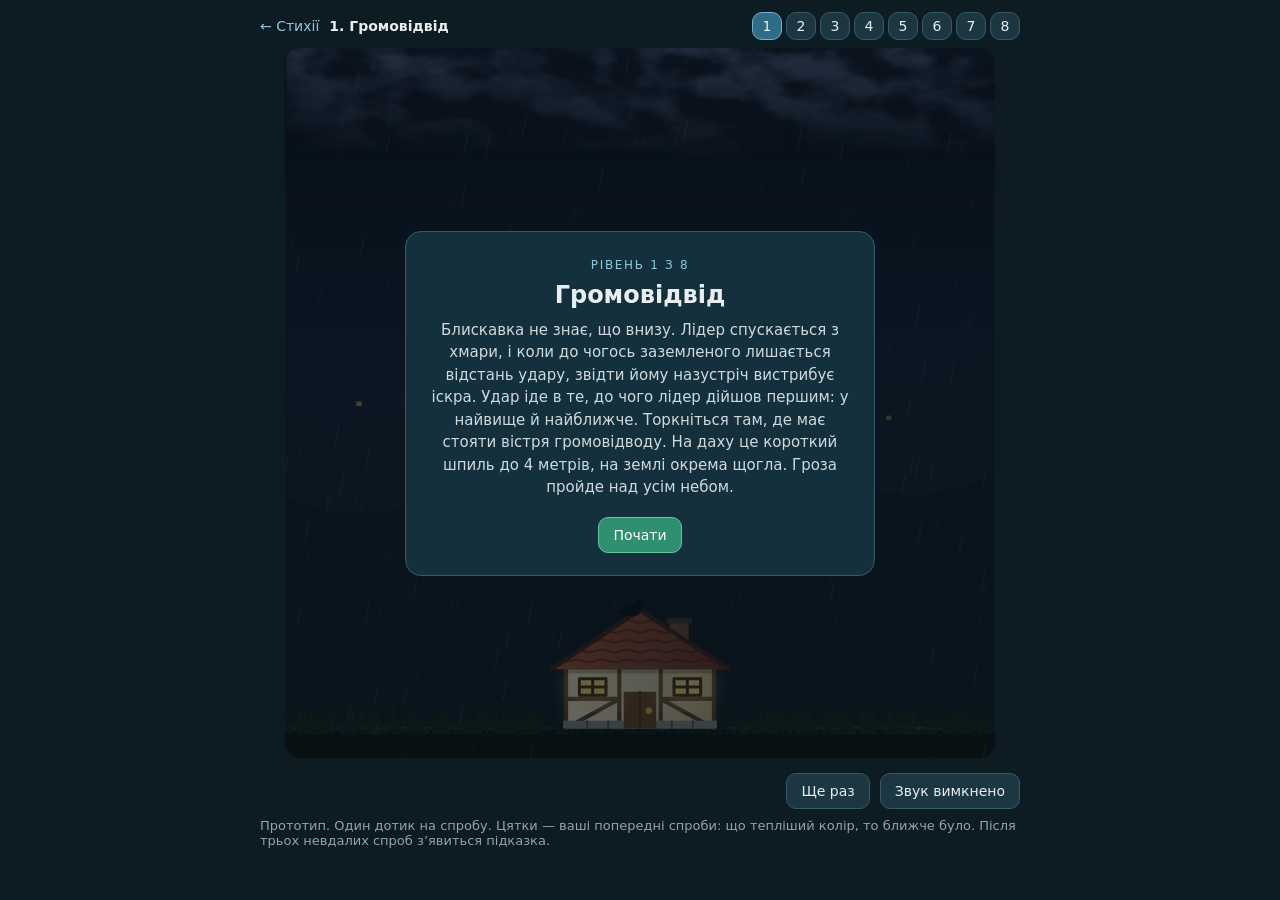
<file: proto/lightning.html>
<!doctype html>
<html lang="uk"><head><meta charset="utf-8"><meta name="viewport" content="width=device-width,initial-scale=1">
<title>Блискавка: прототип</title><link rel="stylesheet" href="kit.css"></head><body>
<script src="kit.js"></script>
<script>
// LAW: the electrogeometric model, the one lightning protection is designed by (the rolling sphere of IEC 62305).
// The stepped leader comes down from the cloud base without knowing what is below. When its tip gets within the
// striking distance R of something earthed, that thing sends up a connecting leader, the two meet, and the bolt lands
// there. R grows with the stroke's current: R = 10 * I^0.65 metres, about 20 m for a weak 3 kA stroke and 45 m for a
// common 10 kA one. So the bolt lands on whatever a sphere of radius R, lowered along the leader's line, touches first:
// tall and near things are struck, things in the "shadow" under the sphere are safe. A rod works only by being touched
// first. A weak stroke has a small sphere that slips closer before it chooses, past the rod and onto the roof beside it.
// What a thing is made of does not matter for where the bolt lands; height and position do.
// One cell is one metre. The storm sweeps the whole width of its cloud, so every line of approach is tried.
const G = 96, BASE = 13, SUB = 4, NS = G * SUB, MAXROD = 12, ROOFROD = 4;
const GROUND = 0, WATER = 1, ROD = 2, MAST = 3, HOUSE = 4, TREE = 5, BOAT = 6, HAY = 7;
const isSafe = k => k <= MAST || k === TREE; // a struck tree splits or smoulders, but it burns no one's home
const sky = new Float32Array(NS), tk = new Uint8Array(NS), tid = new Int16Array(NS), gnd = new Float32Array(NS);
let base = 0, total = 0, LVL = null, rod = null, fails = [], catches = [], shows = [], qi = 0, qt = 0;
const Rof = I => 10 * Math.pow(I, 0.65), sx = s => (s + 0.5) / SUB;
function groundAt(x) { let y = G - 2; for (const h of LVL.hills || []) y -= h[1] * Math.exp(-((x - h[0]) / h[2]) * ((x - h[0]) / h[2])); return y; }
function baseAt(x) { const s = Math.max(0, Math.min(NS - 1, Math.floor(x * SUB))); return gnd[s]; }
function raise(x0, x1, f, k, id) { for (let s = Math.max(0, Math.ceil(x0 * SUB - 0.5)); s < NS && sx(s) <= x1; s++) { const y = f(sx(s)); if (y < sky[s]) { sky[s] = y; tk[s] = k; tid[s] = id; } } }
// the shapes as seen against the sky: a gabled house, a tree's crown on its trunk, a thin mast, a haystack, a boat with a mast
function shapes(L) {
  (L.houses || []).forEach((h, n) => { const [cx, wall, roof, w] = [h[0], h[1] || 4, h[2] || 4, h[3] || 10], b = baseAt(cx), half = w / 2 + 0.6; raise(cx - half, cx + half, x => b - wall - roof * Math.max(0, 1 - Math.abs(x - cx) / half), HOUSE, n); });
  (L.trees || []).forEach((t, n) => { const [cx, hh, r] = [t[0], t[1], t[2] || 4], b = baseAt(cx), cy = b - hh + r; raise(cx - r, cx + r, x => cy - Math.sqrt(Math.max(0, r * r - (x - cx) * (x - cx))), TREE, n); raise(cx - 0.4, cx + 0.4, () => b - hh * 0.6, TREE, n); });
  (L.hay || []).forEach((h, n) => { const [cx, hh] = [h[0], h[1] || 3], b = baseAt(cx); raise(cx - 3, cx + 3, x => b - hh * Math.sqrt(Math.max(0, 1 - ((x - cx) / 3) * ((x - cx) / 3))), HAY, n); });
  (L.boats || []).forEach((cx, n) => { const b = baseAt(cx); raise(cx - 4, cx + 4, () => b - 0.9, BOAT, n); raise(cx + 0.1, cx + 0.5, () => b - 7, BOAT, n); });
  (L.masts || []).forEach((m, n) => { const b = baseAt(m[0]); raise(m[0] - 0.3, m[0] + 0.3, () => b - m[1], MAST, n); }); }
function liBuild(L) { LVL = L; rod = null; fails = []; catches = []; shows = []; qi = 0; qt = 0;
  for (let s = 0; s < NS; s++) { const x = sx(s); gnd[s] = sky[s] = groundAt(x); tk[s] = (L.lakes || []).some(l => x >= l[0] && x <= l[1]) ? WATER : GROUND; tid[s] = -1; } shapes(L); base = storm().filter(r => !isSafe(r.k)).length; } // how many strokes would do harm with no rod at all
// where a rod tapped at (x, y) stands: on the roof or the ground under it, as tall as the tap, at most the level's limit for a roof or for a mast
function rodAt(x, y) { const s = Math.max(0, Math.min(NS - 1, Math.floor(x * SUB))), k = tk[s];
  if (k === TREE) return { err: 'tree' }; if (k === WATER || k === BOAT) return { err: 'water' }; const b = sky[s], h = Math.max(1.5, Math.min(k === HOUSE ? LVL.roofh || ROOFROD : LVL.maxh || MAXROD, b - y)); // a rod on a roof is a short spike; a free mast can be tall
  return { x: sx(s), base: b, h, tip: b - h, on: k }; }
function placeRod(r) { rod = r; raise(r.x - 0.25, r.x + 0.25, () => r.tip, ROD, 0); }
// lower a sphere of radius R along the vertical through xl: the first point of the skyline it touches is struck
function strikeAt(xl, R) { let best = -1, yb = 1e9; const s0 = Math.max(0, Math.floor((xl - R) * SUB)), s1 = Math.min(NS - 1, Math.ceil((xl + R) * SUB));
  for (let s = s0; s <= s1; s++) { const dx = sx(s) - xl; if (dx * dx > R * R) continue; const yh = sky[s] - Math.sqrt(R * R - dx * dx); if (yh < yb) { yb = yh; best = s; } }
  return { xl, R, yh: Math.max(BASE + 2, yb), s: best, x: sx(best), y: sky[best], k: tk[best], id: tid[best] }; }
// the storm: every current in the level, from every line under the cloud, half a metre apart
function storm() { const c = LVL.cloud || [0, G], out = []; for (const I of LVL.I) for (let x = c[0]; x <= c[1]; x += 0.5) { const r = strikeAt(x, Rof(I)); r.I = I; out.push(r); } return out; }
function judge() { const all = storm(); total = all.length; fails = all.filter(r => !isSafe(r.k)); catches = all.filter(r => r.k === ROD); return all; }
// which strokes the player sees: a few that the rod caught, and if something was hit, the weakest stroke that hit it
function pickShows() { shows = []; const pick = (list, n) => { const out = []; for (let k = 0; k < n && list.length; k++) out.push(list[Math.floor((k + 0.5) * list.length / n)]); return out; };
  const byI = I => catches.filter(r => r.I === I), Is = [...LVL.I].sort((a, b) => b - a);
  if (fails.length) { const minI = Math.min(...fails.map(r => r.I)), f = fails.filter(r => r.I === minI); shows = [...pick(catches.filter(r => r.I > minI), 2), f[Math.floor(f.length / 2)]]; }
  else { for (const I of Is) shows.push(...pick(byI(I), Is.length > 1 ? 2 : 3)); if (!shows.length) shows = pick(storm(), 3); }
  qi = 0; qt = 0; }
const LEVELS = [
  {"name": "Громовідвід", "text": "Блискавка не знає, що внизу. Лідер спускається з хмари, і коли до чогось заземленого лишається відстань удару, звідти йому назустріч вистрибує іскра. Удар іде в те, до чого лідер дійшов першим: у найвище й найближче. Торкніться там, де має стояти вістря громовідводу. На даху це короткий шпиль до 4 метрів, на землі окрема щогла. Гроза пройде над усім небом.", "I": [10], "houses": [[48, 4, 4, 10]], "best": [46, 67]},
  {"name": "Дуб", "text": "Високий дуб сам перехоплює удари зі свого боку, і хата частково в його тіні. Удар у дерево хати не спалить. Наведіть курсор: дуги показують межу, під якою громовідвід береже все. Прикрийте той бік, якого не прикриває дуб.", "I": [10, 4], "maxh": 8, "houses": [[56, 4, 4, 10]], "trees": [[30, 16, 5]], "best": [65, 69]},
  {"name": "Слабкий удар", "text": "Відстань удару залежить від струму: у звичайного удару на 10 кА вона близько 45 метрів, у слабкого на 3 кА лише 20. Слабкий лідер підходить ближче, перш ніж вибрати ціль, і прослизає повз громовідвід просто в край даху. Його дуга менша й помаранчева.", "I": [10, 3], "houses": [[48, 4, 4, 10]], "best": [47, 68]},
  {"name": "Схил", "text": "Хата стоїть на схилі пагорба. Земля праворуч від неї йде вниз, тому удар збоку дістає стіну, хоч дах і нижчий за вершину. Що вище щось стоїть над тим, що довкола, то відкритіше воно з боків.", "I": [10, 4], "hills": [[30, 14, 14]], "houses": [[46, 4, 4, 10]], "best": [47, 63]},
  {"name": "Хутір", "text": "Стіг сіна низький, але сухе сіно спалахує від першого ж удару. Дерево праворуч прикриває його лише зі свого боку. Одним громовідводом треба вберегти і хату, і стіг.", "I": [10, 4], "maxh": 8, "houses": [[38, 4, 4, 10]], "hay": [[56, 3]], "trees": [[74, 15, 5]], "best": [25, 68]},
  {"name": "Дві хати", "text": "Дві хати, а громовідвід один. Шпиль на даху однієї не вбереже другу: удар збоку дістане її дальній край. Окрема щогла може мати до 18 метрів. Сфера удару прогинається між вістрям і дахами; знайдіть, де вона не торкнеться жодного.", "I": [10], "maxh": 18, "houses": [[39, 4, 4, 10], [57, 4, 4, 10]], "best": [47, 55]},
  {"name": "Човен", "text": "Над озером найвища точка — щогла рибальського човна, а на березі стоїть хата. На воді громовідвід не поставиш. Щогла на березі може мати до 20 метрів. Удари бувають і слабкі.", "I": [10, 5], "maxh": 20, "lakes": [[10, 58]], "boats": [52], "houses": [[66, 4, 4, 10]], "best": [70, 51]},
  {"name": "Село на пагорбі", "text": "Дві хати, одна на пагорбі, а за нею стіг. Ліворуч високе дерево. Гроза б’є і сильно, і слабко, а щогла може мати до 18 метрів. Одне місце вбереже все.", "I": [10, 4], "maxh": 18, "houses": [[39, 4, 4, 10], [57, 4, 4, 10]], "hay": [[69, 3]], "trees": [[25, 15, 5]], "hills": [[57, 5, 14]], "best": [78, 47]}];
// ---- drawing ----------------------------------------------------------------------------------------------------
// Everything is kept in cell units (one cell, one metre) and only scaled when drawn.
let boom = 0, flock = null, scar = [], scarT = -1, back = -1, post = 0, flash = 0, crawl = null, crawlT = 0, bg = null, bgKey = '', splash = [], lastNow = 0, amb = 0, cur = null, burnt = {}, held = 0;
const SCL = 2; let VX0 = 24, VY0 = 48; // the view: the lowest 48 metres of the world, twice as large, so the village fills the frame
const toW = (x, y) => [VX0 + (x + 0.5) / SCL, VY0 + (y + 0.5) / SCL], toS = (x, y) => [(x - VX0) * SCL, (y - VY0) * SCL];
const LEAD = 34, MEET = 7, RET = 5, GLOW = 34; // steps of each stroke: the leader comes down, the streamer rises to meet it, the return stroke, the flashes
function glowLine(g, draw, K, u, I, w, hue) { // three passes: a wide coloured halo, a bright sheath and a white core
  g.save(); g.lineJoin = g.lineCap = 'round'; g.globalCompositeOperation = 'lighter';
  g.shadowColor = hue; g.shadowBlur = 26 * u * I; g.strokeStyle = 'rgba(150,160,255,' + 0.22 * I + ')'; g.lineWidth = K * 2.4 * w; draw(); g.stroke();
  g.shadowBlur = 10 * u * I; g.strokeStyle = 'rgba(205,215,255,' + 0.6 * I + ')'; g.lineWidth = K * 0.9 * w; draw(); g.stroke();
  g.shadowBlur = 0; g.strokeStyle = 'rgba(255,255,255,' + Math.min(1, I * 1.2) + ')'; g.lineWidth = Math.max(1, K * 0.34 * w); draw(); g.stroke(); g.restore(); }
function strokeTo(g, pts, K, lim, from) { g.beginPath(); let on = false; for (let k = from || 0; k < pts.length; k++) { const p = pts[k]; if (p.d > lim) { if (on && k) { const a = pts[k - 1], f = Math.max(0, Math.min(1, (lim - a.d) / (p.d - a.d || 1))); g.lineTo((a.x + (p.x - a.x) * f) * K, (a.y + (p.y - a.y) * f) * K); } break; } on ? g.lineTo(p.x * K, p.y * K) : g.moveTo(p.x * K, p.y * K); on = true; } }
// a jagged channel between two points: midpoint displacement, then the running length along it in d
function zig(a, b, r, rough, d0) { let p = [a, b]; for (let s = 0; s < 5; s++) { const q = [p[0]]; for (let k = 1; k < p.length; k++) { const A = p[k - 1], B = p[k], dx = B.x - A.x, dy = B.y - A.y, l = Math.hypot(dx, dy) || 1, o = (r() - 0.5) * l * rough * (s ? 0.75 : 1);
  q.push({ x: (A.x + B.x) / 2 - dy / l * o, y: (A.y + B.y) / 2 + dx / l * o }, B); } p = q; }
  let d = d0 || 0; p[0].d = d; for (let k = 1; k < p.length; k++) { d += Math.hypot(p[k].x - p[k - 1].x, p[k].y - p[k - 1].y); p[k] = { x: p[k].x, y: p[k].y, d }; } return p; }
// One stroke as it looks: the stepped leader wanders down from the cloud along the line of approach, sends out branches
// that die, and stops where the striking distance is reached; the last jump and the connecting streamer close the gap.
function makeStroke(r, seed) { const rr = rng(seed), x0 = r.xl + (rr() - 0.5) * 8, top = { x: x0, y: BASE - 0.5 }, low = { x: r.xl, y: r.yh }, hitp = { x: r.x, y: r.y };
  const meet = { x: low.x + (hitp.x - low.x) * 0.55, y: low.y + (hitp.y - low.y) * 0.55 };
  const lead = zig(top, low, rr, 0.32), jump = zig(low, meet, rr, 0.3, lead[lead.length - 1].d), up = zig(hitp, meet, rr, 0.35);
  const main = lead.concat(jump.slice(1)), br = [];
  for (let k = 0; k < 9; k++) { const i = 4 + Math.floor(rr() * (lead.length - 8)), p = lead[i], dir = rr() < 0.5 ? -1 : 1, len = 4 + rr() * 9; br.push(zig({ x: p.x, y: p.y }, { x: p.x + dir * len * (0.5 + rr() * 0.5), y: p.y + len * (0.6 + rr() * 0.5) }, rr, 0.4, p.d)); }
  // the other tall things the leader came near also reach up, but their streamers fall short
  const fake = []; for (const s of streamers()) if (Math.abs(s.x - r.x) > 1.5 && Math.hypot(s.x - r.xl, s.y - r.yh) < r.R * 1.25) fake.push(zig({ x: s.x, y: s.y }, { x: s.x + (r.xl - s.x) * 0.12, y: s.y - 2 - rr() * 2.5 }, rr, 0.4));
  return { r, main, up, br, fake, D: main[main.length - 1].d, U: up[up.length - 1].d, Dl: lead[lead.length - 1].d }; }
function streamers() { const out = [], add = (x, y) => out.push({ x, y }); (LVL.houses || []).forEach(h => add(h[0], baseAt(h[0]) - (h[1] || 4) - (h[2] || 4)));
  (LVL.trees || []).forEach(t => add(t[0], baseAt(t[0]) - t[1])); (LVL.masts || []).forEach(m => add(m[0], baseAt(m[0]) - m[1])); (LVL.boats || []).forEach(b => add(b + 0.3, baseAt(b) - 7)); if (rod) add(rod.x, rod.tip); return out; }
function startStroke() { cur = makeStroke(shows[qi], qi * 97 + LEVELS.indexOf(LVL) * 13 + 5); back = -1; post = 0; flash = 0; scar = makeScar(cur.r.x, cur.r.y); scarT = -1; }
// Where the current enters the ground it spreads out along the wet surface and burns a branching Lichtenberg figure
// into the grass: white-hot as it forms, then cooling through orange to a dark scar that stays. Not on a rod or a roof.
function makeScar(x0, y0) { if (cur && cur.r.k !== GROUND) return []; const r = rng((x0 * 97 | 0) + 5), out = [];
  const grow = (x, y, dir, len, w) => { const pts = [{ x, y }]; for (let k = 0; k < len; k++) { x += dir * (0.45 + r() * 0.7); const gy = baseAt(Math.max(0, Math.min(G - 0.1, x))); y = Math.max(gy - 0.15, Math.min(gy + 1.7, y + (r() - 0.42) * 0.45)); pts.push({ x, y });
    if (r() < 0.24 && w > 0.25 && len > 3) grow(x, y, r() < 0.85 ? dir : -dir, (len - k) * 0.6 | 0, w * 0.62); } out.push({ pts, w }); };
  for (const d of [-1, 1]) { grow(x0, y0, d, 15, 1); grow(x0, y0 + 0.4, d, 8, 0.6); } return out; }
function drawScar(g, K, now) { if (scarT < 0 || !scar.length) return; const a = Math.max(0, now - scarT) / 1000, rev = Math.min(1, a / 0.35), heat = Math.max(Math.exp(-a / 1.3), 0.2 * Math.exp(-a / 9) * (0.75 + 0.25 * Math.sin(now / 90)));
  g.save(); g.lineCap = 'round'; g.lineJoin = 'round';
  for (const b of scar) { if (b.pts.length < 2) continue; const n = Math.min(b.pts.length, Math.max(2, Math.round(b.pts.length * rev))); g.beginPath(); for (let k = 0; k < n; k++) { const p = b.pts[k]; k ? g.lineTo(p.x * K, p.y * K) : g.moveTo(p.x * K, p.y * K); }
    g.globalCompositeOperation = 'source-over'; g.strokeStyle = 'rgba(8,5,3,.75)'; g.lineWidth = Math.max(1.5, K * 0.6 * b.w); g.stroke();
    if (heat > 0.03) { g.globalCompositeOperation = 'lighter'; g.strokeStyle = 'rgba(255,' + (110 + 140 * heat | 0) + ',' + (40 + 210 * heat * heat | 0) + ',' + (0.95 * heat) + ')'; g.lineWidth = Math.max(1.2, K * 0.42 * b.w); g.shadowColor = 'rgba(255,170,90,.9)'; g.shadowBlur = K * 2.4 * heat; g.stroke(); g.shadowBlur = 0; } }
  if (a < 12) { g.globalCompositeOperation = 'source-over'; const r = rng(7); for (let k = 0; k < 14; k++) { const b = scar[k % scar.length], p = b.pts[(r() * b.pts.length) | 0], t = ((a * 0.35 + r()) % 1), fade = Math.min(1, a / 0.6) * Math.max(0, 1 - a / 12);
    g.fillStyle = 'rgba(190,200,215,' + (0.16 * (1 - t) * fade) + ')'; g.beginPath(); g.arc((p.x + Math.sin(t * 5 + k) * 0.6) * K, (p.y - t * 6) * K, K * (0.5 + t * 1.6), 0, 7); g.fill(); } }
  g.restore(); }
function pulse(t) { let I = 0; for (const [t0, a] of [[0, 1], [7, 0.65], [15, 0.85], [27, 0.5], [40, 0.3]]) if (t >= t0) I = Math.max(I, a * Math.exp(-(t - t0) / 2.6)); return I; }
function groundPath(g, K, size) { g.beginPath(); g.moveTo(0, size); for (let x = 0; x <= G; x += 0.5) g.lineTo(x * K, groundAt(x) * K); g.lineTo(size, size); g.closePath(); }
function paintBg(size, K) { const c = document.createElement('canvas'); c.width = c.height = size; const g = c.getContext('2d'), r = rng(19 + LEVELS.indexOf(LVL));
  const sky = g.createLinearGradient(0, 0, 0, size); sky.addColorStop(0, '#070b16'); sky.addColorStop(0.35, '#121a2e'); sky.addColorStop(0.8, '#1f2c40'); sky.addColorStop(1, '#2a3a46'); g.fillStyle = sky; g.fillRect(0, 0, size, size);
  g.scale(SCL, SCL); g.translate(-VX0 * K, -VY0 * K);
  // far hills with a few windows still lit
  for (const [base, amp, col, lights] of [[74, 6, '#141d2c', 1], [80, 4, '#101823', 0]]) { g.fillStyle = col; g.beginPath(); g.moveTo(0, size); const p = r() * 6; for (let x = 0; x <= G; x++) g.lineTo(x * K, (base - amp * (0.55 + 0.45 * Math.sin(x * 0.08 + p)) - amp * 0.25 * Math.sin(x * 0.31 + p * 2)) * K); g.lineTo(size, size); g.fill();
    if (lights) for (let k = 0; k < 14; k++) { const x = r() * G, y = base - amp * 0.4 + r() * 3; g.fillStyle = 'rgba(255,' + (190 + 40 * r() | 0) + ',110,' + (0.35 + 0.4 * r()) + ')'; g.fillRect(x * K, y * K, K * 0.35, K * 0.3); } }
  // the ground: dark wet grass on the real profile, so hills are what the bolt sees
  const gg = g.createLinearGradient(0, 60 * K, 0, size); gg.addColorStop(0, '#13201a'); gg.addColorStop(1, '#090f0c'); g.fillStyle = gg; groundPath(g, K, size); g.fill();
  g.strokeStyle = '#1b2d22'; g.lineWidth = Math.max(1, K * 0.25); g.beginPath(); for (let x = 0; x <= G; x += 0.5) { const y = groundAt(x) * K; x ? g.lineTo(x * K, y) : g.moveTo(0, y); } g.stroke();
  g.strokeStyle = '#13221a'; g.lineWidth = Math.max(1, K * 0.18); g.beginPath(); for (let k = 0; k < 700; k++) { const x = r() * G; if ((LVL.lakes || []).some(l => x > l[0] - 0.5 && x < l[1] + 0.5)) continue; const y = groundAt(x) * K; g.moveTo(x * K, y + K * 0.4); g.lineTo((x + (r() - 0.5) * 0.8) * K, y - K * (0.3 + r() * 1.1)); } g.stroke();
  for (const l of LVL.lakes || []) { const x0 = l[0] * K, x1 = l[1] * K, gy = groundAt((l[0] + l[1]) / 2) * K, wg = g.createLinearGradient(0, gy - K * 0.3, 0, size); wg.addColorStop(0, '#1f3148'); wg.addColorStop(1, '#0b1522'); g.fillStyle = wg; g.beginPath(); g.moveTo(x0 - K, gy + K * 0.2); g.quadraticCurveTo(x0, gy - K * 0.2, x0 + K * 2, gy - K * 0.1); g.lineTo(x1 - K * 2, gy - K * 0.1); g.quadraticCurveTo(x1, gy - K * 0.2, x1 + K, gy + K * 0.2); g.lineTo(x1 + K, size); g.lineTo(x0 - K, size); g.fill();
    g.strokeStyle = 'rgba(150,180,220,.18)'; g.lineWidth = Math.max(1, K * 0.12); for (let k = 0; k < 40; k++) { const x = x0 + r() * (x1 - x0), y = gy + r() * K * 1.8; g.beginPath(); g.moveTo(x, y); g.lineTo(x + K * (1 + r() * 2), y); g.stroke(); } }
  return c; }
// The cloud is a texture of layered value noise, made once per level in two lightings (dark and lit by a flash).
let cloudDark = null, cloudLit = null, cloudTmp = null; const CR = 4, CH = BASE + 6;
function vnoise(x, y, s) { const ix = Math.floor(x), iy = Math.floor(y), fx = x - ix, fy = y - iy, h = (a, b) => Art.h(a * 374761 + b * 668265 + s * 1013), u = fx * fx * (3 - 2 * fx), v = fy * fy * (3 - 2 * fy);
  return (h(ix, iy) * (1 - u) + h(ix + 1, iy) * u) * (1 - v) + (h(ix, iy + 1) * (1 - u) + h(ix + 1, iy + 1) * u) * v; }
function fbm(x, y, s) { let a = 0.5, f = 1, v = 0; for (let o = 0; o < 5; o++) { v += a * vnoise(x * f, y * f, s + o); a *= 0.5; f *= 2.03; } return v; }
function makeClouds() { const c = LVL.cloud || [0, G], W = G * CR, Hh = CH * CR, s = LEVELS.indexOf(LVL) * 7 + 3;
  const mk = () => { const cv = document.createElement('canvas'); cv.width = W; cv.height = Hh; return cv; }; cloudDark = mk(); cloudLit = mk(); cloudTmp = mk();
  const dd = cloudDark.getContext('2d').createImageData(W, Hh), ld = cloudLit.getContext('2d').createImageData(W, Hh), sm = (a, b, x) => { const q = Math.max(0, Math.min(1, (x - a) / (b - a))); return q * q * (3 - 2 * q); };
  for (let py = 0; py < Hh; py++) for (let px = 0; px < W; px++) { const X = px / CR, Y = py / CR, storm = sm(c[0] - 6, c[0] + 2, X) * (1 - sm(c[1] - 2, c[1] + 6, X)), n = fbm(X * 0.085, Y * 0.17, s), n2 = fbm(X * 0.085 + 0.21, Y * 0.17 - 0.3, s);
    const base = BASE + 0.8 + (fbm(X * 0.2, 3, s + 9) - 0.5) * 2.2, dS = Math.min(1, Math.max(0, n * 1.9 - 0.42)) * sm(base + 0.6, base - 1.4, Y) + sm(base - 2, base - 5, Y) * 0.55, dT = Math.max(0, n * 1.6 - 0.62) * sm(9, 4, Y);
    const d = Math.min(1, dS * storm + dT * (1 - storm) * 1.6), shade = Math.max(0, Math.min(1, 0.45 + (n2 - n) * 5)), up = 1 - Y / CH, k = (py * W + px) * 4;
    dd.data[k] = 12 + 60 * shade * up + 6 * up; dd.data[k + 1] = 15 + 66 * shade * up + 8 * up; dd.data[k + 2] = 26 + 84 * shade * up + 14 * up; dd.data[k + 3] = 255 * d;
    ld.data[k] = 120 + 120 * shade; ld.data[k + 1] = 126 + 118 * shade; ld.data[k + 2] = 168 + 87 * shade; ld.data[k + 3] = 255 * d; }
  cloudDark.getContext('2d').putImageData(dd, 0, 0); cloudLit.getContext('2d').putImageData(ld, 0, 0); }
function drawClouds(g, K, now, light, lx) { const W = G * K, Hh = CH * K, dx = Math.sin(now / 11000) * K * 0.8; g.save(); g.imageSmoothingEnabled = true; g.drawImage(cloudDark, dx, 0, W, Hh);
  const L = Math.min(1, light + amb * 0.5); if (L > 0.01) { g.globalAlpha = L; g.drawImage(cloudLit, dx, 0, W, Hh); g.globalAlpha = 1; }
  if (lx != null) { const tg = cloudTmp.getContext('2d'), cx = lx * CR, cy = (BASE - 2) * CR; tg.globalCompositeOperation = 'source-over'; tg.clearRect(0, 0, cloudTmp.width, cloudTmp.height); tg.drawImage(cloudLit, 0, 0); tg.globalCompositeOperation = 'destination-in';
    const rg = tg.createRadialGradient(cx, cy, 0, cx, cy, 16 * CR); rg.addColorStop(0, 'rgba(0,0,0,' + (0.55 + 0.45 * Math.random()) + ')'); rg.addColorStop(1, 'rgba(0,0,0,0)'); tg.fillStyle = rg; tg.fillRect(0, 0, cloudTmp.width, cloudTmp.height); g.drawImage(cloudTmp, dx, 0, W, Hh); }
  g.restore(); }
function drawMast(g, x, y0, y1, K, glow) { x *= K; y0 *= K; y1 *= K; const h = y1 - y0, wb = K * 1.4, wt = K * 0.3; g.save(); g.strokeStyle = glow ? '#f4f7ff' : '#7d8794'; g.lineWidth = Math.max(1, K * 0.22); g.lineCap = 'round';
  g.beginPath(); g.moveTo(x - wb, y1); g.lineTo(x - wt, y0 + K * 1.5); g.moveTo(x + wb, y1); g.lineTo(x + wt, y0 + K * 1.5); g.stroke();
  g.lineWidth = Math.max(1, K * 0.12); g.beginPath(); const n = Math.max(3, h / (K * 2.6) | 0); for (let k = 0; k < n; k++) { const f0 = k / n, f1 = (k + 1) / n, wa = wb + (wt - wb) * f0, wc = wb + (wt - wb) * f1, ya = y1 - (h - K * 1.5) * f0, yc = y1 - (h - K * 1.5) * f1; g.moveTo(x - wa, ya); g.lineTo(x + wc, yc); g.moveTo(x + wa, ya); g.lineTo(x - wc, yc); } g.stroke();
  g.strokeStyle = glow ? '#ffffff' : '#b9c2cc'; g.lineWidth = Math.max(1, K * 0.22); g.beginPath(); g.moveTo(x, y0 + K * 1.5); g.lineTo(x, y0); g.stroke(); g.restore(); }
// the rod: a steel spike on its stand, and the down conductor that takes the current around the roof and wall into an earth spike
function drawRod(g, r, K, glow, ghost) { const x = r.x * K, tip = r.tip * K, b = r.base * K; g.save(); g.lineCap = 'round'; g.lineJoin = 'round'; g.globalAlpha = ghost ? 0.55 : 1;
  if (r.h > 8 && r.on === GROUND) drawMast(g, r.x, r.tip + 1, r.base, K, glow);
  const col = glow ? '#ffffff' : '#c3ccd6'; g.strokeStyle = col; g.lineWidth = Math.max(1, K * 0.22); g.beginPath(); g.moveTo(x, b); g.lineTo(x, tip + K * 0.6); g.stroke();
  g.fillStyle = col; g.beginPath(); g.moveTo(x, tip - K * 0.4); g.lineTo(x - K * 0.28, tip + K * 0.9); g.lineTo(x + K * 0.28, tip + K * 0.9); g.closePath(); g.fill();
  if (r.on === HOUSE) { const h = LVL.houses.find(q => Math.abs(q[0] - r.x) <= (q[3] || 10) / 2 + 0.6), half = (h[3] || 10) / 2 + 0.6, ex = h[0] + half - 0.2, gy = baseAt(h[0]), ey = gy - (h[1] || 4);
    g.strokeStyle = glow ? '#ffffff' : '#8b939c'; g.lineWidth = Math.max(1, K * 0.14); g.beginPath(); g.moveTo(x, b); g.lineTo(ex * K, ey * K); g.lineTo(ex * K, gy * K + K * 0.6); g.stroke(); }
  g.restore(); }
function drawHay(g, h, K, now, fire) { const x = h[0] * K, b = baseAt(h[0]) * K, hh = (h[1] || 3) * K, w = 3 * K; g.save();
  const hg = g.createLinearGradient(0, b - hh, 0, b); hg.addColorStop(0, fire ? '#3a2a1a' : '#b89a52'); hg.addColorStop(1, fire ? '#1a120c' : '#6e5a2c'); g.fillStyle = hg; g.beginPath(); g.moveTo(x - w, b); g.quadraticCurveTo(x - w * 1.05, b - hh * 1.1, x, b - hh); g.quadraticCurveTo(x + w * 1.05, b - hh * 1.1, x + w, b); g.closePath(); g.fill();
  g.strokeStyle = fire ? 'rgba(0,0,0,.4)' : 'rgba(80,60,25,.6)'; g.lineWidth = Math.max(1, K * 0.1); g.beginPath(); for (let k = 0; k < 9; k++) { const f = k / 8 - 0.5; g.moveTo(x + f * w * 1.6, b); g.quadraticCurveTo(x + f * w * 1.3, b - hh * 0.6, x + f * w * 0.3, b - hh * 0.97); } g.stroke();
  g.strokeStyle = '#3a2a18'; g.lineWidth = Math.max(1, K * 0.2); g.beginPath(); g.moveTo(x, b - hh); g.lineTo(x, b - hh - K * 1.2); g.stroke(); g.restore(); }
function fireAt(g, x0, top, w, K, now, burn, seed) { if (burn <= 0) return; g.save(); g.globalCompositeOperation = 'lighter';
  for (let k = 0; k < 11; k++) { const fx = x0 + (Art.h(k + seed) - 0.5) * w * K, fy = top + K * 0.6 * Art.h(k * 3 + seed), f = 0.5 + 0.5 * Math.sin(now / 70 + k * 2.3), h = K * (2.4 + 2.4 * f) * burn, ww = K * 0.8 * burn;
    g.fillStyle = 'rgba(255,' + (110 + 70 * f | 0) + ',20,' + 0.55 * burn + ')'; g.beginPath(); g.moveTo(fx - ww, fy); g.quadraticCurveTo(fx - ww, fy - h * 0.6, fx + Math.sin(now / 130 + k) * ww * 0.6, fy - h); g.quadraticCurveTo(fx + ww, fy - h * 0.6, fx + ww, fy); g.closePath(); g.fill(); }
  const gl = g.createRadialGradient(x0, top, 0, x0, top, K * 9); gl.addColorStop(0, 'rgba(255,150,60,' + 0.35 * burn + ')'); gl.addColorStop(1, 'rgba(255,120,40,0)'); g.fillStyle = gl; g.fillRect(x0 - K * 9, top - K * 9, K * 18, K * 18);
  g.globalCompositeOperation = 'source-over'; for (let k = 0; k < 6; k++) { const p = ((now / 2400 + k / 6) % 1); g.fillStyle = 'rgba(60,60,70,' + 0.35 * (1 - p) * burn + ')'; g.beginPath(); g.arc(x0 + Math.sin(p * 4 + k) * K * 2, top - K - p * K * 14, K * (1 + p * 3), 0, 7); g.fill(); } g.restore(); }
function drawBoat(g, b, K, now, black) { const x = (b + 0.5) * K, y = (baseAt(b) - 0.4) * K + Math.sin(now / 700) * K * 0.15; g.save(); g.translate(x, y); g.rotate(Math.sin(now / 900) * 0.04);
  g.fillStyle = 'rgba(160,190,230,.12)'; g.beginPath(); g.ellipse(0, K * 1.1, K * 5, K * 0.6, 0, 0, 7); g.fill();
  const hg = g.createLinearGradient(0, -K * 0.8, 0, K * 1.2); hg.addColorStop(0, black ? '#2a1d14' : '#7a4e2a'); hg.addColorStop(1, black ? '#120c08' : '#3a2412'); g.fillStyle = hg; g.beginPath(); g.moveTo(-K * 4, -K * 0.7); g.lineTo(K * 4.2, -K * 0.9); g.quadraticCurveTo(K * 3.6, K * 1.1, K * 2, K * 1.1); g.lineTo(-K * 2.6, K * 1.1); g.quadraticCurveTo(-K * 3.6, K * 0.6, -K * 4, -K * 0.7); g.fill();
  g.strokeStyle = black ? '#1a120c' : '#5a3a20'; g.lineWidth = Math.max(1, K * 0.25); g.beginPath(); g.moveTo(-K * 0.2, -K * 0.8); g.lineTo(-K * 0.2, -K * 6.6); g.stroke(); if (!black) { g.fillStyle = '#c9bfa7'; g.beginPath(); g.moveTo(-K * 0.05, -K * 6.3); g.quadraticCurveTo(K * 1.1, -K * 3.8, -K * 0.05, -K * 1.3); g.closePath(); g.fill(); }
  g.fillStyle = black ? '#100c0a' : '#2b2f38'; g.beginPath(); g.arc(-K * 2, -K * 2.1, K * 0.5, 0, 7); g.fill(); g.fillRect(-K * 2.5, -K * 1.7, K * 1, K * 1.1); g.fillStyle = black ? '#100c0a' : '#c98a2a'; g.beginPath(); g.ellipse(-K * 2, -K * 2.45, K * 0.75, K * 0.22, 0, 0, 7); g.fill(); g.restore(); }
function rainFx(g, K, now, size) { const r = rng(5); g.lineCap = 'round';
  for (const [n, len, a, sp, wdt] of [[110, 1.6, 0.1, 900, 0.08], [80, 2.6, 0.17, 650, 0.12]]) { g.strokeStyle = 'rgba(170,190,230,' + (a + flash * 0.25) + ')'; g.lineWidth = Math.max(1, K * wdt); g.beginPath(); for (let k = 0; k < n; k++) { const x = r() * size, y = ((r() + now / sp) % 1) * size; g.moveTo(x, y); g.lineTo(x - K * 0.5, y + K * len); } g.stroke(); }
  if (splash.length < 40) splash.push({ x: Math.random() * G, t: 0 }); g.strokeStyle = 'rgba(180,200,235,.35)'; g.lineWidth = Math.max(1, K * 0.08); for (const s of splash) { s.t += 0.05; const rr = s.t * K * 0.9; g.globalAlpha = Math.max(0, 1 - s.t); g.beginPath(); g.ellipse(s.x * K, toS(0, groundAt(VX0 + s.x / SCL))[1] * K, rr, rr * 0.3, 0, Math.PI, 0); g.stroke(); } g.globalAlpha = 1; splash = splash.filter(s => s.t < 1); }
function makeCrawl() { const r = Math.random, c = LVL.cloud || [0, G], x0 = c[0] + r() * (c[1] - c[0]), dir = r() < 0.5 ? -1 : 1, pts = [{ x: x0, y: BASE - 1.5 }], br = [];
  for (let k = 0; k < 26; k++) { const p = pts[pts.length - 1]; pts.push({ x: p.x + dir * (1.2 + r() * 1.6), y: Math.max(BASE - 6, Math.min(BASE + 0.5, p.y + (r() - 0.5) * 1.6)) }); if (r() < 0.3) { const q = [{ ...pts[pts.length - 1] }]; for (let j = 0; j < 5; j++) { const b = q[q.length - 1]; q.push({ x: b.x + dir * (0.6 + r()) + (r() - 0.5), y: b.y + (r() - 0.6) * 1.6 }); } br.push(q); } }
  return { pts, br, x: x0 + dir * 20 }; }
// the zone a rod keeps from strokes of radius R: under two arcs of that radius that rest on the rod tip and on the ground
function zoneArcs(g, r, K, now) { const Is = [...LVL.I].sort((a, b) => a - b); g.save(); g.lineWidth = Math.max(1, K * 0.14); g.setLineDash([K * 0.7, K * 0.6]); g.lineDashOffset = -now / 60;
  Is.forEach((I, n) => { const R = Rof(I), b = baseAt(r.x), h = Math.min(b - r.tip, R), dc = Math.sqrt(Math.max(0, R * R - (R - h) * (R - h))), weak = n === 0 && Is.length > 1;
    g.strokeStyle = weak ? 'rgba(255,190,120,.75)' : 'rgba(170,200,255,.7)';
    for (const s of [-1, 1]) { const cx = r.x + s * dc, cy = b - R; g.beginPath();
      // sample the arc from the rod tip down to where it meets the ground beside the rod
      for (let k = 0; k <= 24; k++) { const xx = r.x + s * dc * k / 24, yy = cy + Math.sqrt(Math.max(0, R * R - (xx - cx) * (xx - cx))); k ? g.lineTo(xx * K, yy * K) : g.moveTo(xx * K, yy * K); } g.stroke(); }
    g.setLineDash([]); g.fillStyle = g.strokeStyle; g.font = (K * 0.8 | 0) + 'px system-ui,sans-serif'; g.textAlign = 'center'; g.fillText(I + ' кА', (r.x + dc * 0.72) * K, (b - h * 0.32 - 0.5 - n * 0.9) * K); g.setLineDash([K * 0.7, K * 0.6]); });
  g.restore(); }
const kindName = k => k === HOUSE ? 'хату' : k === HAY ? 'стіг сіна' : k === BOAT ? 'щоглу човна' : 'дах';
Proto({
  G, levels: LEVELS, speed: 1, slowmo: 0.25, idleText: 'Торкніться там, де має бути вістря громовідводу. Наведіть курсор: дуги покажуть, що він укриє.',
  build(L) { liBuild(L); VX0 = (L.view || 48) - G / SCL / 2; flock = null; boom = 0; scar = []; scarT = -1; back = -1; post = 0; flash = 0; crawl = null; cur = null; burnt = {}; held = 0; makeClouds(); bgKey = ''; },
  tap(x, y) { const r = rodAt(...toW(x, y)); if (r.err) { this.say(r.err === 'tree' ? 'На дереві громовідвід не ставлять: струм піде деревом і розколе його. Торкніться даху або землі.' : 'На воді громовідвід не поставиш. Торкніться берега.'); return false; }
    placeRod(r); judge(); pickShows(); startStroke(); this.say('Гроза йде над селом…'); },
  step() { if (!cur) return; if (this.state === 'replay' && qi < shows.length - 1) { qi = shows.length - 1; startStroke(); } // the replay shows the stroke that decided it
    qt++; if (qt === LEAD + MEET) { back = 0; boom = performance.now(); flash = 1; this.flash = this.state === 'replay' ? 1 : 0.45; this.flashCol = '#e4ecff'; this.shake = this.state === 'replay' ? 1.6 : 0.6;
      const r = cur.r; if (!isSafe(r.k)) { burnt[r.k + ':' + r.id] = performance.now(); } this.say(r.k === ROD ? 'Громовідвід перехопив удар ' + r.I + ' кА.' : r.k === TREE ? 'Удар ' + r.I + ' кА пішов у дерево.' : isSafe(r.k) ? 'Удар ' + r.I + ' кА пішов у землю.' : 'Удар ' + r.I + ' кА влучив у ' + kindName(r.k) + '!'); }
    if (back >= 0) { back++; post++; } if (qt >= LEAD + MEET + RET + GLOW && qi < shows.length - 1 && isSafe(cur.r.k)) { qi++; qt = 0; startStroke(); } },
  // the replay camera rides down with the leader, then stays on the point of the strike
  focus() { if (!cur) return null; if (qt >= LEAD) return toS(cur.r.x, cur.r.y - 3); const f = qt / LEAD, lim = cur.Dl * f; let p = cur.main[0]; for (const q of cur.main) if (q.d <= lim) p = q; return toS(p.x, Math.max(p.y, VY0 + 6)); },
  hold() { return qt < LEAD + MEET + 10; },
  sfx: { tap(S) { S.noise(1.2, { type: 'lowpass', f: 140, gain: 0.08, attack: 0.3 }); },
    frame(S, dt, st) { S.level('rain', st === 'card' ? 0 : 0.07, { type: 'highpass', f: 2200 }); if (boom && performance.now() - boom < 300) { boom = 0; S.noise(0.18, { type: 'highpass', f: 1200, gain: 0.55, attack: 0.001 }); S.noise(0.5, { type: 'bandpass', f: 600, q: 0.6, gain: 0.3, attack: 0.002 });
        S.noise(3.8, { type: 'lowpass', f: 220, f2: 60, gain: 0.55, attack: 0.06, delay: 0.35 }); S.noise(2.6, { type: 'lowpass', f: 120, gain: 0.35, attack: 0.3, delay: 1.1 }); } },
    win(S) { S.tone(660, 1.2, { gain: 0.06 }); S.tone(990, 1, { gain: 0.04, delay: 0.12 }); }, lose(S) { } },
  verdict() { if (!cur) return 0; const done = qt >= LEAD + MEET + RET + 12; if (!isSafe(cur.r.k)) return done ? -1 : 0; return done && qi === shows.length - 1 ? (fails.length ? -1 : 1) : 0; },
  winText: () => 'Гроза пройшла над усім небом: кожен удар пішов у громовідвід, у дерево чи в землю.',
  score: () => Math.max(0, 1 - fails.length / Math.max(1, base)), // the share of the harmful strokes the rod took away
  winTitle: () => 'Село вціліло',
  failTitle: () => { const r = shows[shows.length - 1] || {}; return 'Удар ' + r.I + ' кА влучив у ' + kindName(r.k); },
  failText: () => { const r = shows[shows.length - 1] || {}, weak = LVL.I.length > 1 && r.I === Math.min(...LVL.I);
    return 'Удар ' + r.I + ' кА влучив у ' + kindName(r.k) + ': лідер підійшов до ' + (r.k === HAY ? 'нього' : 'неї') + ' на відстань удару (' + Math.round(r.R) + ' м) раніше, ніж до громовідводу.' + (weak ? ' Слабкий удар підходить ближче, перш ніж вибрати ціль.' : ''); },
  after() { post++; },
  draw(g, K, now, size) {
    const u = size / 600, dt = Math.max(0, Math.min(0.1, (now - lastNow) / 1000)); lastNow = now;
    flash = back >= 0 ? pulse(post) : 0;
    amb = this.state === 'idle' || this.state === 'card' ? Math.max(0, Math.sin(now / 1300) * Math.sin(now / 470 + 1) - 0.82) * 2.5 : 0; // the cloud grumbles while it waits
    const key = size + ':' + LEVELS.indexOf(LVL); if (key !== bgKey) { bg = paintBg(size, K); bgKey = key; }
    const thunder = back >= 0 && post > 28 && post < 70 ? Math.sin((post - 28) / 42 * Math.PI) * 2.2 : 0, shake = (window.matchMedia && matchMedia('(prefers-reduced-motion: reduce)').matches) ? 0 : (flash * 3 + thunder) * u;
    g.save(); g.translate(Math.sin(now / 13) * shake, Math.cos(now / 17) * shake); g.drawImage(bg, 0, 0); if (back >= 0 && scarT < 0) scarT = now;
    g.save(); g.scale(SCL, SCL); g.translate(-VX0 * K, -VY0 * K); drawScar(g, K, now); g.restore();
    if (this.state === 'win' && post > 50) { crawlT -= dt; if (crawlT <= 0) { crawl = makeCrawl(); crawl.t = 0; crawlT = 0.9 + Math.random() * 1.6; } }
    let cl = 0; if (crawl) { crawl.t += dt; cl = Math.max(0, 1 - crawl.t / 0.45) * (0.6 + 0.4 * Math.sin(crawl.t * 60)); if (crawl.t > 0.45) crawl = null; }
    drawClouds(g, K, now, Math.min(1, flash * 0.9 + cl * 0.35), cur && back < 0 ? toS(cur.main[0].x, 0)[0] : crawl ? crawl.x : null);
    if (crawl && cl > 0) { const dr = (p) => () => { g.beginPath(); p.forEach((q, k) => k ? g.lineTo(q.x * K, q.y * K) : g.moveTo(q.x * K, q.y * K)); }; glowLine(g, dr(crawl.pts), K, u, cl, 0.55, '#b9a8ff'); for (const b of crawl.br) glowLine(g, dr(b), K, u, cl * 0.7, 0.35, '#b9a8ff'); }
    rainFx(g, K, now, size);
    g.save(); g.scale(SCL, SCL); g.translate(-VX0 * K, -VY0 * K); // the world, in metres
    const struck = (k, id) => burnt[k + ':' + id], burnOf = (k, id) => { const t = struck(k, id); return t ? Math.min(1, (now - t) / 600) * Math.max(0.35, 1 - (now - t) / 14000) : 0; };
    (LVL.trees || []).forEach((t, n) => { const b = baseAt(t[0]), hit = cur && cur.r.k === TREE && cur.r.id === n && back >= 0; Art.tree(g, t[0] * K, b * K, t[1] * K, (t[2] || 4) * K, t[0] * 7 + n, { burnt: hit && post > 6 });
      if (hit) fireAt(g, t[0] * K, (b - t[1] + 1) * K, (t[2] || 4) * 1.2, K, now, Math.min(1, post / 20) * Math.max(0, 1 - post / 300), t[0]); });
    (LVL.houses || []).forEach((h, n) => { const b = baseAt(h[0]), f = burnOf(HOUSE, n); Art.house(g, h[0] * K, b * K, K, { w: (h[3] || 10) * K, h: (h[1] || 4) * K, r: (h[2] || 4) * K, burnt: f > 0.3, lit: flash < 0.3, now }); fireAt(g, h[0] * K, (b - (h[1] || 4) - (h[2] || 4) * 0.6) * K, (h[3] || 10) * 0.9, K, now, f, n * 5); });
    (LVL.hay || []).forEach((h, n) => { const f = burnOf(HAY, n); drawHay(g, h, K, now, f > 0.3); fireAt(g, h[0] * K, (baseAt(h[0]) - (h[1] || 3) * 0.7) * K, 5, K, now, f, n * 9 + 2); });
    (LVL.masts || []).forEach(m => drawMast(g, m[0], baseAt(m[0]) - m[1], baseAt(m[0]), K, cur && cur.r.k === MAST && flash > 0.3));
    (LVL.boats || []).forEach((b, n) => drawBoat(g, b - 0.5, K, now, burnOf(BOAT, n) > 0.3));
    if (rod) drawRod(g, rod, K, cur && cur.r.k === ROD && flash > 0.3);
    // birds roost on the treetops and on the ridges; each strike and its thunder put them up, and they scatter away from it
    if (!flock) { flock = []; const r = rng(LEVELS.indexOf(LVL) * 17 + 2); for (const t of LVL.trees || []) for (let k = 0; k < 2; k++) flock.push({ x: t[0] + (r() - 0.5) * 3, y: baseAt(t[0]) - t[1] + 0.4, sit: 1, vx: 0, vy: 0, ph: r() * 6 });
      for (const h of LVL.houses || []) flock.push({ x: h[0] + (r() - 0.5) * 2, y: baseAt(h[0]) - (h[1] || 4) - (h[2] || 4) * 0.9 - 0.4, sit: 1, vx: 0, vy: 0, ph: r() * 6 }); }
    { const sx = cur ? cur.r.x : G / 2, scare = back >= 0 && (flash > 0.4 || post > 26); g.save(); g.strokeStyle = '#0d1016'; g.fillStyle = '#0d1016'; g.lineWidth = Math.max(1, K * 0.22); g.lineCap = 'round';
      for (const b of flock) { if (b.sit && scare) { b.sit = 0; const d = b.x >= sx ? 1 : -1; b.vx = d * (5 + Math.random() * 6); b.vy = -(6 + Math.random() * 5); }
        b.ph += dt * (b.sit ? 1 : 16); if (!b.sit) { b.vy += 2.5 * dt; b.vy = Math.max(b.vy, -9); b.x += b.vx * dt; b.y += b.vy * dt * 0.8; if (b.y < -5 || b.x < -5 || b.x > G + 5) continue; }
        const x = b.x * K, y = b.y * K; if (b.sit) { g.beginPath(); g.ellipse(x, y, K * 0.62, K * 0.42, 0, 0, 7); g.fill(); g.beginPath(); g.arc(x + K * 0.48, y - K * 0.38 + Math.sin(b.ph) * K * 0.06, K * 0.27, 0, 7); g.fill(); g.beginPath(); g.moveTo(x - K * 0.4, y); g.lineTo(x - K * 0.8, y + K * 0.15); g.stroke(); }
        else { const wv = Math.sin(b.ph) * K * 0.8; g.beginPath(); g.moveTo(x - K * 1, y - wv); g.quadraticCurveTo(x - K * 0.35, y - wv * 0.2, x, y); g.quadraticCurveTo(x + K * 0.35, y - wv * 0.2, x + K * 1, y - wv); g.stroke(); } }
      g.restore(); }
    if (cur) { const c = cur, lim = c.Dl * Math.min(1, qt / LEAD);
      if (back < 0) { // the stepped leader, faint and violet, its branches dying as it goes; near the end every tall thing reaches up
        for (const b of c.br) glowLine(g, () => strokeTo(g, b, K, lim), K, u, 0.4 * (0.7 + 0.3 * Math.sin(now / 31 + b.length)), 0.26, '#9f8cff');
        glowLine(g, () => strokeTo(g, c.main, K, qt < LEAD ? lim : c.Dl + (c.D - c.Dl) * (qt - LEAD) / MEET), K, u, 0.6, 0.38, '#b6a6ff');
        const near = Math.max(0, (qt - LEAD * 0.6) / (LEAD * 0.4)); if (near > 0) { for (const f of c.fake) glowLine(g, () => strokeTo(g, f, K, f[f.length - 1].d * Math.min(1, near)), K, u, 0.35 + 0.2 * Math.random(), 0.28, '#a9b8ff');
          glowLine(g, () => strokeTo(g, c.up, K, qt < LEAD ? c.U * 0.25 * near : c.U * (0.25 + 0.75 * (qt - LEAD) / MEET)), K, u, 0.55, 0.34, '#c6d0ff'); } }
      else { // the return stroke through the whole channel, then the channel flashes again and cools
        const I = back < RET ? 1 : Math.max(flash, 0.12 * Math.max(0, 1 - post / 90)), whole = () => { strokeTo(g, c.main, K, 1e9); const e = c.up; g.moveTo(e[e.length - 1].x * K, e[e.length - 1].y * K); for (let k = e.length - 2; k >= 0; k--) g.lineTo(e[k].x * K, e[k].y * K); };
        if (post < 8) for (const b of c.br) glowLine(g, () => strokeTo(g, b, K, 1e9), K, u, 0.5 * (1 - post / 8), 0.3, '#c9d6ff');
        glowLine(g, whole, K, u, I, 1, '#c9d6ff');
        if (scarT >= 0) { const ag = Math.max(0, now - scarT) / 1000; if (ag > 0.25 && ag < 2.6) { const ga = 0.32 * Math.min(1, (ag - 0.25) * 4) * Math.max(0, 1 - (ag - 0.25) / 2.35); g.save(); g.globalCompositeOperation = 'lighter'; g.translate(Math.sin(ag * 1.7) * K * 0.6, Math.cos(ag * 1.3) * K * 0.4);
          g.strokeStyle = 'rgba(190,140,255,' + ga + ')'; g.lineWidth = K * 1.1; g.lineCap = 'round'; g.lineJoin = 'round'; g.filter = 'blur(' + (K * 0.8 * (this.zoom || 1)).toFixed(1) + 'px)'; whole(); g.stroke(); g.filter = 'none'; g.restore(); } } } }
    if (this.hover && this.state === 'idle') { const r = rodAt(...toW(this.hover[0], this.hover[1])); if (!r.err) { zoneArcs(g, r, K, now); drawRod(g, r, K, false, true); } }
    if (rod && this.state === 'lost') zoneArcs(g, rod, K, now); // after a miss the zone of the rod that stood shows why the stroke slipped past it, on a phone too
    g.restore(); g.restore();
    if (flash > 0.02) { g.save(); g.globalCompositeOperation = 'lighter'; const b = cur ? { x: toS(cur.r.x, cur.r.y)[0], y: toS(cur.r.x, cur.r.y)[1] } : { x: G / 2, y: G }, fg = g.createRadialGradient(b.x * K, b.y * K, 0, b.x * K, b.y * K, size * 0.9); fg.addColorStop(0, 'rgba(200,215,255,' + flash * 0.45 + ')'); fg.addColorStop(1, 'rgba(120,140,200,' + flash * 0.12 + ')'); g.fillStyle = fg; g.fillRect(0, 0, size, size); g.restore(); }
  }
});
</script></body></html>
</file>
<file: proto/kit.css>
html,body{margin:0;height:100%;background:#0d1b22;color:#e8eef0;font-family:system-ui,-apple-system,Segoe UI,sans-serif}
#wrap{display:flex;flex-direction:column;align-items:center;padding:12px;box-sizing:border-box;min-height:100%}
#top{display:flex;align-items:center;gap:10px;width:100%;max-width:760px;margin-bottom:8px;font-size:14px;color:#a9c3ce}
#top a{color:#8fc7dc;text-decoration:none}
#top b{font-weight:600;color:#e8eef0;margin-right:auto}
#lvs{display:flex;gap:4px}
.lv{width:30px;padding:5px 0;text-align:center}
.lv.done{color:#8fe0b8;border-color:#3f8f72}
.lv.cur{background:#2f6d86;border-color:#6fb3cf}
#stage{position:relative;border-radius:16px;overflow:hidden;touch-action:none;cursor:crosshair;background:#081318}
#stage canvas{position:absolute;left:0;top:0;width:100%;height:100%;display:block}
#card{position:absolute;inset:0;display:none;align-items:center;justify-content:center;background:rgba(6,18,24,.6)}
#card.on{display:flex}
#card div{max-width:420px;margin:16px;background:#13303c;border:1px solid #37596a;border-radius:16px;padding:22px 24px;text-align:center}
#card small{letter-spacing:.14em;color:#8fc7dc;font-size:12px}
#card h2{margin:8px 0 10px;font-size:24px;font-weight:600}
#card p{margin:0 0 18px;font-size:15px;line-height:1.5;color:#cfdadd}
#bar{display:flex;gap:10px;align-items:center;margin-top:12px;width:100%;max-width:760px}
#msg{flex:1;font-size:15px;line-height:1.4;min-height:42px;color:#cfdadd}
button{font:inherit;font-size:14px;color:#e8eef0;background:#1c3642;border:1px solid #37596a;border-radius:10px;padding:9px 14px;cursor:pointer;white-space:nowrap}
button:hover{background:#25485a}
button.go{background:#2f8f6f;border-color:#63c9a4;color:#fff}
#next,#hint,#replay{display:none}
#sub{font-size:13px;color:#8fa6af;margin-top:6px;width:100%;max-width:760px}
@media (max-width:600px){#top{flex-wrap:wrap}#lvs{flex-wrap:wrap;max-width:100%}#bar{flex-wrap:wrap}#msg{flex-basis:100%}}
</file>
